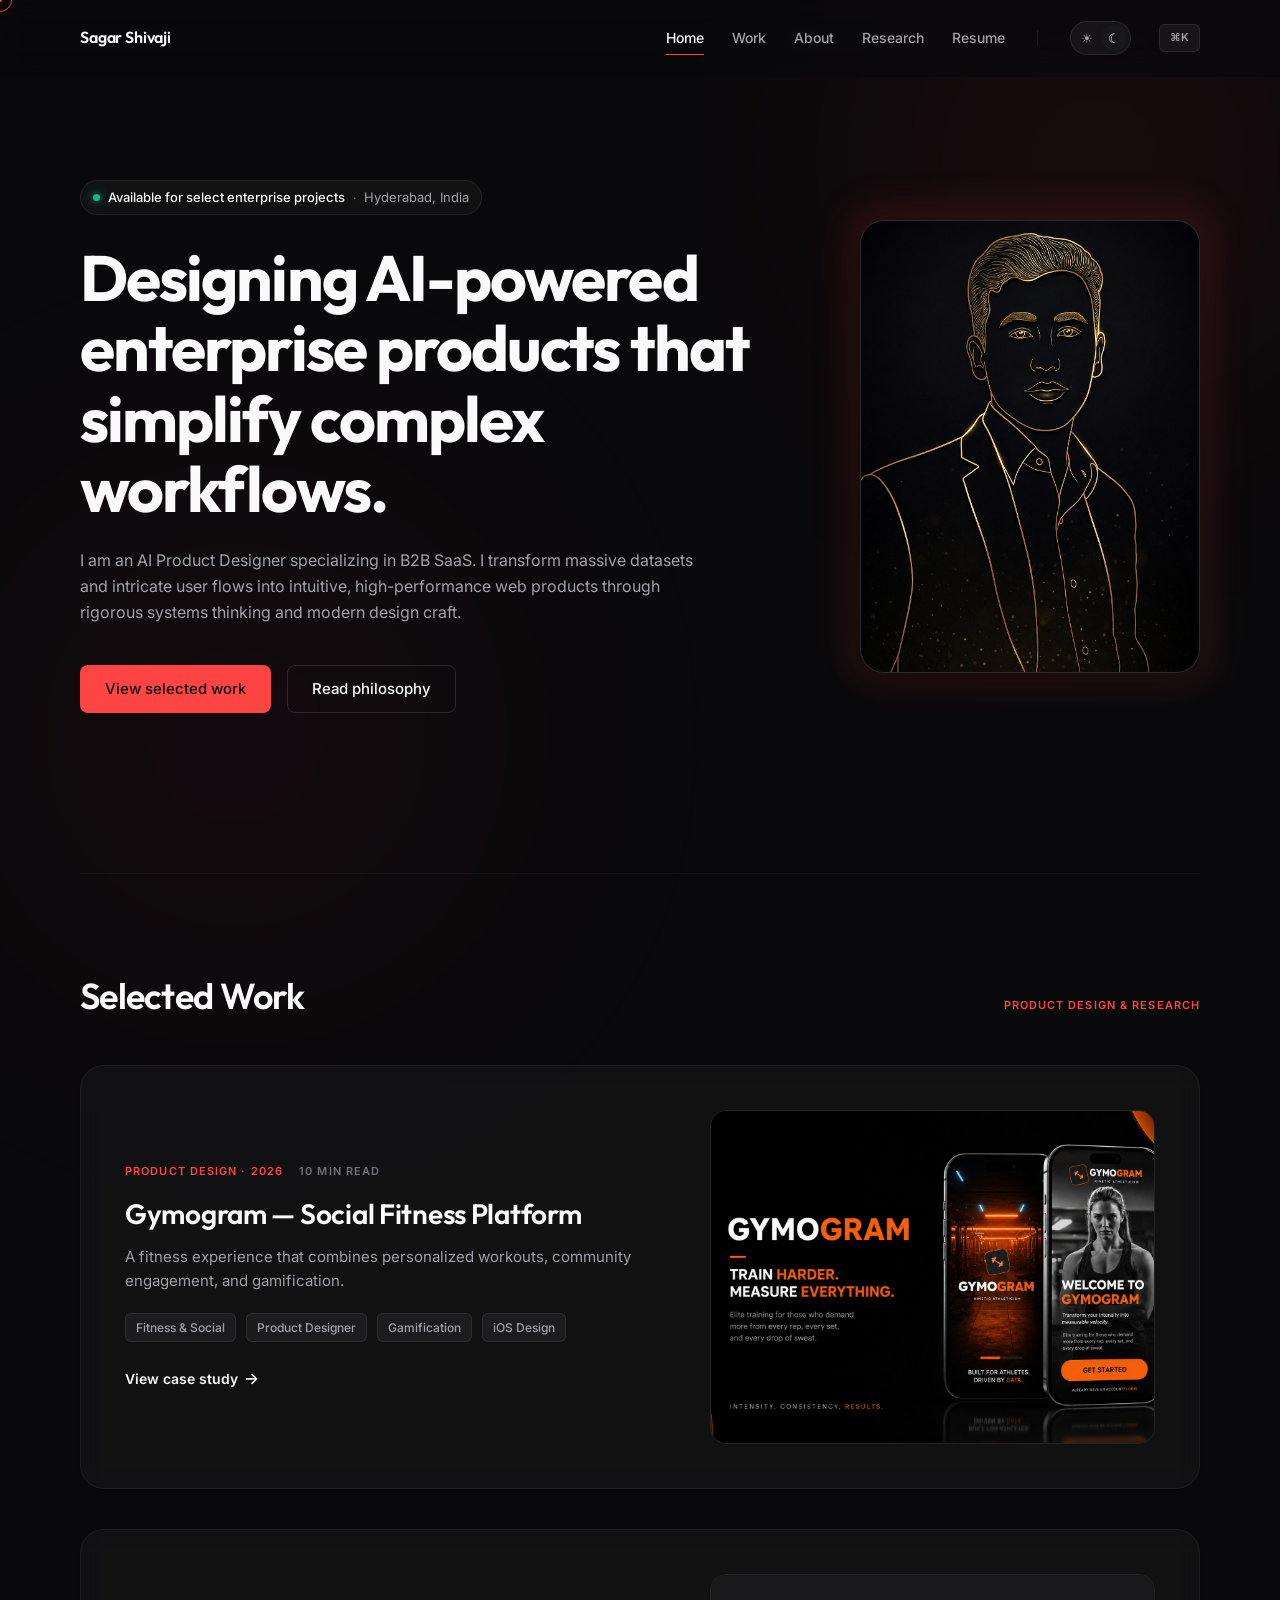
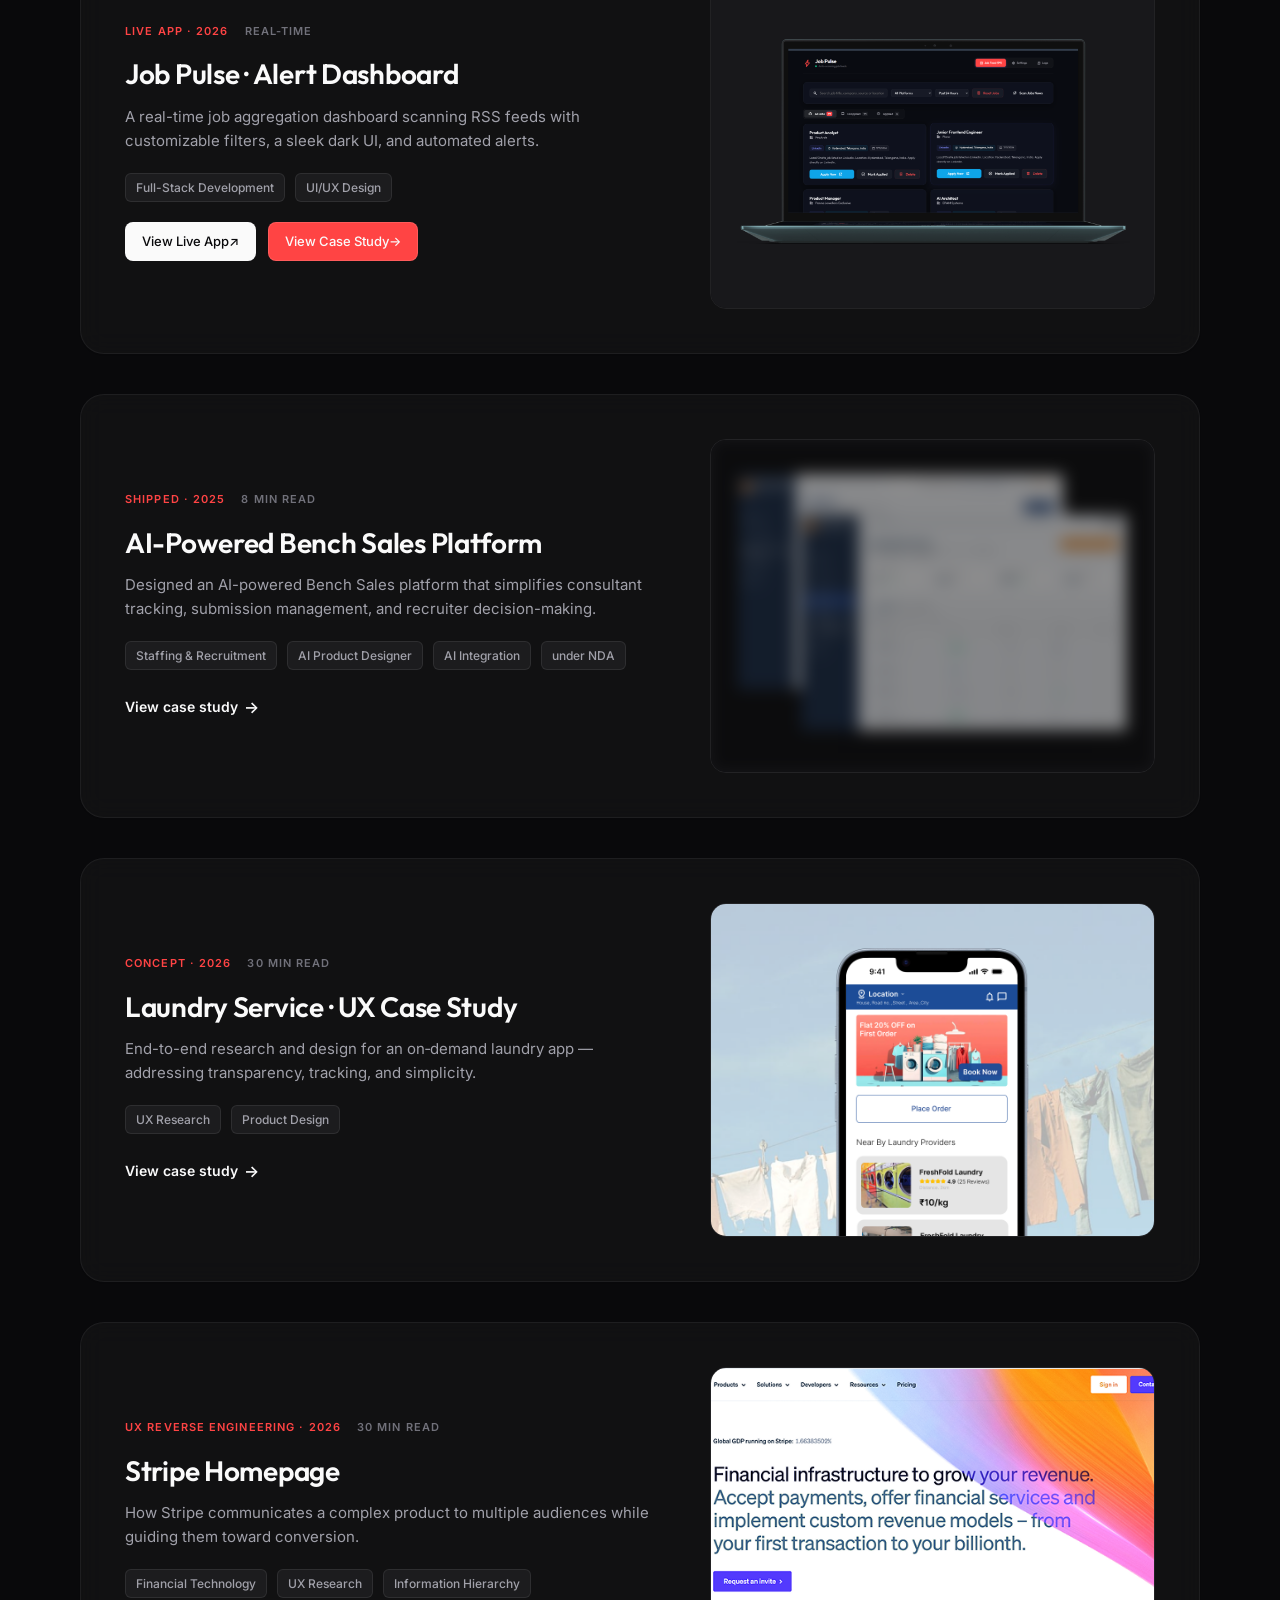
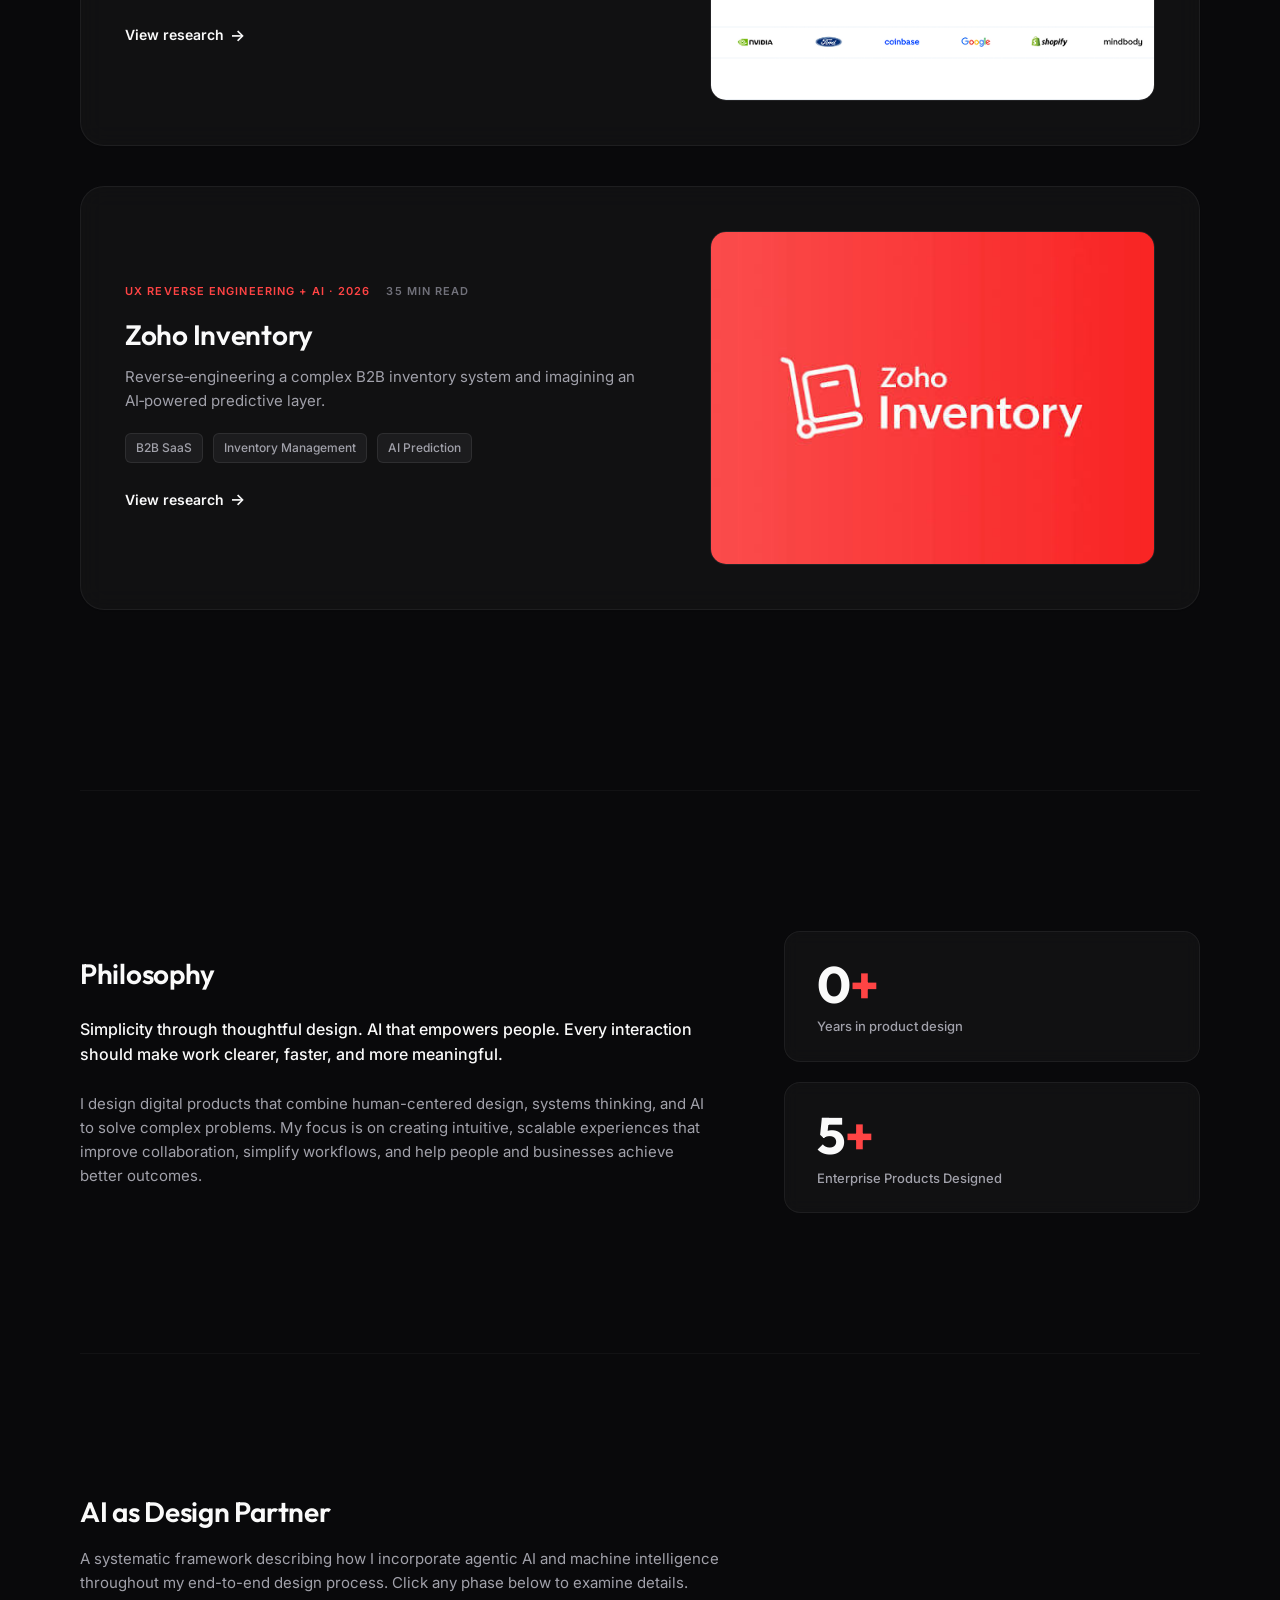
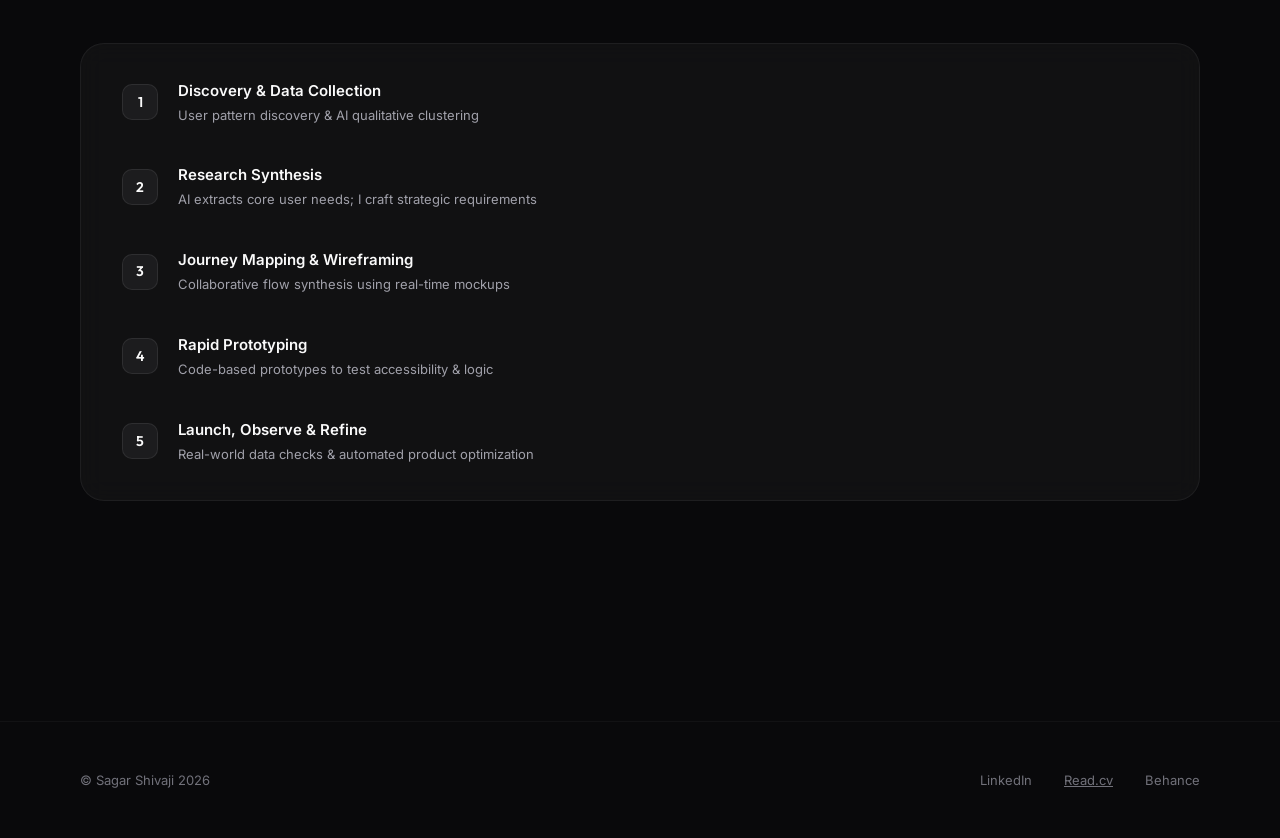
<file: index.html>
<!DOCTYPE html>
<html lang="en" data-theme="dark">
<head>
  <meta charset="UTF-8">
  <meta name="viewport" content="width=device-width, initial-scale=1.0, viewport-fit=cover">
  <title>Sagar Shivaji · AI Product Designer</title>
  <link rel="preconnect" href="https://fonts.googleapis.com">
  <link rel="preconnect" href="https://fonts.gstatic.com" crossorigin>
  <link href="https://fonts.googleapis.com/css2?family=Outfit:wght@400;500;600;700&family=Inter:wght@400;500;600&display=swap" rel="stylesheet">
  <link rel="stylesheet" href="style.css">
</head>
<body>
  <!-- Custom Glow Backgrounds -->
  <div class="glow-bg glow-bg-1"></div>
  <div class="glow-bg glow-bg-2"></div>

  <!-- Custom Cursor -->
  <div class="custom-cursor" id="customCursor"></div>
  <div class="custom-cursor-dot" id="customCursorDot"></div>

  <!-- Reading Progress Bar -->
  <div class="reading-progress" id="progressBar"></div>

  <!-- Mobile Menu Overlay & Menu -->
  <div class="mobile-menu-overlay" id="mobileMenuOverlay" onclick="closeMobileMenu()"></div>
  <div class="mobile-menu" id="mobileMenu">
    <a href="index.html">Home</a>
    <a href="work.html">Work</a>
    <a href="about.html">About</a>
    <a href="research.html">Research</a>
    <a href="https://drive.google.com/file/d/1omRwBxiVvXAOk9VDr32E-N42kdvG65BI/view" target="_blank">Resume</a>
    
      <div class="theme-toggle" id="themeToggleMobile" title="Toggle theme">
        <button class="theme-toggle-btn" data-theme="light" aria-label="Light mode">☀</button>
        <button class="theme-toggle-btn active" data-theme="dark" aria-label="Dark mode">☾</button>
      </div>
    </div>
  </div>

  <!-- Command Palette (⌘K) -->
  <div class="command-overlay" id="commandOverlay">
    <div class="command-panel">
      <div class="command-search-wrapper">
        <input type="text" class="command-search" placeholder="Search pages, case studies, research..." id="commandInput" autocomplete="off" autofocus>
        <div class="command-esc">ESC</div>
      </div>
      <div class="command-results" id="commandResults">
        <div class="command-group-title">Pages</div>
        <div class="command-item" data-action="index.html">
          <span class="command-item-left">Home</span>
          <span class="command-shortcut">⌘H</span>
        </div>
        <div class="command-item" data-action="work.html">
          <span class="command-item-left">Work</span>
          <span class="command-shortcut">⌘W</span>
        </div>
        <div class="command-item" data-action="about.html">
          <span class="command-item-left">About</span>
          <span class="command-shortcut">⌘A</span>
        </div>
        <div class="command-item" data-action="research.html">
          <span class="command-item-left">Research</span>
          <span class="command-shortcut">⌘R</span>
        </div>

        <div class="command-group-title">Case Studies</div>
        <div class="command-item" data-action="work/job-pulse.html">
          <span class="command-item-left">Job Pulse Alert Dashboard</span>
          <span class="command-shortcut">1</span>
        </div>
        <div class="command-item" data-action="work/bench-sales.html">
          <span class="command-item-left">Bench Sales Platform</span>
          <span class="command-shortcut">2</span>
        </div>
        <div class="command-item" data-action="work/lead-generator.html">
          <span class="command-item-left">Lead Generator</span>
          <span class="command-shortcut">3</span>
        </div>
        <div class="command-item" data-action="work/laundry-app.html">
          <span class="command-item-left">Laundry App</span>
          <span class="command-shortcut">4</span>
        </div>
      </div>
    </div>
  </div>

  <!-- Desktop Navigation Bar -->
  <nav class="nav" id="navbar">
    <div class="nav-inner">
      <div class="nav-logo" onclick="window.location.href='index.html'">
        
        <span class="logo-text">Sagar Shivaji</span>
      </div>
      <button class="mobile-menu-btn" onclick="toggleMobileMenu()" aria-label="Menu">
        <svg width="24" height="24" viewBox="0 0 24 24" fill="none" stroke="currentColor" stroke-width="2" stroke-linecap="round" stroke-linejoin="round">
          <line x1="3" y1="12" x2="21" y2="12"></line>
          <line x1="3" y1="6" x2="21" y2="6"></line>
          <line x1="3" y1="18" x2="21" y2="18"></line>
        </svg>
      </button>
      <div class="nav-links">
        <a href="index.html">Home</a>
        <a href="work.html">Work</a>
        <a href="about.html">About</a>
        <a href="research.html">Research</a>
        <a href="https://drive.google.com/file/d/1omRwBxiVvXAOk9VDr32E-N42kdvG65BI/view" target="_blank">Resume</a>
        <div class="nav-divider"></div>
        <div class="theme-toggle" id="themeToggle" title="Toggle theme">
          <button class="theme-toggle-btn" data-theme="light" aria-label="Light mode">☀</button>
          <button class="theme-toggle-btn active" data-theme="dark" aria-label="Dark mode">☾</button>
        </div>
        <span class="command-badge" onclick="openCommand()" title="Open Command Palette (⌘K)">⌘K</span>
      </div>
    </div>
  </nav>

  <!-- HOME PAGE CONTENT -->
  <div class="page" id="page-home">
    <main class="container">
      <section class="hero-section reveal">
        <div class="hero-grid">
          <div class="hero-intro">
            <div class="availability">
              <span class="status-dot"></span>
              <span class="small font-medium text-primary">Available for select enterprise projects</span>
              <span class="bullet-divider">·</span>
              <span class="small text-secondary">Hyderabad, India</span>
            </div>
            <h1 class="display-xl" style="margin-bottom:24px;">Designing AI-powered enterprise products that simplify complex workflows.</h1>
            <p class="body-large" style="margin-bottom:40px; max-width:620px;">
              I am an AI Product Designer specializing in B2B SaaS. I transform massive datasets and intricate user flows into intuitive, high-performance web products through rigorous systems thinking and modern design craft.
            </p>
            <div style="display:flex; gap:16px; flex-wrap:wrap; ">
              <a href="work.html" class="btn btn-primary btn-large" style="background-color: var(--accent);">View selected work</a>
              <a href="about.html" class="btn btn-secondary btn-large">Read philosophy</a>
            </div>
          </div>
          <div class="portrait-container">
            <div class="portrait-glow"></div>
            <div class="portrait">
              <img src="images/my-drawing.png" alt="Sagar Shivaji portrait" width="300" height="400">
            </div>
          </div>
        </div>
      </section>

      <div class="section-divider reveal"></div>

  <!-- SELECTED WORK + RESEARCH PREVIEW -->
<section class="page-section reveal" style="padding: 40px 0 80px;">
  <div style="display:flex; justify-content:space-between; align-items:baseline; margin-bottom:48px; flex-wrap:wrap; gap:16px;">
    <h2 class="heading-2 font-semibold">Selected Work</h2>
    <span class="caption accent-text font-semibold">Product Design & Research</span>
  </div>

  <!-- 1. Gymogram -->
  <div class="case-card" onclick="window.location.href='work/gymogram.html'">
    <div class="case-card-content">
      <div style="display:flex; gap:16px; margin-bottom:16px;">
        <span class="caption accent-text font-semibold">Product Design · 2026</span>
        <span class="caption text-tertiary">10 min read</span>
      </div>
      <h3 class="heading-3 font-semibold" style="margin-bottom:12px;">Gymogram — Social Fitness Platform</h3>
      <p class="body-base" style="margin-bottom:20px;">A fitness experience that combines personalized workouts, community engagement, and gamification.</p>
      <div class="case-meta">
        <span class="meta-tag">Fitness & Social</span>
        <span class="meta-tag">Product Designer</span>
        <span class="meta-tag">Gamification</span>
        <span class="meta-tag">iOS Design</span>
      </div>
      <a href="work/gymogram.html" class="card-cta" onclick="event.stopPropagation();">View case study <span class="arrow">→</span></a>
    </div>
    <div class="case-image-wrapper">
      <div class="case-image">
        <img src="images/gymogram/hero.png" alt="Gymogram Fitness App" style="filter:none; opacity:1;">
      </div>
    </div>
  </div>

  <!-- 2. Job Pulse -->
  <div class="case-card reveal" onclick="window.location.href='work/job-pulse.html'">
    <div class="case-card-content">
      <div style="display:flex; gap:16px; margin-bottom:16px;">
        <span class="caption accent-text font-semibold">Live App · 2026</span>
        <span class="caption text-tertiary">Real-time</span>
      </div>
      <h3 class="heading-3 font-semibold" style="margin-bottom:12px;">Job Pulse · Alert Dashboard</h3>
      <p class="body-base" style="margin-bottom:20px;">A real-time job aggregation dashboard scanning RSS feeds with customizable filters, a sleek dark UI, and automated alerts.</p>
      <div class="case-meta" style="margin-bottom:20px;">
        <span class="meta-tag">Full-Stack Development</span>
        <span class="meta-tag">UI/UX Design</span>
      </div>
      <div style="display:flex; gap:12px; margin-top:20px;">
        <a href="https://jobnotification-parzuu1ou-sagar197.vercel.app" class="btn btn-primary" target="_blank" onclick="event.stopPropagation();" style="padding:8px 16px; font-size:13px;">View Live App <span class="arrow">↗</span></a>
        <a href="work/job-pulse.html" class="btn btn-secondary" onclick="event.stopPropagation();" style="padding:8px 16px; font-size:13px; background-color:var(--accent);">View Case Study <span class="arrow">→</span></a>
      </div>
    </div>
    <div class="case-image-wrapper">
      <div class="case-image">
        <img src="images/job-pulse.png" alt="Job Pulse Alert Dashboard">
      </div>
    </div>
  </div>

  <!-- 3. Bench Sales -->
  <div class="case-card" onclick="window.location.href='work/bench-sales.html'">
    <div class="case-card-content">
      <div style="display:flex; gap:16px; margin-bottom:16px;">
        <span class="caption accent-text font-semibold">Shipped · 2025</span>
        <span class="caption text-tertiary">8 min read</span>
      </div>
      <h3 class="heading-3 font-semibold" style="margin-bottom:12px;">AI-Powered Bench Sales Platform</h3>
      <p class="body-base" style="margin-bottom:20px;">Designed an AI-powered Bench Sales platform that simplifies consultant tracking, submission management, and recruiter decision-making.</p>
      <div class="case-meta">
        <span class="meta-tag">Staffing & Recruitment</span>
        <span class="meta-tag">AI Product Designer</span>
        <span class="meta-tag">AI Integration</span>
        <span class="meta-tag">under NDA</span>
      </div>
      <a href="work/bench-sales.html" class="card-cta" onclick="event.stopPropagation();">View case study <span class="arrow">→</span></a>
    </div>
    <div class="case-image-wrapper">
      <div class="case-image">
        <img src="images/benchsales.png" alt="Bench Sales Platform" style="filter:blur(8px); opacity:0.5;">
      </div>
    </div>
  </div>

  <!-- 4. Laundry App -->
  <div class="case-card reveal" onclick="window.location.href='work/laundry-app.html'">
    <div class="case-card-content">
      <div style="display:flex; gap:16px; margin-bottom:16px;">
        <span class="caption accent-text font-semibold">Concept · 2026</span>
        <span class="caption text-tertiary">30 min read</span>
      </div>
      <h3 class="heading-3 font-semibold" style="margin-bottom:12px;">Laundry Service · UX Case Study</h3>
      <p class="body-base" style="margin-bottom:20px;">End-to-end research and design for an on‑demand laundry app — addressing transparency, tracking, and simplicity.</p>
      <div class="case-meta">
        <span class="meta-tag">UX Research</span>
        <span class="meta-tag">Product Design</span>
      </div>
      <a href="work/laundry-app.html" class="card-cta" onclick="event.stopPropagation();">View case study <span class="arrow">→</span></a>
    </div>
    <div class="case-image-wrapper">
      <div class="case-image">
        <img src="images/laundry app hero section.png" alt="Laundry service app concept">
      </div>
    </div>
  </div>

  <!-- ======================== -->
  <!-- RESEARCH CASE STUDIES   -->
  <!-- ======================== -->

  <!-- 5. Stripe Homepage · UX Reverse Engineering -->
  <div class="case-card" onclick="window.location.href='research/stripe.html'" >
    <div class="case-card-content">
      <div style="display:flex; gap:16px; margin-bottom:16px;">
        <span class="caption accent-text font-semibold">UX Reverse Engineering · 2026</span>
        <span class="caption text-tertiary">30 min read</span>
      </div>
      <h3 class="heading-3 font-semibold" style="margin-bottom:12px;">Stripe Homepage</h3>
      <p class="body-base" style="margin-bottom:20px;">How Stripe communicates a complex product to multiple audiences while guiding them toward conversion.</p>
      <div class="case-meta">
        <span class="meta-tag">Financial Technology</span>
        <span class="meta-tag">UX Research</span>
        <span class="meta-tag">Information Hierarchy</span>
      </div>
      <a href="research/stripe.html" class="card-cta" onclick="event.stopPropagation();">View research <span class="arrow">→</span></a>
    </div>
    <div class="case-image-wrapper">
      <div class="case-image">
        <img src="images/stripe/stripe homepage.png" alt="Stripe homepage analysis">
      </div>
    </div>
  </div>

  <!-- 6. Zoho Inventory · Reverse Engineering + AI Exploration -->
  <div class="case-card" onclick="window.location.href='research/Zoho.html'" >
    <div class="case-card-content">
      <div style="display:flex; gap:16px; margin-bottom:16px;">
        <span class="caption accent-text font-semibold">UX Reverse Engineering + AI · 2026</span>
        <span class="caption text-tertiary">35 min read</span>
      </div>
      <h3 class="heading-3 font-semibold" style="margin-bottom:12px;">Zoho Inventory</h3>
      <p class="body-base" style="margin-bottom:20px;">Reverse‑engineering a complex B2B inventory system and imagining an AI‑powered predictive layer.</p>
      <div class="case-meta">
        <span class="meta-tag">B2B SaaS</span>
        <span class="meta-tag">Inventory Management</span>
        <span class="meta-tag">AI Prediction</span>
      </div>
      <a href="/research/Zoho.html" class="card-cta" onclick="event.stopPropagation();">View research <span class="arrow">→</span></a>
    </div>
    <div class="case-image-wrapper">
      <div class="case-image">
        <!-- Replace with your own image when ready -->
        <img src="images/zoho/zoho inventory hero.jfif" alt="Zoho Inventory research">
      </div>
    </div>
  </div>

</section>

      <div class="section-divider reveal"></div>

      <!-- PHILOSOPHY PREVIEW -->
      <section class="page-section reveal" style="padding: 80px 0;">
        <div class="philosophy-grid">
          <div>
            <h2 class="heading-3 font-semibold" style="margin-bottom:24px;">Philosophy</h2>
            <p class="body-large text-primary" style="margin-bottom:24px; font-weight:500;">
  Simplicity through thoughtful design. AI that empowers people. Every interaction should make work clearer, faster, and more meaningful.
</p>

<p class="body-base text-secondary">
  I design digital products that combine human-centered design, systems thinking, and AI to solve complex problems. My focus is on creating intuitive, scalable experiences that improve collaboration, simplify workflows, and help people and businesses achieve better outcomes.
</p>

          </div>
          <div class="metrics-container">
            <div class="metric-card">
              <div class="metric-value-row">
                <span class="display-lg metric-number font-bold" data-target="1">1</span><span class="display-lg accent-text font-bold">+</span>
              </div>
              <p class="small text-secondary font-medium">Years in product design</p>
            </div>
            <div class="metric-card">
              <div class="metric-value-row">
                <span class="display-lg metric-number font-bold" data-target="6">0</span><span class="display-lg accent-text font-bold">+</span>
              </div>
              <p class="small text-secondary font-medium">Enterprise Products Designed</p>
            </div>
          </div>
        </div>
      </section>

      <div class="section-divider reveal"></div>

      <!-- AI DESIGN PARTNER SECTION -->
      <section class="page-section reveal" style="padding: 80px 0 120px;">
        <h2 class="heading-3 font-semibold" style="margin-bottom:16px;">AI as Design Partner</h2>
        <p class="body-base text-secondary" style="margin-bottom:48px; max-width:640px;">
          A systematic framework describing how I incorporate agentic AI and machine intelligence throughout my end-to-end design process. Click any phase below to examine details.
        </p>
        
        <div class="ai-workflow-container" id="aiWorkflow">
          <div class="workflow-step" data-step="1">
            <div class="step-icon">1</div>
            <div class="step-content">
              <strong>Discovery & Data Collection</strong>
              <p class="small text-secondary">User pattern discovery & AI qualitative clustering</p>
            </div>
          </div>
          <div class="ai-detail-card" id="detailCard1">
            <h4>Discovery Phase</h4>
            <p>I feed raw stakeholder transcripts, ticket lists, and user feedback logs into LLMs to automatically cluster behaviors, pain points, and friction points. This drastically speeds up finding initial directional hypotheses.</p>
            <div class="ai-detail-meta">
              <span>⏱ Timeline: 2-3 weeks</span>
              <span>👥 Collaborators: Design, PM, UX Research</span>
            </div>
            <div class="ai-progress-dots">
              <div class="ai-progress-dot filled"></div>
              <div class="ai-progress-dot"></div>
              <div class="ai-progress-dot"></div>
              <div class="ai-progress-dot"></div>
              <div class="ai-progress-dot"></div>
            </div>
          </div>

          <div class="workflow-step" data-step="2">
            <div class="step-icon">2</div>
            <div class="step-content">
              <strong>Research Synthesis</strong>
              <p class="small text-secondary">AI extracts core user needs; I craft strategic requirements</p>
            </div>
          </div>
          <div class="ai-detail-card" id="detailCard2">
          
            <h4>Research Synthesis</h4>
            <p>The AI highlights themes and organizes them into functional buckets. I validate these findings, remove hallucinations, and formulate the final design strategy and product requirements.</p>
            <div class="ai-detail-meta">
              <span>⏱ Timeline: 1-2 weeks</span>
              <span>👥 Collaborators: Product Design</span>
            </div>
            <div class="ai-progress-dots">
              <div class="ai-progress-dot filled"></div>
              <div class="ai-progress-dot filled"></div>
              <div class="ai-progress-dot"></div>
              <div class="ai-progress-dot"></div>
              <div class="ai-progress-dot"></div>
            </div>
          </div>

          <div class="workflow-step" data-step="3">
            <div class="step-icon">3</div>
            <div class="step-content">
              <strong>Journey Mapping & Wireframing</strong>
              <p class="small text-secondary">Collaborative flow synthesis using real-time mockups</p>
            </div>
          </div>
          <div class="ai-detail-card" id="detailCard3">
          
            <h4>Journey Mapping</h4>
            <p>We generate draft flows with AI mapping tools. We review these drafts with engineering teams to flag edge cases and technical constraints before entering the high-fidelity UI design phase.</p>
            <div class="ai-detail-meta">
              <span>⏱ Timeline: 1 week</span>
              <span>👥 Collaborators: Design + Frontend Eng</span>
            </div>
            <div class="ai-progress-dots">
              <div class="ai-progress-dot filled"></div>
              <div class="ai-progress-dot filled"></div>
              <div class="ai-progress-dot filled"></div>
              <div class="ai-progress-dot"></div>
              <div class="ai-progress-dot"></div>
            </div>
          </div>

          <div class="workflow-step" data-step="4">
            <div class="step-icon">4</div>
            <div class="step-content">
              <strong>Rapid Prototyping</strong>
              <p class="small text-secondary">Code-based prototypes to test accessibility & logic</p>
            </div>
          </div>
          <div class="ai-detail-card" id="detailCard4">
            <h4>Rapid Prototyping</h4>
            <p>Using code assistants to write functional HTML/JS prototypes of complex UI transitions and custom keyboard navigation logic, which helps with interactive user testing.</p>
            <div class="ai-detail-meta">
              <span>⏱ Timeline: 2 weeks</span>
              <span>👥 Collaborators: Design + Frontend Eng</span>
            </div>
            <div class="ai-progress-dots">
              <div class="ai-progress-dot filled"></div>
              <div class="ai-progress-dot filled"></div>
              <div class="ai-progress-dot filled"></div>
              <div class="ai-progress-dot filled"></div>
              <div class="ai-progress-dot"></div>
            </div>
          </div>

          <div class="workflow-step" data-step="5">
            <div class="step-icon">5</div>
            <div class="step-content">
              <strong>Launch, Observe & Refine</strong>
              <p class="small text-secondary">Real-world data checks & automated product optimization</p>
            </div>
          </div>
          <div class="ai-detail-card" id="detailCard5">
            <h4>Launch & Learn</h4>
            <p>Post-launch telemetry is clustered by AI agents to highlight recurring user errors, page slowdowns, or friction points, which feeds directly back into the next design iteration.</p>
            <div class="ai-detail-meta">
              <span>⏱ Timeline: Continuous</span>
              <span>👥 Collaborators: Core Product Team</span>
            </div>
            <div class="ai-progress-dots">
              <div class="ai-progress-dot filled"></div>
              <div class="ai-progress-dot filled"></div>
              <div class="ai-progress-dot filled"></div>
              <div class="ai-progress-dot filled"></div>
              <div class="ai-progress-dot filled"></div>
            </div>
          </div>
        </div>
      </section>
    </main>

    <footer class="footer">
      <div class="container footer-inner">
        <span class="small text-tertiary">© Sagar Shivaji 2026</span>
        <div class="footer-links">
          <a href="https://www.linkedin.com/in/sagar-shivaji-090904262/" class="small text-tertiary footer-link" target="_blank" rel="noopener">LinkedIn</a>
          <a href="https://drive.google.com/file/d/1omRwBxiVvXAOk9VDr32E-N42kdvG65BI/view" class="small text-tertiary footer-lin" target="_blank" rel="noopener">Read.cv</a>
          <a href="https://www.behance.net/sagarshivaji" class="small text-tertiary footer-link" target="_blank" rel="noopener">Behance</a>
        </div>
      </div>
    </footer>
  </div>

  <script src="script.js"></script>
  <!-- Google tag (gtag.js) -->
<script async src="https://www.googletagmanager.com/gtag/js?id=G-1BDRFHDY8E"></script>
<script>
  window.dataLayer = window.dataLayer || [];
  function gtag(){dataLayer.push(arguments);}
  gtag('js', new Date());

  gtag('config', 'G-1BDRFHDY8E');
</script>
</body>
</html>
</file>
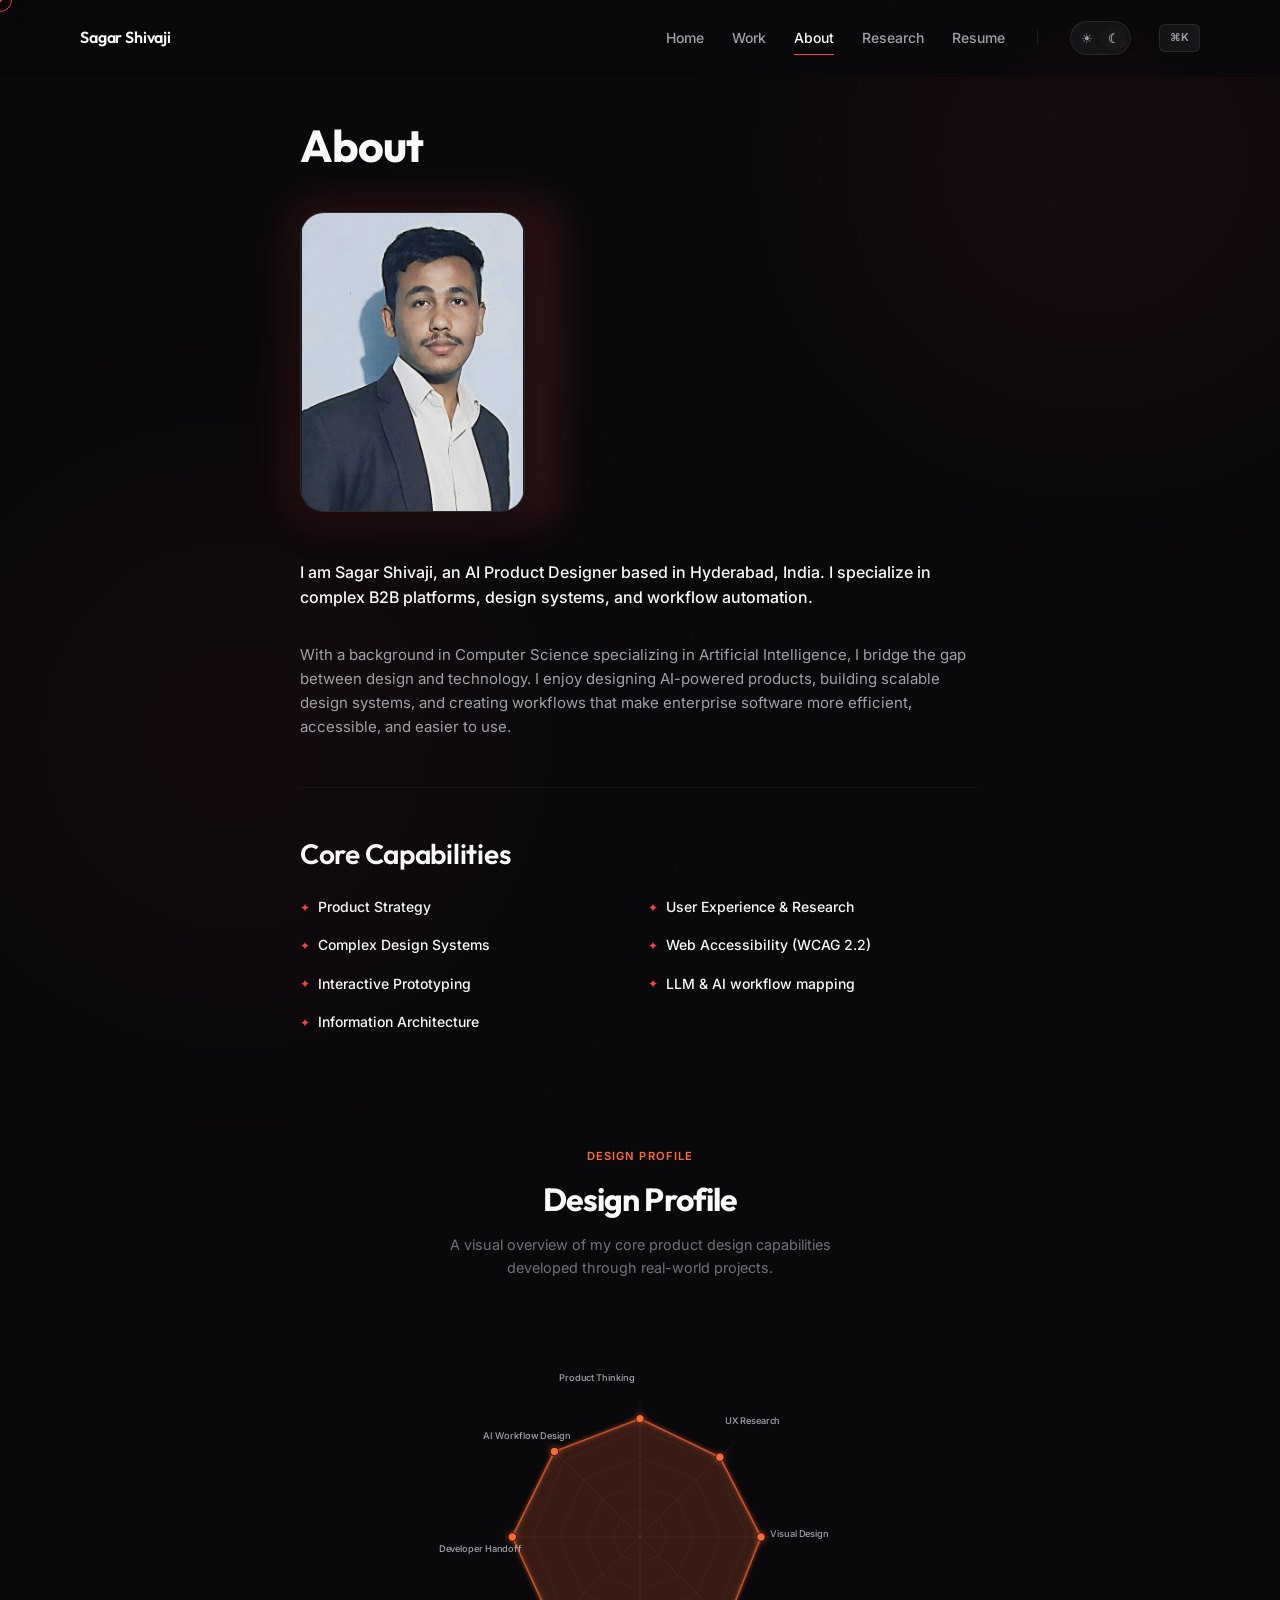
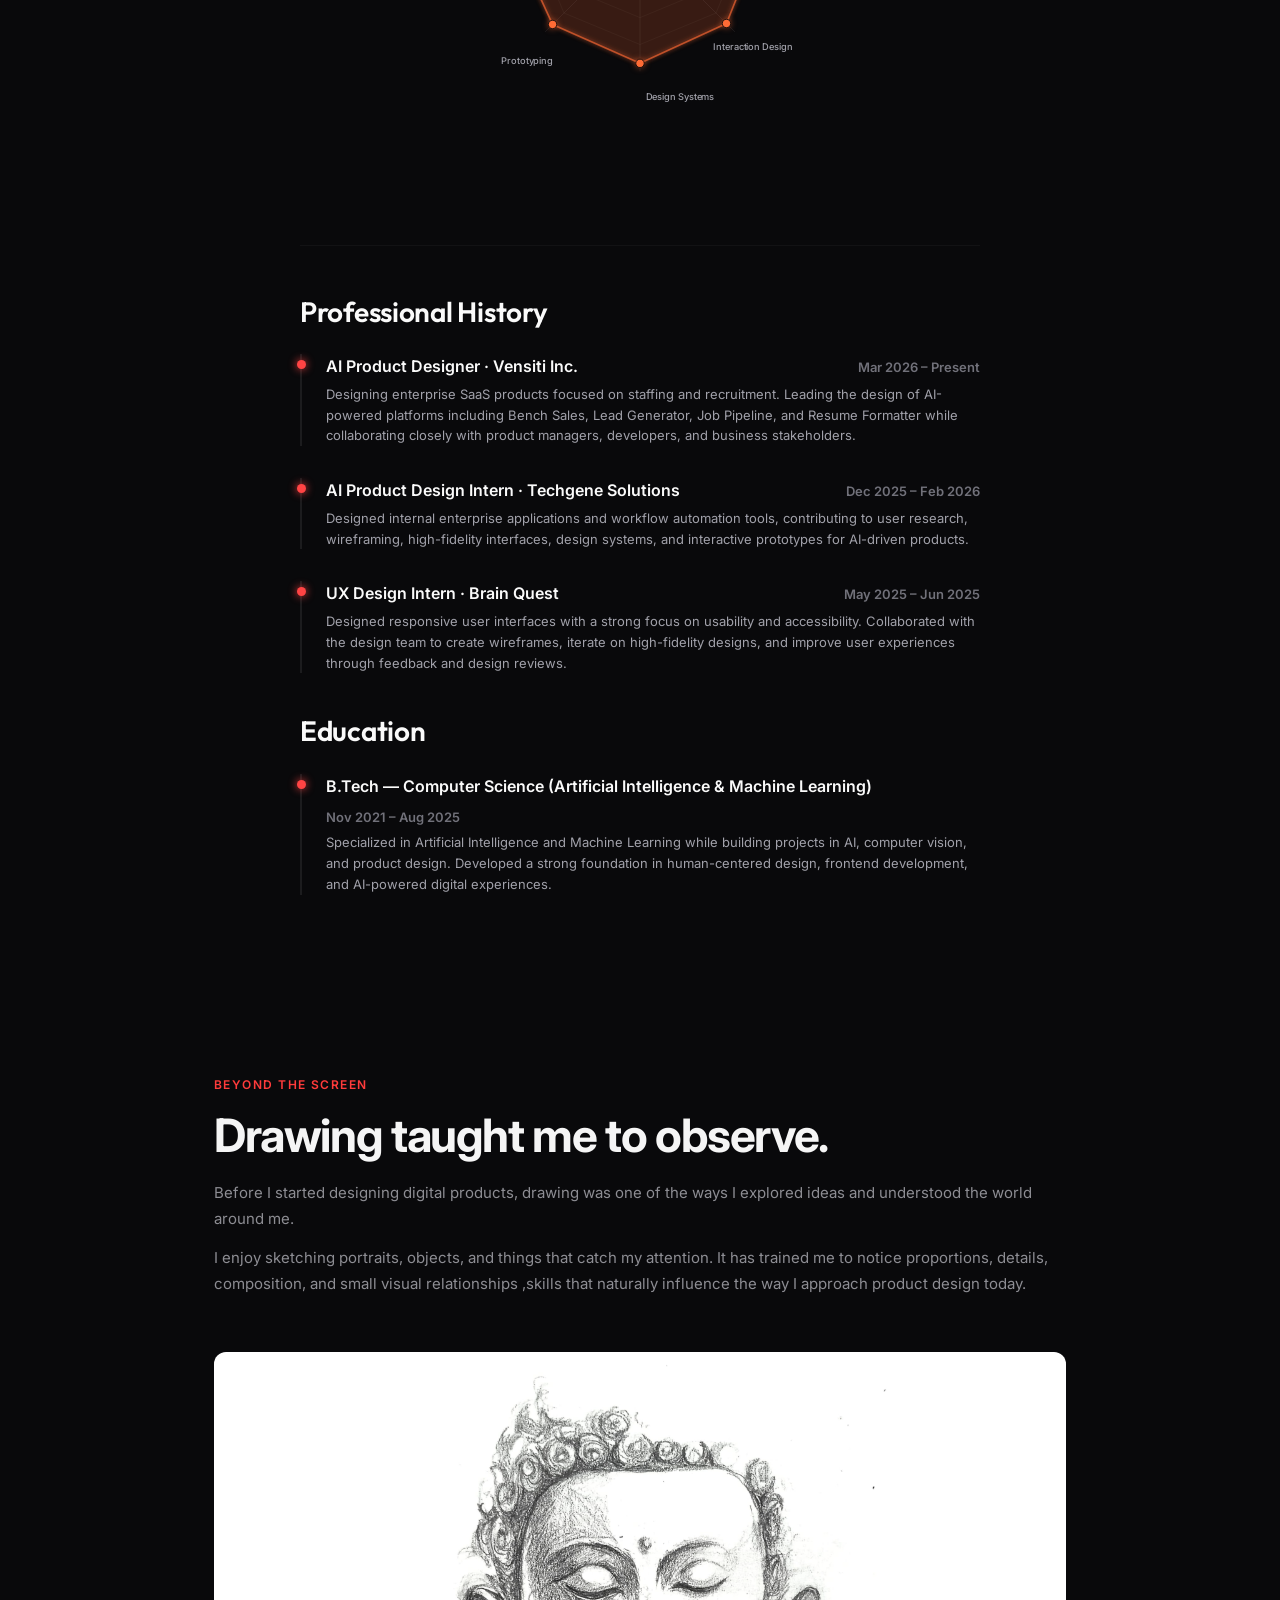
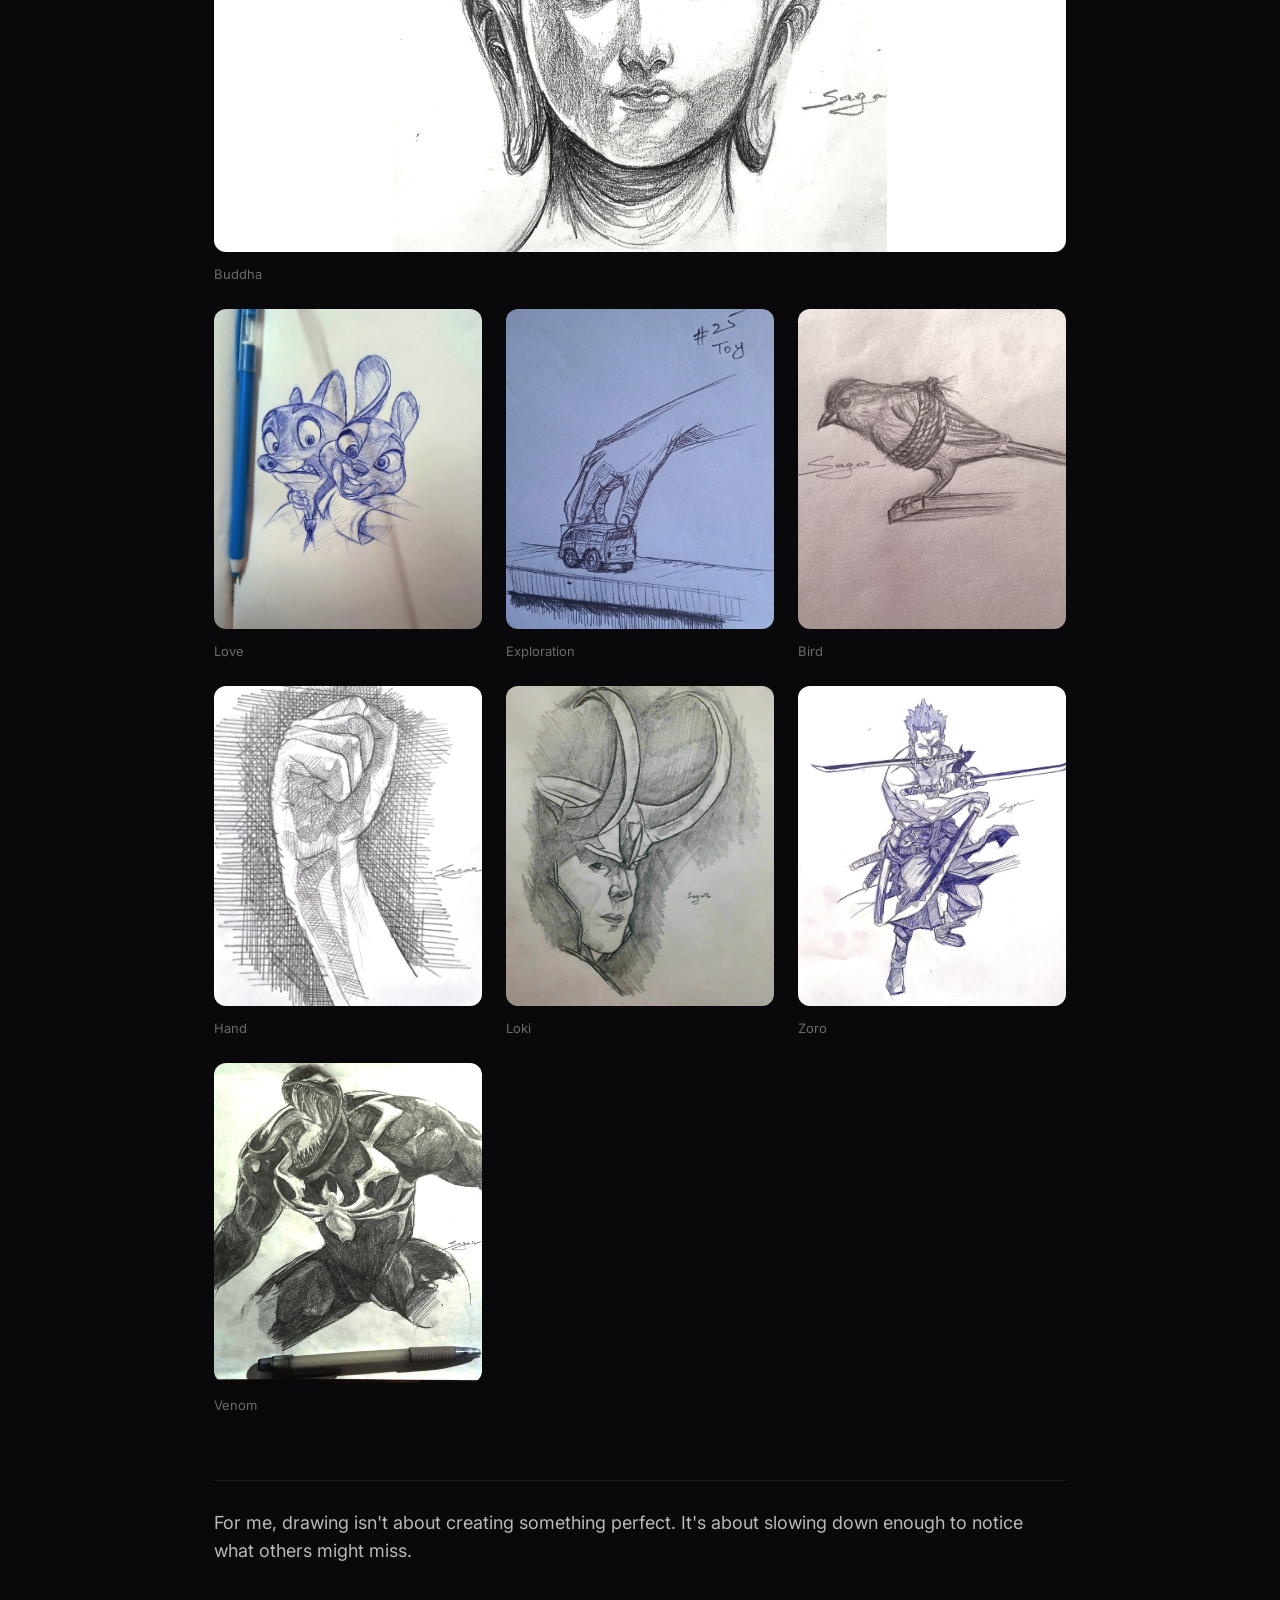
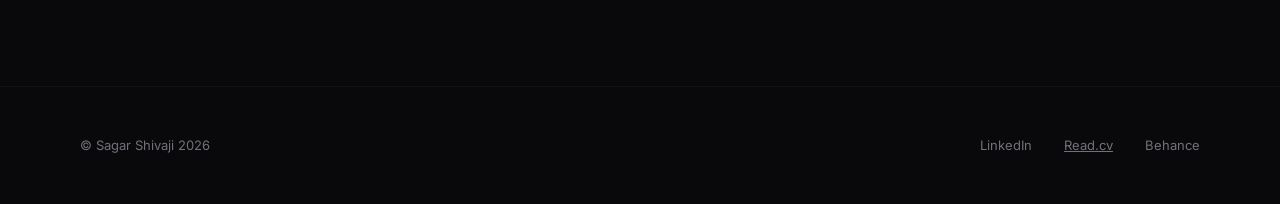
<file: about.html>
<!DOCTYPE html>
<html lang="en" data-theme="dark">
<head>
  <meta charset="UTF-8">
  <meta name="viewport" content="width=device-width, initial-scale=1.0, viewport-fit=cover">
  <title>Sagar Shivaji · About</title>
  <link rel="preconnect" href="https://fonts.googleapis.com">
  <link rel="preconnect" href="https://fonts.gstatic.com" crossorigin>
  <link href="https://fonts.googleapis.com/css2?family=Outfit:wght@400;500;600;700&family=Inter:wght@400;500;600&display=swap" rel="stylesheet">
  <link rel="stylesheet" href="style.css">
  <style> /* ── Design Profile Section ── */
.design-profile-section {
  padding: 60px 0 50px;
  position: relative;
  z-index: 1;
}
.design-profile-inner {
  max-width: 720px;
  margin: 0 auto;
  text-align: center;
}
.design-profile-label {
  display: inline-block;
  font-size: 0.7rem;
  text-transform: uppercase;
  letter-spacing: 0.1em;
  color: #FF6B35; /* accent */
  font-weight: 600;
  margin-bottom: 8px;
}
.design-profile-title {
  font-family: 'Outfit', sans-serif;
  font-size: 2rem;
  font-weight: 700;
  letter-spacing: -0.03em;
  color: var(--text-primary);
  margin-bottom: 8px;
}
.design-profile-subtitle {
  font-size: 0.9rem;
  color: var(--text-tertiary);
  max-width: 440px;
  margin: 0 auto 48px;
  line-height: 1.6;
  font-weight: 400;
}

/* Chart wrapper */
.radar-chart-wrapper {
  position: relative;
  display: flex;
  align-items: center;
  justify-content: center;
  max-width: 440px;
  margin: 0 auto;
  width: 100%;
}
.radar-chart-container {
  position: relative;
  width: 100%;
  max-width: 420px;
  aspect-ratio: 1 / 1;
}
.radar-chart-container svg {
  width: 100%;
  height: 100%;
  display: block;
}

/* SVG element styles */
.radar-grid-polygon {
  fill: none;
  stroke: rgba(255, 255, 255, 0.05);
  stroke-width: 1;
}
[data-theme="light"] .radar-grid-polygon {
  stroke: rgba(0, 0, 0, 0.06);
}
.radar-axis-line {
  stroke: rgba(255, 255, 255, 0.08);
  stroke-width: 1;
  transition: stroke 200ms ease;
}
[data-theme="light"] .radar-axis-line {
  stroke: rgba(0, 0, 0, 0.08);
}
.radar-axis-line.highlighted {
  stroke: #FF6B35;
  stroke-width: 1.5;
  stroke-opacity: 0.8;
}
.radar-data-polygon {
  fill: rgba(255, 107, 53, 0.1);
  stroke: rgba(255, 107, 53, 0.65);
  stroke-width: 2;
  stroke-linejoin: round;
  stroke-linecap: round;
  transition: all 350ms ease;
  transform-origin: 250px 250px;
  filter: url(#radarGlow);
}
[data-theme="light"] .radar-data-polygon {
  fill: rgba(255, 107, 53, 0.12);
  stroke: rgba(255, 107, 53, 0.7);
}
.radar-data-dot {
  fill: #FF6B35;
  stroke: var(--bg-primary);
  stroke-width: 1;
  transition: all 200ms ease;
  cursor: pointer;
  filter: drop-shadow(0 0 4px rgba(255, 107, 53, 0.5));
}
.radar-data-dot:hover {
  r: 7;
  filter: drop-shadow(0 0 8px rgba(255, 107, 53, 0.8));
}
.radar-data-dot.dimmed {
  opacity: 0.3;
  filter: none;
}
.radar-hit-area {
  fill: transparent;
  cursor: pointer;
  r: 18;
}
.radar-label {
  font-family: 'Inter', sans-serif;
  font-size: 11px;
  fill: var(--text-secondary);
  font-weight: 500;
  cursor: pointer;
  transition: all 200ms ease;
  letter-spacing: -0.01em;
  user-select: none;
}
.radar-label:hover {
  fill: var(--text-primary);
}
.radar-label.highlighted {
  fill: #FF6B35;
  font-weight: 600;
}
.radar-label.dimmed {
  opacity: 0.3;
}

/* Tooltip */
.radar-tooltip {
  position: fixed;
  z-index: 500;
  pointer-events: none;
  opacity: 0;
  transform: translateY(6px);
  transition: opacity 0.22s cubic-bezier(0.22, 1, 0.36, 1), transform 0.22s cubic-bezier(0.22, 1, 0.36, 1);
  background: #141417;
  border: 1px solid rgba(255, 255, 255, 0.12);
  border-radius: 14px;
  padding: 18px 20px;
  min-width: 240px;
  max-width: 300px;
  box-shadow: 0 16px 40px rgba(0, 0, 0, 0.55), 0 0 0 1px rgba(0, 0, 0, 0.3);
  backdrop-filter: blur(16px);
  -webkit-backdrop-filter: blur(16px);
}
[data-theme="light"] .radar-tooltip {
  background: #fcfcfd;
  border: 1px solid rgba(0, 0, 0, 0.1);
  box-shadow: 0 16px 40px rgba(0, 0, 0, 0.12), 0 0 0 1px rgba(0, 0, 0, 0.04);
}
.radar-tooltip.active {
  opacity: 1;
  transform: translateY(0);
}
.radar-tooltip-skill-name {
  font-family: 'Outfit', sans-serif;
  font-size: 1rem;
  font-weight: 600;
  color: var(--text-primary);
  margin-bottom: 2px;
  letter-spacing: -0.02em;
}
.radar-tooltip-score {
  font-family: 'Outfit', sans-serif;
  font-size: 2rem;
  font-weight: 700;
  color: #FF6B35;
  letter-spacing: -0.03em;
  line-height: 1;
  margin-bottom: 8px;
}
.radar-tooltip-score span {
  font-size: 0.9rem;
  font-weight: 400;
  color: var(--text-tertiary);
}
.radar-tooltip-desc {
  font-size: 0.8rem;
  color: var(--text-secondary);
  margin-bottom: 10px;
  line-height: 1.5;
}
.radar-tooltip-achievements {
  list-style: none;
  padding: 0;
  margin: 0;
  display: flex;
  flex-wrap: wrap;
  gap: 5px;
}
.radar-tooltip-achievements li {
  font-size: 0.7rem;
  color: var(--text-tertiary);
  background: var(--bg-tertiary);
  padding: 4px 10px;
  border-radius: 20px;
  font-weight: 500;
  white-space: nowrap;
  letter-spacing: -0.01em;
  border: 1px solid var(--border-subtle);
}
.radar-tooltip-arrow {
  position: absolute;
  width: 10px;
  height: 10px;
  background: #141417;
  border-left: 1px solid rgba(255, 255, 255, 0.12);
  border-top: 1px solid rgba(255, 255, 255, 0.12);
  transform: rotate(45deg);
}
[data-theme="light"] .radar-tooltip-arrow {
  background: #fcfcfd;
  border-left: 1px solid rgba(0, 0, 0, 0.1);
  border-top: 1px solid rgba(0, 0, 0, 0.1);
}

/* Responsive */
@media (max-width: 768px) {
  .design-profile-section {
    padding: 40px 0 30px;
  }
  .design-profile-title {
    font-size: 1.6rem;
  }
  .design-profile-subtitle {
    font-size: 0.82rem;
    margin-bottom: 32px;
    max-width: 340px;
  }
  .radar-chart-container {
    max-width: 340px;
  }
  .radar-label {
    font-size: 9px;
  }
  .radar-tooltip {
    min-width: 200px;
    max-width: 260px;
    padding: 14px 16px;
    border-radius: 12px;
  }
  .radar-tooltip-score {
    font-size: 1.6rem;
  }
  .radar-tooltip-skill-name {
    font-size: 0.9rem;
  }
  .radar-tooltip-achievements li {
    font-size: 0.65rem;
    padding: 3px 8px;
  }
}
@media (max-width: 420px) {
  .design-profile-section {
    padding: 32px 0 24px;
  }
  .design-profile-title {
    font-size: 1.4rem;
  }
  .design-profile-subtitle {
    font-size: 0.78rem;
    margin-bottom: 24px;
    max-width: 280px;
  }
  .radar-chart-container {
    max-width: 290px;
  }
  .radar-label {
    font-size: 8px;
  }
  .radar-tooltip {
    min-width: 180px;
    max-width: 230px;
    padding: 12px 14px;
    border-radius: 10px;
  }
  .radar-tooltip-score {
    font-size: 1.4rem;
  }
  .radar-tooltip-skill-name {
    font-size: 0.82rem;
  }
  .radar-tooltip-desc {
    font-size: 0.7rem;
  }
  .radar-tooltip-achievements li {
    font-size: 0.6rem;
    padding: 2px 7px;
  }
}</style>
</head>
<body>
  <!-- Custom Glow Backgrounds -->
  <div class="glow-bg glow-bg-1"></div>
  <div class="glow-bg glow-bg-2"></div>

  <!-- Custom Cursor -->
  <div class="custom-cursor" id="customCursor"></div>
  <div class="custom-cursor-dot" id="customCursorDot"></div>

  <!-- Reading Progress Bar -->
  <div class="reading-progress" id="progressBar"></div>

  <!-- Mobile Menu Overlay & Menu -->
  <div class="mobile-menu-overlay" id="mobileMenuOverlay" onclick="closeMobileMenu()"></div>
  <div class="mobile-menu" id="mobileMenu">
    <a href="index.html">Home</a>
    <a href="work.html">Work</a>
    <a href="about.html">About</a>
    <a href="research.html">Research</a>
    <a href="https://drive.google.com/file/d/1omRwBxiVvXAOk9VDr32E-N42kdvG65BI/view" target="_blank">Resume</a>
    <div class="mobile-theme-section">
      <span class="small font-medium">Theme</span>
      <div class="theme-toggle" id="themeToggleMobile" title="Toggle theme">
        <button class="theme-toggle-btn" data-theme="light" aria-label="Light mode">☀</button>
        <button class="theme-toggle-btn active" data-theme="dark" aria-label="Dark mode">☾</button>
      </div>
    </div>
  </div>

  <!-- Command Palette (⌘K) -->
  <div class="command-overlay" id="commandOverlay">
    <div class="command-panel">
      <div class="command-search-wrapper">
        <input type="text" class="command-search" placeholder="Search pages, case studies, research..." id="commandInput" autocomplete="off" autofocus>
        <div class="command-esc">ESC</div>
      </div>
      <div class="command-results" id="commandResults">
        <div class="command-group-title">Pages</div>
        <div class="command-item" data-action="index.html">
          <span class="command-item-left">Home</span>
          <span class="command-shortcut">⌘H</span>
        </div>
        <div class="command-item" data-action="work.html">
          <span class="command-item-left">Work</span>
          <span class="command-shortcut">⌘W</span>
        </div>
        <div class="command-item" data-action="about.html">
          <span class="command-item-left">About</span>
          <span class="command-shortcut">⌘A</span>
        </div>
        <div class="command-item" data-action="research.html">
          <span class="command-item-left">Research</span>
          <span class="command-shortcut">⌘R</span>
        </div>

        <div class="command-group-title">Case Studies</div>
        <div class="command-item" data-action="work/job-pulse.html">
          <span class="command-item-left">Job Pulse Alert Dashboard</span>
          <span class="command-shortcut">1</span>
        </div>
        <div class="command-item" data-action="work/bench-sales.html">
          <span class="command-item-left">Bench Sales Platform</span>
          <span class="command-shortcut">2</span>
        </div>
        <div class="command-item" data-action="work/lead-generator.html">
          <span class="command-item-left">Lead Generator</span>
          <span class="command-shortcut">3</span>
        </div>
        <div class="command-item" data-action="work/laundry-app.html">
          <span class="command-item-left"> Laundry App</span>
          <span class="command-shortcut">4</span>
        </div>
      </div>
    </div>
  </div>

  <!-- Desktop Navigation Bar -->
  <nav class="nav" id="navbar">
    <div class="nav-inner">
      <div class="nav-logo" onclick="window.location.href='index.html'">
    
        <span class="logo-text">Sagar Shivaji</span>
      </div>
      <button class="mobile-menu-btn" onclick="toggleMobileMenu()" aria-label="Menu">
        <svg width="24" height="24" viewBox="0 0 24 24" fill="none" stroke="currentColor" stroke-width="2" stroke-linecap="round" stroke-linejoin="round">
          <line x1="3" y1="12" x2="21" y2="12"></line>
          <line x1="3" y1="6" x2="21" y2="6"></line>
          <line x1="3" y1="18" x2="21" y2="18"></line>
        </svg>
      </button>
      <div class="nav-links">
        <a href="index.html">Home</a>
        <a href="work.html">Work</a>
        <a href="about.html">About</a>
        <a href="research.html">Research</a>
        <a href="https://drive.google.com/file/d/1omRwBxiVvXAOk9VDr32E-N42kdvG65BI/view" target="_blank">Resume</a>
        <div class="nav-divider"></div>
        <div class="theme-toggle" id="themeToggle" title="Toggle theme">
          <button class="theme-toggle-btn" data-theme="light" aria-label="Light mode">☀</button>
          <button class="theme-toggle-btn active" data-theme="dark" aria-label="Dark mode">☾</button>
        </div>
        <span class="command-badge" onclick="openCommand()" title="Open Command Palette (⌘K)">⌘K</span>
      </div>
    </div>
  </nav>

  <!-- ABOUT CONTENT -->
  <div class="page" id="page-about">
    <main class="container">
      <section class="page-section">
        <div class="reading-width">
          <h1 class="heading-1 reveal" style="margin-bottom:40px;">About</h1>
          <div class="portrait-container reveal" style="width:250px; height: 300px; margin-bottom:48px; ">
            <div class="portrait-glow"></div>
            <div class="portrait" style="width:90%; height: 100%; border-radius: 24px; overflow:hidden;">
              <img src="images/my image.jpg" alt="Sagar portrait">
            </div>
          </div>
          <p class="body-large reveal text-primary" style="margin-bottom:32px; font-weight:500;">I am Sagar Shivaji, an AI Product Designer based in Hyderabad, India. I specialize in complex B2B platforms, design systems, and workflow automation.</p>
          <p class="body-base reveal text-secondary" style="margin-bottom:24px;">With a background in Computer Science specializing in Artificial Intelligence, I bridge the gap between design and technology. I enjoy designing AI-powered products, building scalable design systems, and creating workflows that make enterprise software more efficient, accessible, and easier to use.</p>
          
          <div class="divider reveal"></div>
          
          <h2 class="heading-3 reveal font-semibold" style="margin-bottom:24px;">Core Capabilities</h2>
          <div class="reveal capabilities-grid" style="display:grid; grid-template-columns:1fr 1fr; gap:16px; margin-bottom:48px;">
            <div class="capability-item"><span class="bullet">✦</span> Product Strategy</div>
            <div class="capability-item"><span class="bullet">✦</span> User Experience & Research</div>
            <div class="capability-item"><span class="bullet">✦</span> Complex Design Systems</div>
            <div class="capability-item"><span class="bullet">✦</span> Web Accessibility (WCAG 2.2)</div>
            <div class="capability-item"><span class="bullet">✦</span> Interactive Prototyping</div>
            <div class="capability-item"><span class="bullet">✦</span> LLM & AI workflow mapping</div>
            <div class="capability-item"><span class="bullet">✦</span> Information Architecture</div>
          </div>
          <!-- ═══════════════════════════════════════
     DESIGN PROFILE – RADAR CHART SECTION
     ═══════════════════════════════════════ -->
<section class="design-profile-section reveal" id="designProfileSection">
  <div class="design-profile-inner">
    <span class="design-profile-label">Design Profile</span>
    <h2 class="design-profile-title">Design Profile</h2>
    <p class="design-profile-subtitle">
      A visual overview of my core product design capabilities developed through real-world projects.
    </p>

    <div class="radar-chart-wrapper">
      <div class="radar-chart-container" id="radarChartContainer">
        <svg viewBox="0 0 500 500" xmlns="http://www.w3.org/2000/svg" id="radarSvg">
          <defs>
            <filter id="radarGlow" x="-30%" y="-30%" width="160%" height="160%">
              <feGaussianBlur stdDeviation="2.5" result="blur" />
              <feMerge>
                <feMergeNode in="blur" />
                <feMergeNode in="SourceGraphic" />
              </feMerge>
            </filter>
            <filter id="dotGlow" x="-60%" y="-60%" width="220%" height="220%">
              <feGaussianBlur stdDeviation="1.8" result="blur" />
              <feMerge>
                <feMergeNode in="blur" />
                <feMergeNode in="SourceGraphic" />
              </feMerge>
            </filter>
          </defs>
          <!-- Grid polygons (generated by JS) -->
          <g id="gridGroup"></g>
          <!-- Axis lines (generated by JS) -->
          <g id="axisGroup"></g>
          <!-- Data polygon -->
          <polygon
            id="dataPolygon"
            class="radar-data-polygon"
            points=""
            style="transform: scale(0); transition: transform 0.7s cubic-bezier(0.34, 1.56, 0.64, 1);"
          />
          <!-- Data dots (generated by JS) -->
          <g id="dataDotsGroup"></g>
          <!-- Hit areas (generated by JS) -->
          <g id="hitAreasGroup"></g>
          <!-- Labels (generated by JS) -->
          <g id="labelsGroup"></g>
        </svg>
      </div>
    </div>
  </div>
</section>

<!-- Tooltip (positioned fixed, outside the chart) -->
<div class="radar-tooltip" id="radarTooltip">
  <div class="radar-tooltip-arrow" id="radarTooltipArrow"></div>
  <div class="radar-tooltip-skill-name" id="tooltipSkillName"></div>
  <div class="radar-tooltip-score" id="tooltipScore"></div>
  <div class="radar-tooltip-desc" id="tooltipDesc"></div>
  <ul class="radar-tooltip-achievements" id="tooltipAchievements"></ul>
</div>
          
          <div class="divider reveal"></div>
          
          <h2 class="heading-3 reveal font-semibold" style="margin-bottom:24px;">Professional History</h2>
          <div class="timeline-item reveal" style="margin-bottom:32px;">
            <div class="timeline-header">
              <h4 class="font-semibold text-primary">AI Product Designer · Vensiti Inc.</h4>
              <span class="timeline-date small font-semibold">Mar 2026 – Present</span>
            </div>
            <p class="small text-secondary" style="margin-top: 4px;">Designing enterprise SaaS products focused on staffing and recruitment. Leading the design of AI-powered platforms including Bench Sales, Lead Generator, Job Pipeline, and Resume Formatter while collaborating closely with product managers, developers, and business stakeholders.</p>
          </div>
          <div class="timeline-item reveal" style="margin-bottom:32px;">
            <div class="timeline-header">
              <h4 class="font-semibold text-primary">AI Product Design Intern · Techgene Solutions</h4>
              <span class="timeline-date small font-semibold">Dec 2025 – Feb 2026</span>
            </div>
            <p class="small text-secondary" style="margin-top: 4px;">Designed internal enterprise applications and workflow automation tools, contributing to user research, wireframing, high-fidelity interfaces, design systems, and interactive prototypes for AI-driven products.</p>
          </div>
          <div class="timeline-item reveal">
            <div class="timeline-header">
              <h4 class="font-semibold text-primary">UX Design Intern · Brain Quest</h4>
              <span class="timeline-date small font-semibold">May 2025 – Jun 2025</span>
            </div>
            <p class="small text-secondary" style="margin-top: 4px;">Designed responsive user interfaces with a strong focus on usability and accessibility. Collaborated with the design team to create wireframes, iterate on high-fidelity designs, and improve user experiences through feedback and design reviews.</p>
          </div>

          <h2 class="heading-3 reveal font-semibold" style="margin-bottom:24px; margin-top: 40px;">Education</h2>
          <div class="timeline-item reveal">
            <div class="timeline-header">
              <h4 class="font-semibold text-primary">B.Tech — Computer Science (Artificial Intelligence & Machine Learning)</h4>
              <span class="timeline-date small font-semibold">Nov 2021 – Aug 2025</span>
            </div>
            <p class="small text-secondary" style="margin-top: 4px;">Specialized in Artificial Intelligence and Machine Learning while building projects in AI, computer vision, and product design. Developed a strong foundation in human-centered design, frontend development, and AI-powered digital experiences.</p>
          </div>
        </div>
      </section>
      <section class="sketchbook-section" >
       <div class="sketchbook-header">
    <span class="section-label">BEYOND THE SCREEN</span>

    <h2>Drawing taught me to observe.</h2>

    <p>
      Before I started designing digital products, drawing was one of the ways I explored ideas and understood the world around me.
    </p>

    <p>
      I enjoy sketching portraits, objects, and things that catch my attention. It has trained me to notice proportions, details,
      composition, and small visual relationships ,skills that naturally influence the way I approach product design today.
    </p>
  </div>

  <div class="sketch-grid">

    <!-- Featured drawing -->
    <figure class="sketch sketch-featured">
      <img src="Sketches/Buddha.jpeg" alt="Portrait drawing by Sagar Shivaji">
      <figcaption>Buddha</figcaption>
    </figure>

    <figure class="sketch">
      <img src="Sketches/love.jpeg" alt="Observational sketch by Sagar Shivaji">
      <figcaption>Love</figcaption>
    </figure>

    <figure class="sketch">
      <img src="Sketches/toy.jpeg" alt="Concept sketch by Sagar Shivaji">
      <figcaption>Exploration</figcaption>
    </figure>

    <figure class="sketch">
      <img src="Sketches/bird.jpeg" alt="Sketchbook drawing by Sagar Shivaji">
      <figcaption>Bird</figcaption>
    </figure>

    <figure class="sketch">
      <img src="Sketches/Hand.jpeg" alt="Detailed pencil artwork by Sagar Shivaji">
      <figcaption>Hand</figcaption>
    </figure>
    <figure class="sketch">
      <img src="Sketches/loki.jpeg" alt="Detailed pencil artwork by Sagar Shivaji">
      <figcaption>Loki</figcaption>
    </figure>
    <figure class="sketch">
      <img src="Sketches/zoro.jpeg" alt="Detailed pencil artwork by Sagar Shivaji">
      <figcaption>Zoro</figcaption>
    </figure>
    <figure class="sketch">
      <img src="Sketches/venom.jpeg" alt="Detailed pencil artwork by Sagar Shivaji">
      <figcaption>Venom</figcaption>
    </figure>

  </div>

  <div class="sketchbook-footer">
    <p>
      For me, drawing isn't about creating something perfect.
      It's about slowing down enough to notice what others might miss.
    </p>
  </div>
</section>
    </main>
    <footer class="footer">
      <div class="container footer-inner">
        <span class="small text-tertiary">© Sagar Shivaji 2026</span>
        <div class="footer-links">
          <a href="https://www.linkedin.com/in/sagar-shivaji-090904262/" class="small text-tertiary footer-link" target="_blank" rel="noopener">LinkedIn</a>
          <a href="https://drive.google.com/file/d/1omRwBxiVvXAOk9VDr32E-N42kdvG65BI/view" class="small text-tertiary footer-lin" target="_blank" rel="noopener">Read.cv</a>
          <a href="https://www.behance.net/sagarshivaji" class="small text-tertiary footer-link" target="_blank" rel="noopener">Behance</a>
        </div>
      </div>
    </footer>
  </div>

  <script src="script.js"></script>
  <!-- Google tag (gtag.js) -->
<script async src="https://www.googletagmanager.com/gtag/js?id=G-1BDRFHDY8E"></script>
<script>
  window.dataLayer = window.dataLayer || [];
  function gtag(){dataLayer.push(arguments);}
  gtag('js', new Date());

  gtag('config', 'G-1BDRFHDY8E');
</script>
<script>// ═══════════════════════════════════════
// RADAR CHART INITIALIZATION
// ═══════════════════════════════════════
function initRadarChart() {
  const svg = document.getElementById('radarSvg');
  const gridGroup = document.getElementById('gridGroup');
  const axisGroup = document.getElementById('axisGroup');
  const dataPolygon = document.getElementById('dataPolygon');
  const dataDotsGroup = document.getElementById('dataDotsGroup');
  const hitAreasGroup = document.getElementById('hitAreasGroup');
  const labelsGroup = document.getElementById('labelsGroup');
  const tooltip = document.getElementById('radarTooltip');
  const tooltipArrow = document.getElementById('radarTooltipArrow');
  const tooltipSkillName = document.getElementById('tooltipSkillName');
  const tooltipScore = document.getElementById('tooltipScore');
  const tooltipDesc = document.getElementById('tooltipDesc');
  const tooltipAchievements = document.getElementById('tooltipAchievements');
  const designProfileSection = document.getElementById('designProfileSection');

  const cx = 250;
  const cy = 250;
  const chartRadius = 160;
  const labelRadius = 190;
  const gridLevels = [0.2, 0.4, 0.6, 0.8, 1.0];

  // Competency data (ordered clockwise from top)
  const competencies = [
    {
      name: 'Product Thinking',
      score: 88,
      description: 'Strategic product vision, roadmap planning, and feature prioritization.',
      achievements: ['Feature Prioritization', 'User Story Mapping', 'Market Analysis', 'Stakeholder Alignment', 'Product Strategy Workshops', 'OKR-Driven Design']
    },
    {
      name: 'UX Research',
      score: 84,
      description: 'User-centered research methodologies and insight synthesis.',
      achievements: ['User Interviews', 'Usability Testing', 'Competitive Analysis', 'Persona Development', 'Journey Mapping', 'Affinity Diagramming']
    },
    {
      name: 'Visual Design',
      score: 90,
      description: 'Crafting polished, cohesive visual experiences with meticulous detail.',
      achievements: ['UI Design', 'Typography Systems', 'Color Theory', 'Iconography', 'Micro-Interactions', 'Responsive Layouts']
    },
    {
      name: 'Interaction Design',
      score: 91,
      description: 'Designing intuitive, delightful interactions and micro-moments.',
      achievements: ['Micro-Interactions', 'Gesture Design', 'Animation Curves', 'State Management', 'User Flows', 'Haptic Feedback']
    },
    {
      name: 'Design Systems',
      score: 94,
      description: 'Building scalable, consistent design frameworks across products.',
      achievements: ['Components', 'Variables', 'Tokens', 'Auto Layout', 'Scalable UI Libraries', 'Documentation']
    },
    {
      name: 'Prototyping',
      score: 92,
      description: 'High-fidelity interactive prototypes for rapid validation.',
      achievements: ['Interactive Prototypes', 'Conditional Logic', 'Variables & Expressions', 'User Testing', 'Rapid Iteration', 'Figma Advanced']
    },
    {
      name: 'Developer Handoff',
      score: 95,
      description: 'Seamless design-to-development collaboration and specification.',
      achievements: ['Design Tokens', 'Auto Layout', 'Dev Mode', 'Component Documentation', 'React Developer Collaboration', 'Production Projects']
    },
    {
      name: 'AI Workflow Design',
      score: 90,
      description: 'Designing AI-powered product experiences and intelligent workflows.',
      achievements: ['LLM Integration', 'Prompt Engineering', 'AI UX Patterns', 'Conversational UI', 'Trust & Transparency', 'Feedback Loops']
    }
  ];

  const numAxes = competencies.length;
  const angleStep = (2 * Math.PI) / numAxes;
  const startAngle = -Math.PI / 2; // top

  // Helper: get point on chart
  function getPoint(angle, radius) {
    return {
      x: cx + radius * Math.cos(angle),
      y: cy + radius * Math.sin(angle)
    };
  }

  function getAngle(index) {
    return startAngle + index * angleStep;
  }

  // ── Draw grid octagons ──
  gridLevels.forEach(level => {
    const r = chartRadius * level;
    const points = [];
    for (let i = 0; i < numAxes; i++) {
      const angle = getAngle(i);
      const pt = getPoint(angle, r);
      points.push(`${pt.x},${pt.y}`);
    }
    const polygon = document.createElementNS('http://www.w3.org/2000/svg', 'polygon');
    polygon.setAttribute('points', points.join(' '));
    polygon.setAttribute('class', 'radar-grid-polygon');
    if (level === 1.0) polygon.setAttribute('stroke-opacity', '0.14');
    gridGroup.appendChild(polygon);
  });

  // ── Draw axis lines ──
  const axisLines = [];
  for (let i = 0; i < numAxes; i++) {
    const angle = getAngle(i);
    const outerPt = getPoint(angle, chartRadius);
    const line = document.createElementNS('http://www.w3.org/2000/svg', 'line');
    line.setAttribute('x1', cx);
    line.setAttribute('y1', cy);
    line.setAttribute('x2', outerPt.x);
    line.setAttribute('y2', outerPt.y);
    line.setAttribute('class', 'radar-axis-line');
    line.dataset.axisIndex = i;
    axisGroup.appendChild(line);
    axisLines.push(line);
  }

  // ── Calculate data polygon points ──
  const dataPoints = [];
  for (let i = 0; i < numAxes; i++) {
    const angle = getAngle(i);
    const score = competencies[i].score;
    const r = (score / 100) * chartRadius;
    const pt = getPoint(angle, r);
    dataPoints.push({ x: pt.x, y: pt.y, score, angle, index: i });
  }
  const polygonPointsStr = dataPoints.map(p => `${p.x},${p.y}`).join(' ');
  dataPolygon.setAttribute('points', polygonPointsStr);

  // ── Draw data dots ──
  const dots = [];
  dataPoints.forEach((dp, i) => {
    const dot = document.createElementNS('http://www.w3.org/2000/svg', 'circle');
    dot.setAttribute('cx', dp.x);
    dot.setAttribute('cy', dp.y);
    dot.setAttribute('r', '5');
    dot.setAttribute('class', 'radar-data-dot');
    dot.setAttribute('filter', 'url(#dotGlow)');
    dot.dataset.axisIndex = i;
    dataDotsGroup.appendChild(dot);
    dots.push(dot);

    // Larger invisible hit area
    const hitArea = document.createElementNS('http://www.w3.org/2000/svg', 'circle');
    hitArea.setAttribute('cx', dp.x);
    hitArea.setAttribute('cy', dp.y);
    hitArea.setAttribute('r', '18');
    hitArea.setAttribute('class', 'radar-hit-area');
    hitArea.dataset.axisIndex = i;
    hitAreasGroup.appendChild(hitArea);
  });

  // ── Draw labels ──
  const labelEls = [];
  for (let i = 0; i < numAxes; i++) {
    const angle = getAngle(i);
    const pt = getPoint(angle, labelRadius);
    const label = document.createElementNS('http://www.w3.org/2000/svg', 'text');
    label.setAttribute('x', pt.x);
    label.setAttribute('y', pt.y);
    label.setAttribute('class', 'radar-label');
    label.setAttribute('text-anchor', 'middle');
    label.setAttribute('dominant-baseline', 'central');
    label.dataset.axisIndex = i;

    const deg = ((angle * 180) / Math.PI + 360) % 360;
    if (deg > 300 || deg < 60) {
      label.setAttribute('text-anchor', 'middle');
      label.setAttribute('dy', '-0.4em');
    } else if (deg >= 60 && deg < 130) {
      label.setAttribute('text-anchor', 'start');
      label.setAttribute('dx', '0.6em');
    } else if (deg >= 130 && deg < 230) {
      label.setAttribute('text-anchor', 'middle');
      label.setAttribute('dy', '1.2em');
    } else if (deg >= 230 && deg <= 300) {
      label.setAttribute('text-anchor', 'end');
      label.setAttribute('dx', '-0.6em');
    }

    label.textContent = competencies[i].name;
    labelsGroup.appendChild(label);
    labelEls.push(label);
  }

  // ── Interaction state ──
  let activeAxisIndex = -1;
  let tooltipTimeout = null;

  function highlightAxis(index) {
    if (activeAxisIndex === index) return;
    activeAxisIndex = index;

    axisLines.forEach((line, i) => line.classList.toggle('highlighted', i === index));
    labelEls.forEach((lbl, i) => {
      lbl.classList.toggle('highlighted', i === index);
      lbl.classList.toggle('dimmed', i !== index);
    });
    dots.forEach((dot, i) => {
      dot.classList.toggle('dimmed', i !== index);
      dot.setAttribute('r', i === index ? '7' : '5');
    });
  }

  function clearHighlight() {
    activeAxisIndex = -1;
    axisLines.forEach(line => line.classList.remove('highlighted'));
    labelEls.forEach(lbl => lbl.classList.remove('highlighted', 'dimmed'));
    dots.forEach(dot => {
      dot.classList.remove('dimmed');
      dot.setAttribute('r', '5');
    });
  }

  function showTooltip(index, event) {
    const comp = competencies[index];
    tooltipSkillName.textContent = comp.name;
    tooltipScore.innerHTML = `${comp.score}<span>/100</span>`;
    tooltipDesc.textContent = comp.description;
    tooltipAchievements.innerHTML = comp.achievements.map(a => `<li>${a}</li>`).join('');

    tooltip.classList.add('active');
    positionTooltip(event, index);
  }

  function positionTooltip(event, index) {
    const tooltipRect = tooltip.getBoundingClientRect();
    let left = event.clientX + 20;
    let top = event.clientY - tooltipRect.height / 2;

    const viewportW = window.innerWidth;
    const viewportH = window.innerHeight;
    if (left + tooltipRect.width > viewportW - 16) left = event.clientX - tooltipRect.width - 20;
    if (left < 16) left = 16;
    if (top < 16) top = 16;
    if (top + tooltipRect.height > viewportH - 16) top = viewportH - tooltipRect.height - 16;

    tooltip.style.left = left + 'px';
    tooltip.style.top = top + 'px';

    const arrowX = event.clientX - left;
    const arrowY = event.clientY - top;
    tooltipArrow.style.left = Math.max(8, Math.min(arrowX, tooltipRect.width - 18)) + 'px';
    tooltipArrow.style.top = Math.max(8, Math.min(arrowY, tooltipRect.height - 18)) + 'px';
  }

  function hideTooltip() {
    tooltip.classList.remove('active');
  }

  // ── Event listeners ──
  const allInteractive = [...dots, ...labelEls, ...Array.from(hitAreasGroup.children)];

  allInteractive.forEach(el => {
    el.addEventListener('mouseenter', function(e) {
      const index = parseInt(this.dataset.axisIndex);
      if (isNaN(index)) return;
      highlightAxis(index);
      showTooltip(index, e);
      if (tooltipTimeout) clearTimeout(tooltipTimeout);
    });

    el.addEventListener('mousemove', function(e) {
      const index = parseInt(this.dataset.axisIndex);
      if (isNaN(index) || activeAxisIndex !== index) return;
      positionTooltip(e, index);
    });

    el.addEventListener('mouseleave', function() {
      tooltipTimeout = setTimeout(() => {
        clearHighlight();
        hideTooltip();
      }, 180);
    });

    // Touch support
    el.addEventListener('touchstart', function(e) {
      e.preventDefault();
      const index = parseInt(this.dataset.axisIndex);
      if (isNaN(index)) return;
      if (activeAxisIndex === index) {
        clearHighlight();
        hideTooltip();
        return;
      }
      highlightAxis(index);
      showTooltip(index, e.touches[0]);
    });
  });

  // Keep tooltip visible when hovering over it
  tooltip.addEventListener('mouseenter', () => {
    if (tooltipTimeout) clearTimeout(tooltipTimeout);
  });
  tooltip.addEventListener('mouseleave', () => {
    clearHighlight();
    hideTooltip();
  });

  // ── Animate polygon on scroll ──
  const sectionObserver = new IntersectionObserver((entries) => {
    entries.forEach(entry => {
      if (entry.isIntersecting) {
        setTimeout(() => {
          dataPolygon.style.transform = 'scale(1)';
        }, 150);
        sectionObserver.unobserve(entry.target);
      }
    });
  }, { threshold: 0.25, rootMargin: '0px 0px -40px 0px' });

  if (designProfileSection) {
    sectionObserver.observe(designProfileSection);
  }

  // Fallback if already in view on load
  setTimeout(() => {
    const rect = designProfileSection?.getBoundingClientRect();
    if (rect && rect.top < window.innerHeight && rect.bottom > 0) {
      if (dataPolygon.style.transform === 'scale(0)' || dataPolygon.style.transform === '') {
        dataPolygon.style.transform = 'scale(1)';
      }
    }
  }, 400);

  // Click outside to dismiss tooltip (mobile)
  document.addEventListener('click', function(e) {
    if (window.innerWidth <= 768) {
      const isChartElement = e.target.closest('.radar-data-dot') ||
        e.target.closest('.radar-hit-area') ||
        e.target.closest('.radar-label') ||
        e.target.closest('.radar-tooltip');
      if (!isChartElement && activeAxisIndex >= 0) {
        clearHighlight();
        hideTooltip();
      }
    }
  });
}

// Run after DOM is ready
document.addEventListener('DOMContentLoaded', initRadarChart);</script>
</body>
</html>
</file>
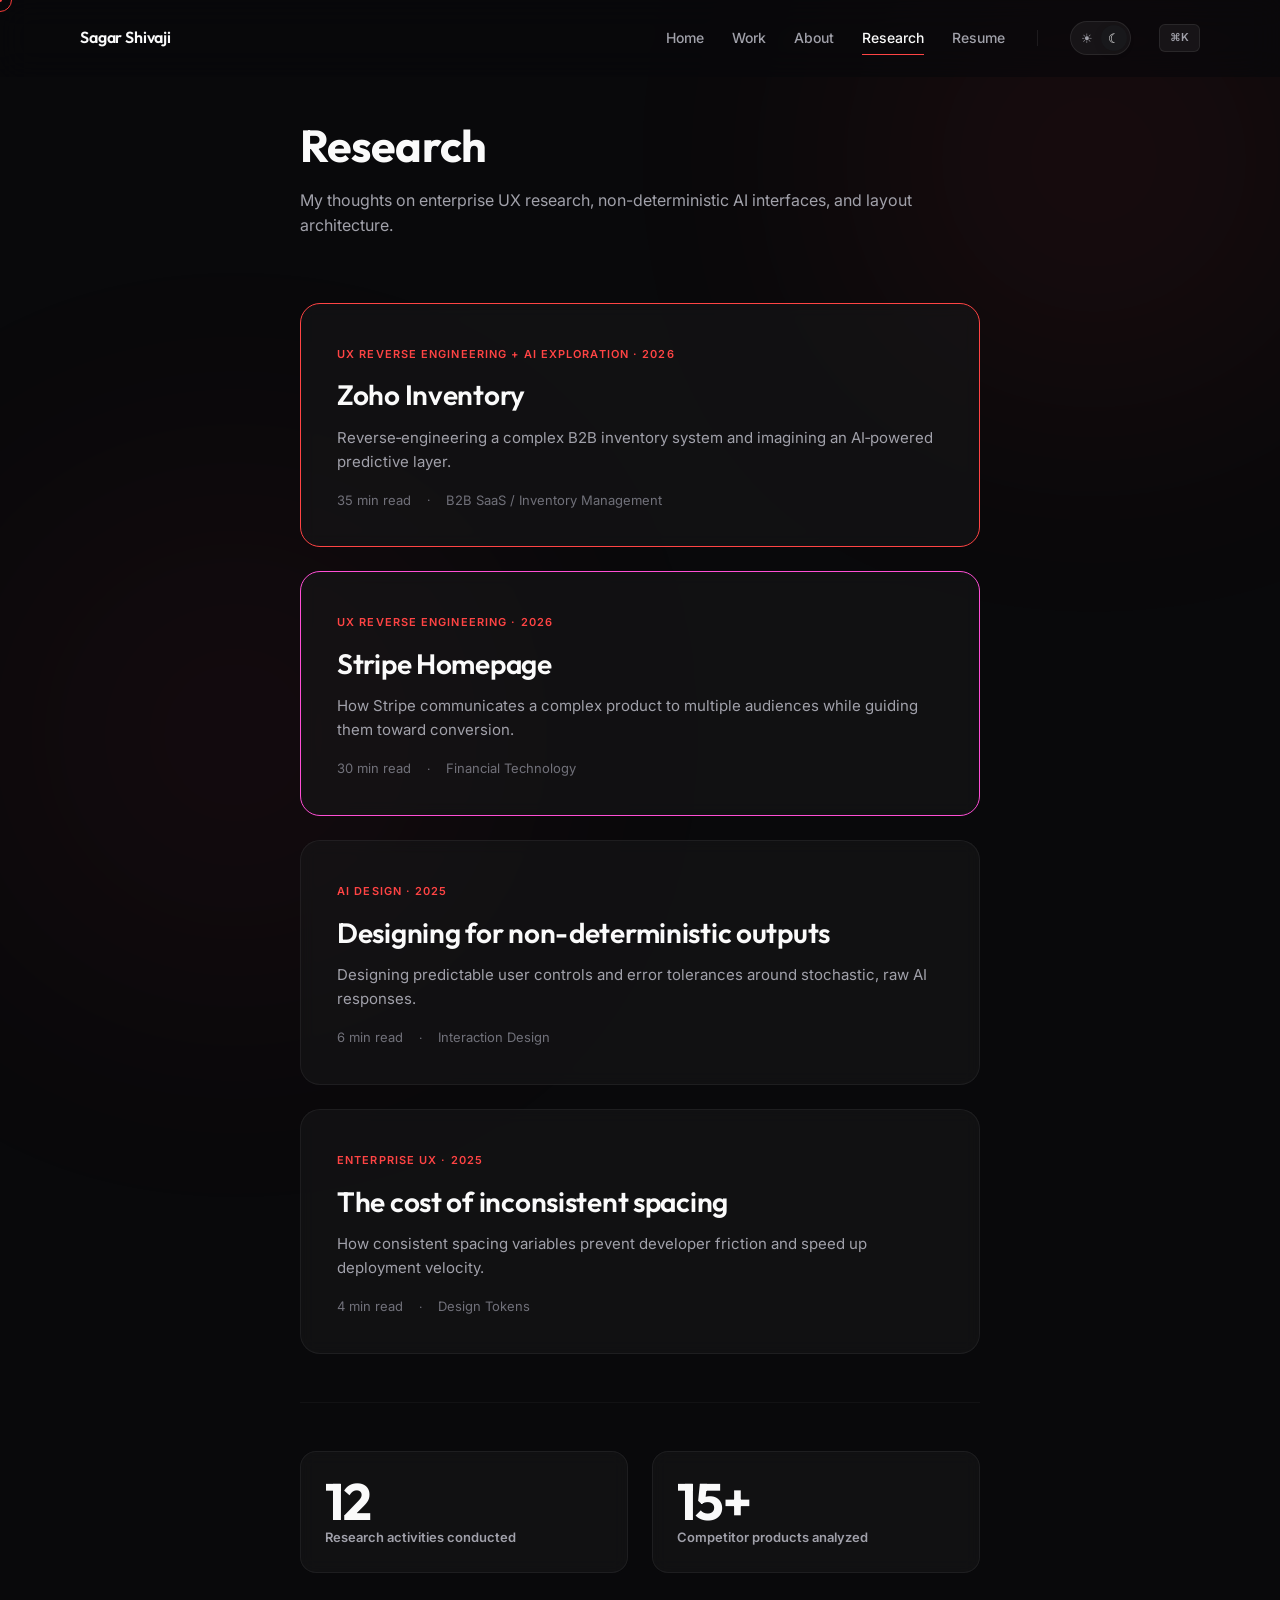
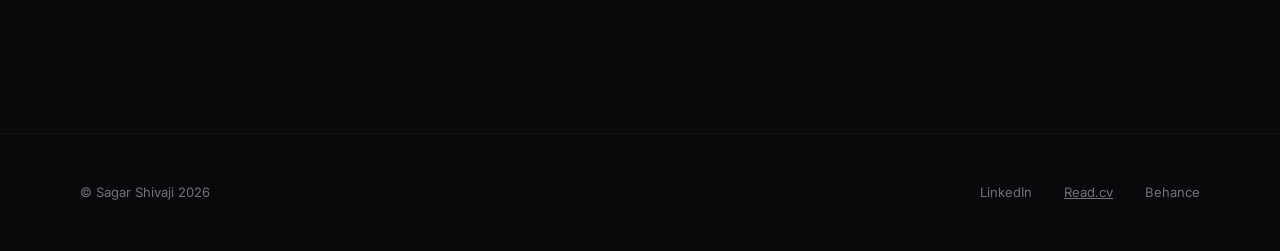
<file: research.html>
<!DOCTYPE html>
<html lang="en" data-theme="dark">
<head>
    <meta charset="UTF-8" />
    <meta name="viewport" content="width=device-width, initial-scale=1.0, viewport-fit=cover" />
    <title>Sagar Shivaji · Research</title>
    <link rel="preconnect" href="https://fonts.googleapis.com" />
    <link rel="preconnect" href="https://fonts.gstatic.com" crossorigin />
    <link href="https://fonts.googleapis.com/css2?family=Outfit:wght@400;500;600;700&family=Inter:wght@400;500;600&display=swap" rel="stylesheet" />
    <link rel="stylesheet" href="style.css" />
</head>
<body>
    <!-- Custom Glow Backgrounds -->
    <div class="glow-bg glow-bg-1"></div>
    <div class="glow-bg glow-bg-2"></div>

    <!-- Custom Cursor -->
    <div class="custom-cursor" id="customCursor"></div>
    <div class="custom-cursor-dot" id="customCursorDot"></div>

    <!-- Reading Progress Bar -->
    <div class="reading-progress" id="progressBar"></div>

    <!-- Mobile Menu Overlay & Menu -->
    <div class="mobile-menu-overlay" id="mobileMenuOverlay" onclick="closeMobileMenu()"></div>
    <div class="mobile-menu" id="mobileMenu">
        <a href="index.html">Home</a>
        <a href="work.html">Work</a>
        <a href="about.html">About</a>
        <a href="research.html">Research</a>
        <a href="https://drive.google.com/file/d/1omRwBxiVvXAOk9VDr32E-N42kdvG65BI/view" target="_blank">Resume</a>
        <div class="mobile-theme-section">
            <span class="small font-medium">Theme</span>
            <div class="theme-toggle" id="themeToggleMobile" title="Toggle theme">
                <button class="theme-toggle-btn" data-theme="light" aria-label="Light mode">☀</button>
                <button class="theme-toggle-btn active" data-theme="dark" aria-label="Dark mode">☾</button>
            </div>
        </div>
    </div>

    <!-- Command Palette (⌘K) -->
    <div class="command-overlay" id="commandOverlay">
        <div class="command-panel">
            <div class="command-search-wrapper">
                <input type="text" class="command-search" placeholder="Search pages, case studies, research..." id="commandInput" autocomplete="off" autofocus />
                <div class="command-esc">ESC</div>
            </div>
            <div class="command-results" id="commandResults">
                <div class="command-group-title">Pages</div>
                <div class="command-item" data-action="index.html">
                    <span class="command-item-left">Home</span>
                    <span class="command-shortcut">⌘H</span>
                </div>
                <div class="command-item" data-action="work.html">
                    <span class="command-item-left">Work</span>
                    <span class="command-shortcut">⌘W</span>
                </div>
                <div class="command-item" data-action="about.html">
                    <span class="command-item-left">About</span>
                    <span class="command-shortcut">⌘A</span>
                </div>
                <div class="command-item" data-action="research.html">
                    <span class="command-item-left">Research</span>
                    <span class="command-shortcut">⌘R</span>
                </div>

                <div class="command-group-title">Case Studies</div>
                <div class="command-item" data-action="work/job-pulse.html">
                    <span class="command-item-left">Job Pulse Alert Dashboard</span>
                    <span class="command-shortcut">1</span>
                </div>
                <div class="command-item" data-action="work/bench-sales.html">
                    <span class="command-item-left">Bench Sales Platform</span>
                    <span class="command-shortcut">2</span>
                </div>
                <div class="command-item" data-action="work/lead-generator.html">
                    <span class="command-item-left">Lead Generator</span>
                    <span class="command-shortcut">3</span>
                </div>
                <div class="command-item" data-action="work/laundry-app.html">
                    <span class="command-item-left">Laundry App</span>
                    <span class="command-shortcut">4</span>
                </div>
            </div>
        </div>
    </div>

    <!-- Desktop Navigation Bar -->
    <nav class="nav" id="navbar">
        <div class="nav-inner">
            <div class="nav-logo" onclick="window.location.href='index.html'">
                <span class="logo-text">Sagar Shivaji</span>
            </div>
            <button class="mobile-menu-btn" onclick="toggleMobileMenu()" aria-label="Menu">
                <svg width="24" height="24" viewBox="0 0 24 24" fill="none" stroke="currentColor" stroke-width="2" stroke-linecap="round" stroke-linejoin="round">
                    <line x1="3" y1="12" x2="21" y2="12"></line>
                    <line x1="3" y1="6" x2="21" y2="6"></line>
                    <line x1="3" y1="18" x2="21" y2="18"></line>
                </svg>
            </button>
            <div class="nav-links">
                <a href="index.html">Home</a>
                <a href="work.html">Work</a>
                <a href="about.html">About</a>
                <a href="research.html">Research</a>
                <a href="https://drive.google.com/file/d/1omRwBxiVvXAOk9VDr32E-N42kdvG65BI/view" target="_blank">Resume</a>
                <div class="nav-divider"></div>
                <div class="theme-toggle" id="themeToggle" title="Toggle theme">
                    <button class="theme-toggle-btn" data-theme="light" aria-label="Light mode">☀</button>
                    <button class="theme-toggle-btn active" data-theme="dark" aria-label="Dark mode">☾</button>
                </div>
                <span class="command-badge" onclick="openCommand()" title="Open Command Palette (⌘K)">⌘K</span>
            </div>
        </div>
    </nav>

    <!-- RESEARCH CONTENT -->
    <div class="page" id="page-research">
        <main class="container">
            <section class="page-section">
                <div class="reading-width">
                    <h1 class="heading-1 reveal" style="margin-bottom:16px;">Research</h1>
                    <p class="body-large reveal text-secondary" style="margin-bottom:64px;">My thoughts on enterprise UX research, non-deterministic AI interfaces, and layout architecture.</p>
                
<!-- ZOHO INVENTORY CASE STUDY CARD -->
<div class="research-card reveal" onclick="window.location.href='./research/Zoho.html'" style="border: 1px solid var(--accent); background: var(--card-bg);">
    <span class="caption accent-text font-semibold">UX Reverse Engineering + AI Exploration · 2026</span>
    <h3 class="heading-3 font-semibold" style="margin:12px 0;">Zoho Inventory</h3>
    <p class="body-base text-secondary" style="margin-bottom:16px;">Reverse‑engineering a complex B2B inventory system and imagining an AI‑powered predictive layer.</p>
    <div style="display:flex; gap:16px; flex-wrap:wrap; align-items:center;">
        <span class="small text-tertiary">35 min read</span>
        <span class="bullet-divider">·</span>
        <span class="small text-tertiary">B2B SaaS / Inventory Management</span>
    </div>
</div>
                <!-- STRIPE CASE STUDY CARD -->
<div class="research-card reveal" onclick="window.location.href='./research/stripe.html'" style="border: 1px solid #FF4FD5; background: var(--card-bg);">
    <span class="caption accent-text font-semibold">UX Reverse Engineering · 2026</span>
    <h3 class="heading-3 font-semibold" style="margin:12px 0;">Stripe Homepage</h3>
    <p class="body-base text-secondary" style="margin-bottom:16px;">How Stripe communicates a complex product to multiple audiences while guiding them toward conversion.</p>
    <div style="display:flex; gap:16px; flex-wrap:wrap; align-items:center;">
        <span class="small text-tertiary">30 min read</span>
        <span class="bullet-divider">·</span>
        <span class="small text-tertiary">Financial Technology</span>
    </div>
</div>
                    <!-- RESEARCH CARD 2 -->
                <div class="research-card reveal" onclick="window.location.href='./research/non-deterministic-outputs.html'">
                    <span class="caption accent-text font-semibold">AI Design · 2025</span>
                    <h3 class="heading-3 font-semibold" style="margin:12px 0;">Designing for non-deterministic outputs</h3>
                    <p class="body-base text-secondary" style="margin-bottom:16px;">Designing predictable user controls and error tolerances around stochastic, raw AI responses.</p>
                    <div style="display:flex; gap:16px; flex-wrap:wrap; align-items:center;">
                        <span class="small text-tertiary">6 min read</span>
                        <span class="bullet-divider">·</span>
                        <span class="small text-tertiary">Interaction Design</span>
                    </div>
                </div>

                <!-- RESEARCH CARD 3 -->
                <div class="research-card reveal" onclick="window.location.href='./research/cost-inconsistent-spacing.html'">
                    <span class="caption accent-text font-semibold">Enterprise UX · 2025</span>
                    <h3 class="heading-3 font-semibold" style="margin:12px 0;">The cost of inconsistent spacing</h3>
                    <p class="body-base text-secondary" style="margin-bottom:16px;">How consistent spacing variables prevent developer friction and speed up deployment velocity.</p>
                    <div style="display:flex; gap:16px; flex-wrap:wrap; align-items:center;">
                        <span class="small text-tertiary">4 min read</span>
                        <span class="bullet-divider">·</span>
                        <span class="small text-tertiary">Design Tokens</span>
                    </div>
                </div>

                

                <div class="divider reveal"></div>

                <!-- STATS -->
                <div class="reveal research-stats-grid">
                    <div class="research-stat-card">
                        <div class="insight-stat font-bold">12</div>
                        <p class="small text-secondary font-semibold">Research activities conducted</p>
                    </div>
                    <div class="research-stat-card">
                        <div class="insight-stat font-bold">15+</div>
                        <p class="small text-secondary font-semibold">Competitor products analyzed</p>
                    </div>
                </div>
            </section>
        </main>

        <footer class="footer">
            <div class="container footer-inner">
                <span class="small text-tertiary">© Sagar Shivaji 2026</span>
                <div class="footer-links">
          <a href="https://www.linkedin.com/in/sagar-shivaji-090904262/" class="small text-tertiary footer-link" target="_blank" rel="noopener">LinkedIn</a>
          <a href="https://drive.google.com/file/d/1omRwBxiVvXAOk9VDr32E-N42kdvG65BI/view" class="small text-tertiary footer-lin" target="_blank" rel="noopener">Read.cv</a>
          <a href="https://www.behance.net/sagarshivaji" class="small text-tertiary footer-link" target="_blank" rel="noopener">Behance</a>
        </div>
            </div>
        </footer>
    </div>
</div>
</section>
    <script src="script.js"></script>
    <!-- Google tag (gtag.js) -->
<script async src="https://www.googletagmanager.com/gtag/js?id=G-1BDRFHDY8E"></script>
<script>
  window.dataLayer = window.dataLayer || [];
  function gtag(){dataLayer.push(arguments);}
  gtag('js', new Date());

  gtag('config', 'G-1BDRFHDY8E');
</script>
</body>
</html>
</file>
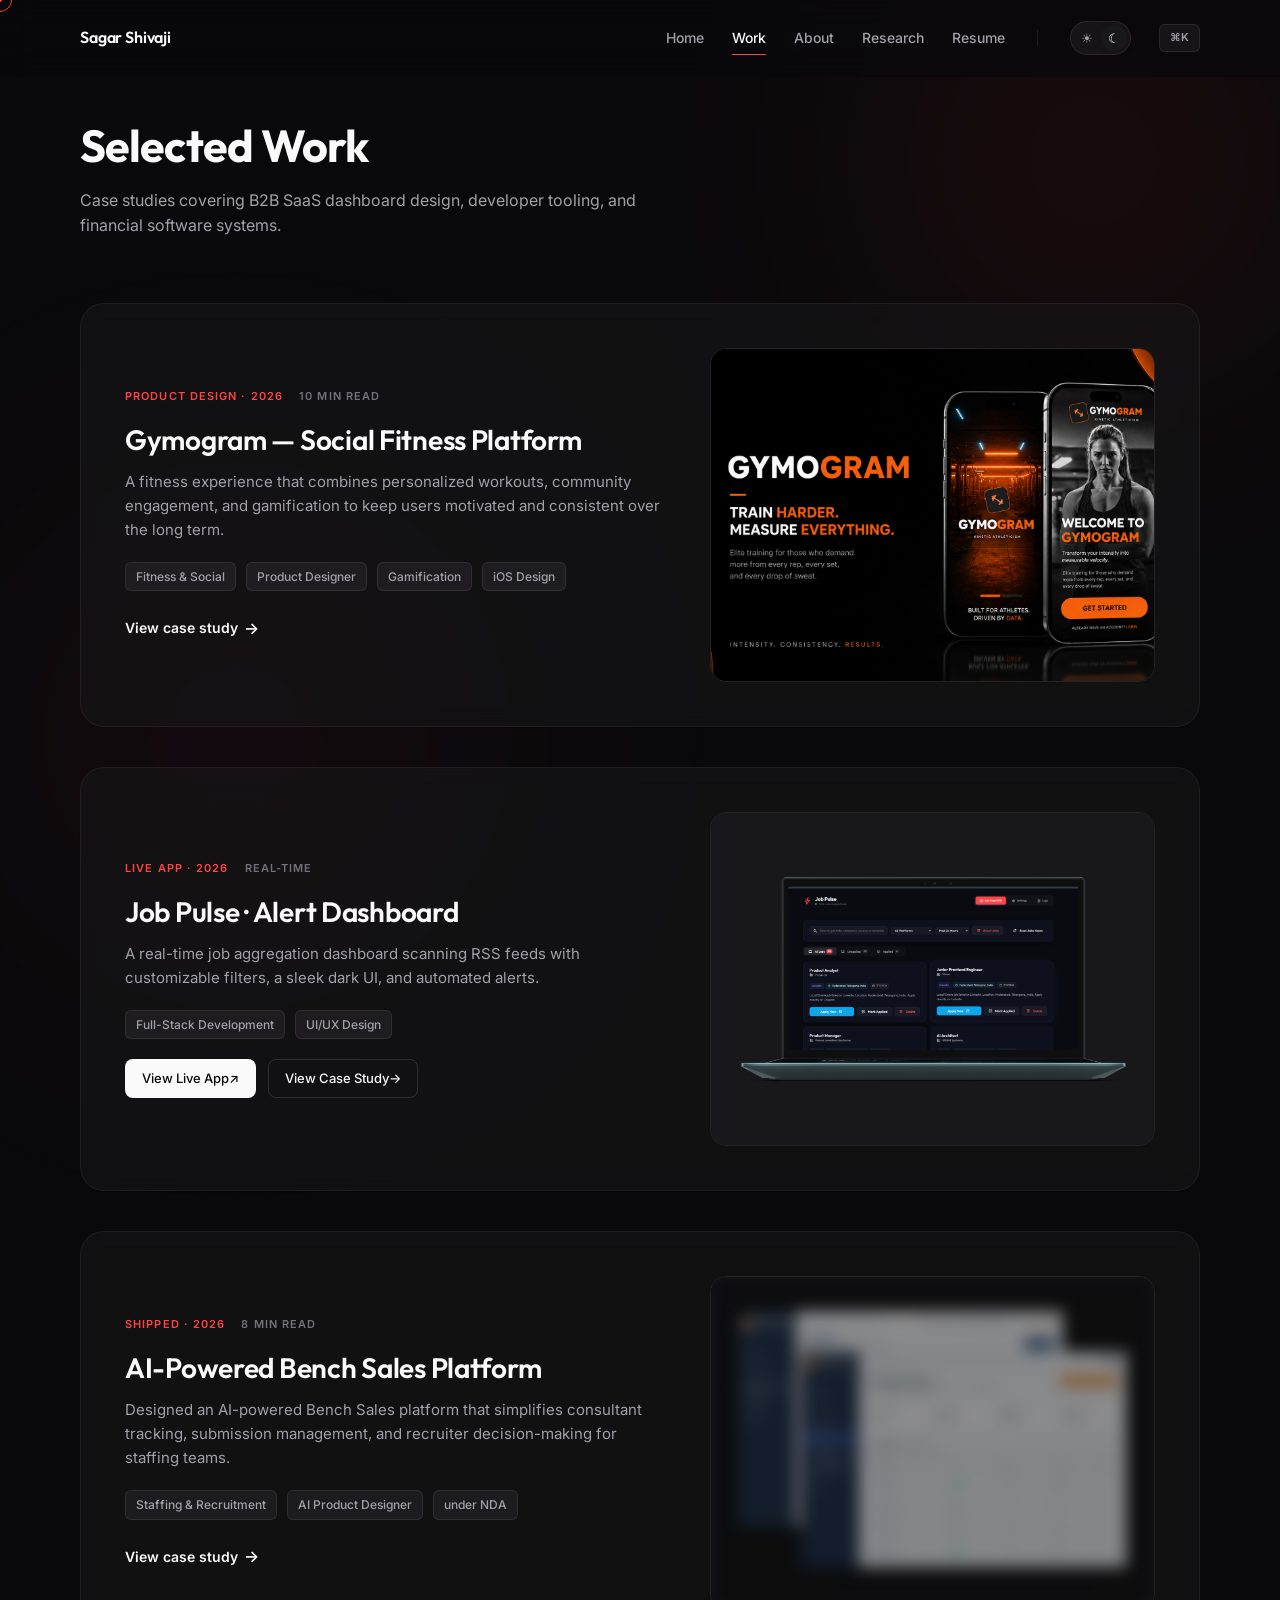
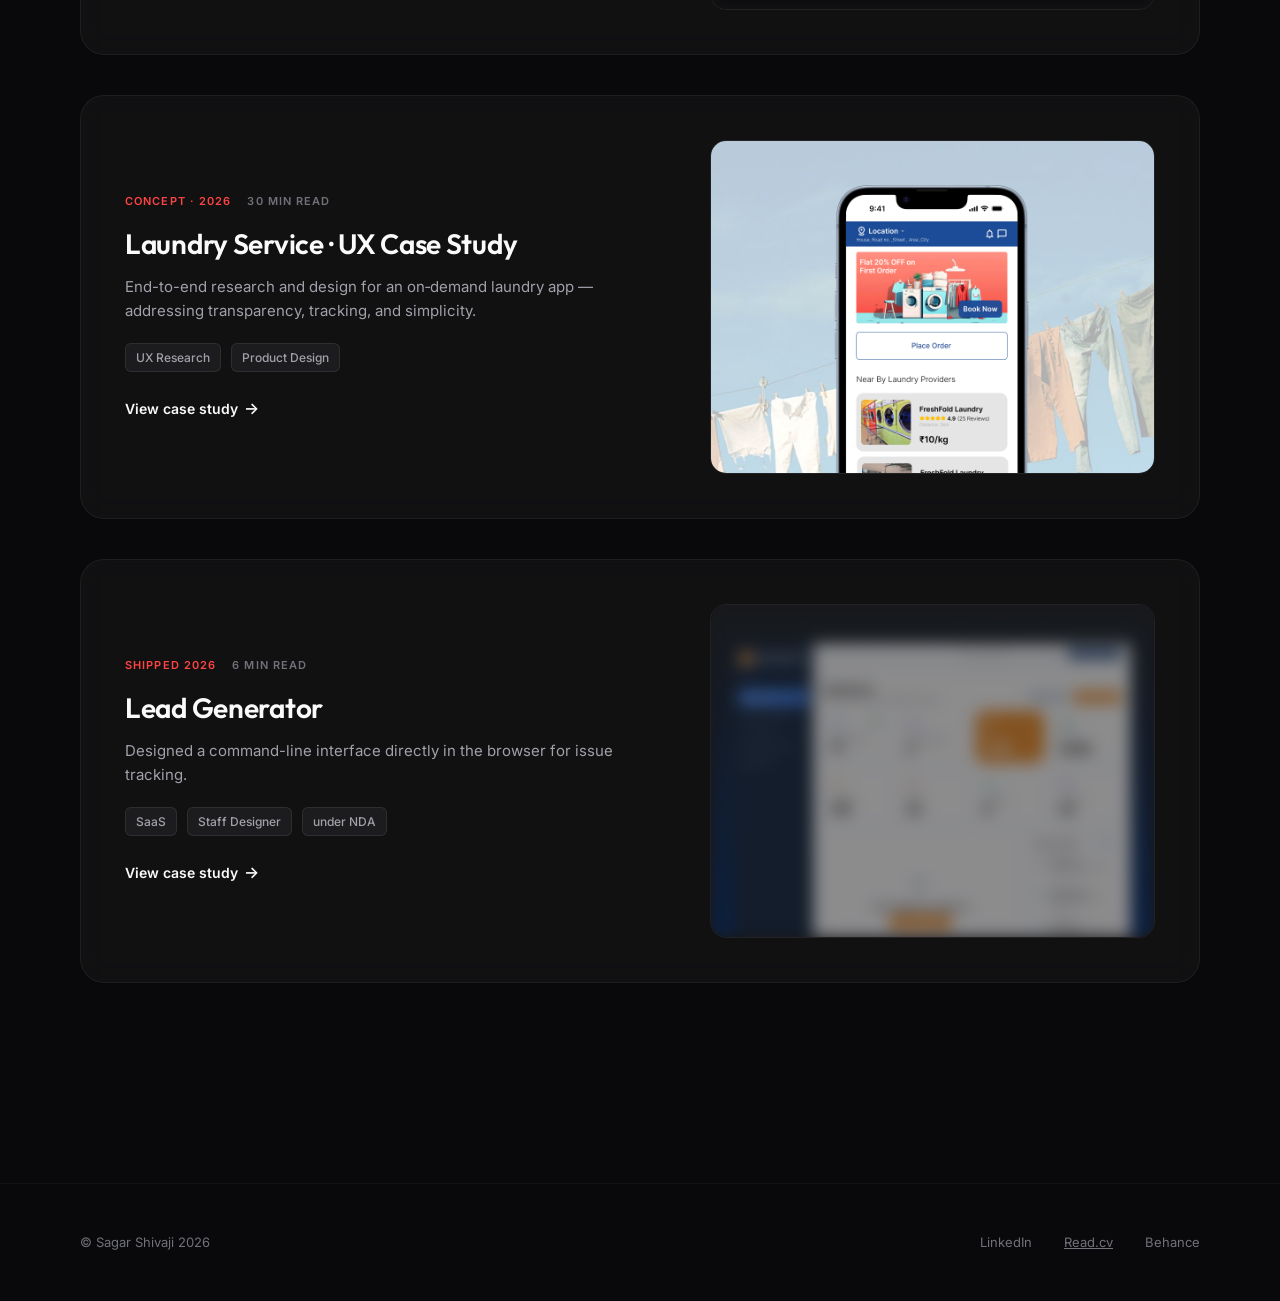
<file: work.html>
<!DOCTYPE html>
<html lang="en" data-theme="dark">
<head>
  <meta charset="UTF-8">
  <meta name="viewport" content="width=device-width, initial-scale=1.0, viewport-fit=cover">
  <title>Sagar Shivaji · Selected Work</title>
  <link rel="preconnect" href="https://fonts.googleapis.com">
  <link rel="preconnect" href="https://fonts.gstatic.com" crossorigin>
  <link href="https://fonts.googleapis.com/css2?family=Outfit:wght@400;500;600;700&family=Inter:wght@400;500;600&display=swap" rel="stylesheet">
  <link rel="stylesheet" href="style.css">
</head>
<body>
  <!-- Custom Glow Backgrounds -->
  <div class="glow-bg glow-bg-1"></div>
  <div class="glow-bg glow-bg-2"></div>

  <!-- Custom Cursor -->
  <div class="custom-cursor" id="customCursor"></div>
  <div class="custom-cursor-dot" id="customCursorDot"></div>

  <!-- Reading Progress Bar -->
  <div class="reading-progress" id="progressBar"></div>

  <!-- Mobile Menu Overlay & Menu -->
  <div class="mobile-menu-overlay" id="mobileMenuOverlay" onclick="closeMobileMenu()"></div>
  <div class="mobile-menu" id="mobileMenu">
    <a href="index.html">Home</a>
    <a href="work.html">Work</a>
    <a href="about.html">About</a>
    <a href="research.html">Research</a>
    <a href="https://drive.google.com/file/d/1omRwBxiVvXAOk9VDr32E-N42kdvG65BI/view" target="_blank">Resume</a>
    <div class="mobile-theme-section">
      <span class="small font-medium">Theme</span>
      <div class="theme-toggle" id="themeToggleMobile" title="Toggle theme">
        <button class="theme-toggle-btn" data-theme="light" aria-label="Light mode">☀</button>
        <button class="theme-toggle-btn active" data-theme="dark" aria-label="Dark mode">☾</button>
      </div>
    </div>
  </div>

  <!-- Command Palette (⌘K) -->
  <div class="command-overlay" id="commandOverlay">
    <div class="command-panel">
      <div class="command-search-wrapper">
        <input type="text" class="command-search" placeholder="Search pages, case studies, research..." id="commandInput" autocomplete="off" autofocus>
        <div class="command-esc">ESC</div>
      </div>
      <div class="command-results" id="commandResults">
        <div class="command-group-title">Pages</div>
        <div class="command-item" data-action="index.html">
          <span class="command-item-left">Home</span>
          <span class="command-shortcut">⌘H</span>
        </div>
        <div class="command-item" data-action="work.html">
          <span class="command-item-left">Work</span>
          <span class="command-shortcut">⌘W</span>
        </div>
        <div class="command-item" data-action="about.html">
          <span class="command-item-left">About</span>
          <span class="command-shortcut">⌘A</span>
        </div>
        <div class="command-item" data-action="research.html">
          <span class="command-item-left">Research</span>
          <span class="command-shortcut">⌘R</span>
        </div>

        <div class="command-group-title">Case Studies</div>
        <div class="command-item" data-action="work/job-pulse.html">
          <span class="command-item-left">Job Pulse Alert Dashboard</span>
          <span class="command-shortcut">1</span>
        </div>
        <div class="command-item" data-action="work/bench-sales.html">
          <span class="command-item-left">Bench Sales Platform</span>
          <span class="command-shortcut">2</span>
        </div>
        <div class="command-item" data-action="work/lead-generator.html">
          <span class="command-item-left">Lead Generator</span>
          <span class="command-shortcut">3</span>
        </div>
        <div class="command-item" data-action="work/laundry-app.html">
          <span class="command-item-left">Laundry App</span>
          <span class="command-shortcut">4</span>
        </div>
      </div>
    </div>
  </div>

  <!-- Desktop Navigation Bar -->
  <nav class="nav" id="navbar">
    <div class="nav-inner">
      <div class="nav-logo" onclick="window.location.href='index.html'">
  
        <span class="logo-text">Sagar Shivaji</span>
      </div>
      <button class="mobile-menu-btn" onclick="toggleMobileMenu()" aria-label="Menu">
        <svg width="24" height="24" viewBox="0 0 24 24" fill="none" stroke="currentColor" stroke-width="2" stroke-linecap="round" stroke-linejoin="round">
          <line x1="3" y1="12" x2="21" y2="12"></line>
          <line x1="3" y1="6" x2="21" y2="6"></line>
          <line x1="3" y1="18" x2="21" y2="18"></line>
        </svg>
      </button>
      <div class="nav-links">
        <a href="index.html">Home</a>
        <a href="work.html">Work</a>
        <a href="about.html">About</a>
        <a href="research.html">Research</a>
        <a href="https://drive.google.com/file/d/1omRwBxiVvXAOk9VDr32E-N42kdvG65BI/view" target="_blank">Resume</a>
        <div class="nav-divider"></div>
        <div class="theme-toggle" id="themeToggle" title="Toggle theme">
          <button class="theme-toggle-btn" data-theme="light" aria-label="Light mode">☀</button>
          <button class="theme-toggle-btn active" data-theme="dark" aria-label="Dark mode">☾</button>
        </div>
        <span class="command-badge" onclick="openCommand()" title="Open Command Palette (⌘K)">⌘K</span>
      </div>
    </div>
  </nav>

  <!-- SELECTED WORK CONTENT -->
  <div class="page" id="page-work">
    <main class="container">
      <section class="page-section">
        <h1 class="heading-1 reveal" style="margin-bottom:16px;">Selected Work</h1>
        <p class="body-large reveal text-secondary" style="margin-bottom:64px; max-width:600px;">Case studies covering B2B SaaS dashboard design, developer tooling, and financial software systems.</p>
        <div class="case-card" onclick="window.location.href='work/gymogram.html'">
  <div class="case-card-content">
    <div style="display:flex; gap:16px; margin-bottom:16px;">
      <span class="caption accent-text font-semibold">Product Design · 2026</span>
      <span class="caption text-tertiary">10 min read</span>
    </div>
    <h3 class="heading-3 font-semibold" style="margin-bottom:12px;">Gymogram — Social Fitness Platform</h3>
    <p class="body-base" style="margin-bottom:20px;">
      A fitness experience that combines personalized workouts, community engagement, and gamification to keep users motivated and consistent over the long term.
    </p>
    <div class="case-meta">
      <span class="meta-tag">Fitness & Social</span>
      <span class="meta-tag">Product Designer</span>
      <span class="meta-tag">Gamification</span>
      <span class="meta-tag">iOS Design</span>
    </div>
    <a href="work/gymogram.html" class="card-cta" onclick="event.stopPropagation();">View case study <span class="arrow">→</span></a>
  </div>
  <div class="case-image-wrapper">
    <div class="case-image">
      <img src="images/gymogram/hero.png" alt="Gymogram Fitness App" style="
    filter: none;
    opacity: 1;
  ">
    </div>
  </div>
</div>
        <div class="case-card reveal" onclick="window.location.href='work/job-pulse.html'">
          <div class="case-card-content">
            <div style="display:flex; gap:16px; margin-bottom:16px;">
              <span class="caption accent-text font-semibold">Live App · 2026</span>
              <span class="caption text-tertiary">Real-time</span>
            </div>
            <h3 class="heading-3 font-semibold" style="margin-bottom:12px;">Job Pulse · Alert Dashboard</h3>
            <p class="body-base" style="margin-bottom:20px;">A real-time job aggregation dashboard scanning RSS feeds with customizable filters, a sleek dark UI, and automated alerts.</p>
            <div class="case-meta" style="margin-bottom: 20px;">
              <span class="meta-tag">Full-Stack Development</span>
              <span class="meta-tag">UI/UX Design</span>
            </div>
            <div style="display:flex; gap:12px; margin-top:20px;">
              <a href="https://jobnotification-parzuu1ou-sagar197.vercel.app" class="btn btn-primary" target="_blank" onclick="event.stopPropagation();" style="padding: 8px 16px; font-size: 13px;">View Live App <span class="arrow">↗</span></a>
              <a href="work/job-pulse.html" class="btn btn-secondary" onclick="event.stopPropagation();" style="padding: 8px 16px; font-size: 13px;">View Case Study <span class="arrow">→</span></a>
            </div>
          </div>
          <div class="case-image-wrapper">
            <div class="case-image">
              <img src="images/job-pulse.png" alt="Job Pulse Alert Dashboard">
            </div>
          </div>
        </div>

        <div class="case-card reveal" onclick="window.location.href='work/bench-sales.html'">
          <div class="case-card-content">
            <div style="display:flex; gap:16px; margin-bottom:16px;">
              <span class="caption accent-text font-semibold">Shipped · 2026</span>
              <span class="caption text-tertiary">8 min read</span>
            </div>
            <h3 class="heading-3 font-semibold" style="margin-bottom:12px;">AI-Powered
Bench Sales Platform</h3>
            <p class="body-base" style="margin-bottom:20px;">Designed an AI-powered Bench Sales platform that simplifies consultant tracking, submission management, and recruiter decision-making for staffing teams.</p>
            <div class="case-meta">
              <span class="meta-tag">Staffing & Recruitment</span>
              <span class="meta-tag">AI Product Designer</span>
              <span class="meta-tag">under NDA</span>
            </div>
            <a href="work/bench-sales.html" class="card-cta" onclick="event.stopPropagation();">View case study <span class="arrow">→</span></a>
          </div>
          <div class="case-image-wrapper">
            <div class="case-image">
              <img src="images/benchsales.png" alt="Bench Sales platform" style="
    filter: blur(8px);
    opacity: 0.5;
  ">
            </div>
          </div>
        </div>
<div class="case-card reveal" onclick="window.location.href='work/laundry-app.html'">
  <div class="case-card-content">
    <div style="display:flex; gap:16px; margin-bottom:16px;">
      <span class="caption accent-text font-semibold">Concept · 2026</span>
      <span class="caption text-tertiary">30 min read</span>
    </div>
    <h3 class="heading-3 font-semibold" style="margin-bottom:12px;">Laundry Service · UX Case Study</h3>
    <p class="body-base" style="margin-bottom:20px;">End-to-end research and design for an on‑demand laundry app — addressing transparency, tracking, and simplicity.</p>
    <div class="case-meta">
      <span class="meta-tag">UX Research</span>
      <span class="meta-tag">Product Design</span>
    </div>
    <a href="/work/laundry-app.html" class="card-cta" onclick="event.stopPropagation();">View case study <span class="arrow">→</span></a>
  </div>
  <div class="case-image-wrapper">
    <div class="case-image">
      <img src="./images/laundry app hero section.png" alt="Laundry service app concept">
    </div>
  </div>
</div>


<div class="case-card reveal" onclick="window.location.href='work/lead-generator.html'">
          <div class="case-card-content">
            <div style="display:flex; gap:16px; margin-bottom:16px;">
              <span class="caption accent-text font-semibold"> shipped 2026</span>
              <span class="caption text-tertiary">6 min read</span>
            </div>
            <h3 class="heading-3 font-semibold" style="margin-bottom:12px;">Lead Generator</h3>
            <p class="body-base" style="margin-bottom:20px;">Designed a command-line interface directly in the browser for issue tracking.</p>
            <div class="case-meta">
              <span class="meta-tag">SaaS</span>
              <span class="meta-tag">Staff Designer</span>
              <span class="meta-tag">under NDA</span>
            </div>
            <a href="work/lead-generator.html" class="card-cta" onclick="event.stopPropagation();">View case study <span class="arrow">→</span></a>
          </div>
          <div class="case-image-wrapper">
            <div class="case-image">
              <img src="./images/lead generator.png" alt="Lead Generator" style="
    filter: blur(8px);
    opacity: 0.5;
  ">
            </div>
          </div>
        </div>

      </section>
    </main>
    <footer class="footer">
      <div class="container footer-inner">
        <span class="small text-tertiary">© Sagar Shivaji 2026</span>
        <div class="footer-links">
          <a href="https://www.linkedin.com/in/sagar-shivaji-090904262/" class="small text-tertiary footer-link" target="_blank" rel="noopener">LinkedIn</a>
          <a href="https://drive.google.com/file/d/16AryGECHEM1JU1mLF3R2ddJpJOj73nwm/view?usp=sharing" class="small text-tertiary footer-lin" target="_blank" rel="noopener">Read.cv</a>
          <a href="https://www.behance.net/sagarshivaji" class="small text-tertiary footer-link" target="_blank" rel="noopener">Behance</a>
        </div>
      </div>
    </footer>
  </div>

  <script src="script.js"></script>
</body>
</html>
</file>
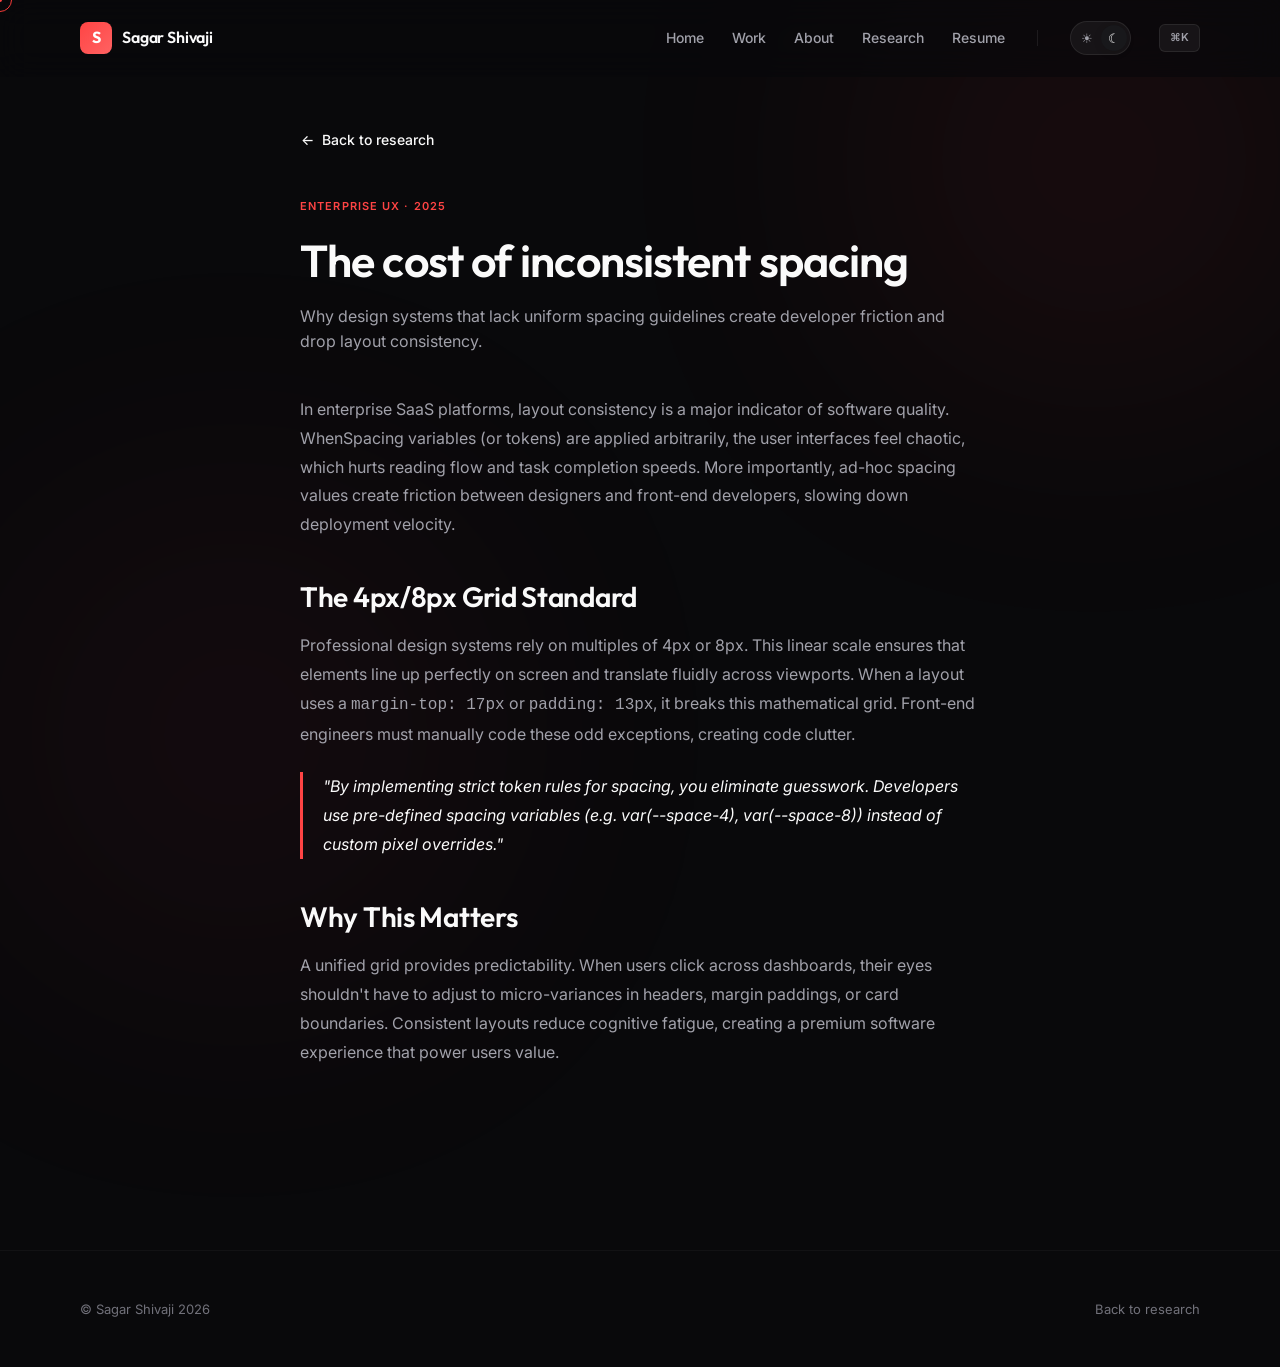
<file: research/cost-inconsistent-spacing.html>
<!DOCTYPE html>
<html lang="en" data-theme="dark">
<head>
  <meta charset="UTF-8">
  <meta name="viewport" content="width=device-width, initial-scale=1.0, viewport-fit=cover">
  <title>The Cost of Inconsistent Spacing · Sagar Shivaji</title>
  <link rel="preconnect" href="https://fonts.googleapis.com">
  <link rel="preconnect" href="https://fonts.gstatic.com" crossorigin>
  <link href="https://fonts.googleapis.com/css2?family=Outfit:wght@400;500;600;700&family=Inter:wght@400;500;600&display=swap" rel="stylesheet">
  <link rel="stylesheet" href="../style.css">
</head>
<body>
  <!-- Custom Glow Backgrounds -->
  <div class="glow-bg glow-bg-1"></div>
  <div class="glow-bg glow-bg-2"></div>

  <!-- Custom Cursor -->
  <div class="custom-cursor" id="customCursor"></div>
  <div class="custom-cursor-dot" id="customCursorDot"></div>

  <!-- Reading Progress Bar -->
  <div class="reading-progress" id="progressBar"></div>

  <!-- Mobile Menu Overlay & Menu -->
  <div class="mobile-menu-overlay" id="mobileMenuOverlay" onclick="closeMobileMenu()"></div>
  <div class="mobile-menu" id="mobileMenu">
    <a href="../index.html">Home</a>
    <a href="../work.html">Work</a>
    <a href="../about.html">About</a>
    <a href="../research.html">Research</a>
    <a href="https://drive.google.com/file/d/1omRwBxiVvXAOk9VDr32E-N42kdvG65BI/view" target="_blank">Resume</a>
    <div class="mobile-theme-section">
      <span class="small font-medium">Theme</span>
      <div class="theme-toggle" id="themeToggleMobile" title="Toggle theme">
        <button class="theme-toggle-btn" data-theme="light" aria-label="Light mode">☀</button>
        <button class="theme-toggle-btn active" data-theme="dark" aria-label="Dark mode">☾</button>
      </div>
    </div>
  </div>

  <!-- Command Palette (⌘K) -->
  <div class="command-overlay" id="commandOverlay">
    <div class="command-panel">
      <div class="command-search-wrapper">
        <input type="text" class="command-search" placeholder="Search pages, case studies, research..." id="commandInput" autocomplete="off" autofocus>
        <div class="command-esc">ESC</div>
      </div>
      <div class="command-results" id="commandResults">
        <div class="command-group-title">Pages</div>
        <div class="command-item" data-action="../index.html">
          <span class="command-item-left">Home</span>
          <span class="command-shortcut">⌘H</span>
        </div>
        <div class="command-item" data-action="../work.html">
          <span class="command-item-left">Work</span>
          <span class="command-shortcut">⌘W</span>
        </div>
        <div class="command-item" data-action="../about.html">
          <span class="command-item-left">About</span>
          <span class="command-shortcut">⌘A</span>
        </div>
        <div class="command-item" data-action="../research.html">
          <span class="command-item-left">Research</span>
          <span class="command-shortcut">⌘R</span>
        </div>

        <div class="command-group-title">Case Studies</div>
        <div class="command-item" data-action="../work/bench-sales.html">
          <span class="command-item-left">Bench Sales </span>
          <span class="command-shortcut">1</span>
        </div>
        <div class="command-item" data-action="../work/lead-generator.html">
          <span class="command-item-left">Lead Generator</span>
          <span class="command-shortcut">2</span>
        </div>
        <div class="command-item" data-action="../work/laundry-app.html">
          <span class="command-item-left">Laundry App</span>
          <span class="command-shortcut">3</span>
        </div>
      </div>
    </div>
  </div>

  <!-- Desktop Navigation Bar -->
  <nav class="nav" id="navbar">
    <div class="nav-inner">
      <div class="nav-logo" onclick="window.location.href='../index.html'">
        <span class="logo-mark">S</span>
        <span class="logo-text">Sagar Shivaji</span>
      </div>
      <button class="mobile-menu-btn" onclick="toggleMobileMenu()" aria-label="Menu">
        <svg width="24" height="24" viewBox="0 0 24 24" fill="none" stroke="currentColor" stroke-width="2" stroke-linecap="round" stroke-linejoin="round">
          <line x1="3" y1="12" x2="21" y2="12"></line>
          <line x1="3" y1="6" x2="21" y2="6"></line>
          <line x1="3" y1="18" x2="21" y2="18"></line>
        </svg>
      </button>
      <div class="nav-links">
        <a href="../index.html">Home</a>
        <a href="../work.html">Work</a>
        <a href="../about.html">About</a>
        <a href="../research.html">Research</a>
        <a href="https://drive.google.com/file/d/1omRwBxiVvXAOk9VDr32E-N42kdvG65BI/view" target="_blank">Resume</a>
        <div class="nav-divider"></div>
        <div class="theme-toggle" id="themeToggle" title="Toggle theme">
          <button class="theme-toggle-btn" data-theme="light" aria-label="Light mode">☀</button>
          <button class="theme-toggle-btn active" data-theme="dark" aria-label="Dark mode">☾</button>
        </div>
        <span class="command-badge" onclick="openCommand()" title="Open Command Palette (⌘K)">⌘K</span>
      </div>
    </div>
  </nav>

  <!-- RESEARCH ARTICLE CONTENT -->
  <div class="page">
    <main class="container" style="padding: 120px 0 60px;">
      <article class="reading-width reveal">
        <a href="../research.html" class="btn btn-ghost" style="padding-left:0; margin-bottom:32px; font-weight: 500;">
          <span style="margin-right: 8px;">←</span> Back to research
        </a>

        <header style="margin-bottom: 40px;">
          <span class="caption accent-text font-semibold">Enterprise UX · 2025</span>
          <h1 class="heading-1 font-semibold" style="margin: 16px 0; line-height: 1.2;">The cost of inconsistent spacing</h1>
          <p class="body-large text-secondary">Why design systems that lack uniform spacing guidelines create developer friction and drop layout consistency.</p>
        </header>

        <section class="article-body text-secondary" style="font-size: 16px; line-height: 1.8;">
          <p style="margin-bottom: 24px;">
            In enterprise SaaS platforms, layout consistency is a major indicator of software quality. WhenSpacing variables (or tokens) are applied arbitrarily, the user interfaces feel chaotic, which hurts reading flow and task completion speeds. More importantly, ad-hoc spacing values create friction between designers and front-end developers, slowing down deployment velocity.
          </p>
          
          <h3 class="heading-3 font-semibold text-primary" style="margin: 40px 0 16px;">The 4px/8px Grid Standard</h3>
          <p style="margin-bottom: 24px;">
            Professional design systems rely on multiples of 4px or 8px. This linear scale ensures that elements line up perfectly on screen and translate fluidly across viewports. When a layout uses a <code>margin-top: 17px</code> or <code>padding: 13px</code>, it breaks this mathematical grid. Front-end engineers must manually code these odd exceptions, creating code clutter.
          </p>
          <blockquote style="border-left: 3px solid var(--accent); padding-left: 20px; font-style: italic; margin-bottom: 24px; color: var(--text-primary);">
            "By implementing strict token rules for spacing, you eliminate guesswork. Developers use pre-defined spacing variables (e.g. var(--space-4), var(--space-8)) instead of custom pixel overrides."
          </blockquote>

          <h3 class="heading-3 font-semibold text-primary" style="margin: 40px 0 16px;">Why This Matters</h3>
          <p style="margin-bottom: 24px;">
            A unified grid provides predictability. When users click across dashboards, their eyes shouldn't have to adjust to micro-variances in headers, margin paddings, or card boundaries. Consistent layouts reduce cognitive fatigue, creating a premium software experience that power users value.
          </p>
        </section>
      </article>
    </main>

    <footer class="footer">
      <div class="container footer-inner">
        <span class="small text-tertiary">© Sagar Shivaji 2026</span>
        <div class="footer-links">
          <a href="../research.html" class="small text-tertiary footer-link">Back to research</a>
        </div>
      </div>
    </footer>
  </div>

  <script src="../script.js"></script>
</body>
</html>
</file>
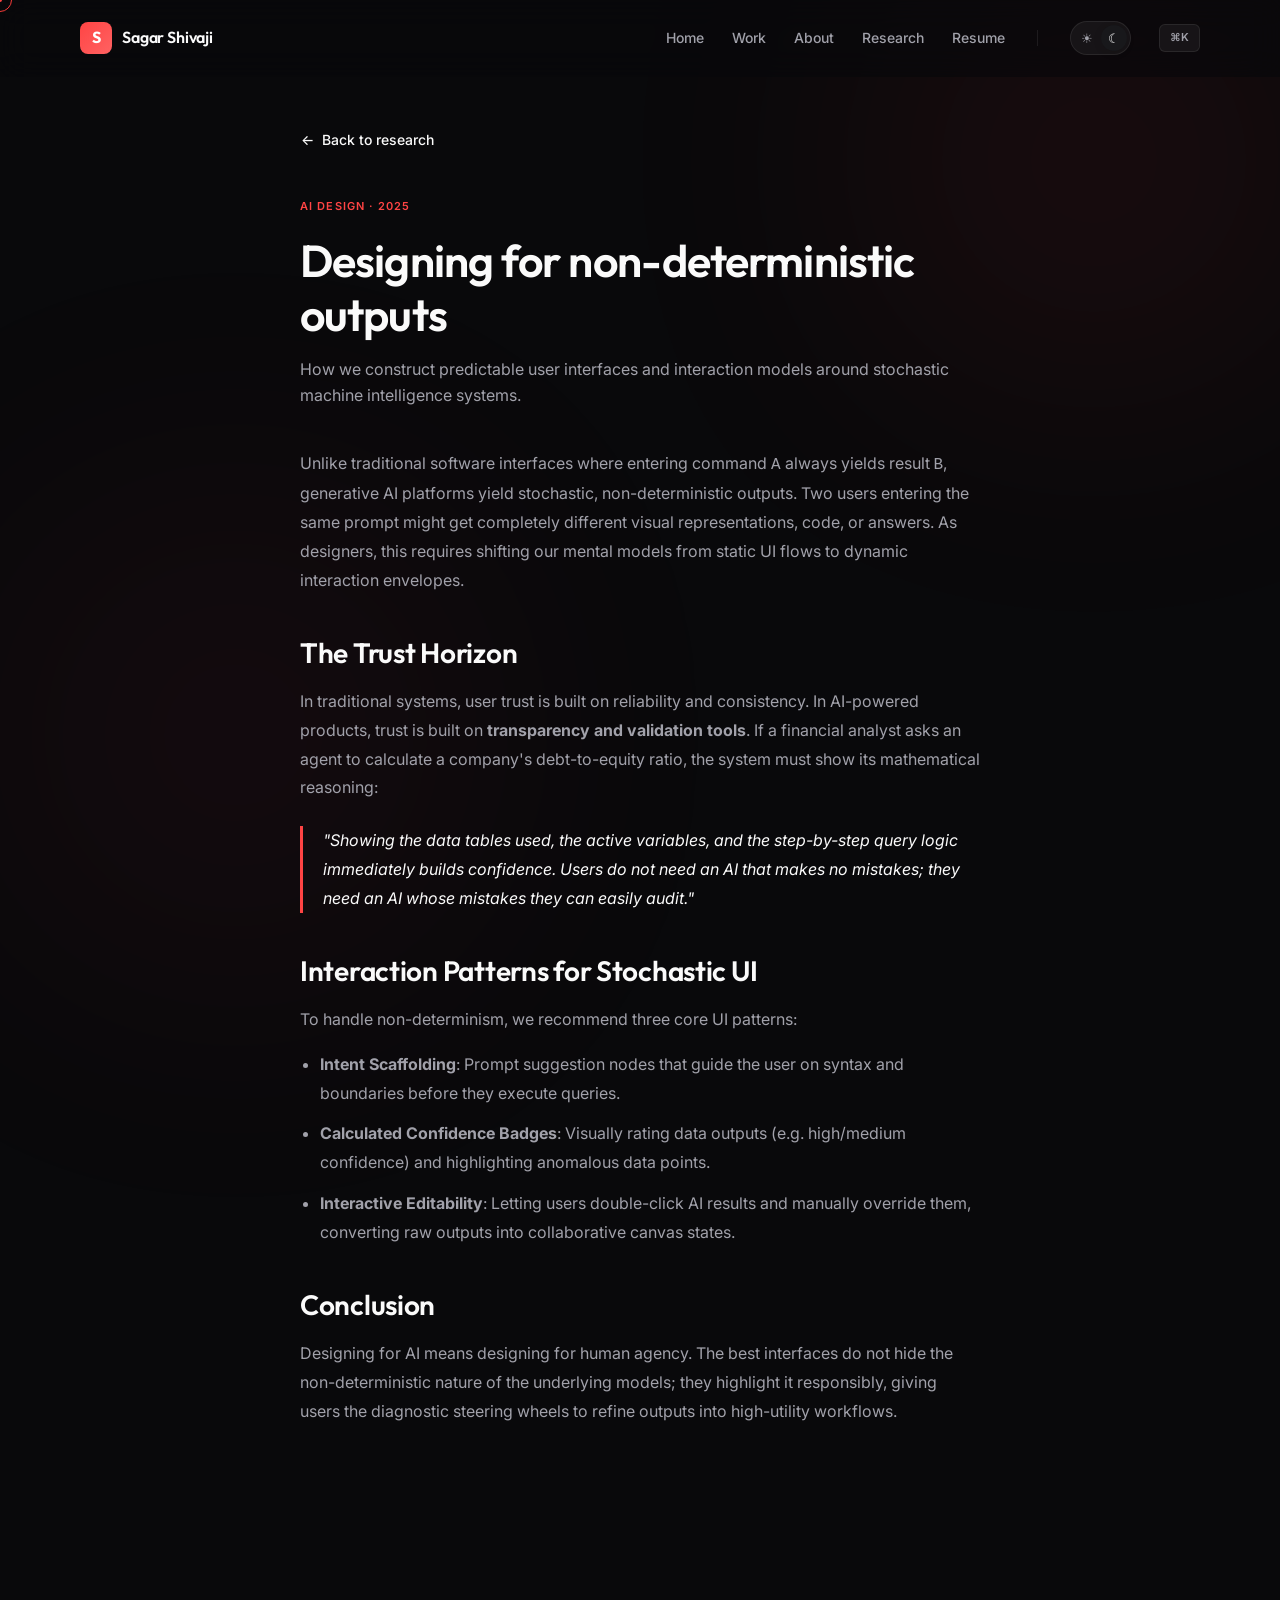
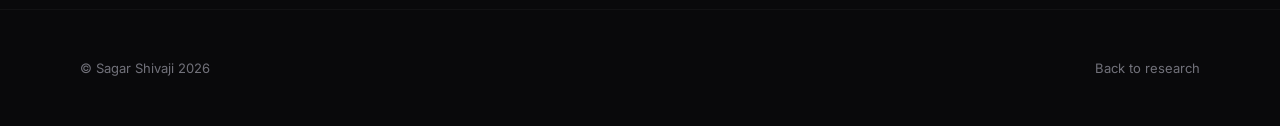
<file: research/non-deterministic-outputs.html>
<!DOCTYPE html>
<html lang="en" data-theme="dark">
<head>
  <meta charset="UTF-8">
  <meta name="viewport" content="width=device-width, initial-scale=1.0, viewport-fit=cover">
  <title>Designing for Non-Deterministic Outputs · Sagar Shivaji</title>
  <link rel="preconnect" href="https://fonts.googleapis.com">
  <link rel="preconnect" href="https://fonts.gstatic.com" crossorigin>
  <link href="https://fonts.googleapis.com/css2?family=Outfit:wght@400;500;600;700&family=Inter:wght@400;500;600&display=swap" rel="stylesheet">
  <link rel="stylesheet" href="../style.css">
</head>
<body>
  <!-- Custom Glow Backgrounds -->
  <div class="glow-bg glow-bg-1"></div>
  <div class="glow-bg glow-bg-2"></div>

  <!-- Custom Cursor -->
  <div class="custom-cursor" id="customCursor"></div>
  <div class="custom-cursor-dot" id="customCursorDot"></div>

  <!-- Reading Progress Bar -->
  <div class="reading-progress" id="progressBar"></div>

  <!-- Mobile Menu Overlay & Menu -->
  <div class="mobile-menu-overlay" id="mobileMenuOverlay" onclick="closeMobileMenu()"></div>
  <div class="mobile-menu" id="mobileMenu">
    <a href="../index.html">Home</a>
    <a href="../work.html">Work</a>
    <a href="../about.html">About</a>
    <a href="../research.html">Research</a>
    <a href="https://drive.google.com/file/d/1omRwBxiVvXAOk9VDr32E-N42kdvG65BI/view" target="_blank">Resume</a>
    <div class="mobile-theme-section">
      <span class="small font-medium">Theme</span>
      <div class="theme-toggle" id="themeToggleMobile" title="Toggle theme">
        <button class="theme-toggle-btn" data-theme="light" aria-label="Light mode">☀</button>
        <button class="theme-toggle-btn active" data-theme="dark" aria-label="Dark mode">☾</button>
      </div>
    </div>
  </div>

  <!-- Command Palette (⌘K) -->
  <div class="command-overlay" id="commandOverlay">
    <div class="command-panel">
      <div class="command-search-wrapper">
        <input type="text" class="command-search" placeholder="Search pages, case studies, research..." id="commandInput" autocomplete="off" autofocus>
        <div class="command-esc">ESC</div>
      </div>
      <div class="command-results" id="commandResults">
        <div class="command-group-title">Pages</div>
        <div class="command-item" data-action="../index.html">
          <span class="command-item-left">Home</span>
          <span class="command-shortcut">⌘H</span>
        </div>
        <div class="command-item" data-action="../work.html">
          <span class="command-item-left">Work</span>
          <span class="command-shortcut">⌘W</span>
        </div>
        <div class="command-item" data-action="../about.html">
          <span class="command-item-left">About</span>
          <span class="command-shortcut">⌘A</span>
        </div>
        <div class="command-item" data-action="../research.html">
          <span class="command-item-left">Research</span>
          <span class="command-shortcut">⌘R</span>
        </div>

        <div class="command-group-title">Case Studies</div>
        <div class="command-item" data-action="../work/bench-sales.html">
          <span class="command-item-left">Bench Sales</span>
          <span class="command-shortcut">1</span>
        </div>
        <div class="command-item" data-action="../work/lead-generator.html">
          <span class="command-item-left">Lead Generator</span>
          <span class="command-shortcut">2</span>
        </div>
        <div class="command-item" data-action="../work/laundry-app.html">
          <span class="command-item-left">laundry app</span>
          <span class="command-shortcut">3</span>
        </div>
      </div>
    </div>
  </div>

  <!-- Desktop Navigation Bar -->
  <nav class="nav" id="navbar">
    <div class="nav-inner">
      <div class="nav-logo" onclick="window.location.href='../index.html'">
        <span class="logo-mark">S</span>
        <span class="logo-text">Sagar Shivaji</span>
      </div>
      <button class="mobile-menu-btn" onclick="toggleMobileMenu()" aria-label="Menu">
        <svg width="24" height="24" viewBox="0 0 24 24" fill="none" stroke="currentColor" stroke-width="2" stroke-linecap="round" stroke-linejoin="round">
          <line x1="3" y1="12" x2="21" y2="12"></line>
          <line x1="3" y1="6" x2="21" y2="6"></line>
          <line x1="3" y1="18" x2="21" y2="18"></line>
        </svg>
      </button>
      <div class="nav-links">
        <a href="../index.html">Home</a>
        <a href="../work.html">Work</a>
        <a href="../about.html">About</a>
        <a href="../research.html">Research</a>
        <a href="https://drive.google.com/file/d/1omRwBxiVvXAOk9VDr32E-N42kdvG65BI/view" target="_blank">Resume</a>
        <div class="nav-divider"></div>
        <div class="theme-toggle" id="themeToggle" title="Toggle theme">
          <button class="theme-toggle-btn" data-theme="light" aria-label="Light mode">☀</button>
          <button class="theme-toggle-btn active" data-theme="dark" aria-label="Dark mode">☾</button>
        </div>
        <span class="command-badge" onclick="openCommand()" title="Open Command Palette (⌘K)">⌘K</span>
      </div>
    </div>
  </nav>

  <!-- RESEARCH ARTICLE CONTENT -->
  <div class="page">
    <main class="container" style="padding: 120px 0 60px;">
      <article class="reading-width reveal">
        <a href="../research.html" class="btn btn-ghost" style="padding-left:0; margin-bottom:32px; font-weight: 500;">
          <span style="margin-right: 8px;">←</span> Back to research
        </a>

        <header style="margin-bottom: 40px;">
          <span class="caption accent-text font-semibold">AI Design · 2025</span>
          <h1 class="heading-1 font-semibold" style="margin: 16px 0; line-height: 1.2;">Designing for non-deterministic outputs</h1>
          <p class="body-large text-secondary">How we construct predictable user interfaces and interaction models around stochastic machine intelligence systems.</p>
        </header>

        <section class="article-body text-secondary" style="font-size: 16px; line-height: 1.8;">
          <p style="margin-bottom: 24px;">
            Unlike traditional software interfaces where entering command <code>A</code> always yields result <code>B</code>, generative AI platforms yield stochastic, non-deterministic outputs. Two users entering the same prompt might get completely different visual representations, code, or answers. As designers, this requires shifting our mental models from static UI flows to dynamic interaction envelopes.
          </p>
          
          <h3 class="heading-3 font-semibold text-primary" style="margin: 40px 0 16px;">The Trust Horizon</h3>
          <p style="margin-bottom: 24px;">
            In traditional systems, user trust is built on reliability and consistency. In AI-powered products, trust is built on <strong>transparency and validation tools</strong>. If a financial analyst asks an agent to calculate a company's debt-to-equity ratio, the system must show its mathematical reasoning:
          </p>
          <blockquote style="border-left: 3px solid var(--accent); padding-left: 20px; font-style: italic; margin-bottom: 24px; color: var(--text-primary);">
            "Showing the data tables used, the active variables, and the step-by-step query logic immediately builds confidence. Users do not need an AI that makes no mistakes; they need an AI whose mistakes they can easily audit."
          </blockquote>

          <h3 class="heading-3 font-semibold text-primary" style="margin: 40px 0 16px;">Interaction Patterns for Stochastic UI</h3>
          <p style="margin-bottom: 16px;">
            To handle non-determinism, we recommend three core UI patterns:
          </p>
          <ul style="padding-left: 20px; margin-bottom: 24px;">
            <li style="margin-bottom: 12px;"><strong>Intent Scaffolding</strong>: Prompt suggestion nodes that guide the user on syntax and boundaries before they execute queries.</li>
            <li style="margin-bottom: 12px;"><strong>Calculated Confidence Badges</strong>: Visually rating data outputs (e.g. high/medium confidence) and highlighting anomalous data points.</li>
            <li style="margin-bottom: 12px;"><strong>Interactive Editability</strong>: Letting users double-click AI results and manually override them, converting raw outputs into collaborative canvas states.</li>
          </ul>

          <h3 class="heading-3 font-semibold text-primary" style="margin: 40px 0 16px;">Conclusion</h3>
          <p style="margin-bottom: 24px;">
            Designing for AI means designing for human agency. The best interfaces do not hide the non-deterministic nature of the underlying models; they highlight it responsibly, giving users the diagnostic steering wheels to refine outputs into high-utility workflows.
          </p>
        </section>
      </article>
    </main>

    <footer class="footer">
      <div class="container footer-inner">
        <span class="small text-tertiary">© Sagar Shivaji 2026</span>
        <div class="footer-links">
          <a href="../research.html" class="small text-tertiary footer-link">Back to research</a>
        </div>
      </div>
    </footer>
  </div>

  <script src="../script.js"></script>
</body>
</html>
</file>
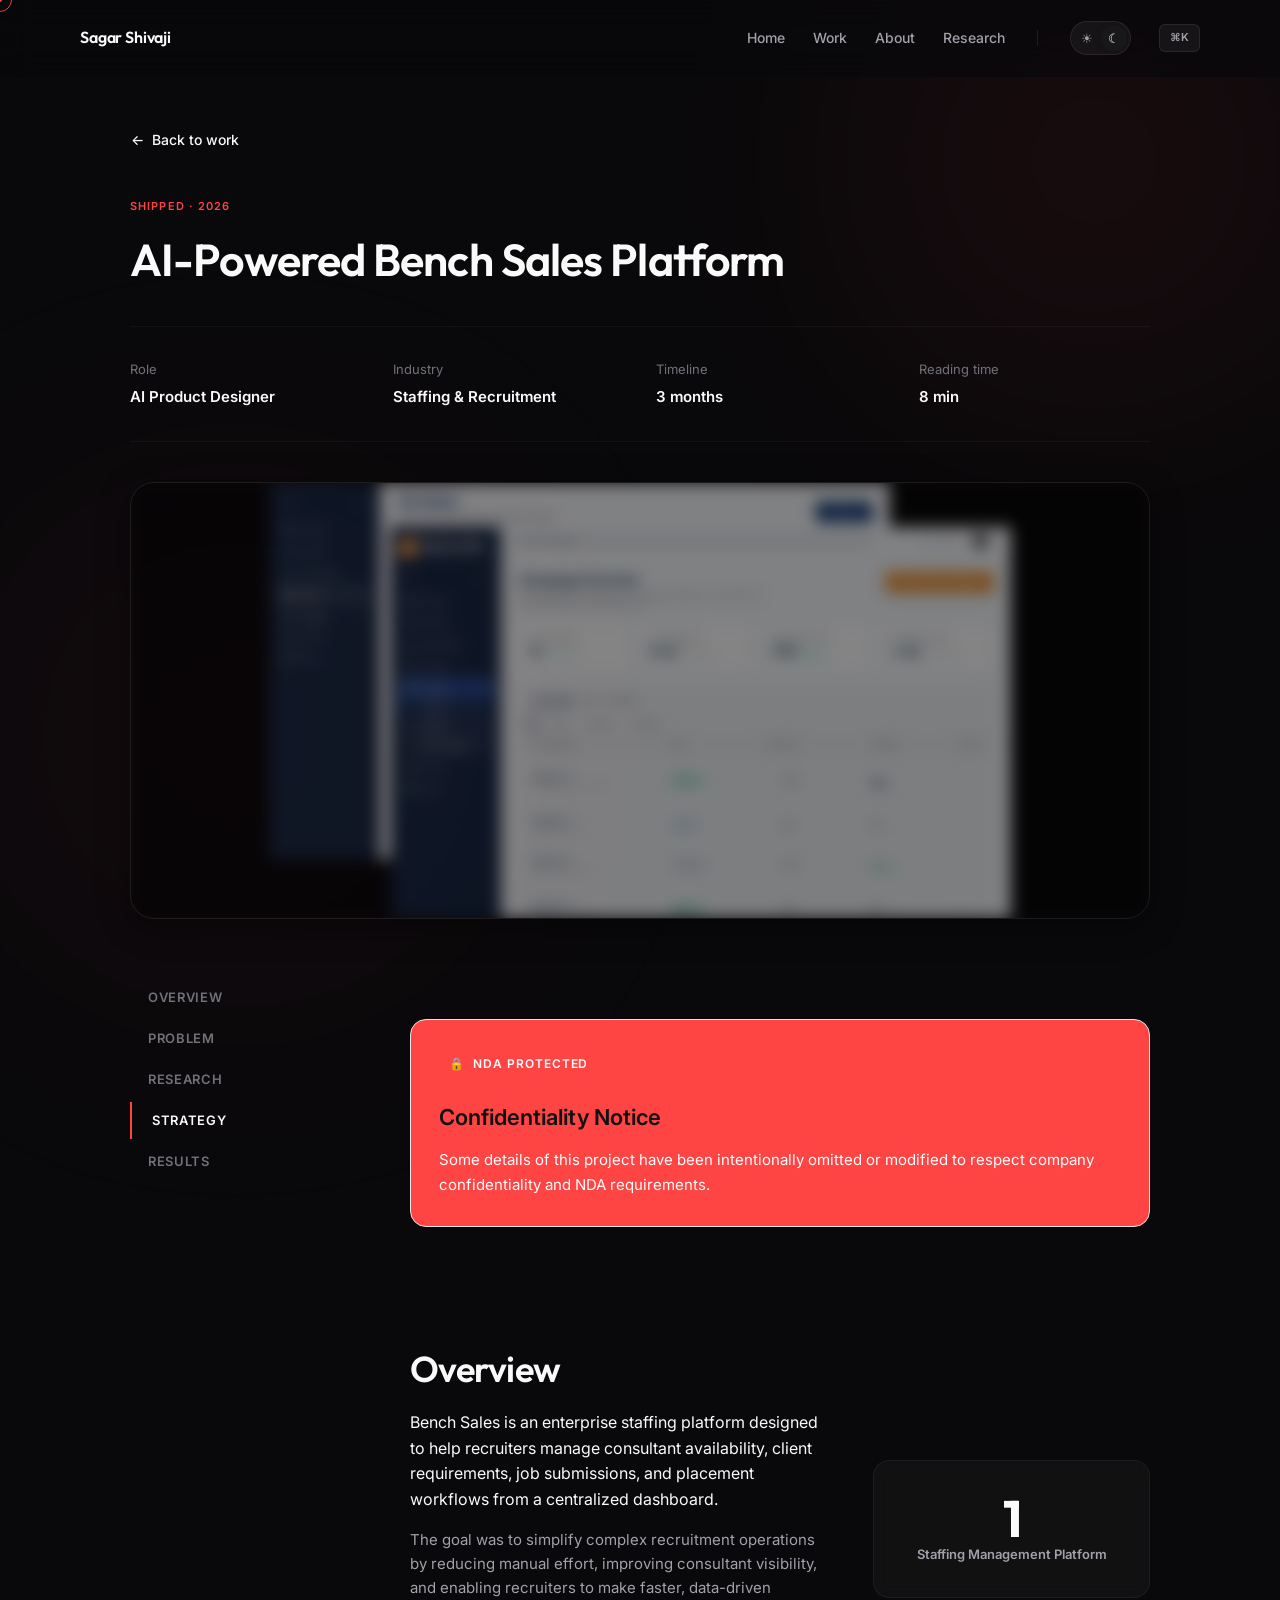
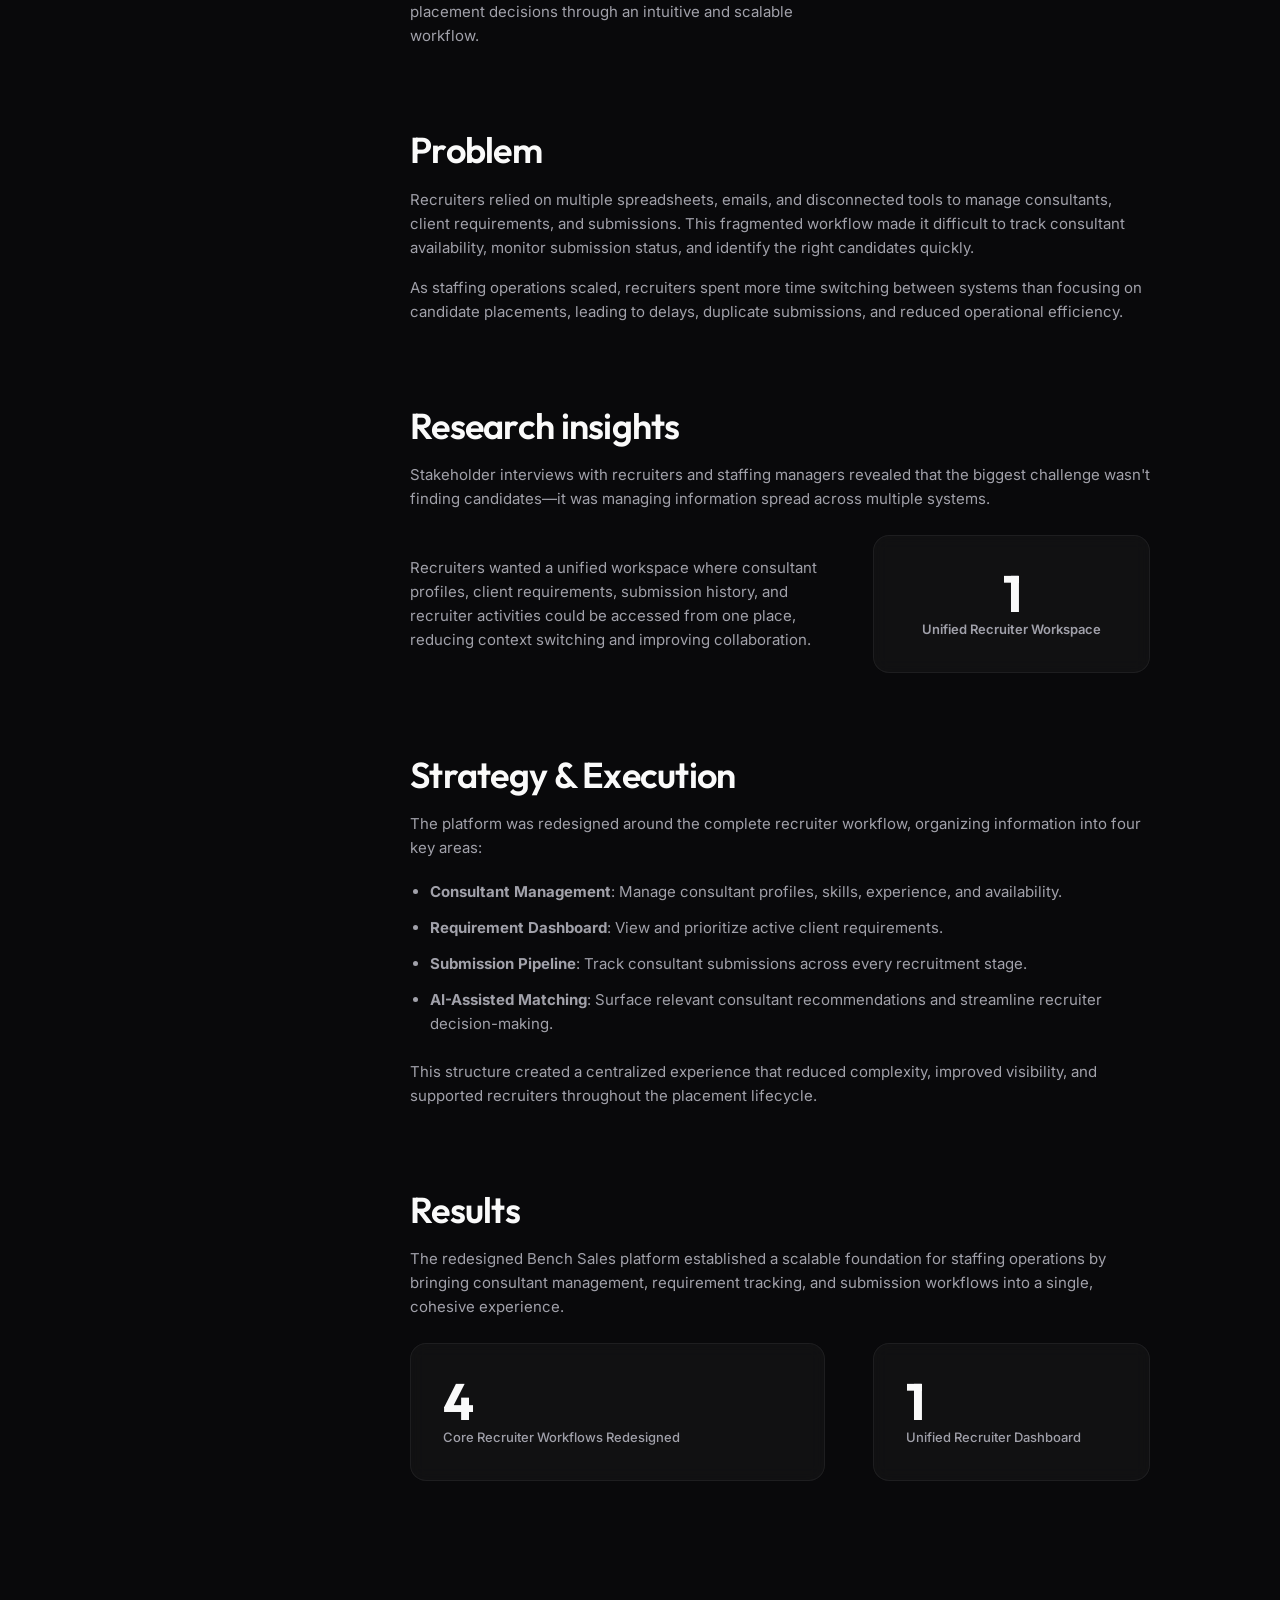
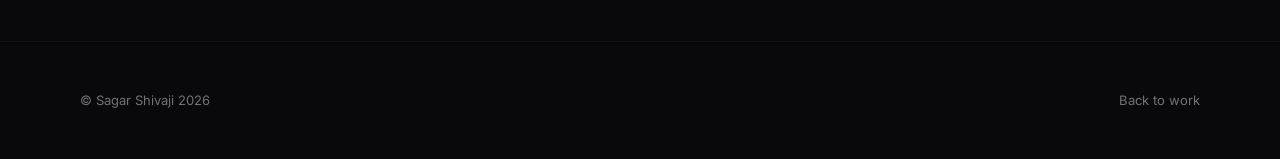
<file: work/bench-sales.html>
<!DOCTYPE html>
<html lang="en" data-theme="dark">
<head>
  <meta charset="UTF-8">
  <meta name="viewport" content="width=device-width, initial-scale=1.0, viewport-fit=cover">
  <title>AI-Powered Bench Sales Platform</title>
  <link rel="preconnect" href="https://fonts.googleapis.com">
  <link rel="preconnect" href="https://fonts.gstatic.com" crossorigin>
  <link href="https://fonts.googleapis.com/css2?family=Outfit:wght@400;500;600;700&family=Inter:wght@400;500;600&display=swap" rel="stylesheet">
  <link rel="stylesheet" href="../style.css">
</head>
<body>
  <!-- Custom Glow Backgrounds -->
  <div class="glow-bg glow-bg-1"></div>
  <div class="glow-bg glow-bg-2"></div>

  <!-- Custom Cursor -->
  <div class="custom-cursor" id="customCursor"></div>
  <div class="custom-cursor-dot" id="customCursorDot"></div>

  <!-- Reading Progress Bar -->
  <div class="reading-progress" id="progressBar"></div>

  <!-- Mobile Menu Overlay & Menu -->
  <div class="mobile-menu-overlay" id="mobileMenuOverlay" onclick="closeMobileMenu()"></div>
  <div class="mobile-menu" id="mobileMenu">
    <a href="../index.html">Home</a>
    <a href="../work.html">Work</a>
    <a href="../about.html">About</a>
    <a href="../research.html">Research</a>
    <div class="mobile-theme-section">
      <span class="small font-medium">Theme</span>
      <div class="theme-toggle" id="themeToggleMobile" title="Toggle theme">
        <button class="theme-toggle-btn" data-theme="light" aria-label="Light mode">☀</button>
        <button class="theme-toggle-btn active" data-theme="dark" aria-label="Dark mode">☾</button>
      </div>
    </div>
  </div>

  <!-- Command Palette (⌘K) -->
  <div class="command-overlay" id="commandOverlay">
    <div class="command-panel">
      <div class="command-search-wrapper">
        <input type="text" class="command-search" placeholder="Search pages, case studies, research..." id="commandInput" autocomplete="off" autofocus>
        <div class="command-esc">ESC</div>
      </div>
      <div class="command-results" id="commandResults">
        <div class="command-group-title">Pages</div>
        <div class="command-item" data-action="../index.html">
          <span class="command-item-left">Home</span>
          <span class="command-shortcut">⌘H</span>
        </div>
        <div class="command-item" data-action="../work.html">
          <span class="command-item-left">Work</span>
          <span class="command-shortcut">⌘W</span>
        </div>
        <div class="command-item" data-action="../about.html">
          <span class="command-item-left">About</span>
          <span class="command-shortcut">⌘A</span>
        </div>
        <div class="command-item" data-action="../research.html">
          <span class="command-item-left">Research</span>
          <span class="command-shortcut">⌘R</span>
        </div>

        <div class="command-group-title">Case Studies</div>
        <div class="command-item" data-action="../work/job-pulse.html">
          <span class="command-item-left">Job Pulse Alert Dashboard</span>
          <span class="command-shortcut">1</span>
        </div>
        <div class="command-item" data-action="../work/bench-sales.html">
          <span class="command-item-left">Bench Sales Platform</span>
          <span class="command-shortcut">2</span>
        </div>
        <div class="command-item" data-action="../work/lead-generator.html">
          <span class="command-item-left">Lead Generator</span>
          <span class="command-shortcut">3</span>
        </div>
        <div class="command-item" data-action="../work/laundry-app.html">
          <span class="command-item-left">Laundry App</span>
          <span class="command-shortcut">4</span>
        </div>
      </div>
    </div>
  </div>

  <!-- Desktop Navigation Bar -->
  <nav class="nav" id="navbar">
    <div class="nav-inner">
      <div class="nav-logo" onclick="window.location.href='../index.html'">
    
        <span class="logo-text">Sagar Shivaji</span>
      </div>
      <button class="mobile-menu-btn" onclick="toggleMobileMenu()" aria-label="Menu">
        <svg width="24" height="24" viewBox="0 0 24 24" fill="none" stroke="currentColor" stroke-width="2" stroke-linecap="round" stroke-linejoin="round">
          <line x1="3" y1="12" x2="21" y2="12"></line>
          <line x1="3" y1="6" x2="21" y2="6"></line>
          <line x1="3" y1="18" x2="21" y2="18"></line>
        </svg>
      </button>
      <div class="nav-links">
        <a href="../index.html">Home</a>
        <a href="../work.html">Work</a>
        <a href="../about.html">About</a>
        <a href="../research.html">Research</a>
        <div class="nav-divider"></div>
        <div class="theme-toggle" id="themeToggle" title="Toggle theme">
          <button class="theme-toggle-btn" data-theme="light" aria-label="Light mode">☀</button>
          <button class="theme-toggle-btn active" data-theme="dark" aria-label="Dark mode">☾</button>
        </div>
        <span class="command-badge" onclick="openCommand()" title="Open Command Palette (⌘K)">⌘K</span>
      </div>
    </div>
  </nav>

  <!-- CASE STUDY: HORIZON AI -->
  <div class="page" id="page-project-1">
    <main class="project-container">
      <section class="page-section">
        <a href="../work.html" class="btn btn-ghost reveal" style="padding-left:0; margin-bottom:32px; font-weight: 500;">
          <span style="margin-right: 8px;">←</span> Back to work
        </a>
        
        <div class="reveal">
          <span class="caption accent-text font-semibold">Shipped · 2026</span>
          <h1 class="heading-1 font-semibold" style="margin:16px 0; max-width:840px;">AI-Powered Bench Sales Platform</h1>
        </div>
        
        <div class="project-info-bar reveal">
          <div class="project-info-item"><span class="small text-tertiary">Role</span><strong class="text-primary">AI Product Designer</strong></div>
          <div class="project-info-item"><span class="small text-tertiary">Industry</span><strong class="text-primary">Staffing & Recruitment</strong></div>
          <div class="project-info-item"><span class="small text-tertiary">Timeline</span><strong class="text-primary">3 months</strong></div>
          <div class="project-info-item"><span class="small text-tertiary">Reading time</span><strong class="text-primary">8 min</strong></div>
        </div>

        <div class="project-hero-image-wrapper reveal">
          <img src="../images/benchsales.png" alt="Bench Sales Platform" class="project-hero-img" style="
    filter: blur(8px);
    opacity: 0.5;
  ">
        </div>

        <div class="project-layout">
          <nav class="sticky-nav">
            <a href="#overview1" class="active">Overview</a>
            <a href="#problem1">Problem</a>
            <a href="#research1">Research</a>
            <a href="#strategy1">Strategy</a>
            <a href="#results1">Results</a>
          </nav>
          
          <div class="project-content-block">
            <section class="nda-notice">
  <div class="nda-label">
    <span class="nda-icon">🔒</span>
    <span>NDA Protected</span>
  </div>

  <h3>Confidentiality Notice</h3>

  <p>
    Some details of this project have been intentionally omitted or modified
    to respect company confidentiality and NDA requirements.
  </p>

</section>
            <div id="overview1" class="project-content-section reveal">
              <h2 class="heading-2 font-semibold" style="margin-bottom:16px;">Overview</h2>
              
              <div class="project-section-grid">
                <div class="project-summary-text">
                  <p class="body-large text-primary" style="margin-bottom: 16px;">Bench Sales is an enterprise staffing platform designed to help recruiters manage consultant availability, client requirements, job submissions, and placement workflows from a centralized dashboard.</p>
                  <p class="body-base text-secondary">The goal was to simplify complex recruitment operations by reducing manual effort, improving consultant visibility, and enabling recruiters to make faster, data-driven placement decisions through an intuitive and scalable workflow.</p>
                </div>
                <div class="project-sidebar-stat">
                  <div class="insight-stat font-bold">1</div>
                  <p class="small text-secondary font-semibold">Staffing Management Platform</p>
                </div>
              </div>
            </div>

            <div id="problem1" class="project-content-section reveal">
              <h2 class="heading-2 font-semibold" style="margin-bottom:16px;">Problem</h2>
              <p class="body-base text-secondary" style="margin-bottom:16px;">
                Recruiters relied on multiple spreadsheets, emails, and disconnected tools to manage consultants, client requirements, and submissions. This fragmented workflow made it difficult to track consultant availability, monitor submission status, and identify the right candidates quickly.
              </p>
              <p class="body-base text-secondary">
                As staffing operations scaled, recruiters spent more time switching between systems than focusing on candidate placements, leading to delays, duplicate submissions, and reduced operational efficiency.
              </p>
            </div>

            <div id="research1" class="project-content-section reveal">
              <h2 class="heading-2 font-semibold" style="margin-bottom:16px;">Research insights</h2>
              <p class="body-base text-secondary" style="margin-bottom:24px;">
                Stakeholder interviews with recruiters and staffing managers revealed that the biggest challenge wasn't finding candidates—it was managing information spread across multiple systems.
              <div class="project-section-grid">
                <div class="project-summary-text">
                  <p class="body-base text-secondary">
                    Recruiters wanted a unified workspace where consultant profiles, client requirements, submission history, and recruiter activities could be accessed from one place, reducing context switching and improving collaboration.
                </div>
                <div class="project-sidebar-stat">
                  <div class="insight-stat font-bold">1</div>
                  <p class="small text-secondary font-semibold">Unified Recruiter Workspace</p>
                </div>
              </div>
            </div>

            <div id="strategy1" class="project-content-section reveal">
              <h2 class="heading-2 font-semibold" style="margin-bottom:16px;">Strategy & Execution</h2>
              <p class="body-base text-secondary" style="margin-bottom:16px;">
                The platform was redesigned around the complete recruiter workflow, organizing information into four key areas:
              </p>
              <ul class="project-list" style="margin-bottom: 24px;">
                <li><strong>Consultant Management</strong>: Manage consultant profiles, skills, experience, and availability.</li>
                <li><strong>Requirement Dashboard</strong>: View and prioritize active client requirements.</li>
                <li><strong>Submission Pipeline</strong>: Track consultant submissions across every recruitment stage.</li>
                <li><strong>AI-Assisted Matching</strong>: Surface relevant consultant recommendations and streamline recruiter decision-making.</li>
              </ul>
              <p class="body-base text-secondary">
                This structure created a centralized experience that reduced complexity, improved visibility, and supported recruiters throughout the placement lifecycle.
              </p>
            </div>

            <div id="results1" class="project-content-section reveal">
              <h2 class="heading-2 font-semibold" style="margin-bottom:16px;">Results</h2>
              <p class="body-base text-secondary" style="margin-bottom:24px;">
                The redesigned Bench Sales platform established a scalable foundation for staffing operations by bringing consultant management, requirement tracking, and submission workflows into a single, cohesive experience.
              </p>
              <div class="project-section-grid">
                <div class="metric-result-card">
                  <div class="insight-stat font-bold accent-text">4</div>
                  <p class="small text-secondary font-medium">Core Recruiter Workflows Redesigned</p>
                </div>
                <div class="metric-result-card">
                  <div class="insight-stat font-bold accent-text">1</div>
                  <p class="small text-secondary font-medium">Unified Recruiter Dashboard</p>
                </div>
              </div>
            </div>
          </div>
        </div>
      </section>
    </main>
    <footer class="footer">
      <div class="container footer-inner">
        <span class="small text-tertiary">© Sagar Shivaji 2026</span>
        <div class="footer-links">
          <a href="../work.html" class="small text-tertiary footer-link">Back to work</a>
        </div>
      </div>
    </footer>
  </div>

  <script src="../script.js"></script><!-- Google tag (gtag.js) -->
<script async src="https://www.googletagmanager.com/gtag/js?id=G-1BDRFHDY8E"></script>
<script>
  window.dataLayer = window.dataLayer || [];
  function gtag(){dataLayer.push(arguments);}
  gtag('js', new Date());

  gtag('config', 'G-1BDRFHDY8E');
</script>
</body>
</html>
</file>
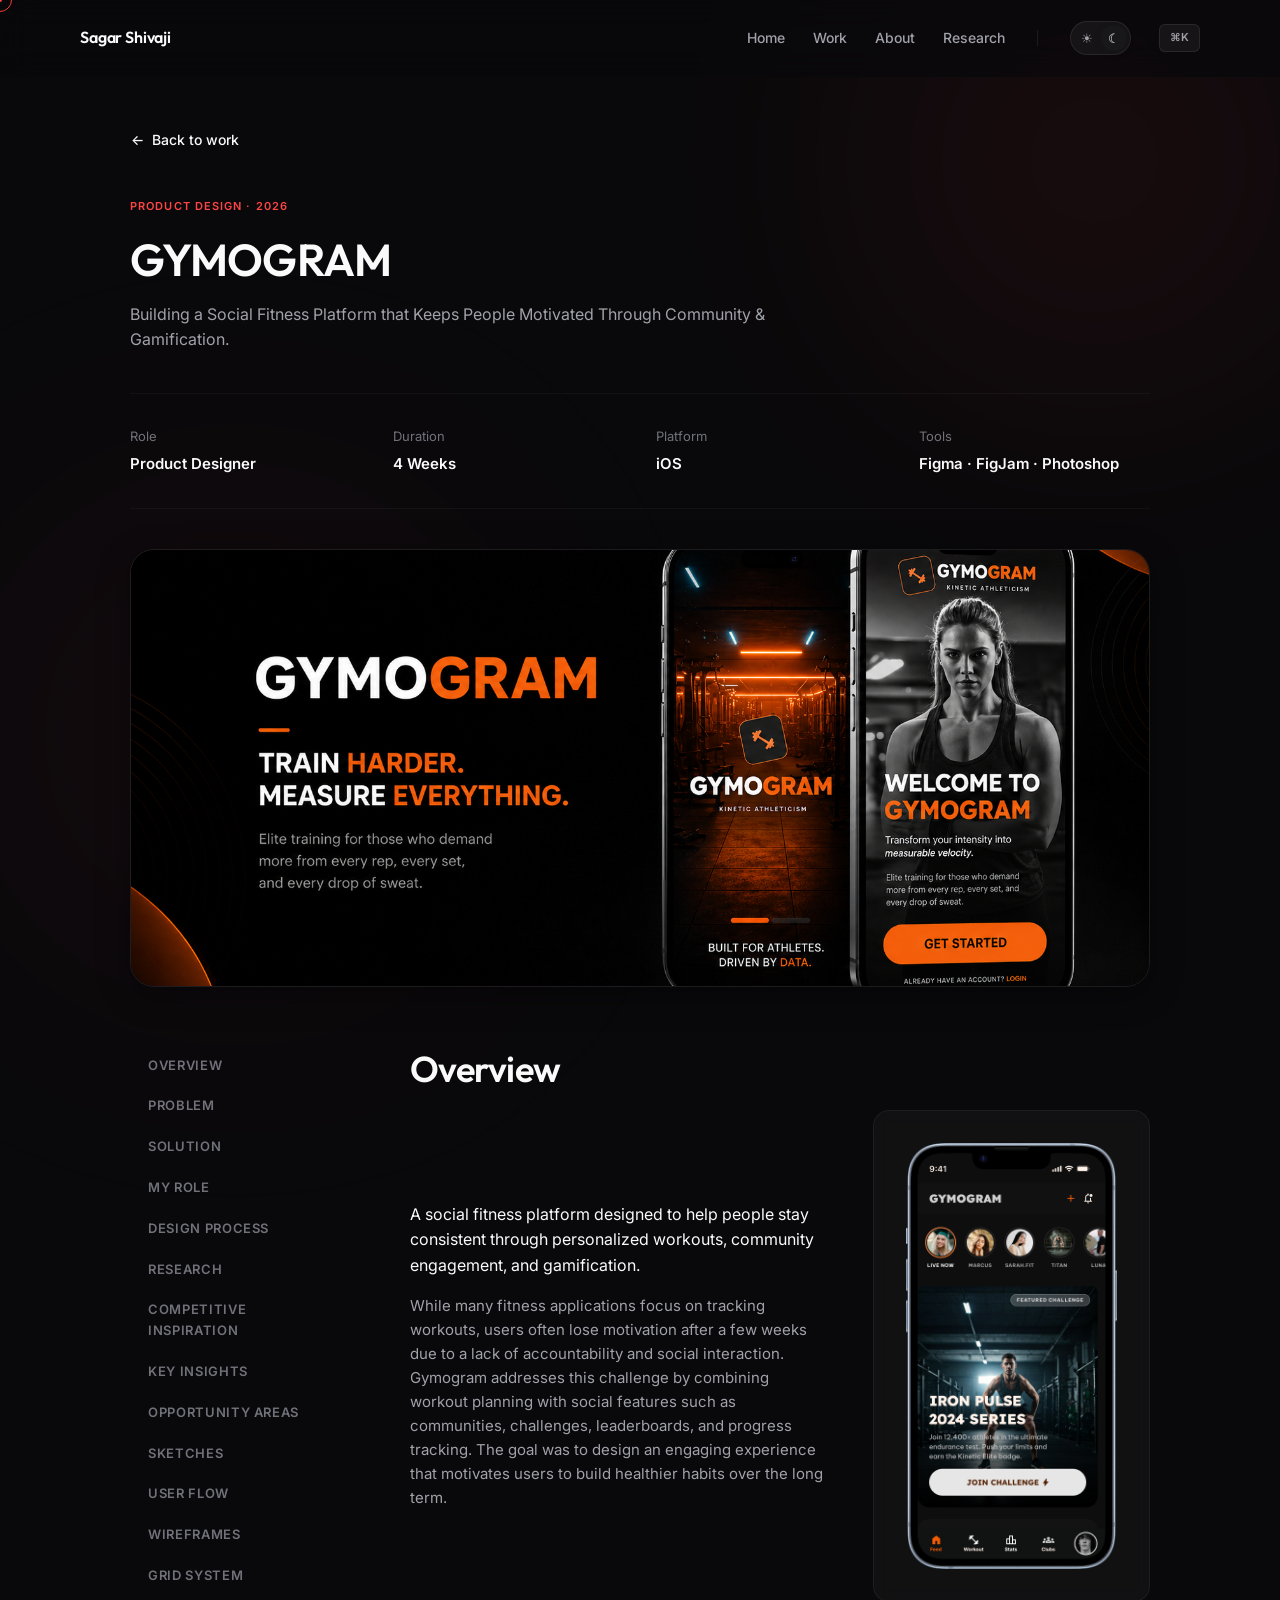
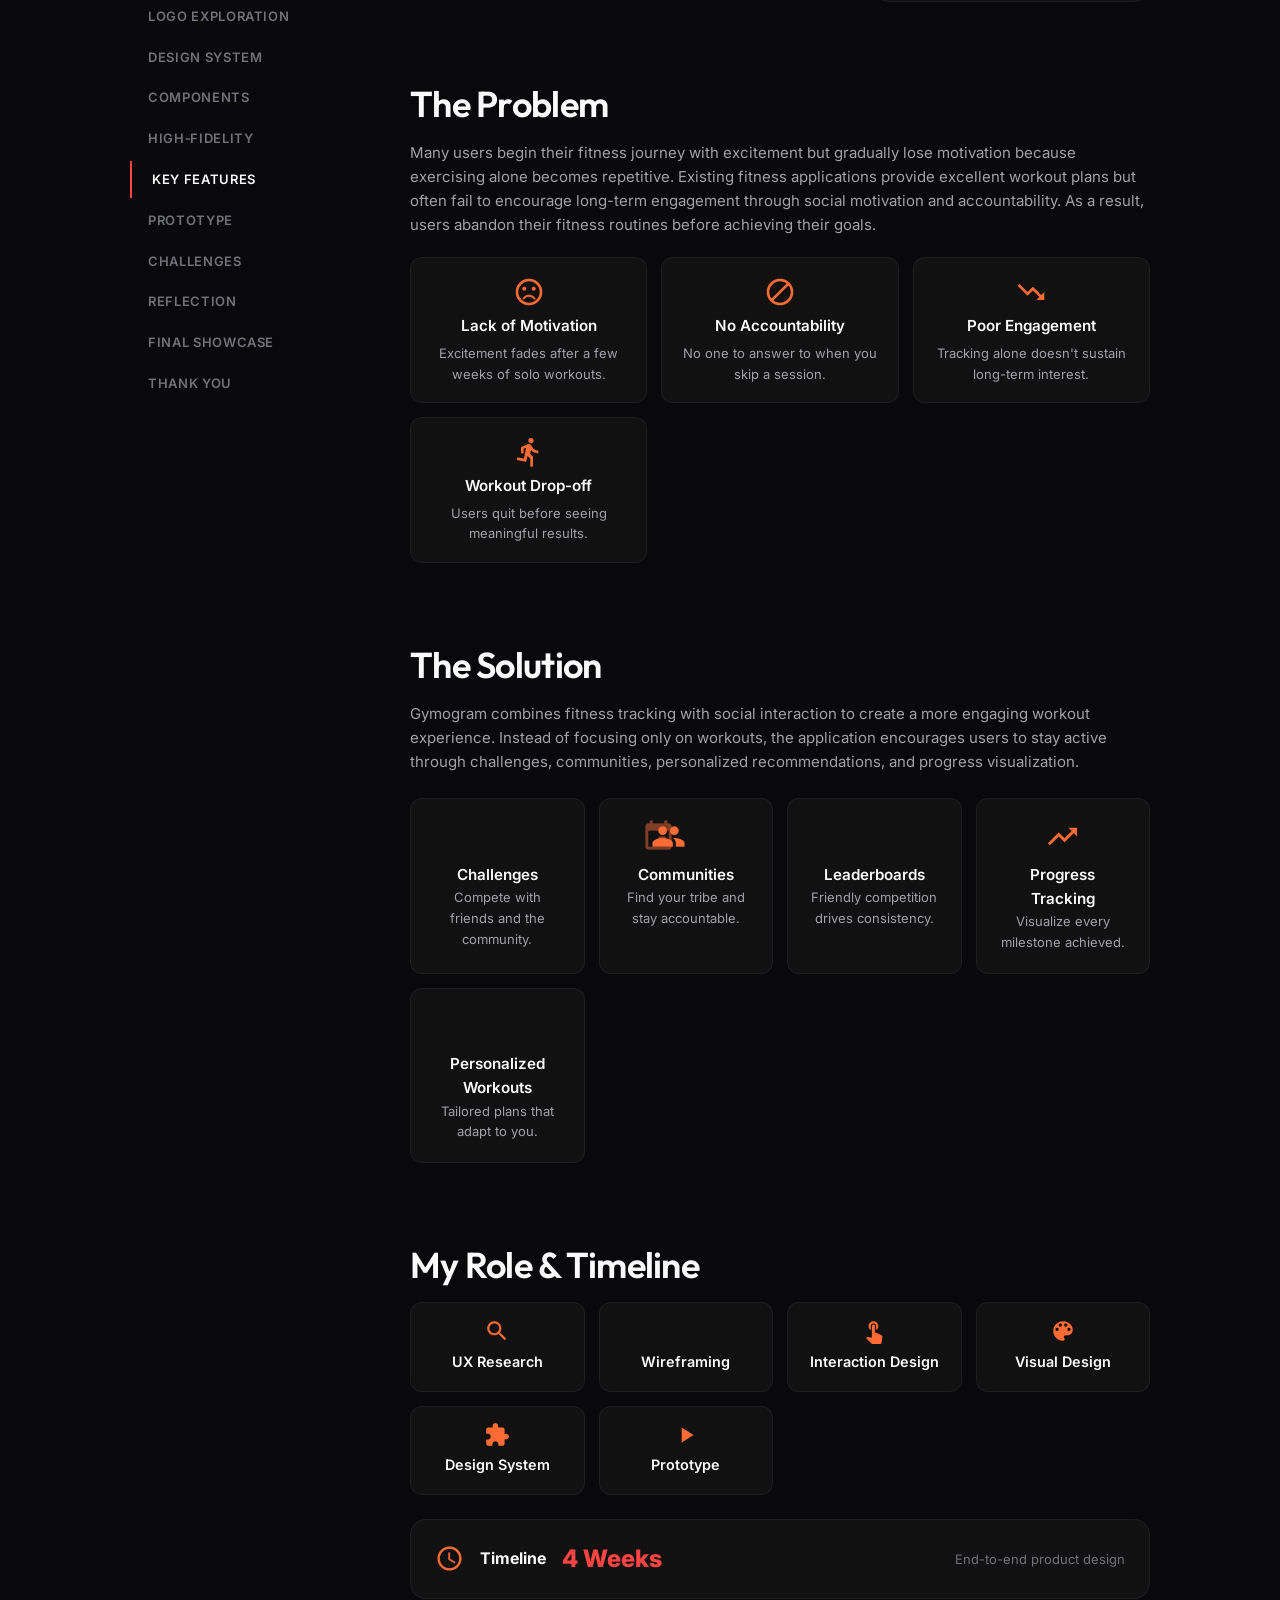
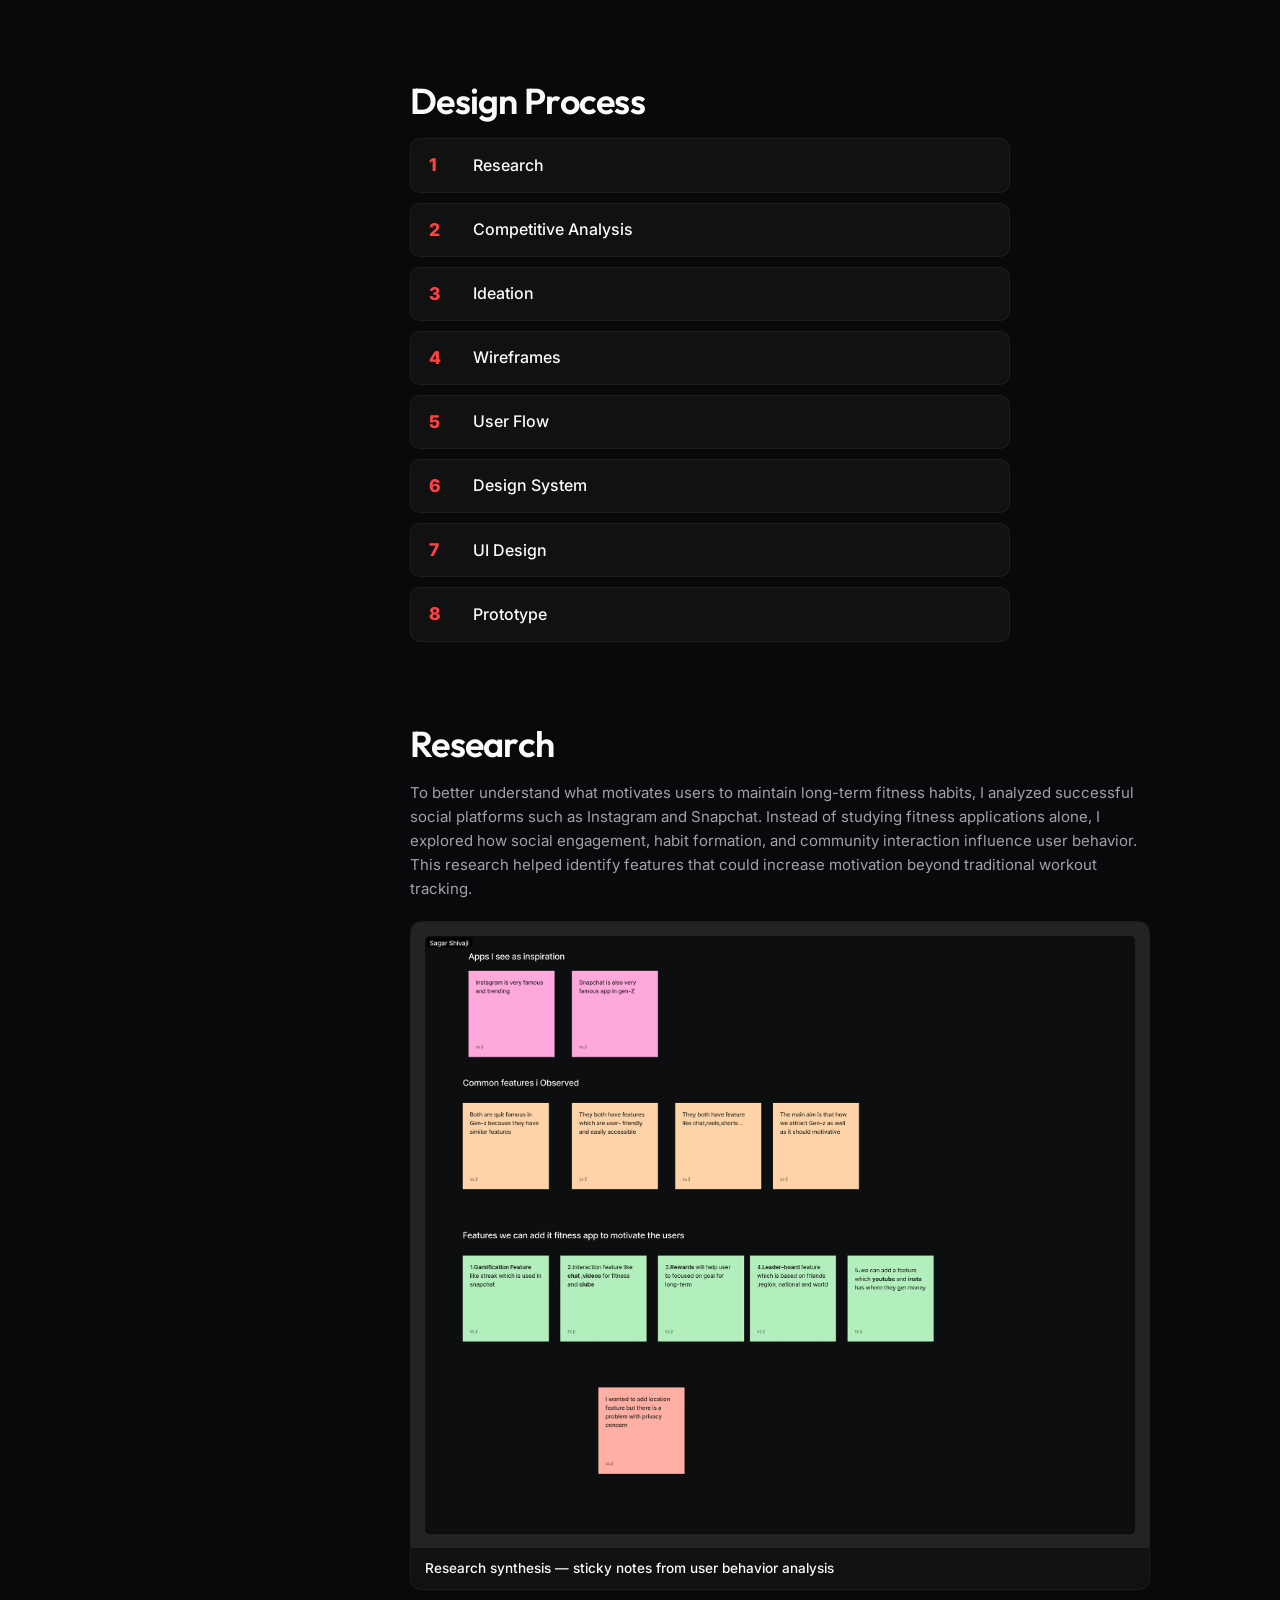
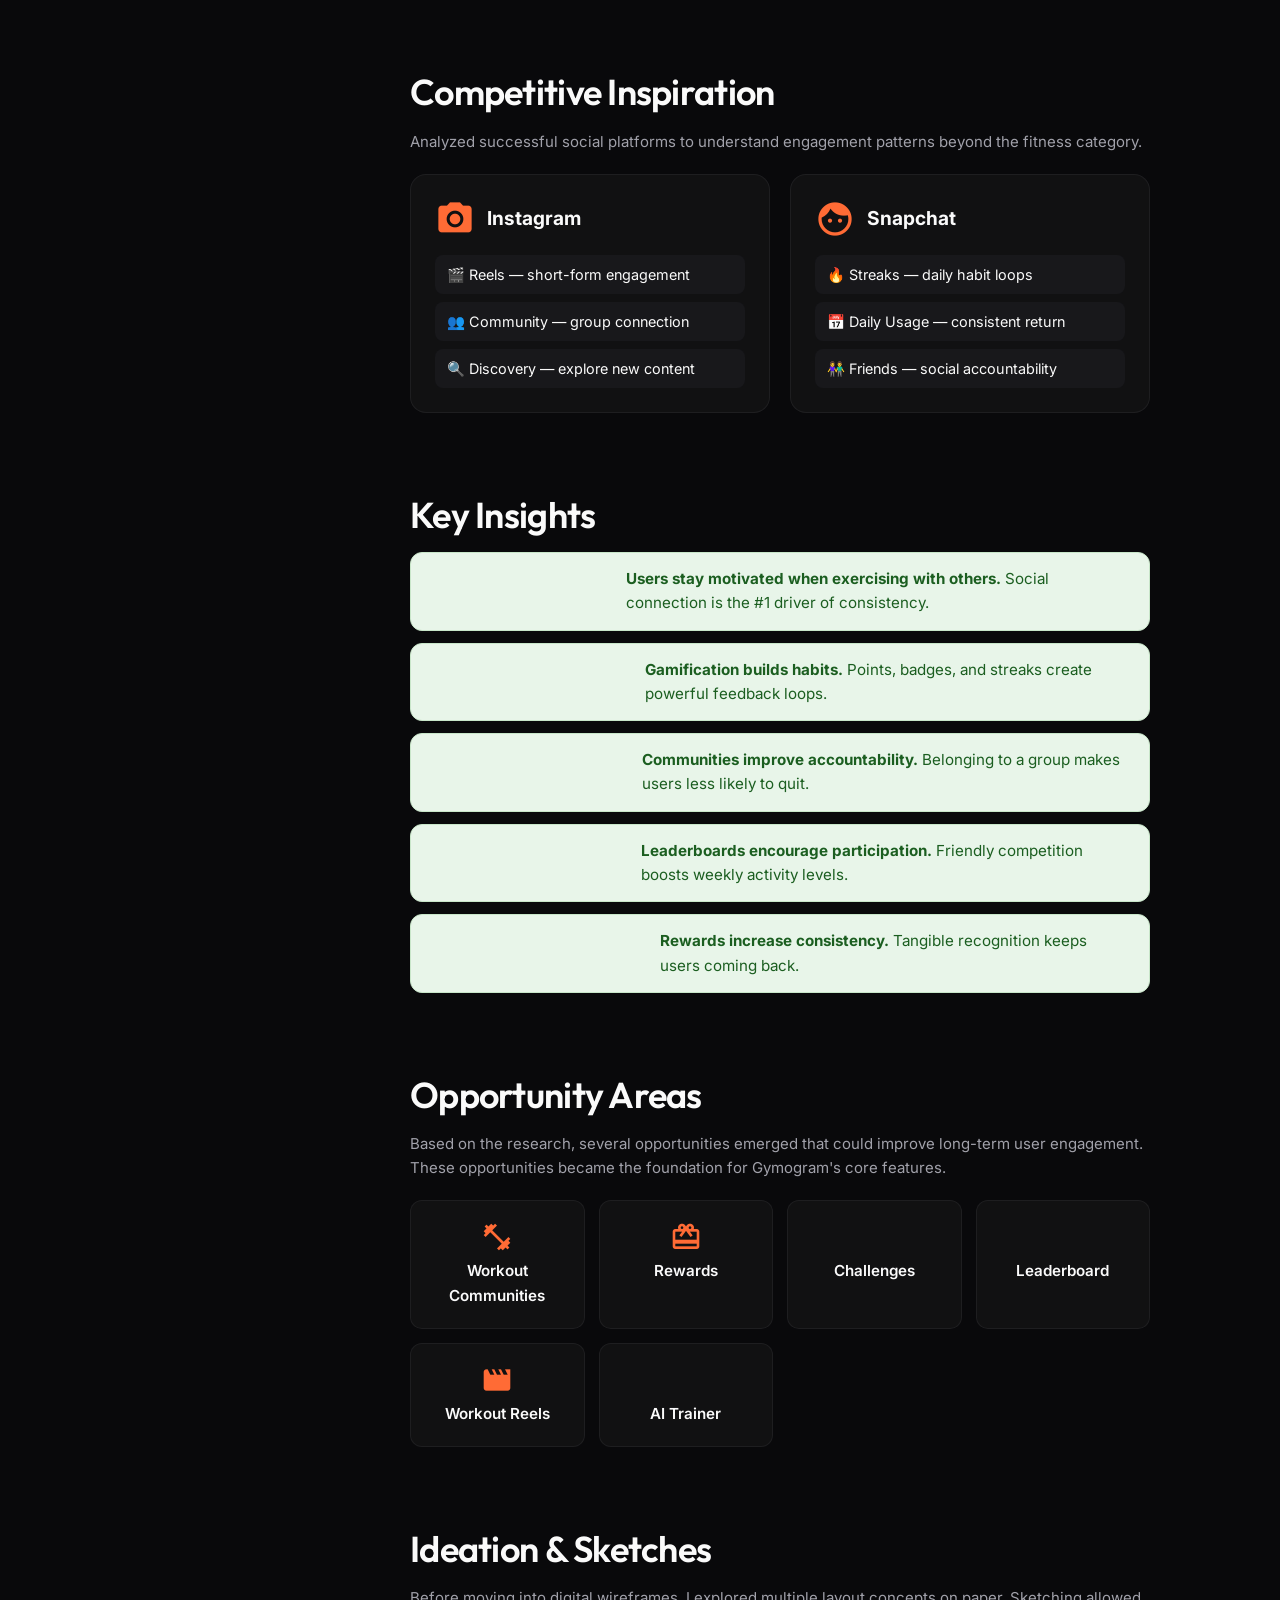
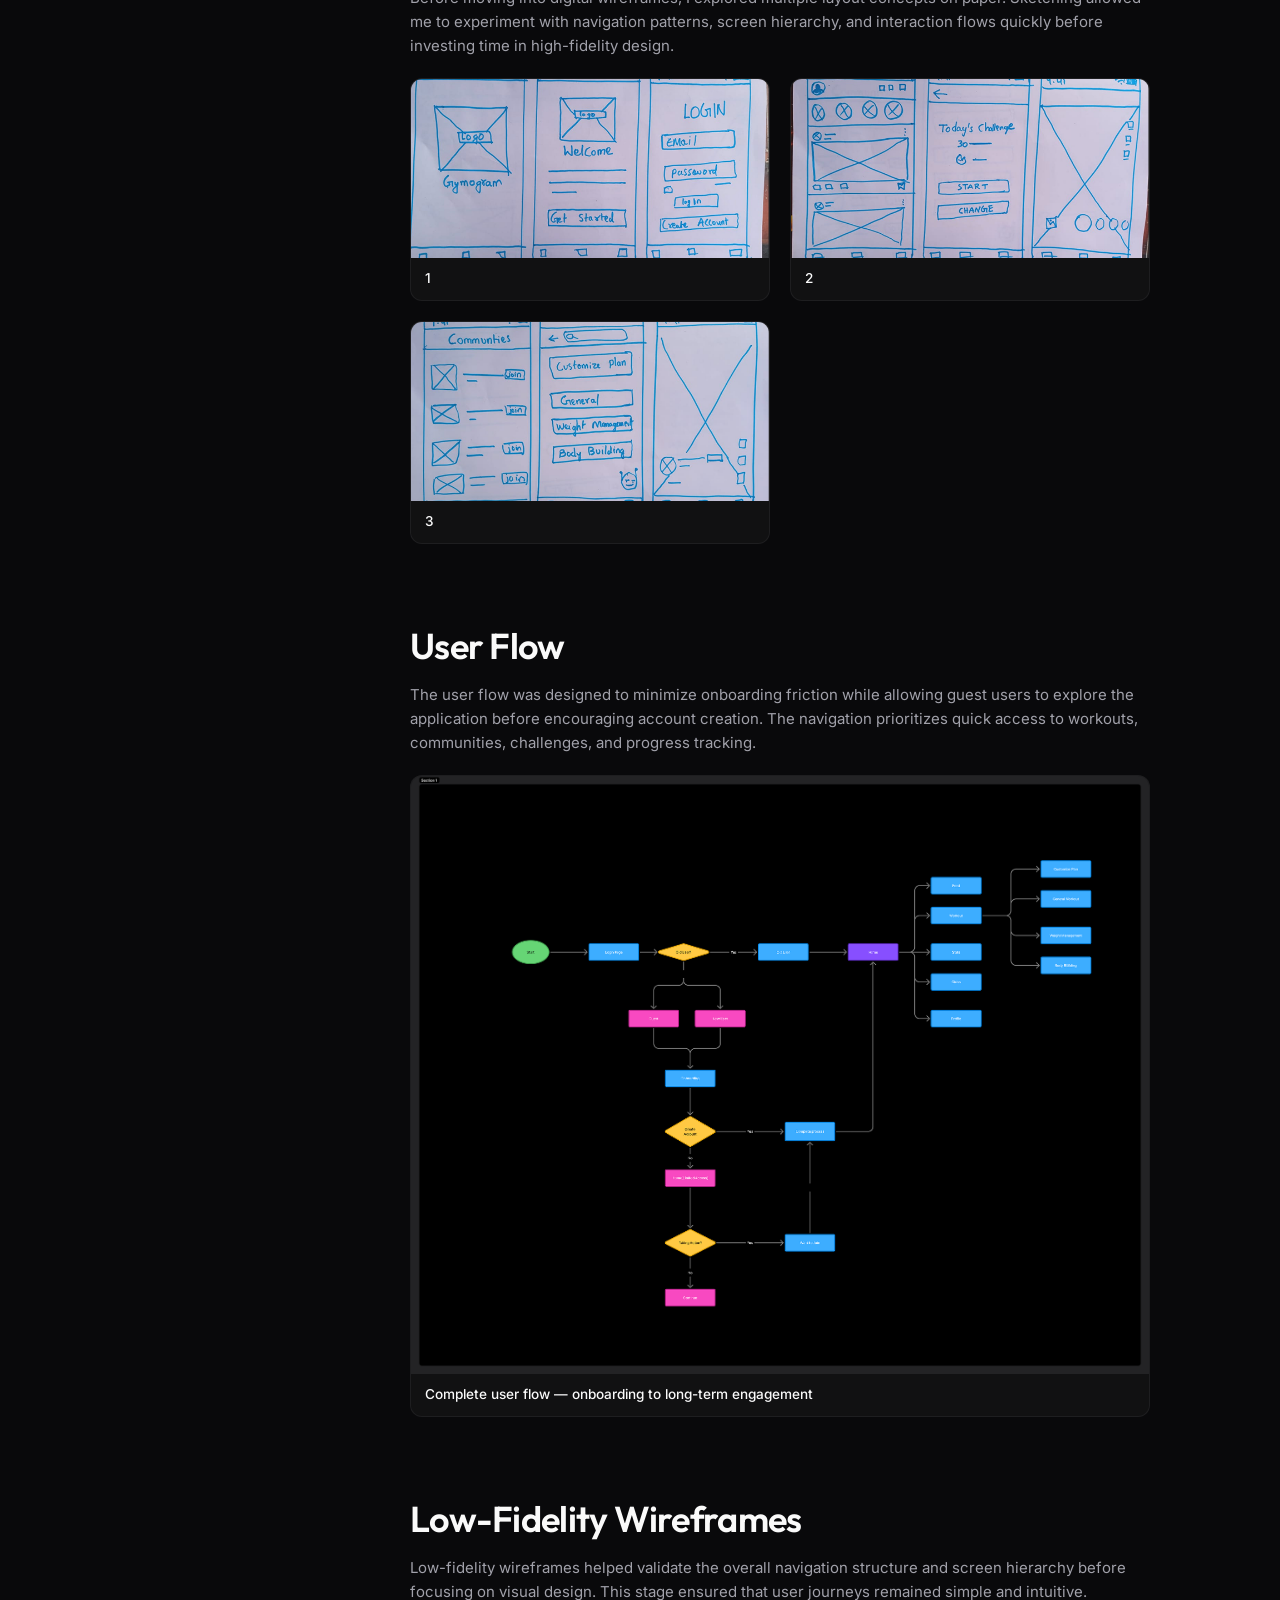
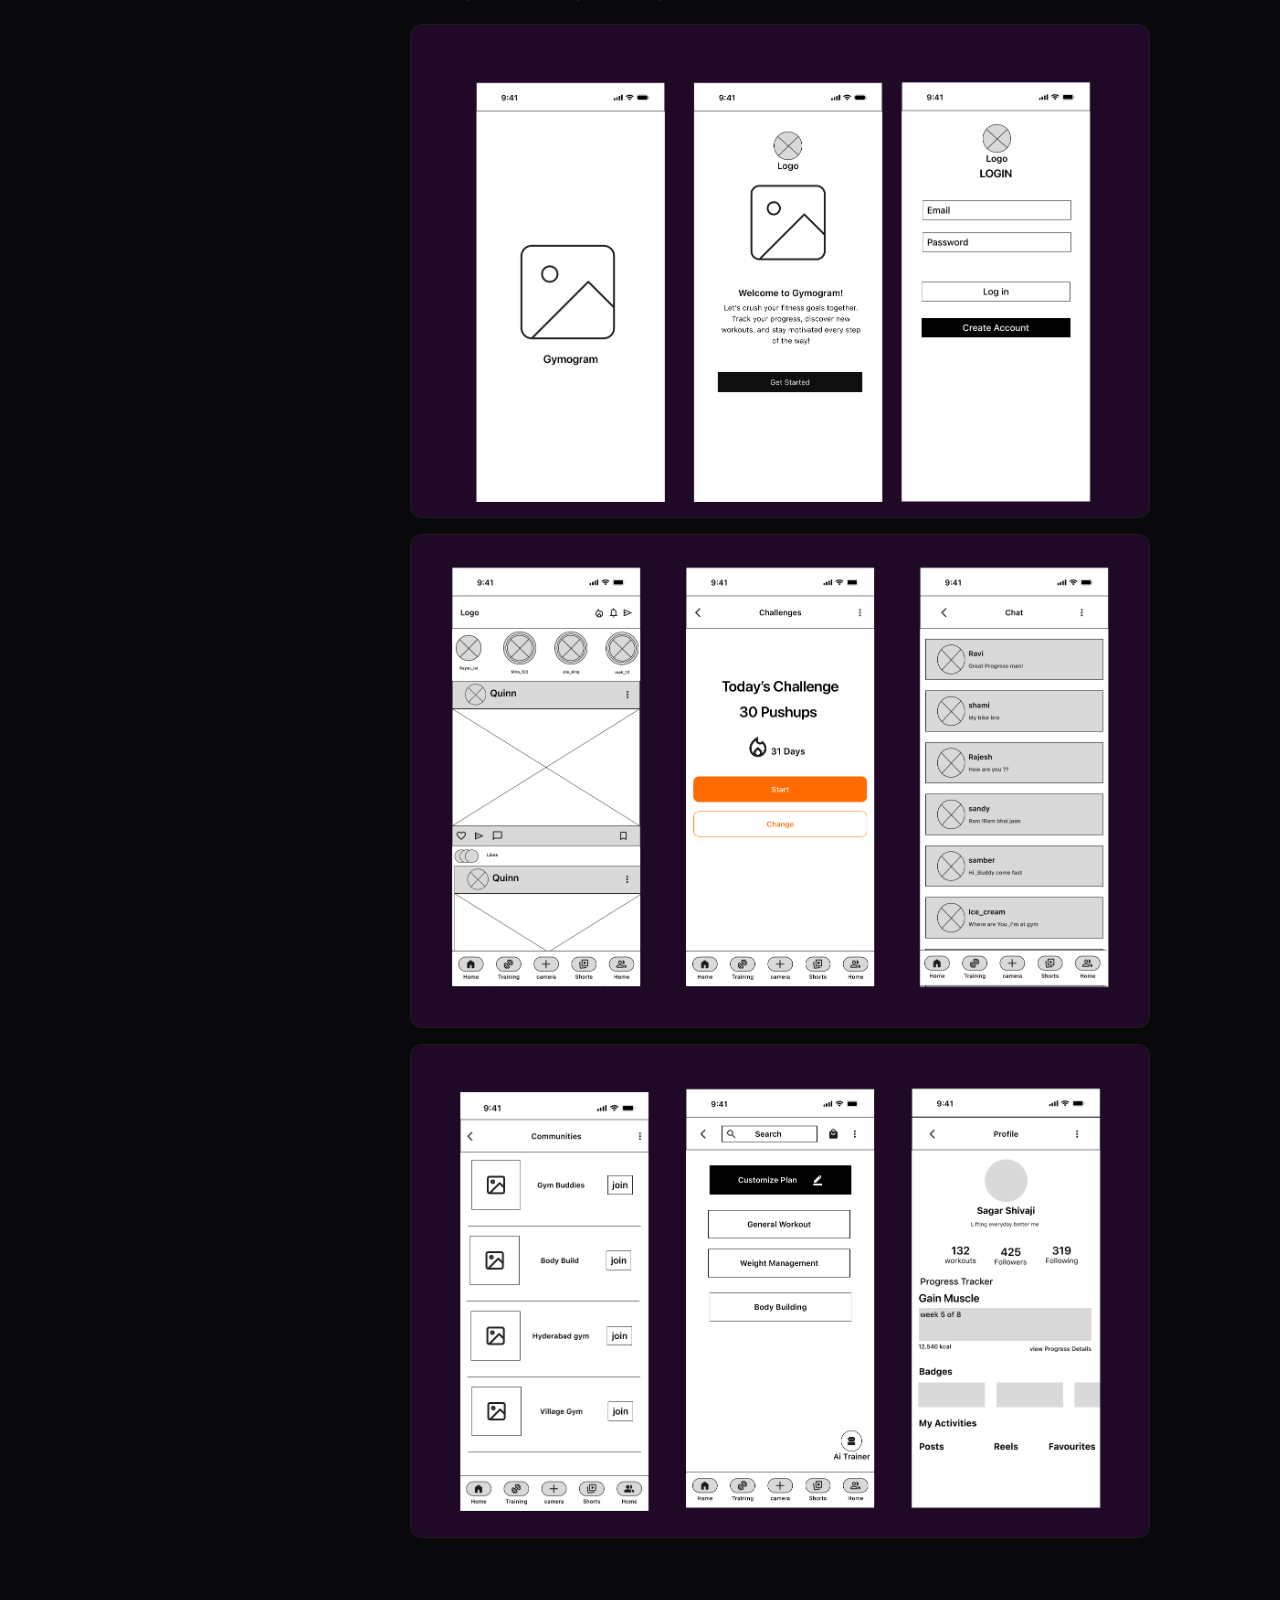
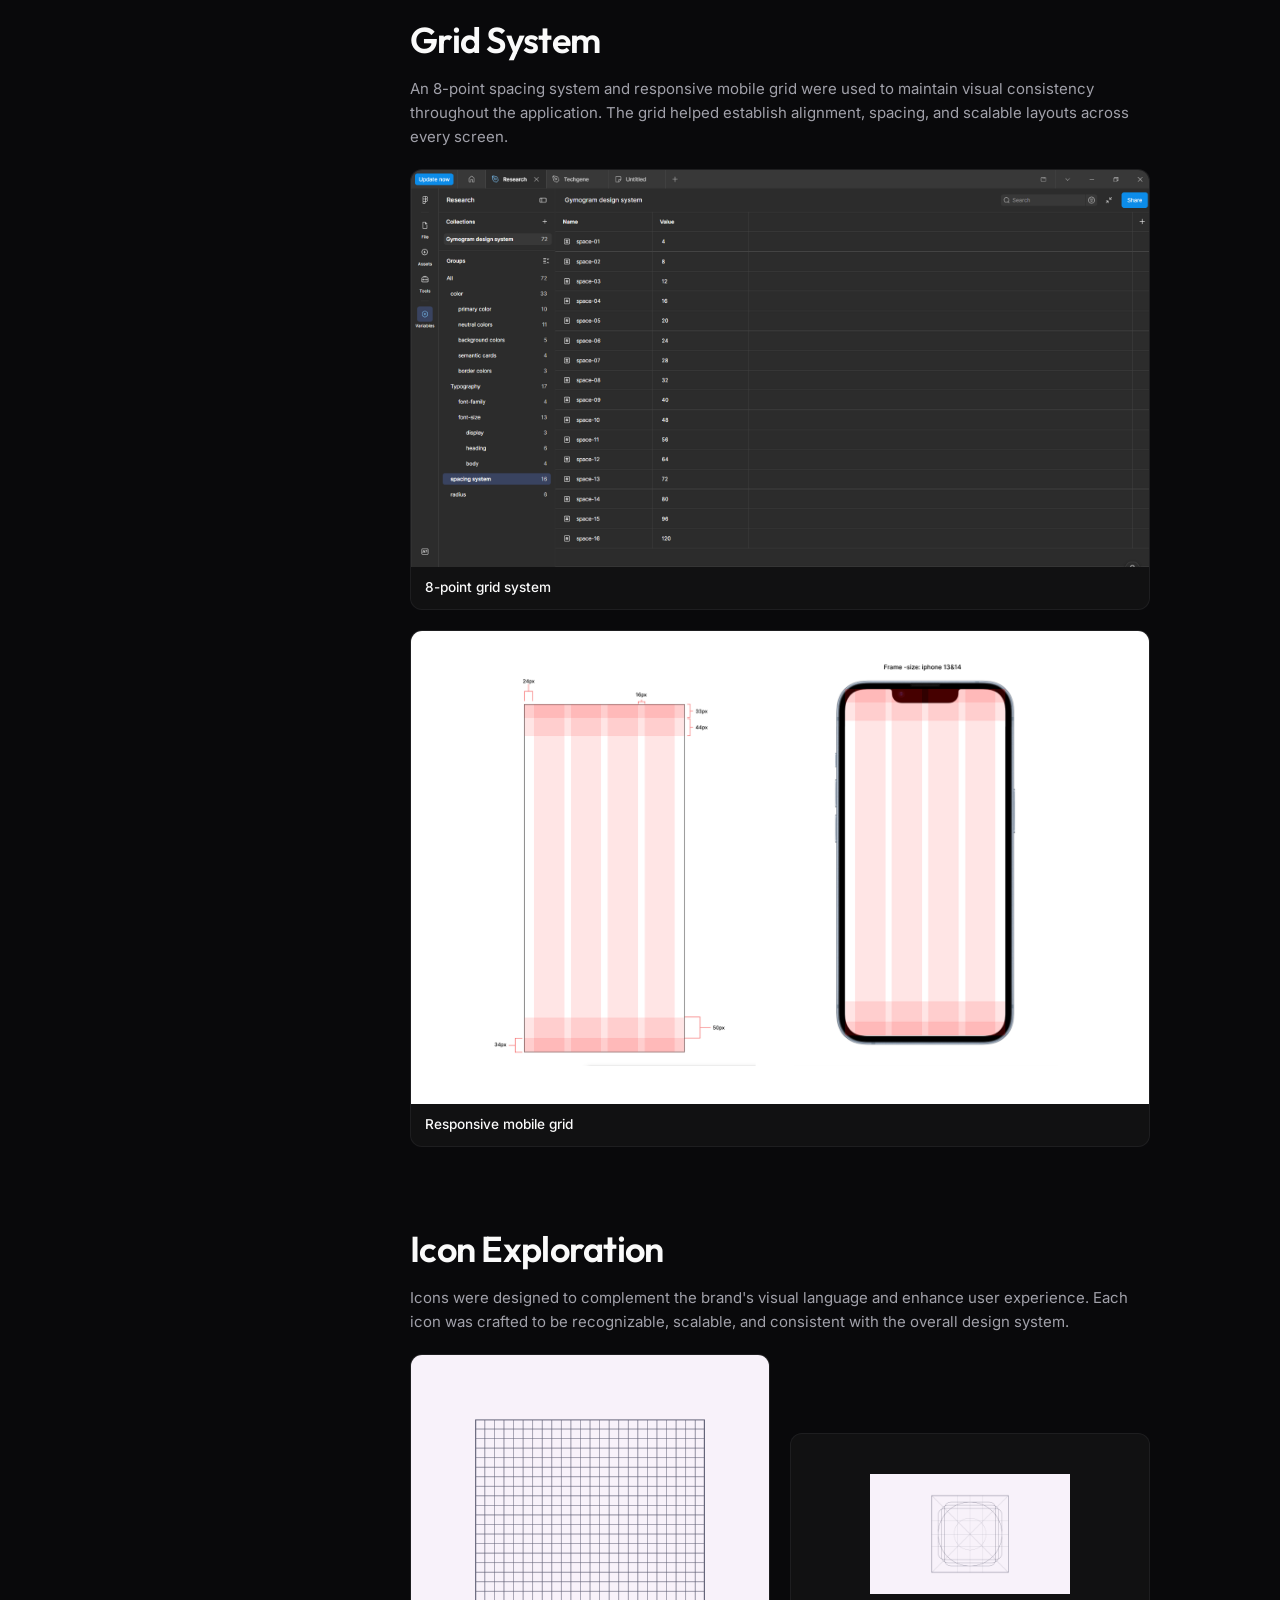
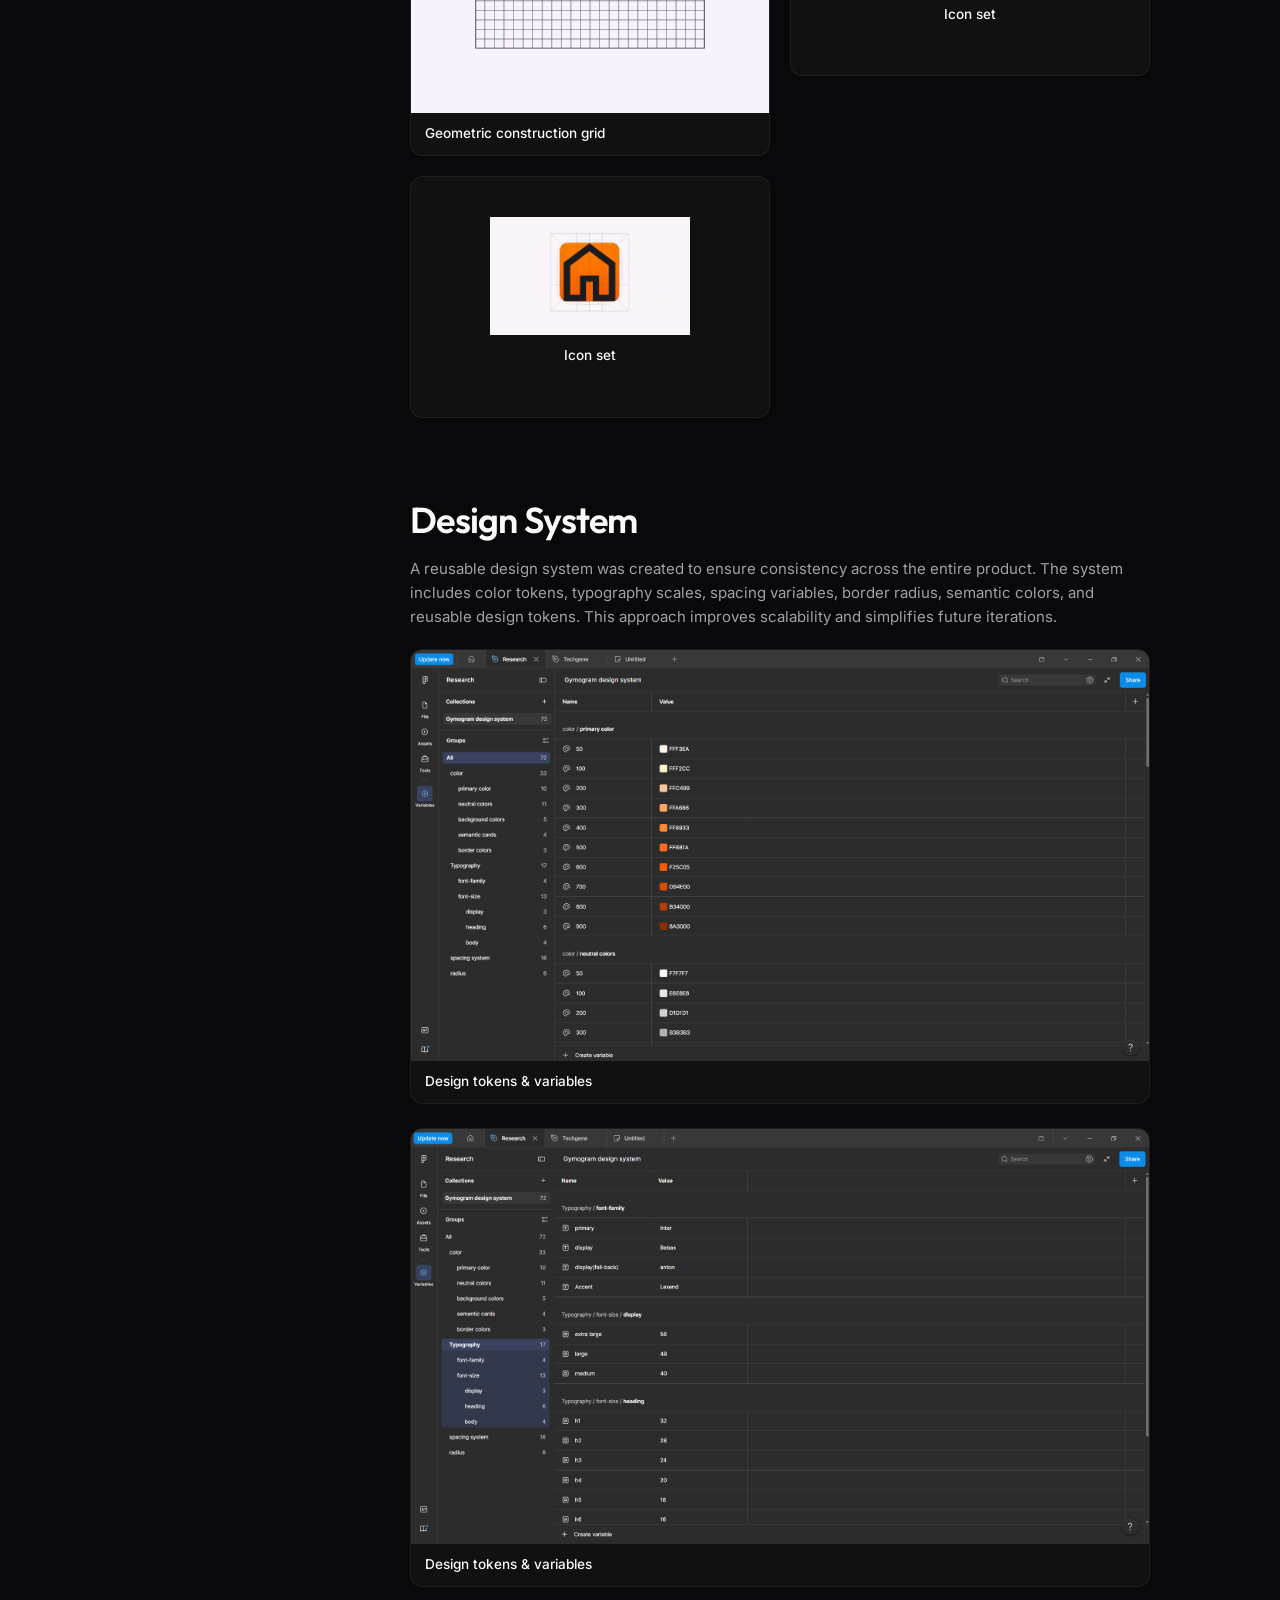
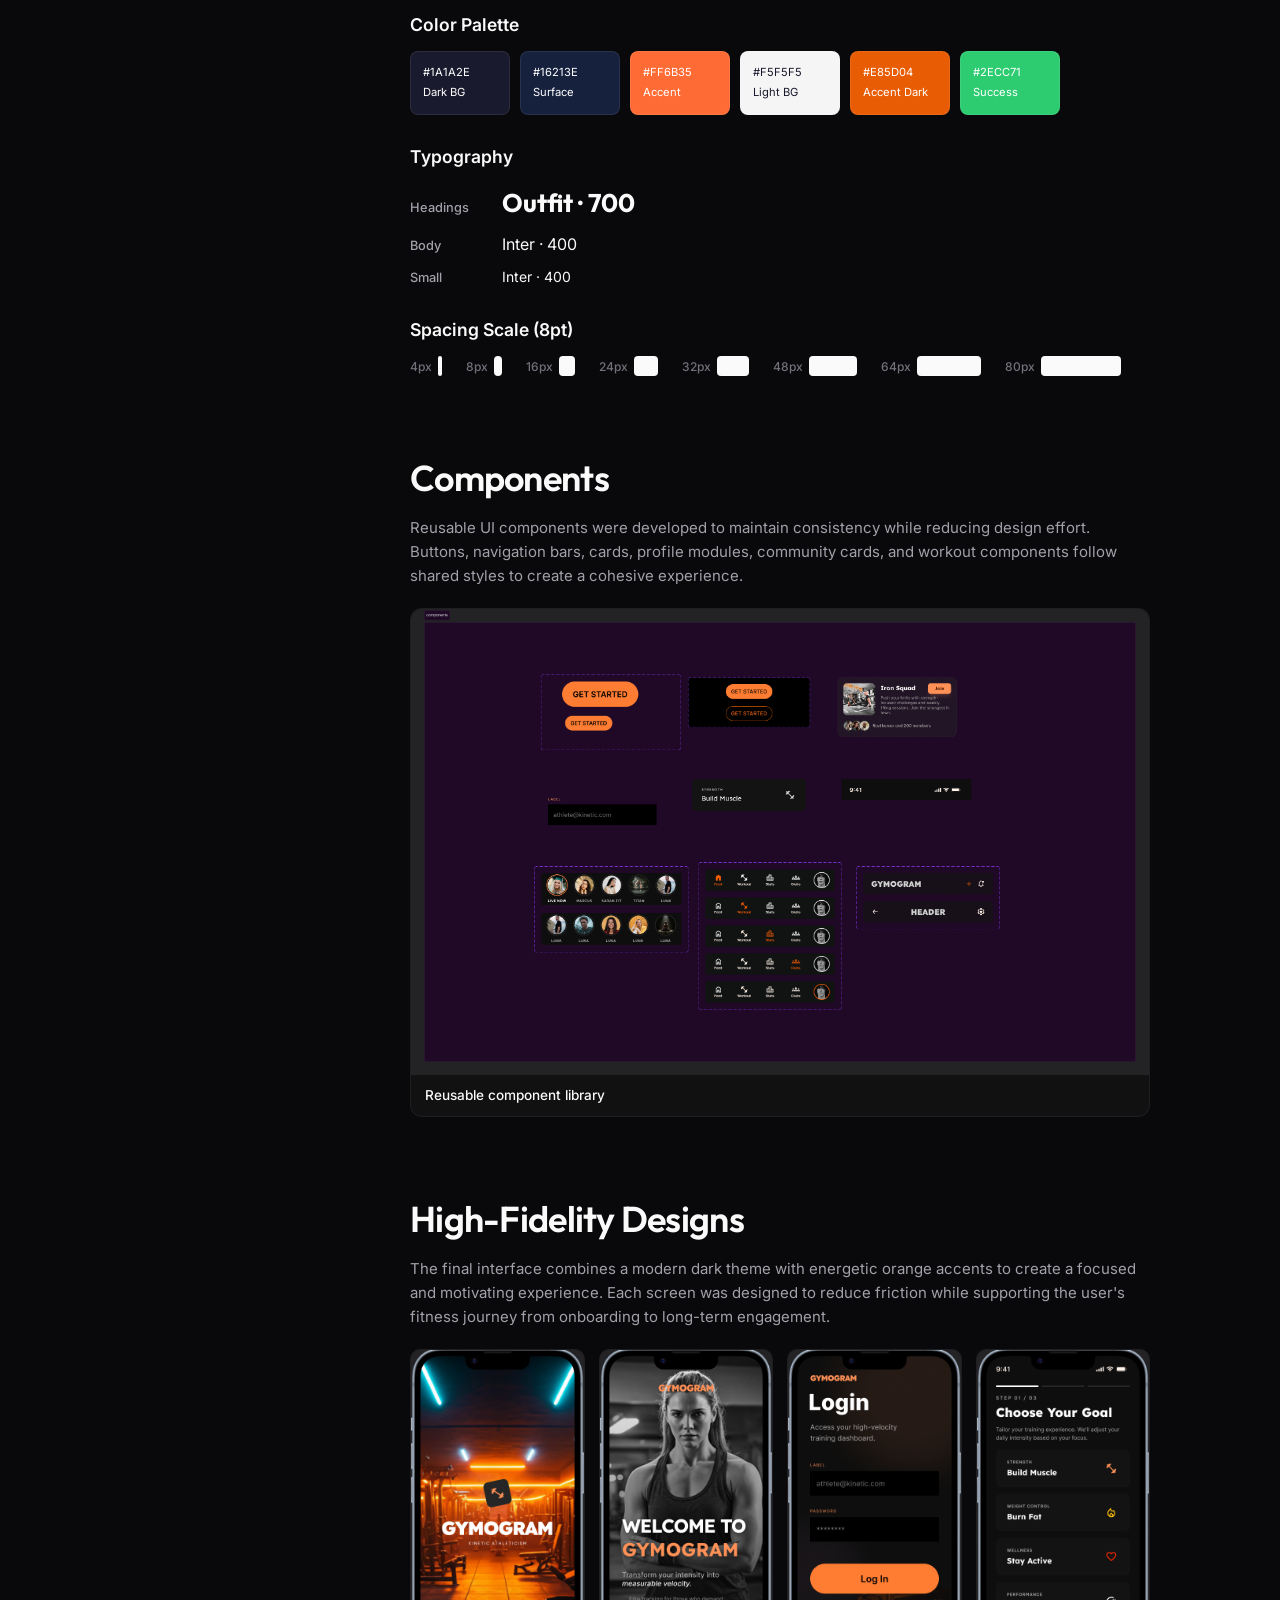
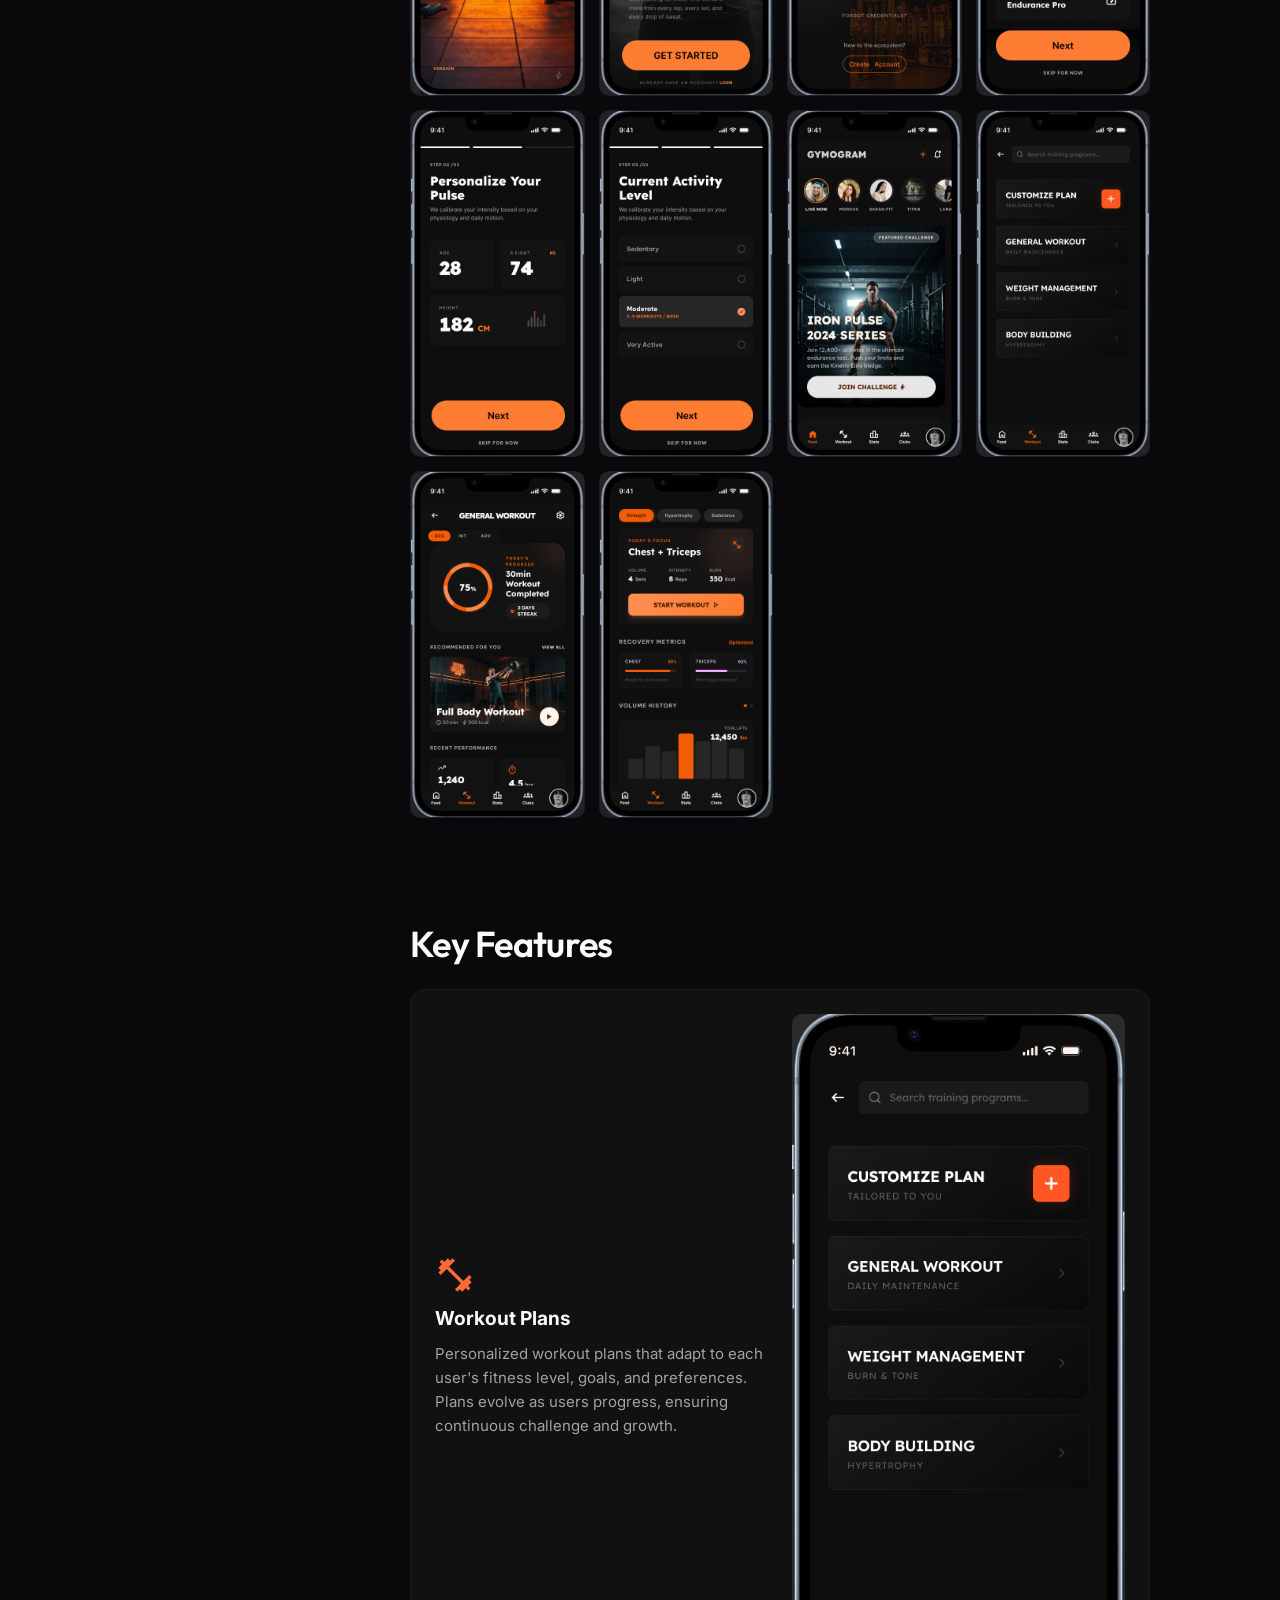
<file: work/gymogram.html>
<!--
  ============================================================
  Gymogram · UX Case Study
  Fits into existing portfolio CSS/JS structure
  Place this file in your /work/ directory (e.g., work/gymogram.html)
  ============================================================
-->

<!DOCTYPE html>
<html lang="en" data-theme="dark">
<head>
  <meta charset="UTF-8" />
  <meta name="viewport" content="width=device-width, initial-scale=1.0, viewport-fit=cover" />
  <title>Gymogram · UX Case Study</title>
  <link rel="preconnect" href="https://fonts.googleapis.com" />
  <link rel="preconnect" href="https://fonts.gstatic.com" crossorigin />
  <link href="https://fonts.googleapis.com/css2?family=Outfit:wght@400;500;600;700&family=Inter:wght@400;500;600&display=swap" rel="stylesheet" />
  <!-- Google Material Icons (filled) -->
  <link href="https://fonts.googleapis.com/icon?family=Material+Icons" rel="stylesheet" />
  <link rel="stylesheet" href="../style.css" />
  <style>
    /* Ensure material icons use orange accent consistently */
    .icon-accent {
      color: #FF6B35 !important;
    }
  </style>
</head>
<body>

  <!-- Custom Glow Backgrounds -->
  <div class="glow-bg glow-bg-1"></div>
  <div class="glow-bg glow-bg-2"></div>

  <!-- Custom Cursor -->
  <div class="custom-cursor" id="customCursor"></div>
  <div class="custom-cursor-dot" id="customCursorDot"></div>

  <!-- Reading Progress Bar -->
  <div class="reading-progress" id="progressBar"></div>

  <!-- Mobile Menu Overlay & Menu -->
  <div class="mobile-menu-overlay" id="mobileMenuOverlay" onclick="closeMobileMenu()"></div>
  <div class="mobile-menu" id="mobileMenu">
    <a href="../index.html">Home</a>
    <a href="../work.html">Work</a>
    <a href="../about.html">About</a>
    <a href="../research.html">Research</a>
    <div class="mobile-theme-section">
      <span class="small font-medium">Theme</span>
      <div class="theme-toggle" id="themeToggleMobile" title="Toggle theme">
        <button class="theme-toggle-btn" data-theme="light" aria-label="Light mode">☀</button>
        <button class="theme-toggle-btn active" data-theme="dark" aria-label="Dark mode">☾</button>
      </div>
    </div>
  </div>

  <!-- Command Palette (⌘K) -->
  <div class="command-overlay" id="commandOverlay">
    <div class="command-panel">
      <div class="command-search-wrapper">
        <input type="text" class="command-search" placeholder="Search pages, case studies, research..." id="commandInput" autocomplete="off" autofocus />
        <div class="command-esc">ESC</div>
      </div>
      <div class="command-results" id="commandResults">
        <div class="command-group-title">Pages</div>
        <div class="command-item" data-action="../index.html">
          <span class="command-item-left">Home</span>
          <span class="command-shortcut">⌘H</span>
        </div>
        <div class="command-item" data-action="../work.html">
          <span class="command-item-left">Work</span>
          <span class="command-shortcut">⌘W</span>
        </div>
        <div class="command-item" data-action="../about.html">
          <span class="command-item-left">About</span>
          <span class="command-shortcut">⌘A</span>
        </div>
        <div class="command-item" data-action="../research.html">
          <span class="command-item-left">Research</span>
          <span class="command-shortcut">⌘R</span>
        </div>
        <div class="command-group-title">Case Studies</div>
        <div class="command-item" data-action="../work/job-pulse.html">
          <span class="command-item-left">Job Pulse Alert Dashboard</span>
          <span class="command-shortcut">1</span>
        </div>
        <div class="command-item" data-action="../work/bench-sales.html">
          <span class="command-item-left">Bench Sales Platform</span>
          <span class="command-shortcut">2</span>
        </div>
        <div class="command-item" data-action="../work/lead-generator.html">
          <span class="command-item-left">Lead Generator</span>
          <span class="command-shortcut">3</span>
        </div>
        <div class="command-item" data-action="../work/laundry-app.html">
          <span class="command-item-left">Laundry Service · UX</span>
          <span class="command-shortcut">4</span>
        </div>
        <div class="command-item" data-action="../work/gymogram.html">
          <span class="command-item-left">Gymogram · UX</span>
          <span class="command-shortcut">5</span>
        </div>
      </div>
    </div>
  </div>

  <!-- ============================================================
       DESKTOP NAVIGATION BAR
       ============================================================ -->
  <nav class="nav" id="navbar">
    <div class="nav-inner">
      <div class="nav-logo" onclick="window.location.href='../index.html'">
        <span class="logo-text">Sagar Shivaji</span>
      </div>
      <button class="mobile-menu-btn" onclick="toggleMobileMenu()" aria-label="Menu">
        <svg width="24" height="24" viewBox="0 0 24 24" fill="none" stroke="currentColor" stroke-width="2" stroke-linecap="round" stroke-linejoin="round">
          <line x1="3" y1="12" x2="21" y2="12"></line>
          <line x1="3" y1="6" x2="21" y2="6"></line>
          <line x1="3" y1="18" x2="21" y2="18"></line>
        </svg>
      </button>
      <div class="nav-links">
        <a href="../index.html">Home</a>
        <a href="../work.html" class="active">Work</a>
        <a href="../about.html">About</a>
        <a href="../research.html">Research</a>
        <div class="nav-divider"></div>
        <div class="theme-toggle" id="themeToggle" title="Toggle theme">
          <button class="theme-toggle-btn" data-theme="light" aria-label="Light mode">☀</button>
          <button class="theme-toggle-btn active" data-theme="dark" aria-label="Dark mode">☾</button>
        </div>
        <span class="command-badge" onclick="openCommand()" title="Open Command Palette (⌘K)">⌘K</span>
      </div>
    </div>
  </nav>

  <!-- ============================================================
       CASE STUDY: GYMOGRAM
       ============================================================ -->
  <div class="page" id="page-project-gymogram">
    <main class="project-container">
      <section class="page-section">

        <!-- Back link -->
        <a href="../work.html" class="btn btn-ghost reveal" style="padding-left:0; margin-bottom:32px; font-weight: 500;">
          <span style="margin-right:8px;">←</span> Back to work
        </a>

        <!-- Hero -->
        <div class="reveal">
          <span class="caption accent-text font-semibold">Product Design · 2026</span>
          <h1 class="heading-1 font-semibold" style="margin:16px 0; max-width:840px;">GYMOGRAM</h1>
          <p class="body-large text-secondary" style="max-width:680px; margin-bottom:8px;">
            Building a Social Fitness Platform that Keeps People Motivated Through Community &amp; Gamification.
          </p>
        </div>

        <!-- Info Bar -->
        <div class="project-info-bar reveal">
          <div class="project-info-item">
            <span class="small text-tertiary">Role</span>
            <strong class="text-primary">Product Designer</strong>
          </div>
          <div class="project-info-item">
            <span class="small text-tertiary">Duration</span>
            <strong class="text-primary">4 Weeks</strong>
          </div>
          <div class="project-info-item">
            <span class="small text-tertiary">Platform</span>
            <strong class="text-primary">iOS</strong>
          </div>
          <div class="project-info-item">
            <span class="small text-tertiary">Tools</span>
            <strong class="text-primary">Figma · FigJam · Photoshop</strong>
          </div>
        </div>

        <!-- Hero Image -->
        <div class="project-hero-image-wrapper reveal">
          <img src="../images/gymogram/hero.png" alt="Gymogram final mockups" class="project-hero-img" loading="lazy" />
        </div>

        <!-- Project Layout: Sticky Nav + Content -->
        <div class="project-layout">

          <!-- Sticky Sidebar Navigation -->
          <nav class="sticky-nav">
            <a href="#overview" class="active">Overview</a>
            <a href="#problem">Problem</a>
            <a href="#solution">Solution</a>
            <a href="#myrole">My Role</a>
            <a href="#designprocess">Design Process</a>
            <a href="#research">Research</a>
            <a href="#competitive">Competitive Inspiration</a>
            <a href="#insights">Key Insights</a>
            <a href="#opportunity">Opportunity Areas</a>
            <a href="#ideation">Sketches</a>
            <a href="#userflow">User Flow</a>
            <a href="#wireframes">Wireframes</a>
            <a href="#grid">Grid System</a>
            <a href="#logo">Logo Exploration</a>
            <a href="#designsystem">Design System</a>
            <a href="#components">Components</a>
            <a href="#hifi">High‑Fidelity</a>
            <a href="#features">Key Features</a>
            <a href="#prototype">Prototype</a>
            <a href="#challenges">Challenges</a>
            <a href="#reflection">Reflection</a>
            <a href="#showcase">Final Showcase</a>
            <a href="#thankyou">Thank You</a>
          </nav>

          <!-- Content Block -->
          <div class="project-content-block">

            <!-- ===== OVERVIEW ===== -->
            <div id="overview" class="project-content-section reveal">
              <h2 class="heading-2 font-semibold" style="margin-bottom:16px;">Overview</h2>
              <div class="project-section-grid">
                <div class="project-summary-text">
                  <p class="body-large text-primary" style="margin-bottom:16px;">
                    A social fitness platform designed to help people stay consistent through personalized workouts, community engagement, and gamification.
                  </p>
                  <p class="body-base text-secondary">
                    While many fitness applications focus on tracking workouts, users often lose motivation after a few weeks due to a lack of accountability and social interaction. Gymogram addresses this challenge by combining workout planning with social features such as communities, challenges, leaderboards, and progress tracking. The goal was to design an engaging experience that motivates users to build healthier habits over the long term.
                  </p>
                </div>
                <div class="project-sidebar-stat">
                  <img src="../images/gymogram/hero mock-up.png" alt="Gymogram hero mockup" style="width:100%; border-radius:12px; display:block;" loading="lazy" />
                </div>
              </div>
            </div>

            <!-- ===== PROBLEM ===== -->
            <div id="problem" class="project-content-section reveal">
              <h2 class="heading-2 font-semibold" style="margin-bottom:16px;">The Problem</h2>
              <p class="body-base text-secondary" style="margin-bottom:16px;">
                Many users begin their fitness journey with excitement but gradually lose motivation because exercising alone becomes repetitive. Existing fitness applications provide excellent workout plans but often fail to encourage long-term engagement through social motivation and accountability. As a result, users abandon their fitness routines before achieving their goals.
              </p>
              <div style="display:grid; grid-template-columns:repeat(auto-fill, minmax(200px,1fr)); gap:14px; margin-top:20px;">
                <div style="background:var(--card-bg); border:1px solid var(--card-border); border-radius:12px; padding:18px 20px; text-align:center;">
                  <span class="material-icons icon-accent" style="font-size:2rem; display:block; margin-bottom:6px;">sentiment_dissatisfied</span>
                  <h4 style="font-weight:600; font-size:0.95rem; margin-bottom:4px;">Lack of Motivation</h4>
                  <p class="small text-secondary">Excitement fades after a few weeks of solo workouts.</p>
                </div>
                <div style="background:var(--card-bg); border:1px solid var(--card-border); border-radius:12px; padding:18px 20px; text-align:center;">
                  <span class="material-icons icon-accent" style="font-size:2rem; display:block; margin-bottom:6px;">block</span>
                  <h4 style="font-weight:600; font-size:0.95rem; margin-bottom:4px;">No Accountability</h4>
                  <p class="small text-secondary">No one to answer to when you skip a session.</p>
                </div>
                <div style="background:var(--card-bg); border:1px solid var(--card-border); border-radius:12px; padding:18px 20px; text-align:center;">
                  <span class="material-icons icon-accent" style="font-size:2rem; display:block; margin-bottom:6px;">trending_down</span>
                  <h4 style="font-weight:600; font-size:0.95rem; margin-bottom:4px;">Poor Engagement</h4>
                  <p class="small text-secondary">Tracking alone doesn't sustain long-term interest.</p>
                </div>
                <div style="background:var(--card-bg); border:1px solid var(--card-border); border-radius:12px; padding:18px 20px; text-align:center;">
                  <span class="material-icons icon-accent" style="font-size:2rem; display:block; margin-bottom:6px;">directions_run</span>
                  <h4 style="font-weight:600; font-size:0.95rem; margin-bottom:4px;">Workout Drop-off</h4>
                  <p class="small text-secondary">Users quit before seeing meaningful results.</p>
                </div>
              </div>
            </div>

            <!-- ===== SOLUTION ===== -->
            <div id="solution" class="project-content-section reveal">
              <h2 class="heading-2 font-semibold" style="margin-bottom:16px;">The Solution</h2>
              <p class="body-base text-secondary" style="margin-bottom:24px;">
                Gymogram combines fitness tracking with social interaction to create a more engaging workout experience. Instead of focusing only on workouts, the application encourages users to stay active through challenges, communities, personalized recommendations, and progress visualization.
              </p>
              <div style="display:grid; grid-template-columns:repeat(auto-fill, minmax(160px,1fr)); gap:14px;">
                <div style="background:var(--card-bg); border:1px solid var(--card-border); border-radius:12px; padding:20px; text-align:center; transition:all 0.25s ease;">
                  <span class="material-icons icon-accent" style="font-size:2.2rem; display:block; margin-bottom:8px;">emoji_events</span>
                  <h4 style="font-weight:600; font-size:0.95rem;">Challenges</h4>
                  <p class="small text-secondary">Compete with friends and the community.</p>
                </div>
                <div style="background:var(--card-bg); border:1px solid var(--card-border); border-radius:12px; padding:20px; text-align:center; transition:all 0.25s ease;">
                  <span class="material-icons icon-accent" style="font-size:2.2rem; display:block; margin-bottom:8px;">groups</span>
                  <h4 style="font-weight:600; font-size:0.95rem;">Communities</h4>
                  <p class="small text-secondary">Find your tribe and stay accountable.</p>
                </div>
                <div style="background:var(--card-bg); border:1px solid var(--card-border); border-radius:12px; padding:20px; text-align:center; transition:all 0.25s ease;">
                  <span class="material-icons icon-accent" style="font-size:2.2rem; display:block; margin-bottom:8px;">leaderboard</span>
                  <h4 style="font-weight:600; font-size:0.95rem;">Leaderboards</h4>
                  <p class="small text-secondary">Friendly competition drives consistency.</p>
                </div>
                <div style="background:var(--card-bg); border:1px solid var(--card-border); border-radius:12px; padding:20px; text-align:center; transition:all 0.25s ease;">
                  <span class="material-icons icon-accent" style="font-size:2.2rem; display:block; margin-bottom:8px;">trending_up</span>
                  <h4 style="font-weight:600; font-size:0.95rem;">Progress Tracking</h4>
                  <p class="small text-secondary">Visualize every milestone achieved.</p>
                </div>
                <div style="background:var(--card-bg); border:1px solid var(--card-border); border-radius:12px; padding:20px; text-align:center; transition:all 0.25s ease;">
                  <span class="material-icons icon-accent" style="font-size:2.2rem; display:block; margin-bottom:8px;">auto_awesome</span>
                  <h4 style="font-weight:600; font-size:0.95rem;">Personalized Workouts</h4>
                  <p class="small text-secondary">Tailored plans that adapt to you.</p>
                </div>
              </div>
            </div>

            <!-- ===== MY ROLE ===== -->
            <div id="myrole" class="project-content-section reveal">
              <h2 class="heading-2 font-semibold" style="margin-bottom:16px;">My Role &amp; Timeline</h2>
              <div style="display:grid; grid-template-columns:repeat(auto-fill, minmax(140px,1fr)); gap:14px; margin-bottom:24px;">
                <div style="background:var(--card-bg); border:1px solid var(--card-border); border-radius:12px; padding:16px; text-align:center;">
                  <span class="material-icons icon-accent" style="font-size:1.6rem; display:block; margin-bottom:4px;">search</span>
                  <span style="font-weight:600; font-size:0.9rem;">UX Research</span>
                </div>
                <div style="background:var(--card-bg); border:1px solid var(--card-border); border-radius:12px; padding:16px; text-align:center;">
                  <span class="material-icons icon-accent" style="font-size:1.6rem; display:block; margin-bottom:4px;">draw</span>
                  <span style="font-weight:600; font-size:0.9rem;">Wireframing</span>
                </div>
                <div style="background:var(--card-bg); border:1px solid var(--card-border); border-radius:12px; padding:16px; text-align:center;">
                  <span class="material-icons icon-accent" style="font-size:1.6rem; display:block; margin-bottom:4px;">touch_app</span>
                  <span style="font-weight:600; font-size:0.9rem;">Interaction Design</span>
                </div>
                <div style="background:var(--card-bg); border:1px solid var(--card-border); border-radius:12px; padding:16px; text-align:center;">
                  <span class="material-icons icon-accent" style="font-size:1.6rem; display:block; margin-bottom:4px;">palette</span>
                  <span style="font-weight:600; font-size:0.9rem;">Visual Design</span>
                </div>
                <div style="background:var(--card-bg); border:1px solid var(--card-border); border-radius:12px; padding:16px; text-align:center;">
                  <span class="material-icons icon-accent" style="font-size:1.6rem; display:block; margin-bottom:4px;">extension</span>
                  <span style="font-weight:600; font-size:0.9rem;">Design System</span>
                </div>
                <div style="background:var(--card-bg); border:1px solid var(--card-border); border-radius:12px; padding:16px; text-align:center;">
                  <span class="material-icons icon-accent" style="font-size:1.6rem; display:block; margin-bottom:4px;">play_arrow</span>
                  <span style="font-weight:600; font-size:0.9rem;">Prototype</span>
                </div>
              </div>
              <div style="background:var(--card-bg); border:1px solid var(--card-border); border-radius:16px; padding:20px 24px; display:flex; align-items:center; gap:16px; flex-wrap:wrap;">
                <span class="material-icons icon-accent" style="font-size:1.8rem;">schedule</span>
                <span style="font-weight:700; font-size:1rem;">Timeline</span>
                <span style="font-size:1.5rem; font-weight:800; color:var(--accent);">4 Weeks</span>
                <span class="small text-tertiary" style="margin-left:auto;">End-to-end product design</span>
              </div>
            </div>

            <!-- ===== DESIGN PROCESS ===== -->
            <div id="designprocess" class="project-content-section reveal">
              <h2 class="heading-2 font-semibold" style="margin-bottom:16px;">Design Process</h2>
              <div style="display:flex; flex-direction:column; gap:10px; max-width:600px;">
                <div style="display:flex; align-items:center; gap:16px; padding:12px 18px; background:var(--card-bg); border-radius:10px; border:1px solid var(--card-border);">
                  <span style="font-weight:800; color:var(--accent); min-width:28px; font-size:1.1rem;">1</span>
                  <span style="font-weight:500;">Research</span>
                </div>
                <div style="display:flex; align-items:center; gap:16px; padding:12px 18px; background:var(--card-bg); border-radius:10px; border:1px solid var(--card-border);">
                  <span style="font-weight:800; color:var(--accent); min-width:28px; font-size:1.1rem;">2</span>
                  <span style="font-weight:500;">Competitive Analysis</span>
                </div>
                <div style="display:flex; align-items:center; gap:16px; padding:12px 18px; background:var(--card-bg); border-radius:10px; border:1px solid var(--card-border);">
                  <span style="font-weight:800; color:var(--accent); min-width:28px; font-size:1.1rem;">3</span>
                  <span style="font-weight:500;">Ideation</span>
                </div>
                <div style="display:flex; align-items:center; gap:16px; padding:12px 18px; background:var(--card-bg); border-radius:10px; border:1px solid var(--card-border);">
                  <span style="font-weight:800; color:var(--accent); min-width:28px; font-size:1.1rem;">4</span>
                  <span style="font-weight:500;">Wireframes</span>
                </div>
                <div style="display:flex; align-items:center; gap:16px; padding:12px 18px; background:var(--card-bg); border-radius:10px; border:1px solid var(--card-border);">
                  <span style="font-weight:800; color:var(--accent); min-width:28px; font-size:1.1rem;">5</span>
                  <span style="font-weight:500;">User Flow</span>
                </div>
                <div style="display:flex; align-items:center; gap:16px; padding:12px 18px; background:var(--card-bg); border-radius:10px; border:1px solid var(--card-border);">
                  <span style="font-weight:800; color:var(--accent); min-width:28px; font-size:1.1rem;">6</span>
                  <span style="font-weight:500;">Design System</span>
                </div>
                <div style="display:flex; align-items:center; gap:16px; padding:12px 18px; background:var(--card-bg); border-radius:10px; border:1px solid var(--card-border);">
                  <span style="font-weight:800; color:var(--accent); min-width:28px; font-size:1.1rem;">7</span>
                  <span style="font-weight:500;">UI Design</span>
                </div>
                <div style="display:flex; align-items:center; gap:16px; padding:12px 18px; background:var(--card-bg); border-radius:10px; border:1px solid var(--card-border);">
                  <span style="font-weight:800; color:var(--accent); min-width:28px; font-size:1.1rem;">8</span>
                  <span style="font-weight:500;">Prototype</span>
                </div>
              </div>
            </div>

            <!-- ===== RESEARCH ===== -->
            <div id="research" class="project-content-section reveal">
              <h2 class="heading-2 font-semibold" style="margin-bottom:16px;">Research</h2>
              <p class="body-base text-secondary" style="margin-bottom:20px;">
                To better understand what motivates users to maintain long-term fitness habits, I analyzed successful social platforms such as Instagram and Snapchat. Instead of studying fitness applications alone, I explored how social engagement, habit formation, and community interaction influence user behavior. This research helped identify features that could increase motivation beyond traditional workout tracking.
              </p>
              <div style="background:var(--card-bg); border-radius:12px; overflow:hidden; border:1px solid var(--card-border); transition:all 0.25s ease;">
                <img src="../images/gymogram/stickynotes.png" alt="Research sticky notes" style="width:100%; object-fit:cover; display:block; background:var(--border);" loading="lazy" />
                <span style="display:block; padding:10px 14px; font-weight:500; font-size:0.85rem;">Research synthesis — sticky notes from user behavior analysis</span>
              </div>
            </div>

            <!-- ===== COMPETITIVE INSPIRATION ===== -->
            <div id="competitive" class="project-content-section reveal">
              <h2 class="heading-2 font-semibold" style="margin-bottom:16px;">Competitive Inspiration</h2>
              <p class="body-base text-secondary" style="margin-bottom:20px;">
                Analyzed successful social platforms to understand engagement patterns beyond the fitness category.
              </p>
              <div style="display:grid; grid-template-columns:1fr 1fr; gap:20px;">
                <div style="background:var(--card-bg); border:1px solid var(--card-border); border-radius:16px; padding:24px;">
                  <div style="display:flex; align-items:center; gap:12px; margin-bottom:16px;">
                    <span class="material-icons icon-accent" style="font-size:2.5rem;">photo_camera</span>
                    <h3 style="font-weight:700; font-size:1.2rem;">Instagram</h3>
                  </div>
                  <ul style="list-style:none; padding:0; display:flex; flex-direction:column; gap:8px;">
                    <li style="padding:8px 12px; background:var(--bg-surface); border-radius:8px; font-size:0.9rem;">🎬 Reels — short-form engagement</li>
                    <li style="padding:8px 12px; background:var(--bg-surface); border-radius:8px; font-size:0.9rem;">👥 Community — group connection</li>
                    <li style="padding:8px 12px; background:var(--bg-surface); border-radius:8px; font-size:0.9rem;">🔍 Discovery — explore new content</li>
                  </ul>
                </div>
                <div style="background:var(--card-bg); border:1px solid var(--card-border); border-radius:16px; padding:24px;">
                  <div style="display:flex; align-items:center; gap:12px; margin-bottom:16px;">
                    <span class="material-icons icon-accent" style="font-size:2.5rem;">face</span>
                    <h3 style="font-weight:700; font-size:1.2rem;">Snapchat</h3>
                  </div>
                  <ul style="list-style:none; padding:0; display:flex; flex-direction:column; gap:8px;">
                    <li style="padding:8px 12px; background:var(--bg-surface); border-radius:8px; font-size:0.9rem;">🔥 Streaks — daily habit loops</li>
                    <li style="padding:8px 12px; background:var(--bg-surface); border-radius:8px; font-size:0.9rem;">📅 Daily Usage — consistent return</li>
                    <li style="padding:8px 12px; background:var(--bg-surface); border-radius:8px; font-size:0.9rem;">👫 Friends — social accountability</li>
                  </ul>
                </div>
              </div>
            </div>

            <!-- ===== KEY INSIGHTS ===== -->
            <div id="insights" class="project-content-section reveal">
              <h2 class="heading-2 font-semibold" style="margin-bottom:16px;">Key Insights</h2>
              <div style="display:grid; gap:12px;">
                <div style="display:flex; align-items:flex-start; gap:16px; padding:14px 18px; background:#e8f5e9; border-radius:12px; border:1px solid #c8e6c9;">
                  <span class="material-icons icon-accent" style="font-size:1.8rem; min-width:34px;">lightbulb</span>
                  <p style="font-size:0.95rem; color:#1b5e20;"><strong>Users stay motivated when exercising with others.</strong> Social connection is the #1 driver of consistency.</p>
                </div>
                <div style="display:flex; align-items:flex-start; gap:16px; padding:14px 18px; background:#e8f5e9; border-radius:12px; border:1px solid #c8e6c9;">
                  <span class="material-icons icon-accent" style="font-size:1.8rem; min-width:34px;">lightbulb</span>
                  <p style="font-size:0.95rem; color:#1b5e20;"><strong>Gamification builds habits.</strong> Points, badges, and streaks create powerful feedback loops.</p>
                </div>
                <div style="display:flex; align-items:flex-start; gap:16px; padding:14px 18px; background:#e8f5e9; border-radius:12px; border:1px solid #c8e6c9;">
                  <span class="material-icons icon-accent" style="font-size:1.8rem; min-width:34px;">lightbulb</span>
                  <p style="font-size:0.95rem; color:#1b5e20;"><strong>Communities improve accountability.</strong> Belonging to a group makes users less likely to quit.</p>
                </div>
                <div style="display:flex; align-items:flex-start; gap:16px; padding:14px 18px; background:#e8f5e9; border-radius:12px; border:1px solid #c8e6c9;">
                  <span class="material-icons icon-accent" style="font-size:1.8rem; min-width:34px;">lightbulb</span>
                  <p style="font-size:0.95rem; color:#1b5e20;"><strong>Leaderboards encourage participation.</strong> Friendly competition boosts weekly activity levels.</p>
                </div>
                <div style="display:flex; align-items:flex-start; gap:16px; padding:14px 18px; background:#e8f5e9; border-radius:12px; border:1px solid #c8e6c9;">
                  <span class="material-icons icon-accent" style="font-size:1.8rem; min-width:34px;">lightbulb</span>
                  <p style="font-size:0.95rem; color:#1b5e20;"><strong>Rewards increase consistency.</strong> Tangible recognition keeps users coming back.</p>
                </div>
              </div>
            </div>

            <!-- ===== OPPORTUNITY AREAS ===== -->
            <div id="opportunity" class="project-content-section reveal">
              <h2 class="heading-2 font-semibold" style="margin-bottom:16px;">Opportunity Areas</h2>
              <p class="body-base text-secondary" style="margin-bottom:20px;">
                Based on the research, several opportunities emerged that could improve long-term user engagement. These opportunities became the foundation for Gymogram's core features.
              </p>
              <div style="display:grid; grid-template-columns:repeat(auto-fill, minmax(170px,1fr)); gap:14px;">
                <div style="background:var(--card-bg); border:1px solid var(--card-border); border-radius:12px; padding:20px; text-align:center;">
                  <span class="material-icons icon-accent" style="font-size:2rem; display:block; margin-bottom:6px;">fitness_center</span>
                  <h4 style="font-weight:600; font-size:0.95rem;">Workout Communities</h4>
                </div>
                <div style="background:var(--card-bg); border:1px solid var(--card-border); border-radius:12px; padding:20px; text-align:center;">
                  <span class="material-icons icon-accent" style="font-size:2rem; display:block; margin-bottom:6px;">card_giftcard</span>
                  <h4 style="font-weight:600; font-size:0.95rem;">Rewards</h4>
                </div>
                <div style="background:var(--card-bg); border:1px solid var(--card-border); border-radius:12px; padding:20px; text-align:center;">
                  <span class="material-icons icon-accent" style="font-size:2rem; display:block; margin-bottom:6px;">bolt</span>
                  <h4 style="font-weight:600; font-size:0.95rem;">Challenges</h4>
                </div>
                <div style="background:var(--card-bg); border:1px solid var(--card-border); border-radius:12px; padding:20px; text-align:center;">
                  <span class="material-icons icon-accent" style="font-size:2rem; display:block; margin-bottom:6px;">leaderboard</span>
                  <h4 style="font-weight:600; font-size:0.95rem;">Leaderboard</h4>
                </div>
                <div style="background:var(--card-bg); border:1px solid var(--card-border); border-radius:12px; padding:20px; text-align:center;">
                  <span class="material-icons icon-accent" style="font-size:2rem; display:block; margin-bottom:6px;">movie</span>
                  <h4 style="font-weight:600; font-size:0.95rem;">Workout Reels</h4>
                </div>
                <div style="background:var(--card-bg); border:1px solid var(--card-border); border-radius:12px; padding:20px; text-align:center;">
                  <span class="material-icons icon-accent" style="font-size:2rem; display:block; margin-bottom:6px;">smart_toy</span>
                  <h4 style="font-weight:600; font-size:0.95rem;">AI Trainer</h4>
                </div>
              </div>
            </div>

            <!-- ===== SKETCHES / IDEATION ===== -->
            <div id="ideation" class="project-content-section reveal">
              <h2 class="heading-2 font-semibold" style="margin-bottom:16px;">Ideation &amp; Sketches</h2>
              <p class="body-base text-secondary" style="margin-bottom:20px;">
                Before moving into digital wireframes, I explored multiple layout concepts on paper. Sketching allowed me to experiment with navigation patterns, screen hierarchy, and interaction flows quickly before investing time in high-fidelity design.
              </p>
              <div style="display:grid; grid-template-columns:repeat(auto-fill, minmax(300px,1fr)); gap:20px;">
                <div style="background:var(--card-bg); border-radius:12px; overflow:hidden; border:1px solid var(--card-border);">
                  <img src="../images/gymogram/wireframe1.png" alt="Paper sketch 1" style="width:100%; aspect-ratio:4/2; object-fit:cover; display:block; background:var(--border);" loading="lazy" />
                  <span style="display:block; padding:10px 14px; font-weight:500; font-size:0.85rem;">1</span>
                </div>
                <div style="background:var(--card-bg); border-radius:12px; overflow:hidden; border:1px solid var(--card-border);">
                  <img src="../images/gymogram/wireframe-2.png" alt="Paper sketch 2" style="width:100%; aspect-ratio: 4/2; object-fit:cover; display:block; background:var(--border);" loading="lazy" />
                  <span style="display:block; padding:10px 14px; font-weight:500; font-size:0.85rem;">2</span>
                </div>
                <div style="background:var(--card-bg); border-radius:12px; overflow:hidden; border:1px solid var(--card-border);">
                  <img src="../images/gymogram/wireframe-3.png" alt="Paper sketch 3" style="width:100%; aspect-ratio:4/2; object-fit:cover; display:block; background:var(--border);" loading="lazy" />
                  <span style="display:block; padding:10px 14px; font-weight:500; font-size:0.85rem;">3</span>
                </div>
              </div>
            </div>

            <!-- ===== USER FLOW ===== -->
            <div id="userflow" class="project-content-section reveal">
              <h2 class="heading-2 font-semibold" style="margin-bottom:16px;">User Flow</h2>
              <p class="body-base text-secondary" style="margin-bottom:20px;">
                The user flow was designed to minimize onboarding friction while allowing guest users to explore the application before encouraging account creation. The navigation prioritizes quick access to workouts, communities, challenges, and progress tracking.
              </p>
              <div style="background:var(--card-bg); border-radius:12px; overflow:hidden; border:1px solid var(--card-border);">
                <img src="../images/gymogram/userflow.png" alt="Gymogram user flow diagram" style="width:100%; object-fit:cover; display:block; background:var(--border);" loading="lazy" />
                <span style="display:block; padding:10px 14px; font-weight:500; font-size:0.85rem;">Complete user flow — onboarding to long-term engagement</span>
              </div>
            </div>

            <!-- ===== LOW-FIDELITY WIREFRAMES ===== -->
            <div id="wireframes" class="project-content-section reveal">
              <h2 class="heading-2 font-semibold" style="margin-bottom:16px;">Low-Fidelity Wireframes</h2>
              <p class="body-base text-secondary" style="margin-bottom:20px;">
                Low-fidelity wireframes helped validate the overall navigation structure and screen hierarchy before focusing on visual design. This stage ensured that user journeys remained simple and intuitive.
              </p>
              <div style="display:grid; grid-template-columns:repeat(400px, minmax(300px,1fr)); gap:16px;">
                <div style="background:var(--card-bg); border-radius:12px; overflow:hidden; border:1px solid var(--card-border);">
                  <img src="../images/gymogram/lo-fi 1.png" alt="Wireframe" style="width:100%; aspect-ratio:3/2; object-fit:cover; display:block; background:var(--border);" loading="lazy" />
                </div>
                <div style="background:var(--card-bg); border-radius:12px; overflow:hidden; border:1px solid var(--card-border);">
                  <img src="../images/gymogram/lo-fi 2.png" alt="Wireframe" style="width:100%; aspect-ratio:3/2; object-fit:cover; display:block; background:var(--border);" loading="lazy" />
                </div>
                <div style="background:var(--card-bg); border-radius:12px; overflow:hidden; border:1px solid var(--card-border);">
                  <img src="../images/gymogram/lo-fi 3.png" alt="Wireframe" style="width:100%; aspect-ratio:3/2; object-fit:cover; display:block; background:var(--border);" loading="lazy" />
                </div>
                
              </div>
            </div>

            <!-- ===== GRID SYSTEM ===== -->
            <div id="grid" class="project-content-section reveal">
              <h2 class="heading-2 font-semibold" style="margin-bottom:16px;">Grid System</h2>
              <p class="body-base text-secondary" style="margin-bottom:20px;">
                An 8-point spacing system and responsive mobile grid were used to maintain visual consistency throughout the application. The grid helped establish alignment, spacing, and scalable layouts across every screen.
              </p>
              <div style="display:grid; grid-template-columns:repeat(400px, minmax(300px,1fr)); gap:20px;">
                <div style="background:var(--card-bg); border-radius:12px; overflow:hidden; border:1px solid var(--card-border);">
                  <img src="../images/gymogram/8 grid.png" alt="Grid system" style="width:100%; object-fit:cover; display:block; background:var(--border);" loading="lazy" />
                  <span style="display:block; padding:10px 14px; font-weight:500; font-size:0.85rem;">8-point grid system</span>
                </div>
                <div style="background:var(--card-bg); border-radius:12px; overflow:hidden; border:1px solid var(--card-border);">
                  <img src="../images/gymogram/mobile grid.png" alt="Phone grid" style="width:100%; object-fit:cover; display:block; background:var(--border);" loading="lazy" />
                  <span style="display:block; padding:10px 14px; font-weight:500; font-size:0.85rem;">Responsive mobile grid</span>
                </div>
              </div>
            </div>

            <!-- ===== ICON EXPLORATION ===== -->
            <div id="icons" class="project-content-section reveal">
              <h2 class="heading-2 font-semibold" style="margin-bottom:16px;">Icon Exploration</h2>
              <p class="body-base text-secondary" style="margin-bottom:20px;">
                Icons were designed to complement the brand's visual language and enhance user experience. Each icon was crafted to be recognizable, scalable, and consistent with the overall design system.
              </p>
              <div style="display:grid; grid-template-columns:1fr 1fr; gap:20px; align-items:center;">
                <div style="background:var(--card-bg); border-radius:12px; overflow:hidden; border:1px solid var(--card-border);">
                  <img src="../images/gymogram/icon grid 24.png" alt="Icon construction grid" style="width:100%; aspect-ratio:1/1; object-fit:cover; display:block; background:var(--border);" loading="lazy" />
                  <span style="display:block; padding:10px 14px; font-weight:500; font-size:0.85rem;">Geometric construction grid</span>
                </div>
                <div style="background:var(--card-bg); border-radius:12px; overflow:hidden; border:1px solid var(--card-border); text-align:center; padding:40px 20px;">
                  <img src="../images/gymogram/icon grid line.png" alt="Final Gymogram icons" style="max-width:200px; display:block; margin:0 auto; background:var(--border);" loading="lazy" />
                  <span style="display:block; padding:10px 14px; font-weight:500; font-size:0.85rem;">Icon set</span>
                </div>
                <div style="background:var(--card-bg); border-radius:12px; overflow:hidden; border:1px solid var(--card-border); text-align:center; padding:40px 20px;">
                  <img src="../images/gymogram/home icon grid.png" alt="Final Gymogram icons" style="max-width:200px; display:block; margin:0 auto; background:var(--border);" loading="lazy" />
                  <span style="display:block; padding:10px 14px; font-weight:500; font-size:0.85rem;">Icon set</span>
                </div>
              </div>
            </div>

            <!-- ===== DESIGN SYSTEM ===== -->
            <div id="designsystem" class="project-content-section reveal">
              <h2 class="heading-2 font-semibold" style="margin-bottom:16px;">Design System</h2>
              <p class="body-base text-secondary" style="margin-bottom:20px;">
                A reusable design system was created to ensure consistency across the entire product. The system includes color tokens, typography scales, spacing variables, border radius, semantic colors, and reusable design tokens. This approach improves scalability and simplifies future iterations.
              </p>

              <!-- Variables / Tokens image -->
              <div style="background:var(--card-bg); border-radius:12px; overflow:hidden; border:1px solid var(--card-border); margin-bottom:24px;">
                <img src="../images/gymogram/design system-1.png" alt="Design tokens and variables" style="width:100%; object-fit:cover; display:block; background:var(--border);" loading="lazy" />
                <span style="display:block; padding:10px 14px; font-weight:500; font-size:0.85rem;">Design tokens &amp; variables</span>
              </div>
              <div style="background:var(--card-bg); border-radius:12px; overflow:hidden; border:1px solid var(--card-border); margin-bottom:24px;">
                <img src="../images/gymogram/design system-2.png" alt="Design tokens and variables" style="width:100%; object-fit:cover; display:block; background:var(--border);" loading="lazy" />
                <span style="display:block; padding:10px 14px; font-weight:500; font-size:0.85rem;">Design tokens &amp; variables</span>
              </div>

              <!-- Color Palette -->
              <div style="margin-top:24px;">
                <h3 style="font-weight:600; font-size:1.1rem; margin-bottom:12px;">Color Palette</h3>
                <div style="display:flex; flex-wrap:wrap; gap:10px;">
                  <div style="width:100px; padding:12px; border-radius:8px; color:#fff; font-size:0.7rem; display:flex; flex-direction:column; gap:2px; border:1px solid var(--border); background:#1A1A2E;"><span>#1A1A2E</span><span>Dark BG</span></div>
                  <div style="width:100px; padding:12px; border-radius:8px; color:#fff; font-size:0.7rem; display:flex; flex-direction:column; gap:2px; border:1px solid var(--border); background:#16213E;"><span>#16213E</span><span>Surface</span></div>
                  <div style="width:100px; padding:12px; border-radius:8px; color:#fff; font-size:0.7rem; display:flex; flex-direction:column; gap:2px; border:1px solid var(--border); background:#FF6B35;"><span>#FF6B35</span><span>Accent</span></div>
                  <div style="width:100px; padding:12px; border-radius:8px; font-size:0.7rem; display:flex; flex-direction:column; gap:2px; border:1px solid var(--border); background:#F5F5F5; color:#1a1a2e;"><span>#F5F5F5</span><span>Light BG</span></div>
                  <div style="width:100px; padding:12px; border-radius:8px; color:#fff; font-size:0.7rem; display:flex; flex-direction:column; gap:2px; border:1px solid var(--border); background:#E85D04;"><span>#E85D04</span><span>Accent Dark</span></div>
                  <div style="width:100px; padding:12px; border-radius:8px; color:#fff; font-size:0.7rem; display:flex; flex-direction:column; gap:2px; border:1px solid var(--border); background:#2ECC71;"><span>#2ECC71</span><span>Success</span></div>
                </div>
              </div>

              <!-- Typography -->
              <div style="margin-top:28px;">
                <h3 style="font-weight:600; font-size:1.1rem; margin-bottom:12px;">Typography</h3>
                <div style="display:flex; flex-direction:column; gap:8px;">
                  <div style="display:flex; align-items:baseline; gap:20px; flex-wrap:wrap;">
                    <span style="font-weight:500; min-width:72px; font-size:0.8rem; color:var(--text-secondary);">Headings</span>
                    <span style="font-size:1.6rem; font-weight:700; font-family:'Outfit',sans-serif;">Outfit · 700</span>
                  </div>
                  <div style="display:flex; align-items:baseline; gap:20px; flex-wrap:wrap;">
                    <span style="font-weight:500; min-width:72px; font-size:0.8rem; color:var(--text-secondary);">Body</span>
                    <span style="font-size:1rem; font-weight:400; font-family:'Inter',sans-serif;">Inter · 400</span>
                  </div>
                  <div style="display:flex; align-items:baseline; gap:20px; flex-wrap:wrap;">
                    <span style="font-weight:500; min-width:72px; font-size:0.8rem; color:var(--text-secondary);">Small</span>
                    <span style="font-size:0.875rem; font-weight:400; font-family:'Inter',sans-serif;">Inter · 400</span>
                  </div>
                </div>
              </div>

              <!-- Spacing -->
              <div style="margin-top:28px;">
                <h3 style="font-weight:600; font-size:1.1rem; margin-bottom:12px;">Spacing Scale (8pt)</h3>
                <div style="display:flex; flex-wrap:wrap; align-items:center; gap:12px 24px;">
                  <div style="display:flex; align-items:center; gap:6px;"><span style="font-size:0.75rem; font-weight:500; color:var(--text-tertiary);">4px</span><div style="width:4px; height:20px; background:var(--text-primary); border-radius:4px;"></div></div>
                  <div style="display:flex; align-items:center; gap:6px;"><span style="font-size:0.75rem; font-weight:500; color:var(--text-tertiary);">8px</span><div style="width:8px; height:20px; background:var(--text-primary); border-radius:4px;"></div></div>
                  <div style="display:flex; align-items:center; gap:6px;"><span style="font-size:0.75rem; font-weight:500; color:var(--text-tertiary);">16px</span><div style="width:16px; height:20px; background:var(--text-primary); border-radius:4px;"></div></div>
                  <div style="display:flex; align-items:center; gap:6px;"><span style="font-size:0.75rem; font-weight:500; color:var(--text-tertiary);">24px</span><div style="width:24px; height:20px; background:var(--text-primary); border-radius:4px;"></div></div>
                  <div style="display:flex; align-items:center; gap:6px;"><span style="font-size:0.75rem; font-weight:500; color:var(--text-tertiary);">32px</span><div style="width:32px; height:20px; background:var(--text-primary); border-radius:4px;"></div></div>
                  <div style="display:flex; align-items:center; gap:6px;"><span style="font-size:0.75rem; font-weight:500; color:var(--text-tertiary);">48px</span><div style="width:48px; height:20px; background:var(--text-primary); border-radius:4px;"></div></div>
                  <div style="display:flex; align-items:center; gap:6px;"><span style="font-size:0.75rem; font-weight:500; color:var(--text-tertiary);">64px</span><div style="width:64px; height:20px; background:var(--text-primary); border-radius:4px;"></div></div>
                  <div style="display:flex; align-items:center; gap:6px;"><span style="font-size:0.75rem; font-weight:500; color:var(--text-tertiary);">80px</span><div style="width:80px; height:20px; background:var(--text-primary); border-radius:4px;"></div></div>
                </div>
              </div>
            </div>

            <!-- ===== COMPONENTS ===== -->
            <div id="components" class="project-content-section reveal">
              <h2 class="heading-2 font-semibold" style="margin-bottom:16px;">Components</h2>
              <p class="body-base text-secondary" style="margin-bottom:20px;">
                Reusable UI components were developed to maintain consistency while reducing design effort. Buttons, navigation bars, cards, profile modules, community cards, and workout components follow shared styles to create a cohesive experience.
              </p>
              <div style="background:var(--card-bg); border-radius:12px; overflow:hidden; border:1px solid var(--card-border);">
                <img src="../images/gymogram/components.png" alt="UI components library" style="width:100%; object-fit:cover; display:block; background:var(--border);" loading="lazy" />
                <span style="display:block; padding:10px 14px; font-weight:500; font-size:0.85rem;">Reusable component library</span>
              </div>
            </div>

            <!-- ===== HIGH-FIDELITY DESIGNS ===== -->
<div id="hifi" class="project-content-section reveal">
  <h2 class="heading-2 font-semibold" style="margin-bottom:16px;">High-Fidelity Designs</h2>
  <p class="body-base text-secondary" style="margin-bottom:20px;">
    The final interface combines a modern dark theme with energetic orange accents to create a focused and motivating experience. Each screen was designed to reduce friction while supporting the user's fitness journey from onboarding to long-term engagement.
  </p>

  <!-- Single grid containing all screens in order -->
  <div style="display:grid; grid-template-columns: repeat(auto-fill, minmax(160px, 1fr)); gap:14px; margin-bottom:24px;">
    <!-- Authentication -->
    <div style="background:var(--card-bg); border-radius:10px; overflow:hidden; border:1px solid var(--card-border);">
      <img src="../images/gymogram/screen1.png" alt="Auth screen 1" style="width:100%; aspect-ratio:1/2; object-fit:cover; display:block; background:var(--border);" loading="lazy" />
    </div>
    <div style="background:var(--card-bg); border-radius:10px; overflow:hidden; border:1px solid var(--card-border);">
      <img src="../images/gymogram/screen2.png" alt="Auth screen 2" style="width:100%; aspect-ratio:1/2; object-fit:cover; display:block; background:var(--border);" loading="lazy" />
    </div>

    <!-- Onboarding -->
    <div style="background:var(--card-bg); border-radius:10px; overflow:hidden; border:1px solid var(--card-border);">
      <img src="../images/gymogram/screen3.png" alt="Onboarding screen 1" style="width:100%; aspect-ratio:1/2; object-fit:cover; display:block; background:var(--border);" loading="lazy" />
    </div>
    <div style="background:var(--card-bg); border-radius:10px; overflow:hidden; border:1px solid var(--card-border);">
      <img src="../images/gymogram/screen4.png" alt="Onboarding screen 2" style="width:100%; aspect-ratio:1/2; object-fit:cover; display:block; background:var(--border);" loading="lazy" />
    </div>

    <!-- Feed -->
    <div style="background:var(--card-bg); border-radius:10px; overflow:hidden; border:1px solid var(--card-border);">
      <img src="../images/gymogram/screen5.png" alt="Feed screen" style="width:100%; aspect-ratio:1/2; object-fit:cover; display:block; background:var(--border);" loading="lazy" />
    </div>

    <!-- Workout -->
    <div style="background:var(--card-bg); border-radius:10px; overflow:hidden; border:1px solid var(--card-border);">
      <img src="../images/gymogram/screen6.png" alt="Workout screen 1" style="width:100%; aspect-ratio:1/2; object-fit:cover; display:block; background:var(--border);" loading="lazy" />
    </div>
    <div style="background:var(--card-bg); border-radius:10px; overflow:hidden; border:1px solid var(--card-border);">
      <img src="../images/gymogram/screen7.png" alt="Workout screen 2" style="width:100%; aspect-ratio:1/2; object-fit:cover; display:block; background:var(--border);" loading="lazy" />
    </div>

    <!-- Community & Leaderboard -->
    <div style="background:var(--card-bg); border-radius:10px; overflow:hidden; border:1px solid var(--card-border);">
      <img src="../images/gymogram/screen8.png" alt="Community screen" style="width:100%; aspect-ratio:1/2; object-fit:cover; display:block; background:var(--border);" loading="lazy" />
    </div>
    <div style="background:var(--card-bg); border-radius:10px; overflow:hidden; border:1px solid var(--card-border);">
      <img src="../images/gymogram/screen9.png" alt="Leaderboard screen" style="width:100%; aspect-ratio:1/2; object-fit:cover; display:block; background:var(--border);" loading="lazy" />
    </div>

    <!-- Profile -->
    <div style="background:var(--card-bg); border-radius:10px; overflow:hidden; border:1px solid var(--card-border);">
      <img src="../images/gymogram/screen10.png" alt="Profile screen" style="width:100%; aspect-ratio:1/2; object-fit:cover; display:block; background:var(--border);" loading="lazy" />
    </div>
  </div>
</div>
            <!-- ===== KEY FEATURES ===== -->
            <div id="features" class="project-content-section reveal">
              <h2 class="heading-2 font-semibold" style="margin-bottom:24px;">Key Features</h2>

              <!-- Feature: Workout Plans -->
              <div style="display:grid; grid-template-columns:1fr 1fr; gap:24px; align-items:center; margin-bottom:32px; background:var(--card-bg); border-radius:16px; padding:24px; border:1px solid var(--card-border);">
                <div>
                  <span class="material-icons icon-accent" style="font-size:2.5rem; margin-bottom:8px; display:block;">fitness_center</span>
                  <h3 style="font-weight:700; font-size:1.2rem; margin-bottom:8px;">Workout Plans</h3>
                  <p class="body-base text-secondary">Personalized workout plans that adapt to each user's fitness level, goals, and preferences. Plans evolve as users progress, ensuring continuous challenge and growth.</p>
                </div>
                <div style="background:var(--bg-surface); border-radius:10px; overflow:hidden;">
                  <img src="../images/gymogram/workoutplans.png" alt="Workout plans feature" style="width:100%; aspect-ratio:1/2; object-fit:cover; display:block; background:var(--border);" loading="lazy" />
                </div>
              </div>

              <!-- Feature: Communities -->
              <div style="display:grid; grid-template-columns:1fr 1fr; gap:24px; align-items:center; margin-bottom:32px; background:var(--card-bg); border-radius:16px; padding:24px; border:1px solid var(--card-border);">
                <div>
                  <span class="material-icons icon-accent" style="font-size:2.5rem; margin-bottom:8px; display:block;">groups</span>
                  <h3 style="font-weight:700; font-size:1.2rem; margin-bottom:8px;">Communities</h3>
                  <p class="body-base text-secondary">Join communities based on fitness interests, goals, or location. Share progress, exchange tips, and find workout buddies who keep you accountable.</p>
                </div>
                <div style="background:var(--bg-surface); border-radius:10px; overflow:hidden;">
                  <img src="../images/gymogram/clubs.png" alt="Communities feature" style="width:100%; aspect-ratio:1/2; object-fit:cover; display:block; background:var(--border);" loading="lazy" />
                </div>
              </div>

            

              <!-- Feature: Leaderboard -->
              <div style="display:grid; grid-template-columns:1fr 1fr; gap:24px; align-items:center; margin-bottom:32px; background:var(--card-bg); border-radius:16px; padding:24px; border:1px solid var(--card-border);">
                <div>
                  <span class="material-icons icon-accent" style="font-size:2.5rem; margin-bottom:8px; display:block;">leaderboard</span>
                  <h3 style="font-weight:700; font-size:1.2rem; margin-bottom:8px;">Leaderboard</h3>
                  <p class="body-base text-secondary">Real-time leaderboards that rank users by activity, consistency, and challenge performance. Friendly competition fuels motivation and regular participation.</p>
                </div>
                <div style="background:var(--bg-surface); border-radius:10px; overflow:hidden;">
                  <img src="../images/gymogram/Leaderboard.png" alt="Leaderboard feature" style="width:100%; aspect-ratio:1/2; object-fit:cover; display:block; background:var(--border);" loading="lazy" />
                </div>
              </div>

              <!-- Feature: Profile -->
              <div style="display:grid; grid-template-columns:1fr 1fr; gap:24px; align-items:center; margin-bottom:32px; background:var(--card-bg); border-radius:16px; padding:24px; border:1px solid var(--card-border);">
                <div>
                  <span class="material-icons icon-accent" style="font-size:2.5rem; margin-bottom:8px; display:block;">person</span>
                  <h3 style="font-weight:700; font-size:1.2rem; margin-bottom:8px;">Profile</h3>
                  <p class="body-base text-secondary">A comprehensive profile showcasing achievements, badges, workout history, and progress metrics. Users can share their fitness journey and inspire others.</p>
                </div>
                <div style="background:var(--bg-surface); border-radius:10px; overflow:hidden;">
                  <img src="../images/gymogram/Profile.png" alt="Profile feature" style="width:100%; aspect-ratio:1/2; object-fit:cover; display:block; background:var(--border);" loading="lazy" />
                </div>
            
            </div>


            <!-- ===== CHALLENGES ===== -->
            <div id="challenges" class="project-content-section reveal">
              <h2 class="heading-2 font-semibold" style="margin-bottom:16px;">Challenges</h2>
              <p class="body-base text-secondary" style="margin-bottom:16px;">
                Designing a fitness platform that balanced workout functionality with social interaction required careful prioritization.
              </p>
              <div style="display:grid; gap:14px;">
                <div style="display:flex; align-items:flex-start; gap:16px; padding:16px 20px; background:var(--card-bg); border-radius:12px; border:1px solid var(--card-border);">
                  <span class="material-icons icon-accent" style="font-size:1.8rem; min-width:40px;">balance</span>
                  <div>
                    <h4 style="font-weight:600; margin-bottom:4px;">Balancing Social &amp; Fitness</h4>
                    <p class="small text-secondary">Ensuring that community features enhanced the fitness experience without distracting users from their primary goals.</p>
                  </div>
                </div>
                <div style="display:flex; align-items:flex-start; gap:16px; padding:16px 20px; background:var(--card-bg); border-radius:12px; border:1px solid var(--card-border);">
                  <span class="material-icons icon-accent" style="font-size:1.8rem; min-width:40px;">architecture</span>
                  <div>
                    <h4 style="font-weight:600; margin-bottom:4px;">Scalable Design System</h4>
                    <p class="small text-secondary">Creating a system that could support future features while maintaining consistency across every screen.</p>
                  </div>
                </div>
              </div>
            </div>

            <!-- ===== REFLECTION ===== -->
            <div id="reflection" class="project-content-section reveal">
              <h2 class="heading-2 font-semibold" style="margin-bottom:16px; margin-top: 64px;">Reflection</h2>
              <div style="display:flex; flex-direction:column; gap:12px;">
                <div style="display:flex; align-items:flex-start; gap:16px; padding:14px 18px; background:var(--card-bg); border-radius:12px;">
                  <span style="font-weight:800; font-size:1.1rem; color:var(--accent); min-width:28px;">1</span>
                  <p style="font-size:0.95rem; color:var(--text-secondary);"><strong style="color:var(--text-primary);">End-to-end product design</strong> — This project strengthened my understanding of the full design process, from research and user flows to design systems and high-fidelity interfaces.</p>
                </div>
                <div style="display:flex; align-items:flex-start; gap:16px; padding:14px 18px; background:var(--card-bg); border-radius:12px;">
                  <span style="font-weight:800; font-size:1.1rem; color:var(--accent); min-width:28px;">2</span>
                  <p style="font-size:0.95rem; color:var(--text-secondary);"><strong style="color:var(--text-primary);">Validate early, polish later</strong> — It reinforced the importance of validating ideas early through sketches and wireframes before investing in polished visuals.</p>
                </div>
                <div style="display:flex; align-items:flex-start; gap:16px; padding:14px 18px; background:var(--card-bg); border-radius:12px;">
                  <span style="font-weight:800; font-size:1.1rem; color:var(--accent); min-width:28px;">3</span>
                  <p style="font-size:0.95rem; color:var(--text-secondary);"><strong style="color:var(--text-primary);">Design for growth</strong> — Building a scalable component library highlighted the value of designing for long-term product growth rather than individual screens.</p>
                </div>
              </div>
            </div>

            


        

            <!-- ===== THANK YOU ===== -->
            <div id="thankyou" class="project-content-section reveal" style="text-align:center; padding:40px 0 20px;">
              <div style="max-width:600px; margin:0 auto;">
                <h2 style="font-size:2rem; font-weight:700; margin-bottom:12px;">Thank You</h2>
                <p style="color:var(--text-secondary); font-size:1rem; margin-bottom:8px;">
                  This case study represents a complete product design journey — from initial research through to a polished, scalable fitness platform.
                </p>
                <p style="font-weight:600; font-size:1.1rem; color:var(--text-primary); margin-top:16px;">Designed by</p>
                <p style="font-size:1.4rem; font-weight:700; color:var(--accent);">Sagar Shivaji</p>
                <p style="color:var(--text-tertiary); font-size:0.9rem;">Product Designer</p>
              </div>
            </div>

          </div><!-- /project-content-block -->
        </div><!-- /project-layout -->
      </section>
    </main>

    <!-- Footer -->
    <footer class="footer">
      <div class="container footer-inner">
        <span class="small text-tertiary">© Sagar Shivaji 2026</span>
        <div class="footer-links">
          <a href="../work.html" class="small text-tertiary footer-link">Back to work</a>
        </div>
      </div>
    </footer>
  </div>

  <!-- ============================================================
       JAVASCRIPT (loads your existing script.js)
       ============================================================ -->
  <script src="../script.js"></script>
  <!-- Google tag (gtag.js) -->
  <script async src="https://www.googletagmanager.com/gtag/js?id=G-1BDRFHDY8E"></script>
  <script>
    window.dataLayer = window.dataLayer || [];
    function gtag(){dataLayer.push(arguments);}
    gtag('js', new Date());
    gtag('config', 'G-1BDRFHDY8E');
  </script>
</body>
</html>
</file>
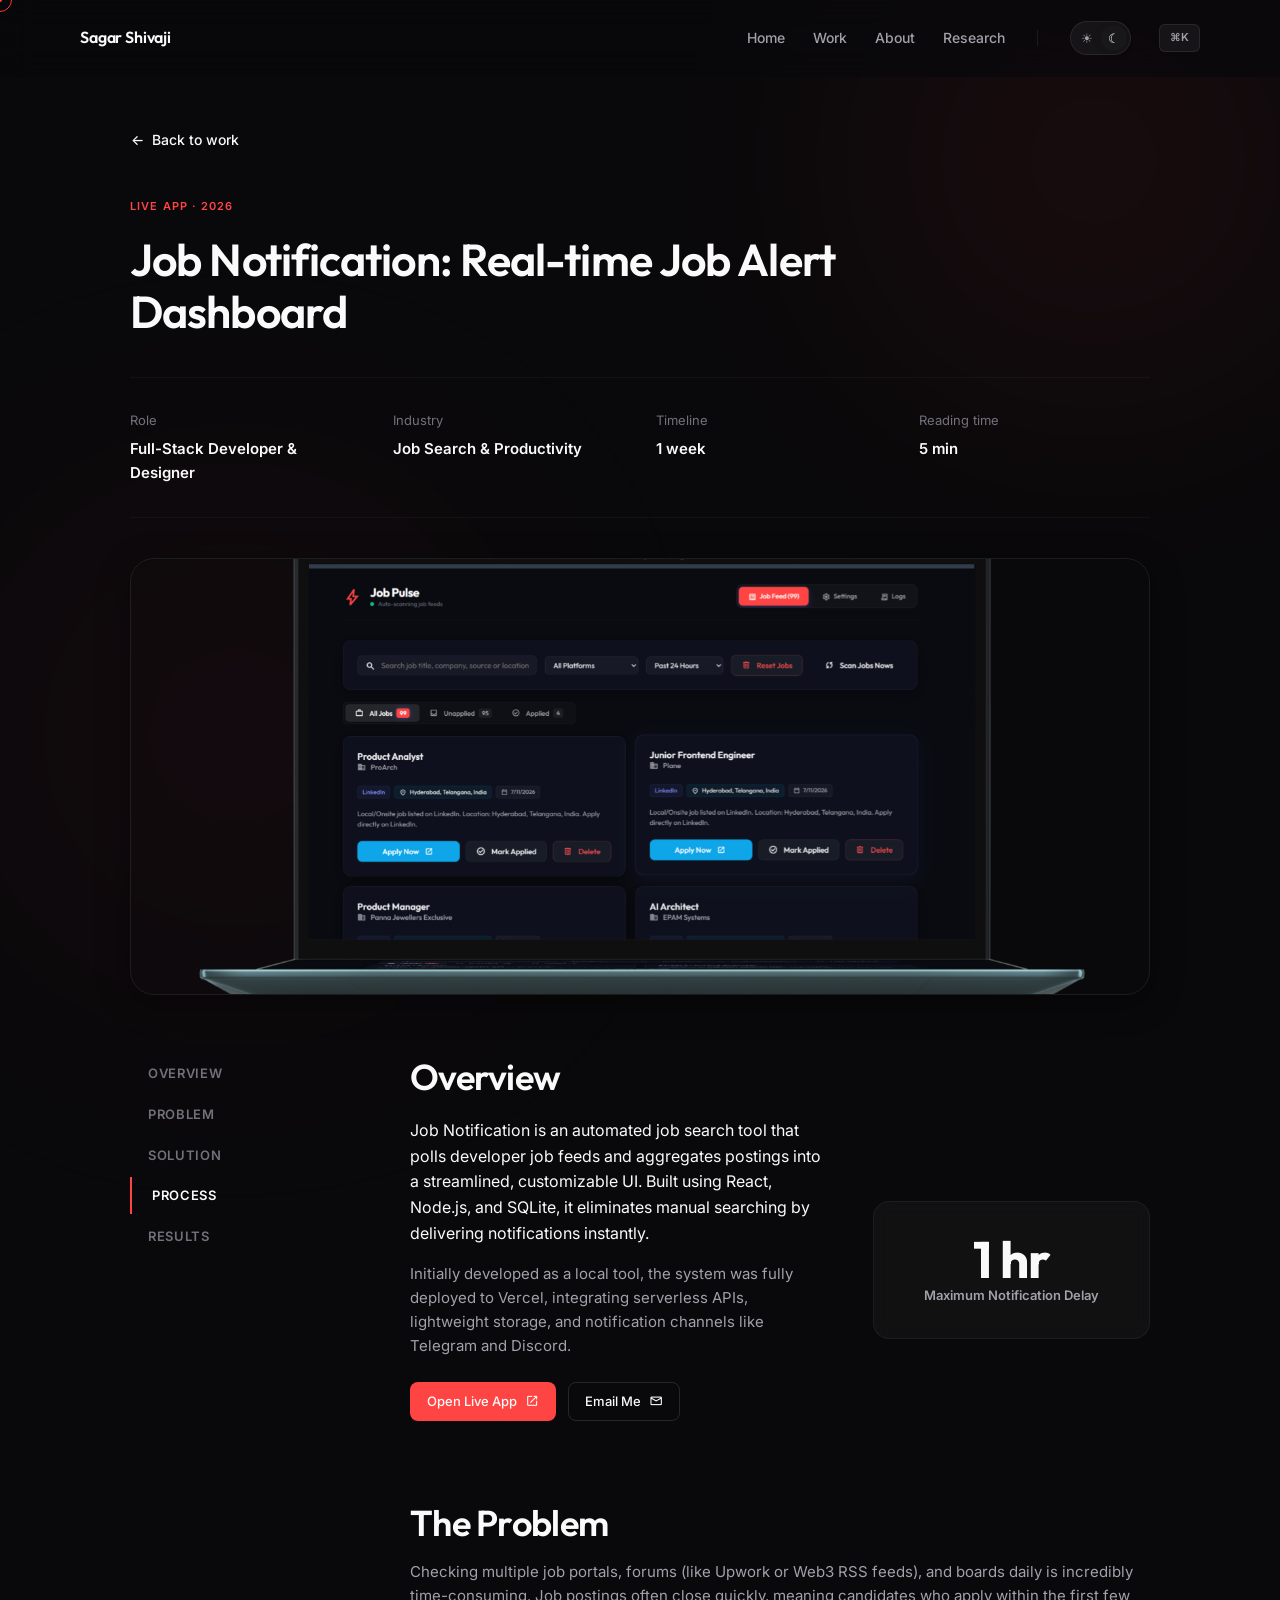
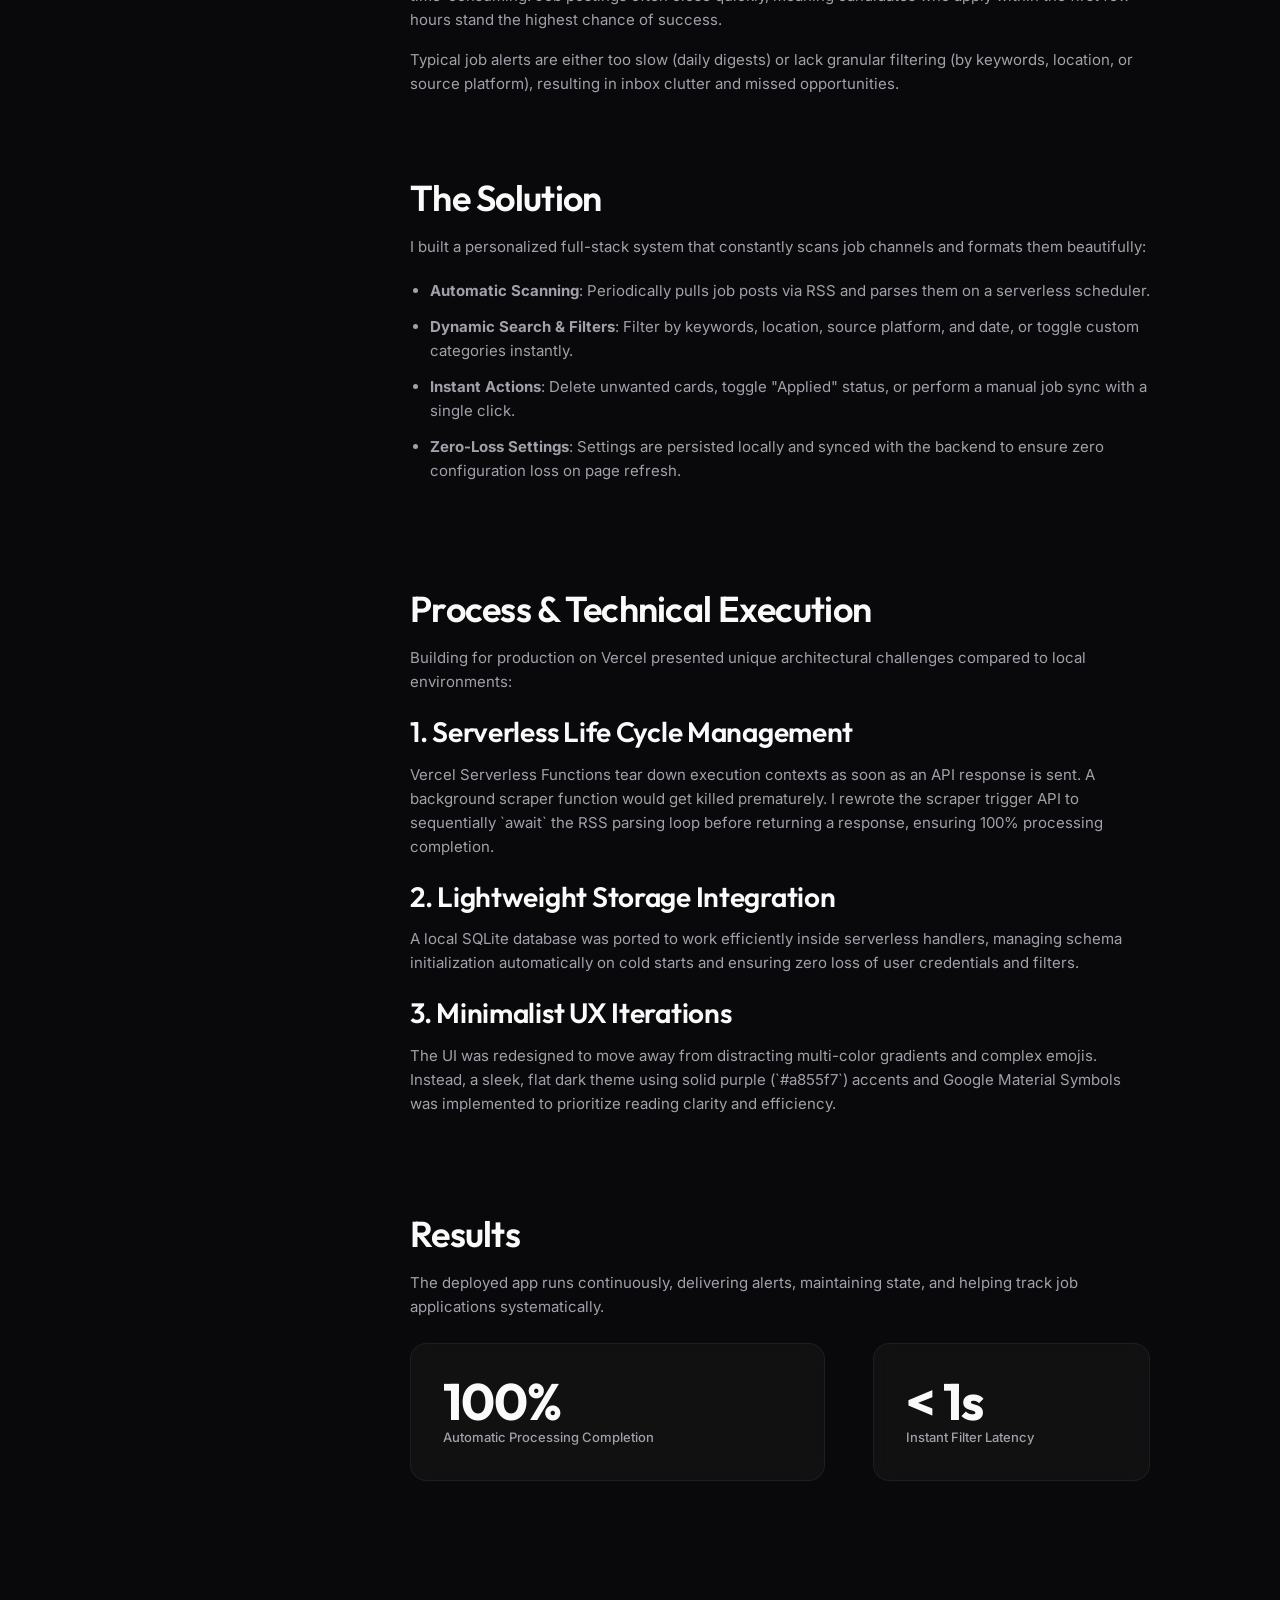
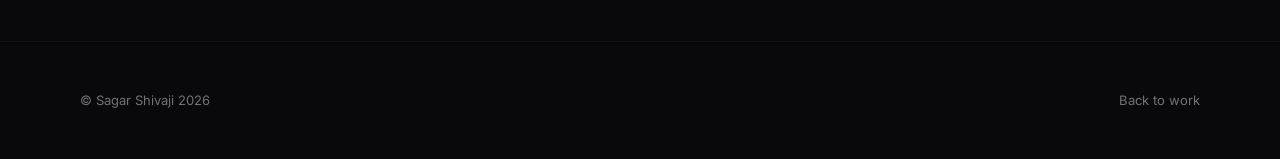
<file: work/job-pulse.html>
<!DOCTYPE html>
<html lang="en" data-theme="dark">
<head>
  <meta charset="UTF-8">
  <meta name="viewport" content="width=device-width, initial-scale=1.0, viewport-fit=cover">
  <title>Job Notification - Real-time Job Alert Dashboard</title>
  <link rel="preconnect" href="https://fonts.googleapis.com">
  <link rel="preconnect" href="https://fonts.gstatic.com" crossorigin>
  <link href="https://fonts.googleapis.com/css2?family=Outfit:wght@400;500;600;700&family=Inter:wght@400;500;600&display=swap" rel="stylesheet">
  <link rel="stylesheet" href="../style.css">
  <link href="https://fonts.googleapis.com/css2?family=Material+Symbols+Outlined" rel="stylesheet" />
</head>
<body>
  <!-- Custom Glow Backgrounds -->
  <div class="glow-bg glow-bg-1"></div>
  <div class="glow-bg glow-bg-2"></div>

  <!-- Custom Cursor -->
  <div class="custom-cursor" id="customCursor"></div>
  <div class="custom-cursor-dot" id="customCursorDot"></div>

  <!-- Reading Progress Bar -->
  <div class="reading-progress" id="progressBar"></div>

  <!-- Mobile Menu Overlay & Menu -->
  <div class="mobile-menu-overlay" id="mobileMenuOverlay" onclick="closeMobileMenu()"></div>
  <div class="mobile-menu" id="mobileMenu">
    <a href="../index.html">Home</a>
    <a href="../work.html">Work</a>
    <a href="../about.html">About</a>
    <a href="../research.html">Research</a>
    <div class="mobile-theme-section">
      <span class="small font-medium">Theme</span>
      <div class="theme-toggle" id="themeToggleMobile" title="Toggle theme">
        <button class="theme-toggle-btn" data-theme="light" aria-label="Light mode">☀</button>
        <button class="theme-toggle-btn active" data-theme="dark" aria-label="Dark mode">☾</button>
      </div>
    </div>
  </div>

  <!-- Command Palette (⌘K) -->
  <div class="command-overlay" id="commandOverlay">
    <div class="command-panel">
      <div class="command-search-wrapper">
        <input type="text" class="command-search" placeholder="Search pages, case studies, research..." id="commandInput" autocomplete="off" autofocus>
        <div class="command-esc">ESC</div>
      </div>
      <div class="command-results" id="commandResults">
        <div class="command-group-title">Pages</div>
        <div class="command-item" data-action="../index.html">
          <span class="command-item-left">Home</span>
          <span class="command-shortcut">⌘H</span>
        </div>
        <div class="command-item" data-action="../work.html">
          <span class="command-item-left">Work</span>
          <span class="command-shortcut">⌘W</span>
        </div>
        <div class="command-item" data-action="../about.html">
          <span class="command-item-left">About</span>
          <span class="command-shortcut">⌘A</span>
        </div>
        <div class="command-item" data-action="../research.html">
          <span class="command-item-left">Research</span>
          <span class="command-shortcut">⌘R</span>
        </div>

        <div class="command-group-title">Case Studies</div>
        <div class="command-item" data-action="../work/job-pulse.html">
          <span class="command-item-left">Job Pulse Alert Dashboard</span>
          <span class="command-shortcut">1</span>
        </div>
        <div class="command-item" data-action="../work/bench-sales.html">
          <span class="command-item-left">Bench Sales Platform</span>
          <span class="command-shortcut">2</span>
        </div>
        <div class="command-item" data-action="../work/lead-generator.html">
          <span class="command-item-left">Lead Generator</span>
          <span class="command-shortcut">3</span>
        </div>
        <div class="command-item" data-action="../work/laundry-app.html">
          <span class="command-item-left">Laundry App</span>
          <span class="command-shortcut">4</span>
        </div>
      </div>
    </div>
  </div>

  <!-- Desktop Navigation Bar -->
  <nav class="nav" id="navbar">
    <div class="nav-inner">
      <div class="nav-logo" onclick="window.location.href='../index.html'">
        <span class="logo-text">Sagar Shivaji</span>
      </div>
      <button class="mobile-menu-btn" onclick="toggleMobileMenu()" aria-label="Menu">
        <svg width="24" height="24" viewBox="0 0 24 24" fill="none" stroke="currentColor" stroke-width="2" stroke-linecap="round" stroke-linejoin="round">
          <line x1="3" y1="12" x2="21" y2="12"></line>
          <line x1="3" y1="6" x2="21" y2="6"></line>
          <line x1="3" y1="18" x2="21" y2="18"></line>
        </svg>
      </button>
      <div class="nav-links">
        <a href="../index.html">Home</a>
        <a href="../work.html">Work</a>
        <a href="../about.html">About</a>
        <a href="../research.html">Research</a>
        <div class="nav-divider"></div>
        <div class="theme-toggle" id="themeToggle" title="Toggle theme">
          <button class="theme-toggle-btn" data-theme="light" aria-label="Light mode">☀</button>
          <button class="theme-toggle-btn active" data-theme="dark" aria-label="Dark mode">☾</button>
        </div>
        <span class="command-badge" onclick="openCommand()" title="Open Command Palette (⌘K)">⌘K</span>
      </div>
    </div>
  </nav>

  <!-- CASE STUDY: Job Notification -->
  <div class="page" id="page-project-job-pulse">
    <main class="project-container">
      <section class="page-section">
        <a href="../work.html" class="btn btn-ghost reveal" style="padding-left:0; margin-bottom:32px; font-weight: 500;">
          <span style="margin-right: 8px;">←</span> Back to work
        </a>
        
        <div class="reveal">
          <span class="caption accent-text font-semibold">Live App · 2026</span>
          <h1 class="heading-1 font-semibold" style="margin:16px 0; max-width:840px;">Job Notification: Real-time Job Alert Dashboard</h1>
        </div>
        
        <div class="project-info-bar reveal">
          <div class="project-info-item"><span class="small text-tertiary">Role</span><strong class="text-primary">Full-Stack Developer & Designer</strong></div>
          <div class="project-info-item"><span class="small text-tertiary">Industry</span><strong class="text-primary">Job Search & Productivity</strong></div>
          <div class="project-info-item"><span class="small text-tertiary">Timeline</span><strong class="text-primary">1 week</strong></div>
          <div class="project-info-item"><span class="small text-tertiary">Reading time</span><strong class="text-primary">5 min</strong></div>
        </div>

        <div class="project-hero-image-wrapper reveal">
          <img src="../images/job-pulse.png" alt="Job Notification Dashboard" class="project-hero-img">
        </div>

        <div class="project-layout">
          <nav class="sticky-nav">
            <a href="#overview" class="active">Overview</a>
            <a href="#problem">Problem</a>
            <a href="#solution">Solution</a>
            <a href="#process">Process</a>
            <a href="#results">Results</a>
          </nav>
          
          <div class="project-content-block">
            <div id="overview" class="project-content-section reveal">
              <h2 class="heading-2 font-semibold" style="margin-bottom:16px;">Overview</h2>
              <div class="project-section-grid">
                <div class="project-summary-text">
                  <p class="body-large text-primary" style="margin-bottom: 16px;">Job Notification is an automated job search tool that polls developer job feeds and aggregates postings into a streamlined, customizable UI. Built using React, Node.js, and SQLite, it eliminates manual searching by delivering notifications instantly.</p>
                  <p class="body-base text-secondary">Initially developed as a local tool, the system was fully deployed to Vercel, integrating serverless APIs, lightweight storage, and notification channels like Telegram and Discord.</p>
                  <div style="margin-top: 24px; display: flex; gap: 12px; flex-wrap: wrap;">
                    <a href="https://jobnotification-parzuu1ou-sagar197.vercel.app" target="_blank" class="btn" style="display: inline-flex; align-items: center; gap: 8px; background-color: var(--accent);color: var(--text-on-accent);padding: 8px 16px; font-size: 13px;">
                      Open Live App <span class="material-symbols-outlined" style="font-size: 1.1em; margin: 0;">open_in_new</span>
                    </a>
                    <a href="mailto:sagarshivaji6644@gmail.com" class="btn btn-secondary" style="display: inline-flex; align-items: center; gap: 8px;padding: 8px 16px; font-size: 13px;">
                      Email Me <span class="material-symbols-outlined" style="font-size: 1.1em; margin: 0;">mail</span>
                    </a>
                  </div>
                </div>
                <div class="project-sidebar-stat">
                  <div class="insight-stat font-bold">1 hr</div>
                  <p class="small text-secondary font-semibold">Maximum Notification Delay</p>
                </div>
              </div>
            </div>

            <div id="problem" class="project-content-section reveal">
              <h2 class="heading-2 font-semibold" style="margin-bottom:16px;">The Problem</h2>
              <p class="body-base text-secondary" style="margin-bottom:16px;">
                Checking multiple job portals, forums (like Upwork or Web3 RSS feeds), and boards daily is incredibly time-consuming. Job postings often close quickly, meaning candidates who apply within the first few hours stand the highest chance of success.
              </p>
              <p class="body-base text-secondary">
                Typical job alerts are either too slow (daily digests) or lack granular filtering (by keywords, location, or source platform), resulting in inbox clutter and missed opportunities.
              </p>
            </div>

            <div id="solution" class="project-content-section reveal">
              <h2 class="heading-2 font-semibold" style="margin-bottom:16px;">The Solution</h2>
              <p class="body-base text-secondary" style="margin-bottom:16px;">
                I built a personalized full-stack system that constantly scans job channels and formats them beautifully:
              </p>
              <ul class="project-list" style="margin-bottom: 24px;">
                <li><strong>Automatic Scanning</strong>: Periodically pulls job posts via RSS and parses them on a serverless scheduler.</li>
                <li><strong>Dynamic Search & Filters</strong>: Filter by keywords, location, source platform, and date, or toggle custom categories instantly.</li>
                <li><strong>Instant Actions</strong>: Delete unwanted cards, toggle "Applied" status, or perform a manual job sync with a single click.</li>
                <li><strong>Zero-Loss Settings</strong>: Settings are persisted locally and synced with the backend to ensure zero configuration loss on page refresh.</li>
              </ul>
            </div>

            <div id="process" class="project-content-section reveal">
              <h2 class="heading-2 font-semibold" style="margin-bottom:16px;">Process & Technical Execution</h2>
              <p class="body-base text-secondary" style="margin-bottom:16px;">
                Building for production on Vercel presented unique architectural challenges compared to local environments:
              </p>
              <h3 class="heading-3 font-semibold" style="margin-bottom:12px; margin-top:20px;">1. Serverless Life Cycle Management</h3>
              <p class="body-base text-secondary" style="margin-bottom:16px;">
                Vercel Serverless Functions tear down execution contexts as soon as an API response is sent. A background scraper function would get killed prematurely. I rewrote the scraper trigger API to sequentially `await` the RSS parsing loop before returning a response, ensuring 100% processing completion.
              </p>
              <h3 class="heading-3 font-semibold" style="margin-bottom:12px; margin-top:20px;">2. Lightweight Storage Integration</h3>
              <p class="body-base text-secondary" style="margin-bottom:16px;">
                A local SQLite database was ported to work efficiently inside serverless handlers, managing schema initialization automatically on cold starts and ensuring zero loss of user credentials and filters.
              </p>
              <h3 class="heading-3 font-semibold" style="margin-bottom:12px; margin-top:20px;">3. Minimalist UX Iterations</h3>
              <p class="body-base text-secondary" style="margin-bottom:16px;">
                The UI was redesigned to move away from distracting multi-color gradients and complex emojis. Instead, a sleek, flat dark theme using solid purple (`#a855f7`) accents and Google Material Symbols was implemented to prioritize reading clarity and efficiency.
              </p>
            </div>

            <div id="results" class="project-content-section reveal">
              <h2 class="heading-2 font-semibold" style="margin-bottom:16px;">Results</h2>
              <p class="body-base text-secondary" style="margin-bottom:24px;">
                The deployed app runs continuously, delivering alerts, maintaining state, and helping track job applications systematically.
              </p>
              <div class="project-section-grid">
                <div class="metric-result-card">
                  <div class="insight-stat font-bold accent-text">100%</div>
                  <p class="small text-secondary font-medium">Automatic Processing Completion</p>
                </div>
                <div class="metric-result-card">
                  <div class="insight-stat font-bold accent-text">&lt; 1s</div>
                  <p class="small text-secondary font-medium">Instant Filter Latency</p>
                </div>
              </div>
            </div>
          </div>
        </div>
      </section>
    </main>
    <footer class="footer">
      <div class="container footer-inner">
        <span class="small text-tertiary">© Sagar Shivaji 2026</span>
        <div class="footer-links">
          <a href="../work.html" class="small text-tertiary footer-link">Back to work</a>
        </div>
      </div>
    </footer>
  </div>

  <script src="../script.js"></script>
  <!-- Google tag (gtag.js) -->
  <script async src="https://www.googletagmanager.com/gtag/js?id=G-1BDRFHDY8E"></script>
  <script>
    window.dataLayer = window.dataLayer || [];
    function gtag(){dataLayer.push(arguments);}
    gtag('js', new Date());

    gtag('config', 'G-1BDRFHDY8E');
  </script>
</body>
</html>
</file>
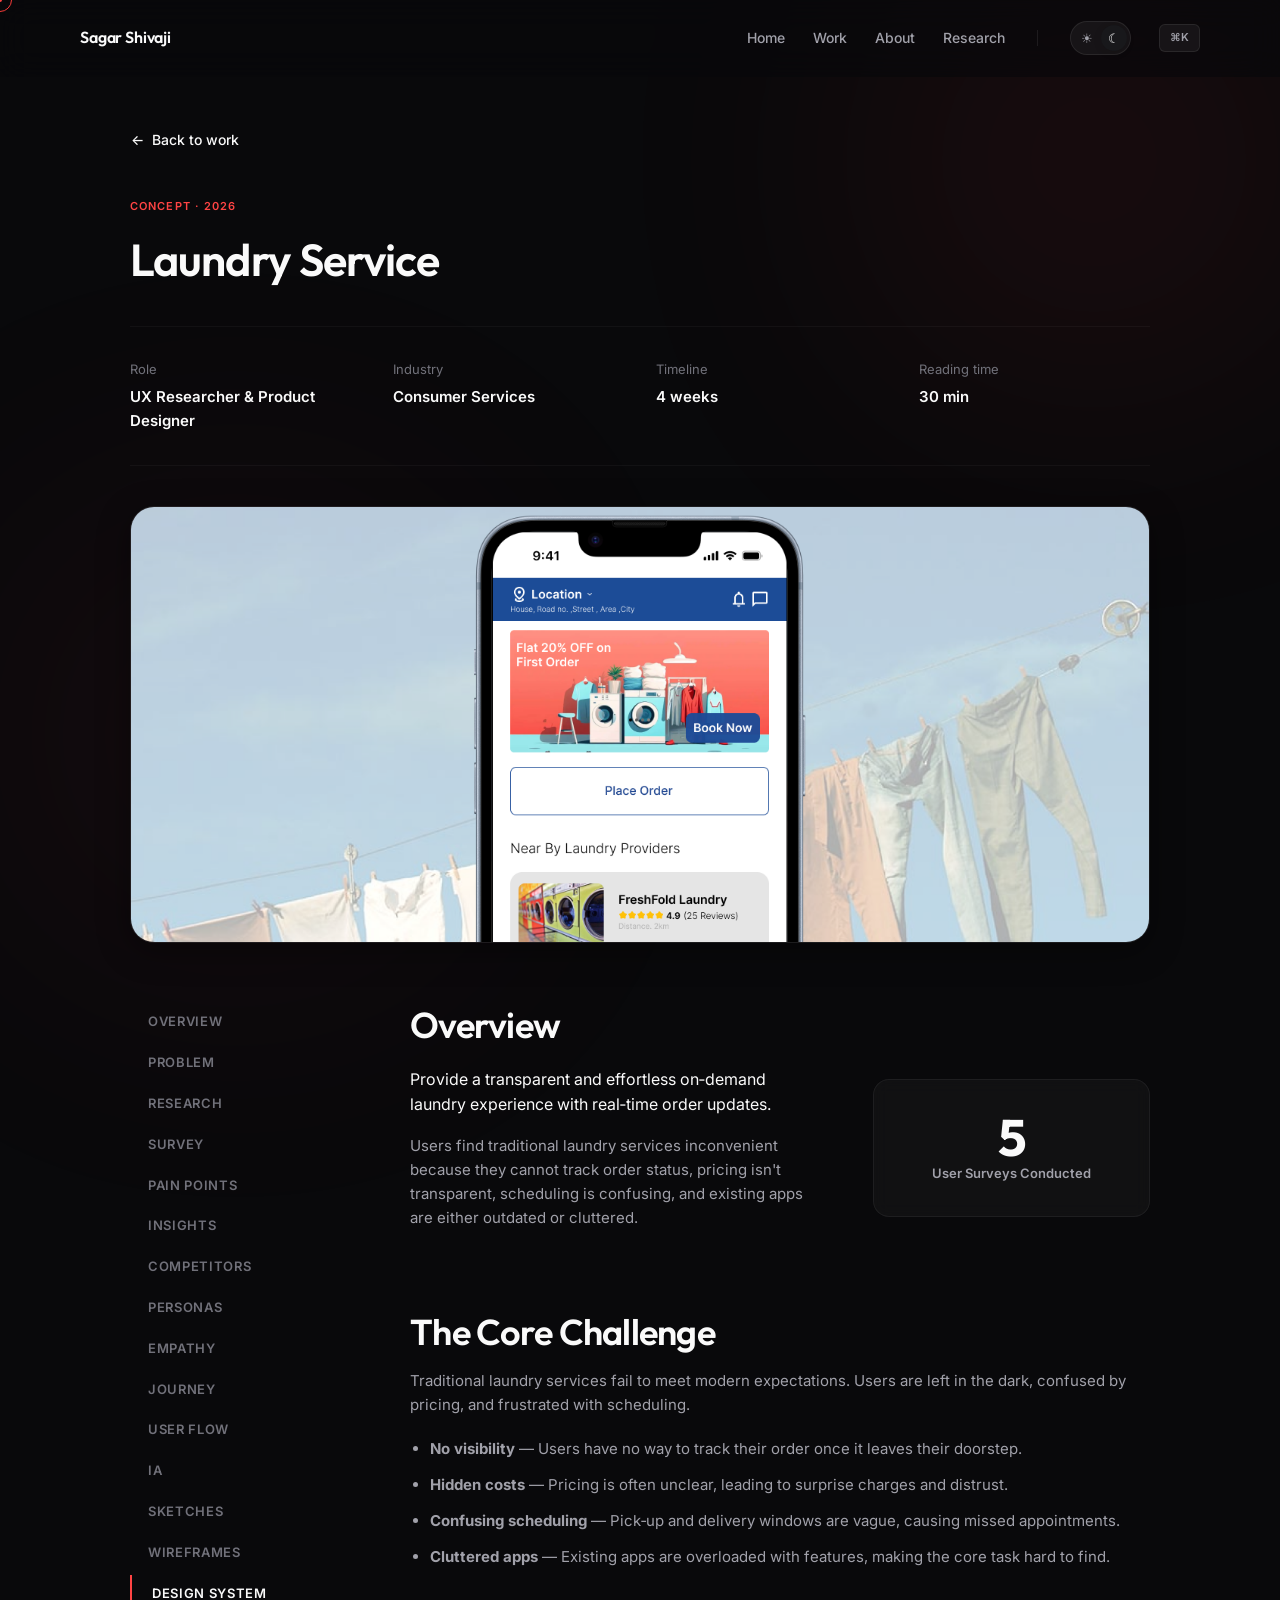
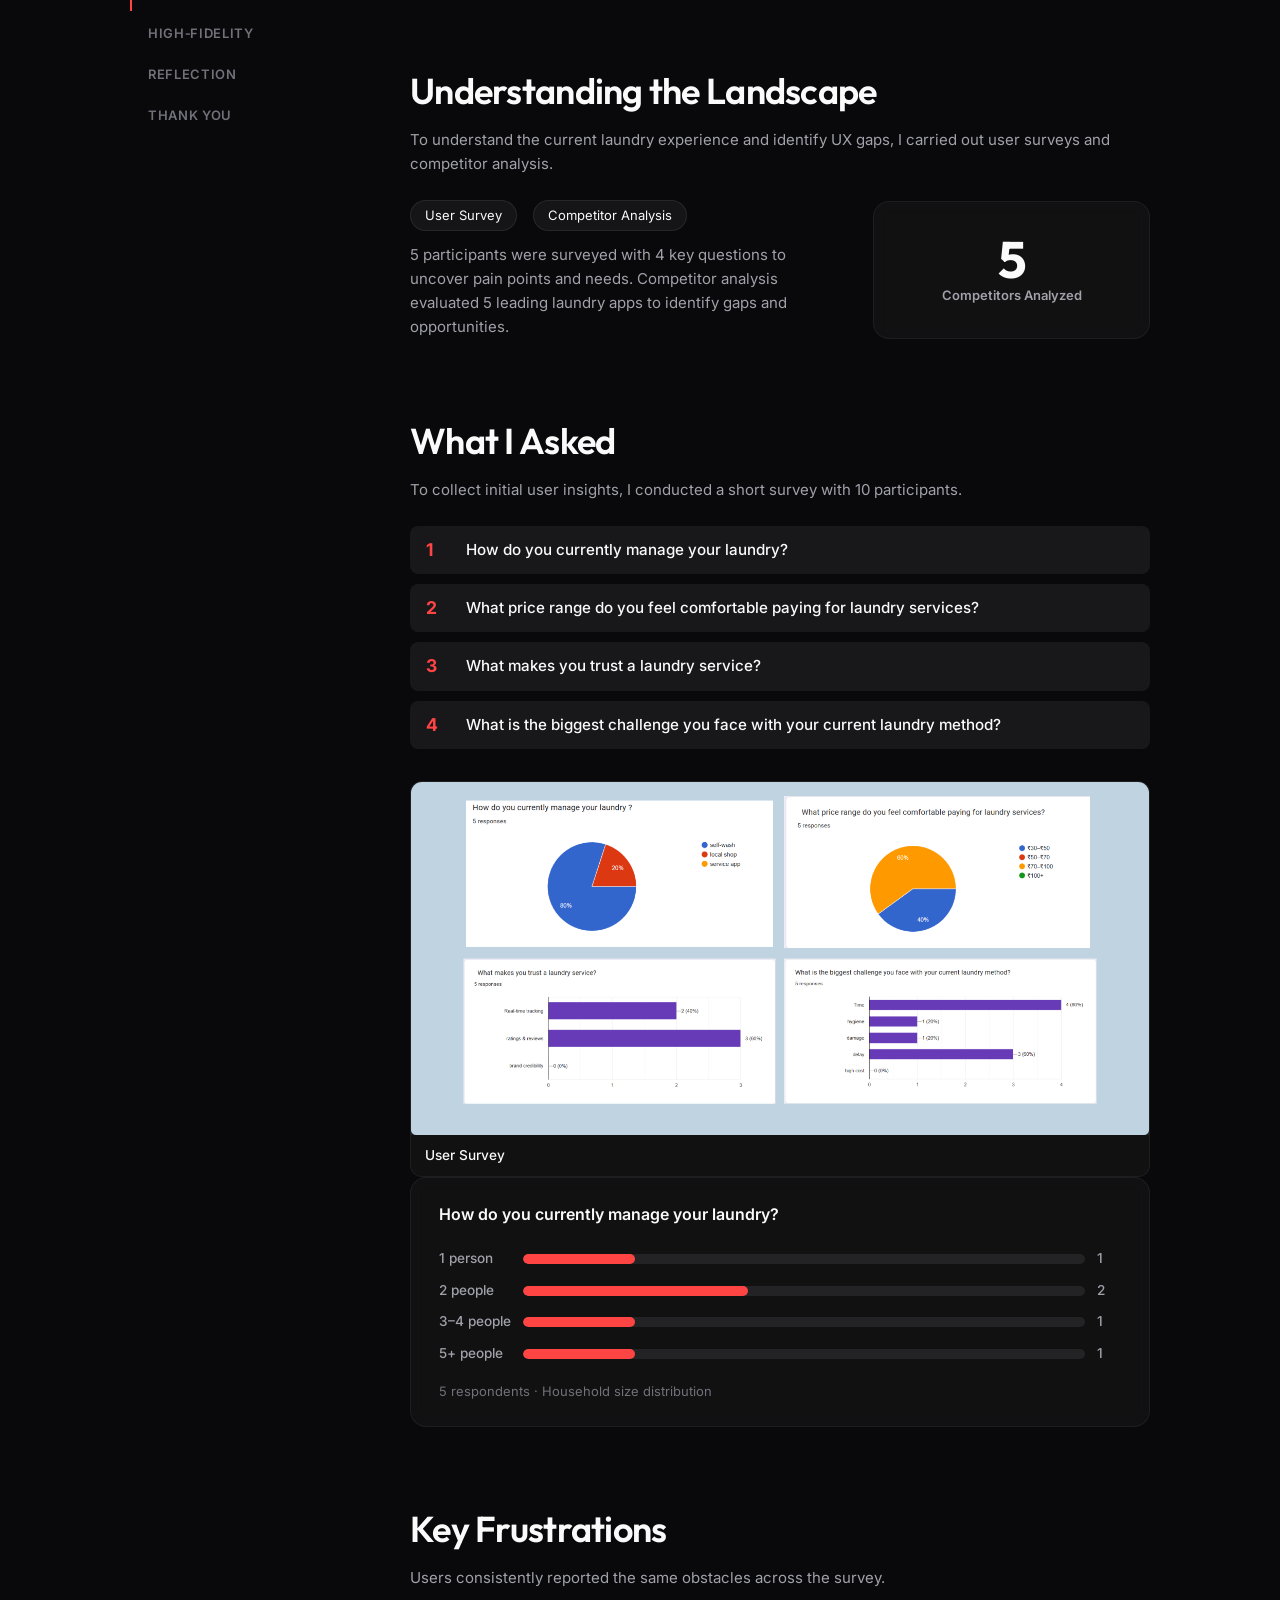
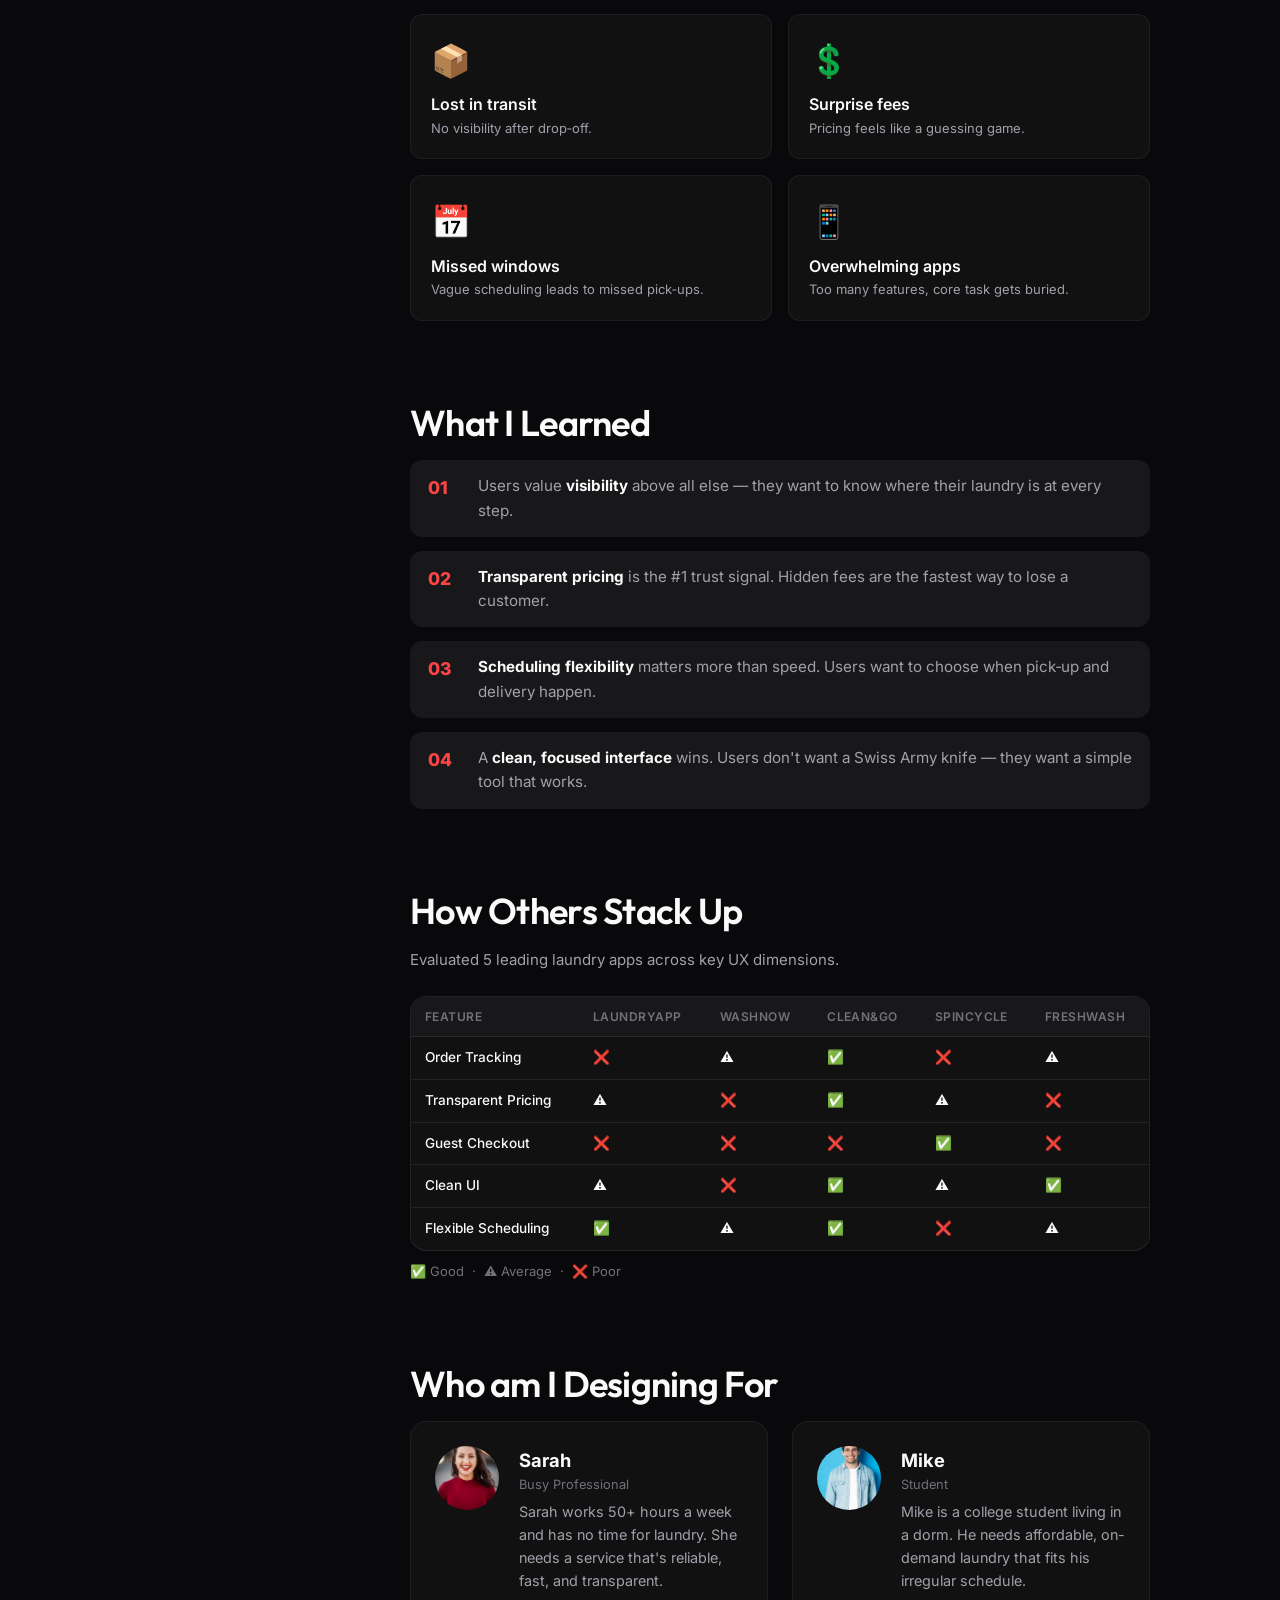
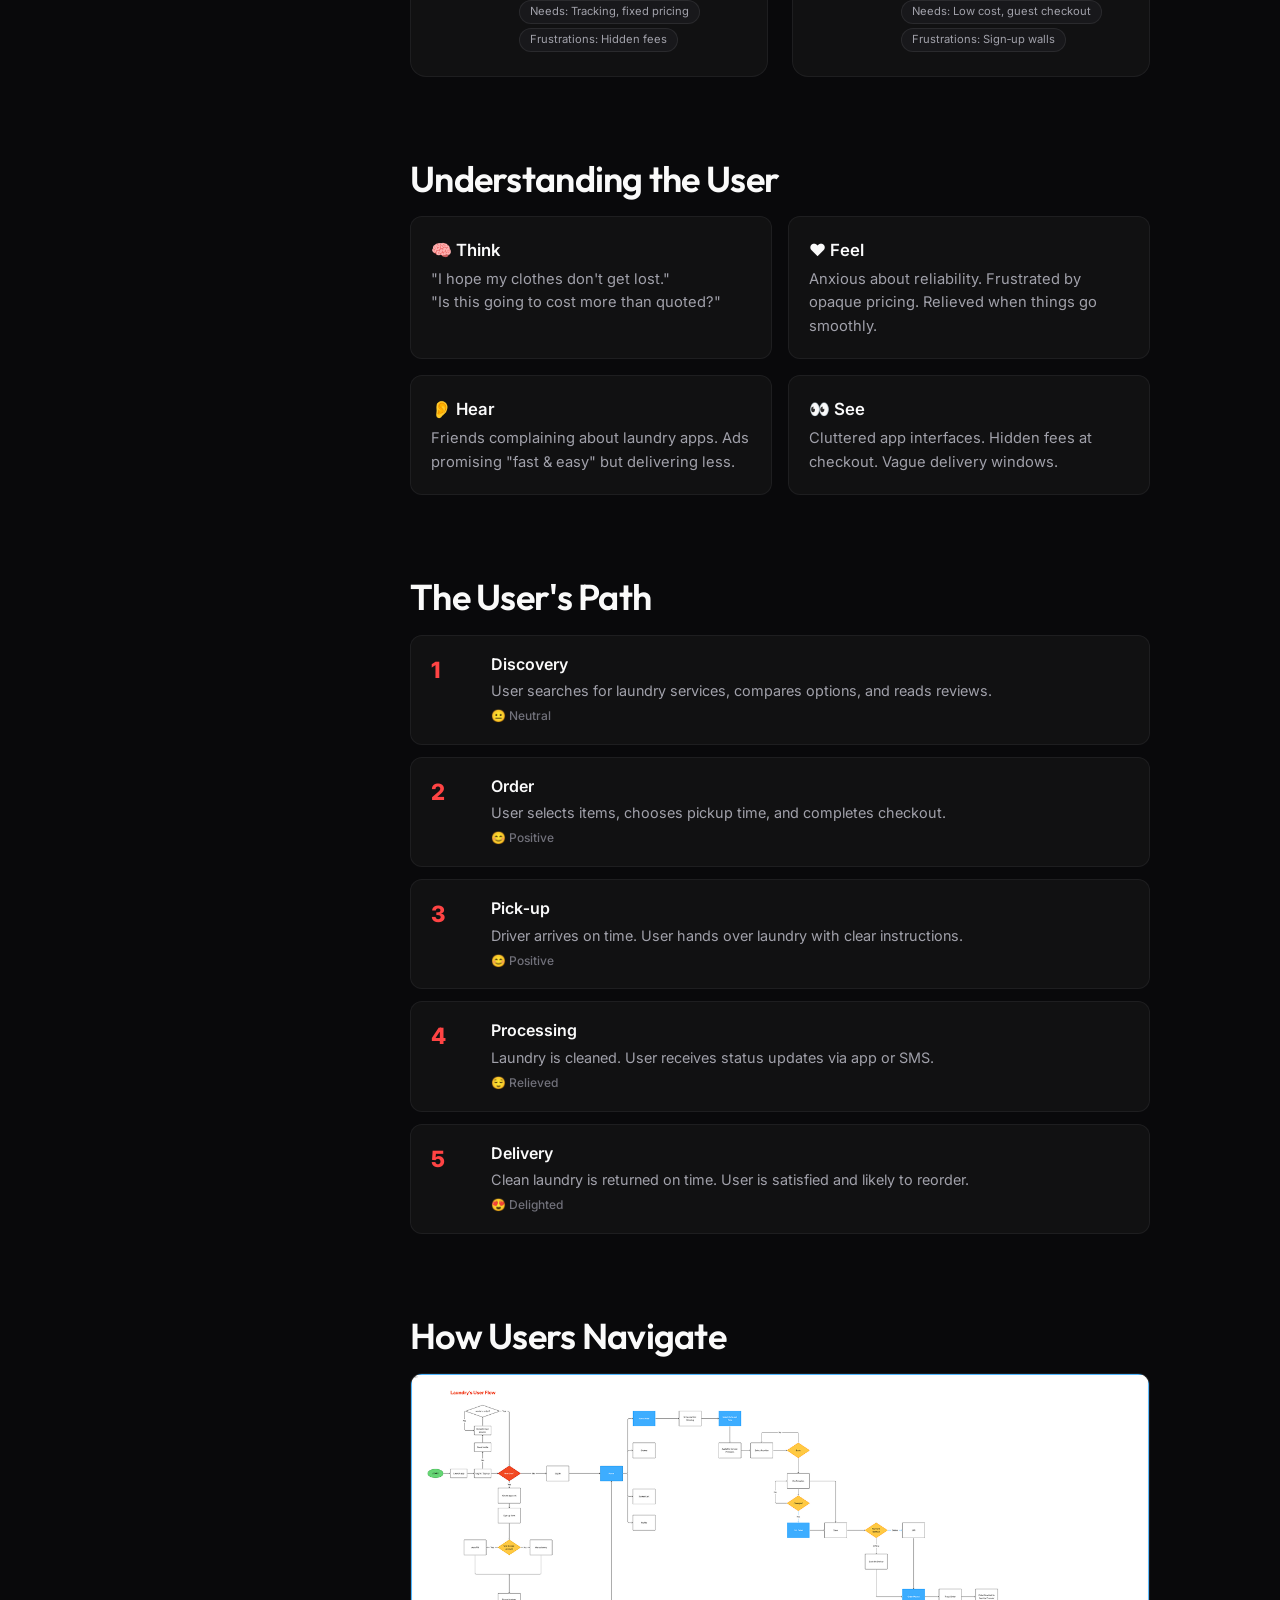
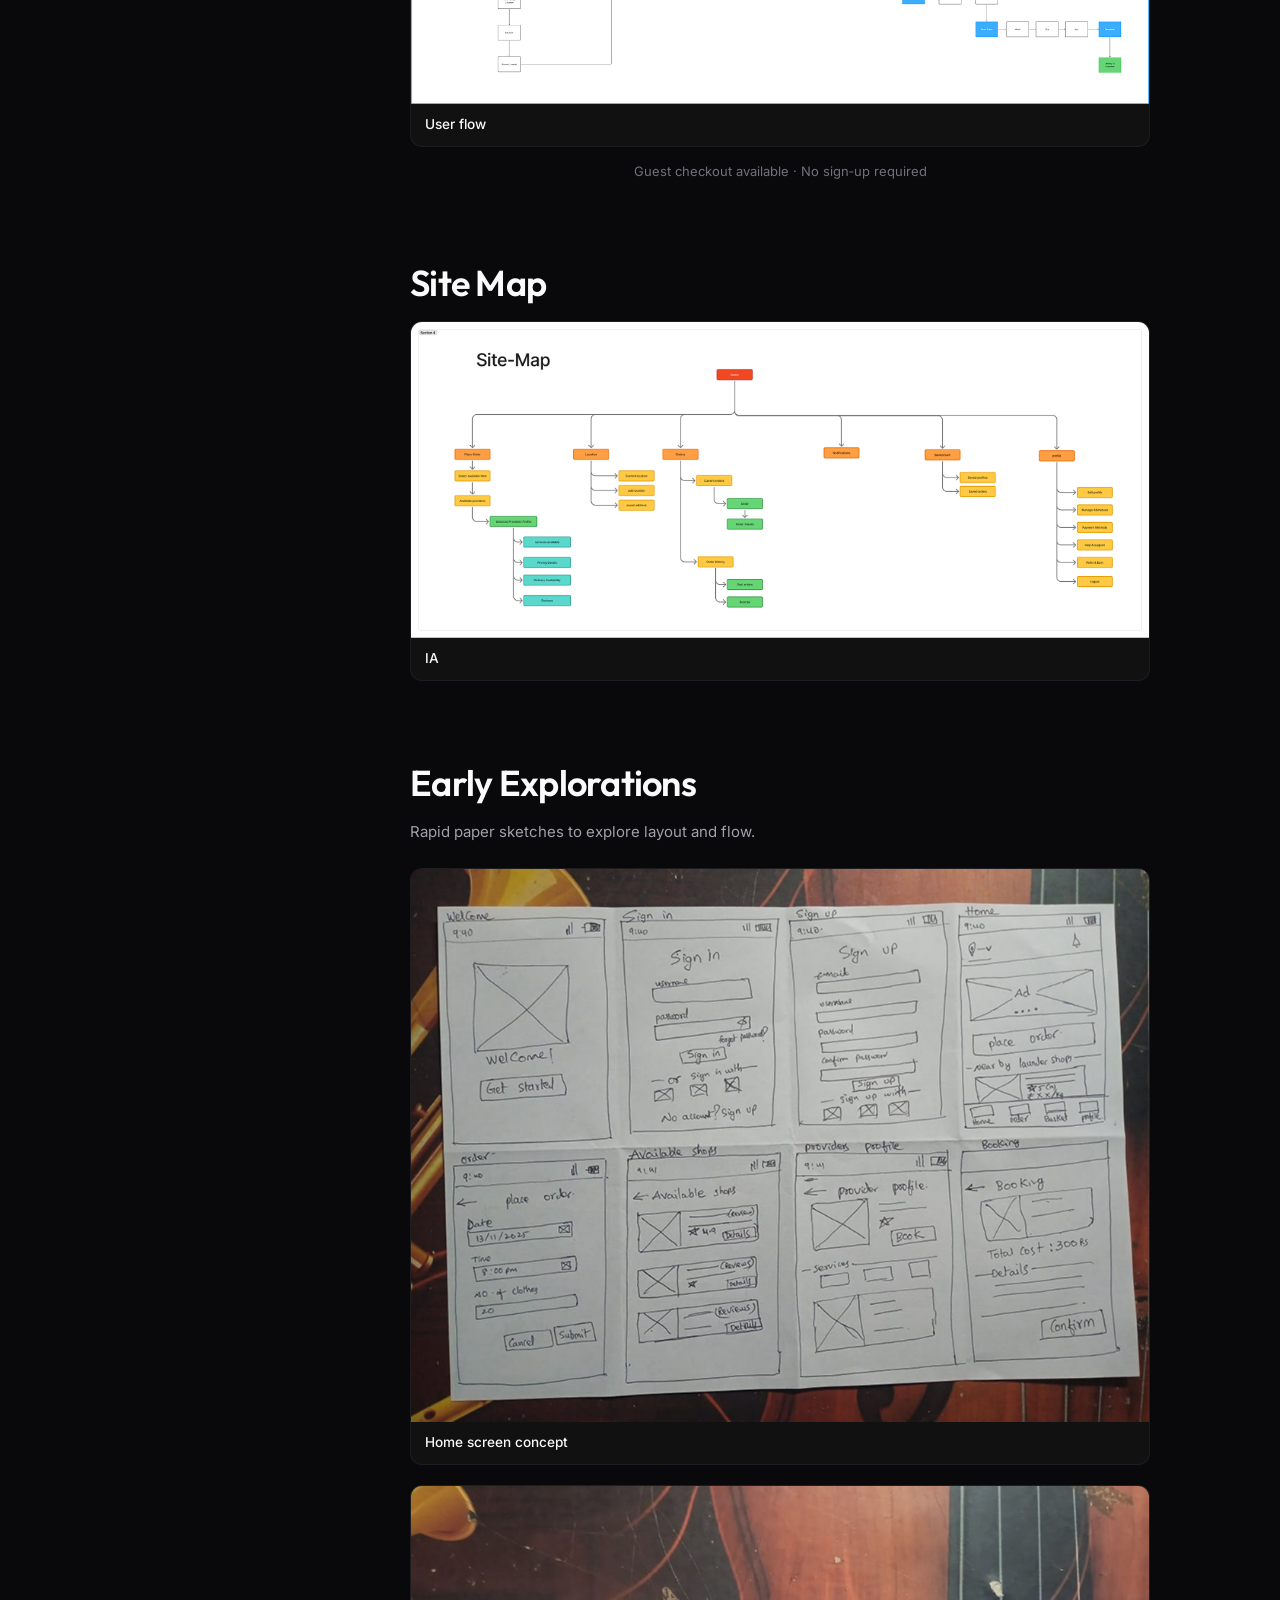
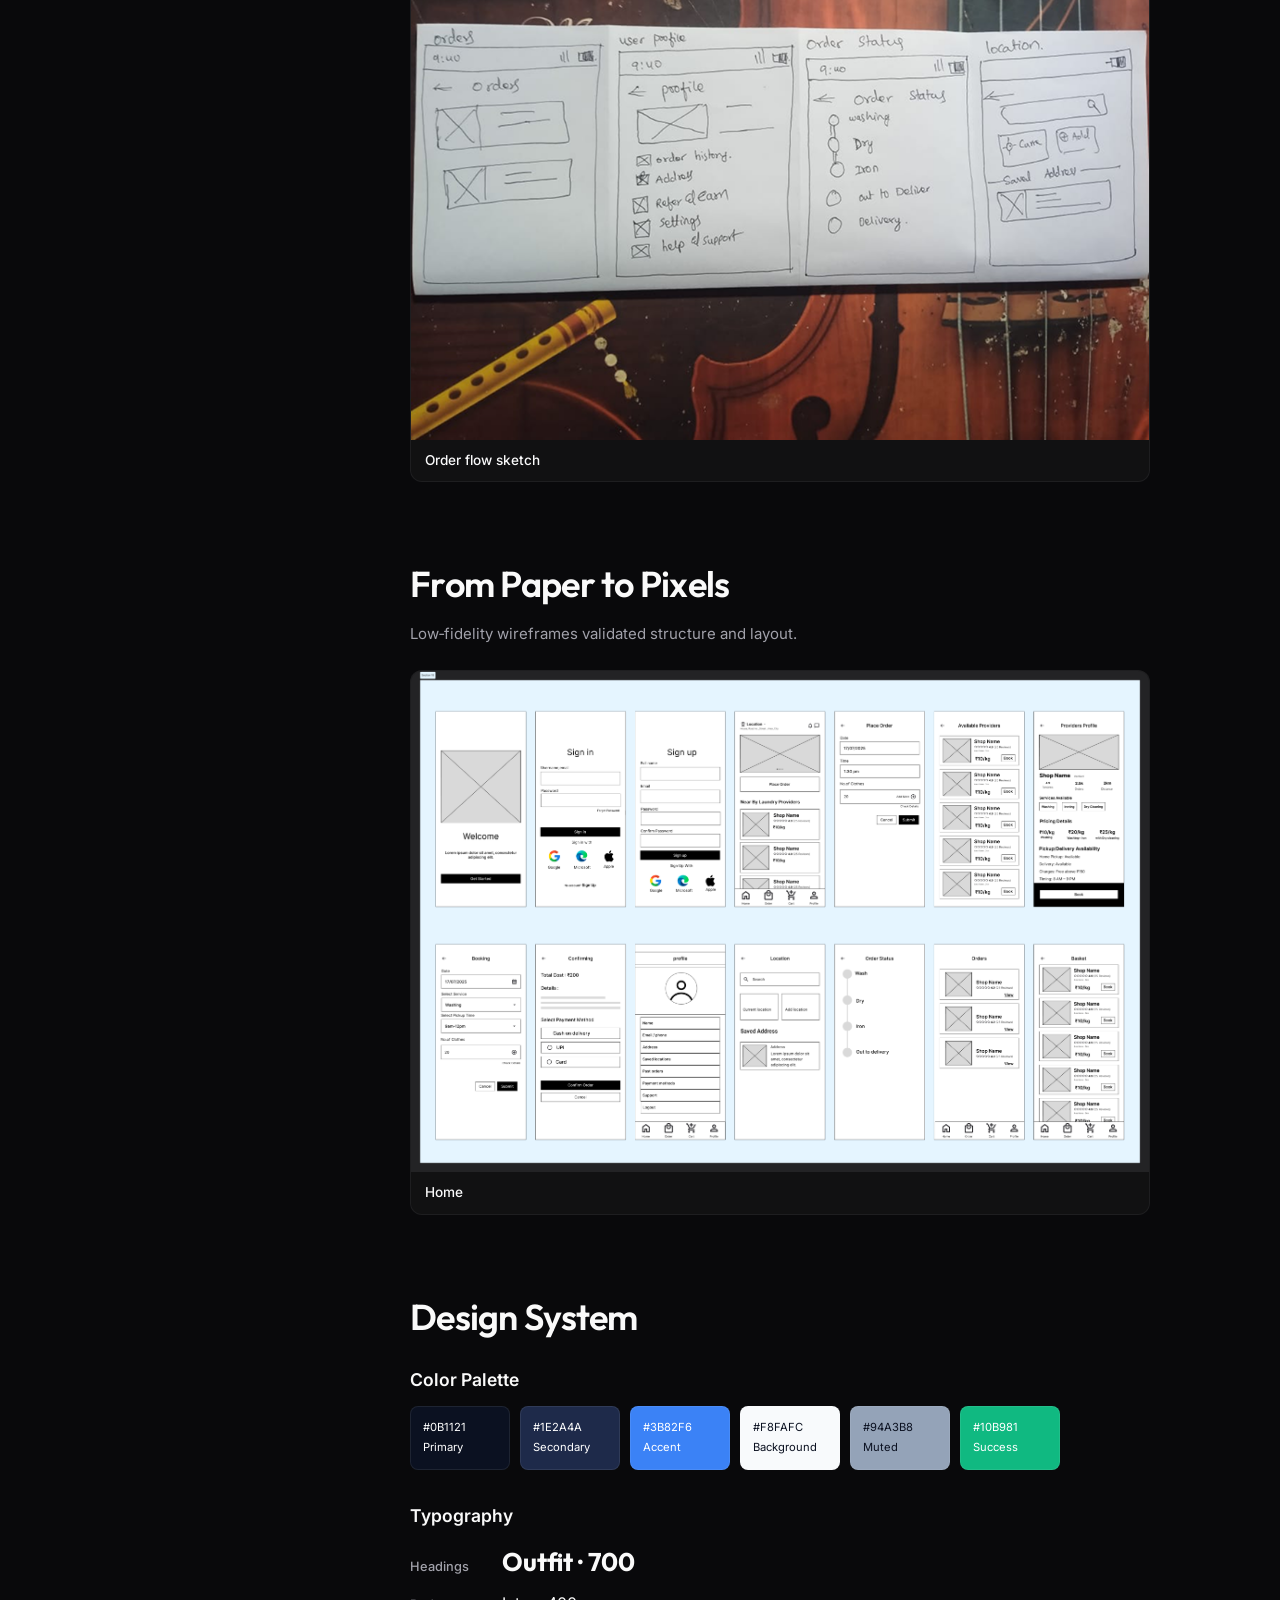
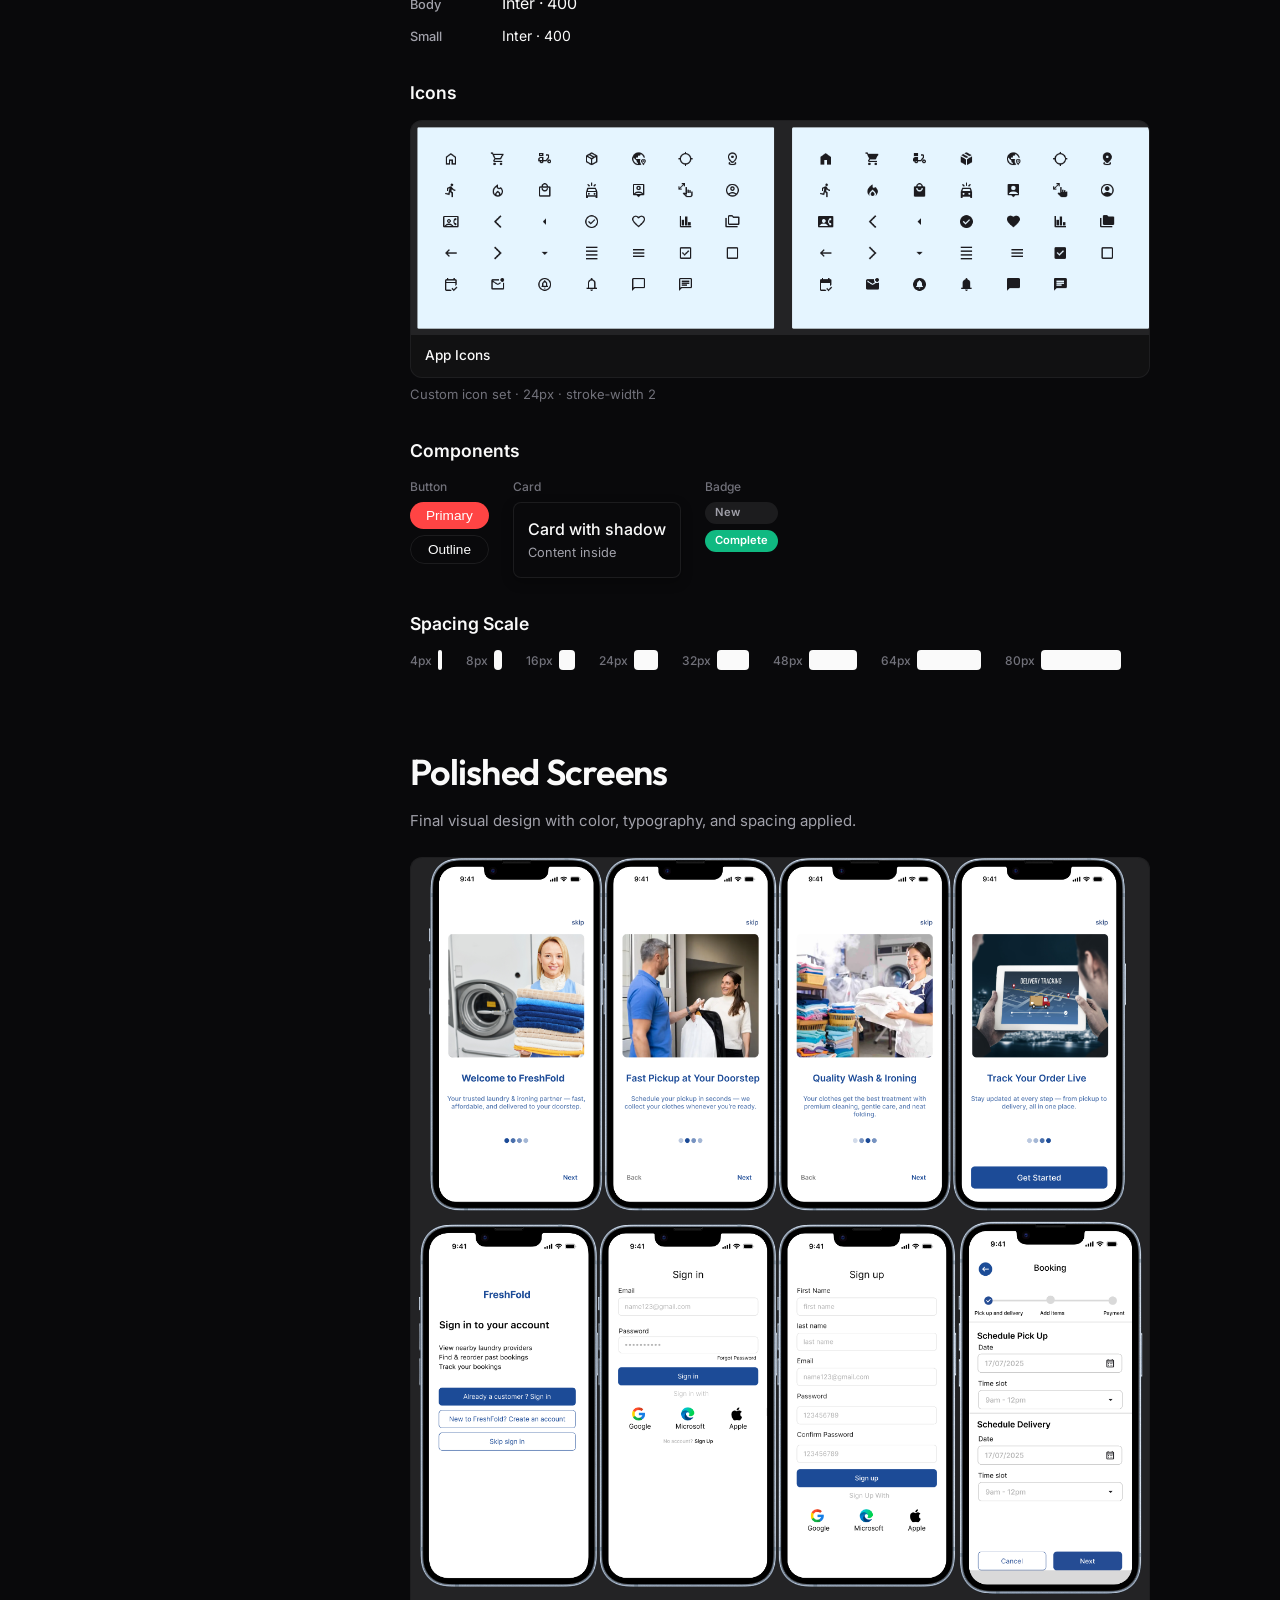
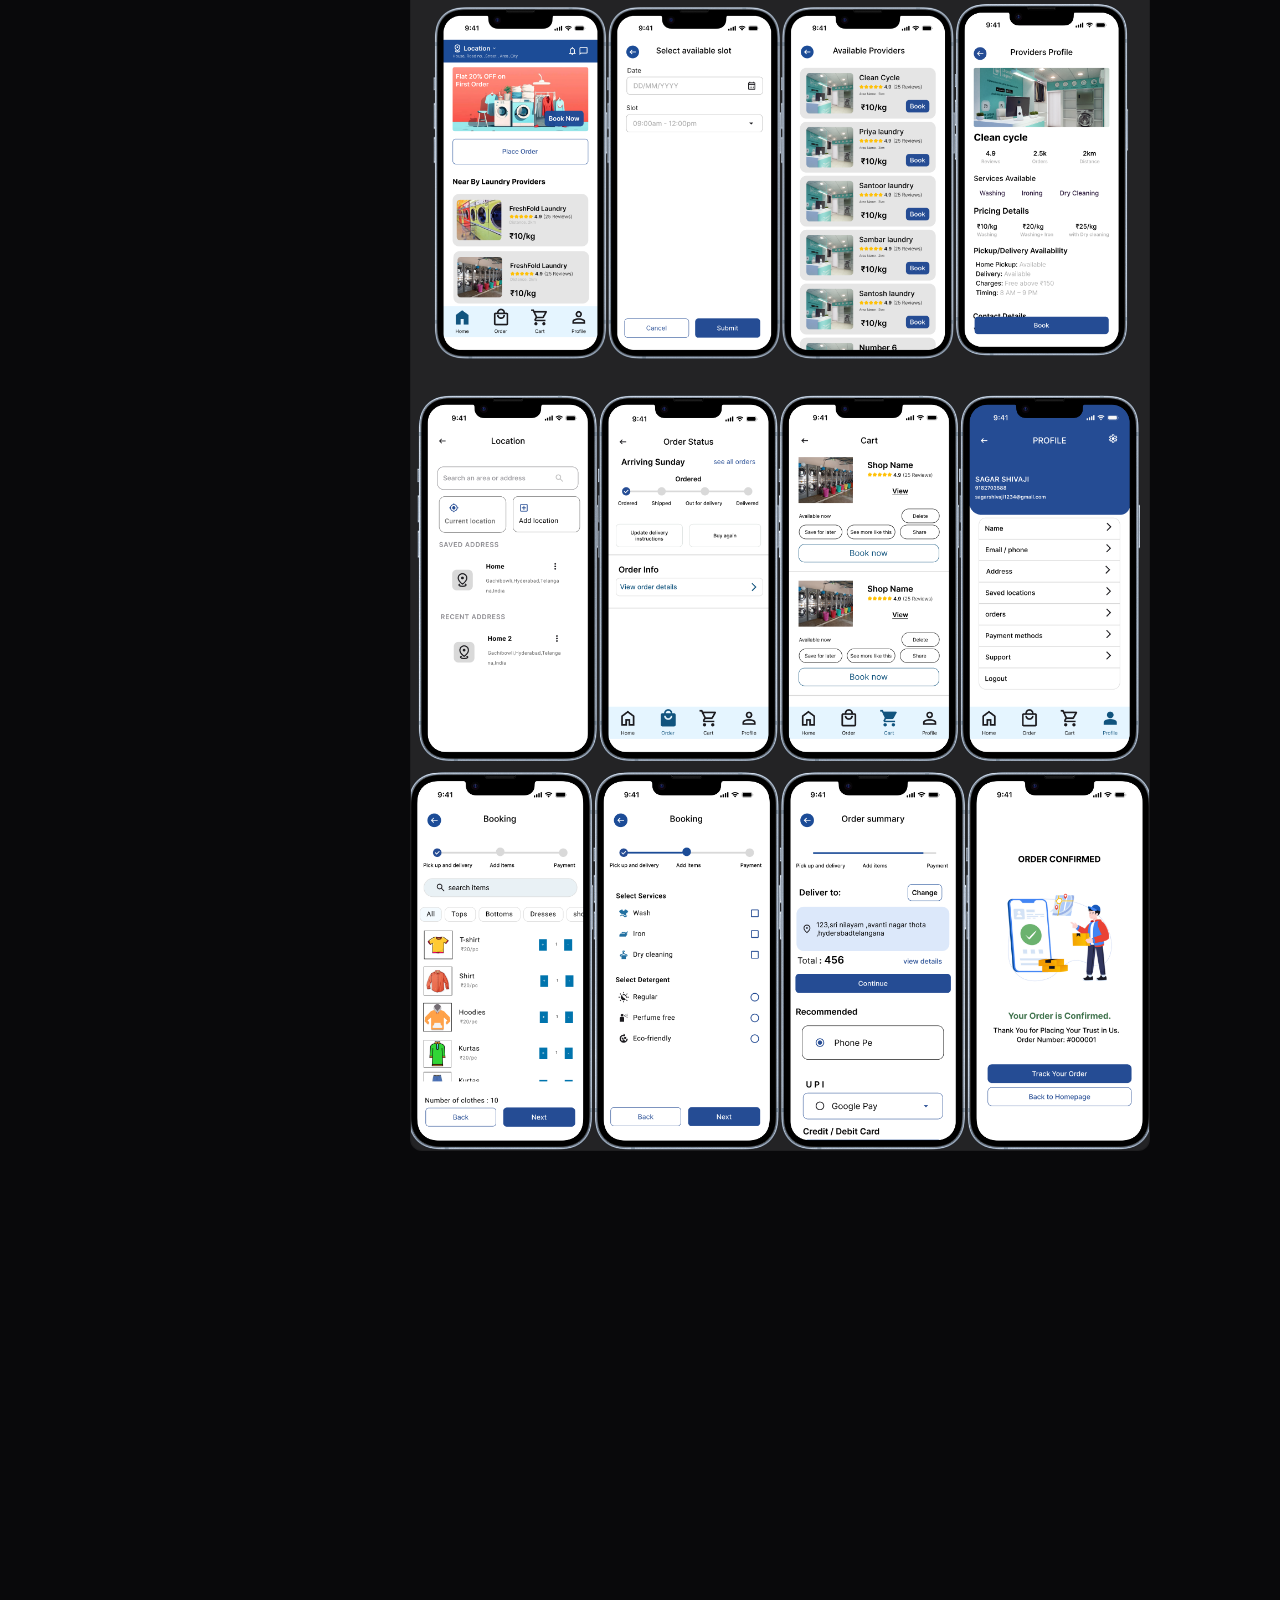
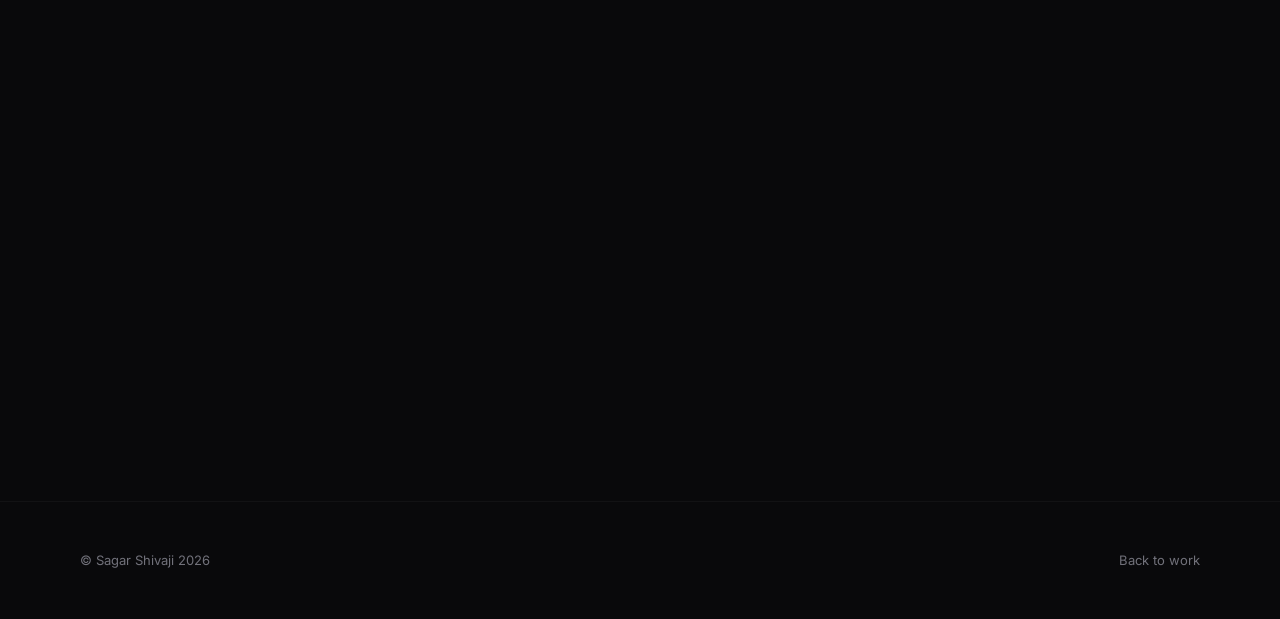
<file: work/laundry-app.html>
<!--
  ============================================================
  Laundry Service · UX Case Study
  Fits into existing portfolio CSS/JS structure
  Place this file in your /work/ directory (e.g., work/laundry.html)
  ============================================================
-->

<!DOCTYPE html>
<html lang="en" data-theme="dark">
<head>
  <meta charset="UTF-8" />
  <meta name="viewport" content="width=device-width, initial-scale=1.0, viewport-fit=cover" />
  <title>Laundry Service · UX Case Study</title>
  <link rel="preconnect" href="https://fonts.googleapis.com" />
  <link rel="preconnect" href="https://fonts.gstatic.com" crossorigin />
  <link href="https://fonts.googleapis.com/css2?family=Outfit:wght@400;500;600;700&family=Inter:wght@400;500;600&display=swap" rel="stylesheet" />
  <link rel="stylesheet" href="../style.css" />
</head>
<body>

  <!-- Custom Glow Backgrounds -->
  <div class="glow-bg glow-bg-1"></div>
  <div class="glow-bg glow-bg-2"></div>

  <!-- Custom Cursor -->
  <div class="custom-cursor" id="customCursor"></div>
  <div class="custom-cursor-dot" id="customCursorDot"></div>

  <!-- Reading Progress Bar -->
  <div class="reading-progress" id="progressBar"></div>

  <!-- Mobile Menu Overlay & Menu -->
  <div class="mobile-menu-overlay" id="mobileMenuOverlay" onclick="closeMobileMenu()"></div>
  <div class="mobile-menu" id="mobileMenu">
    <a href="../index.html">Home</a>
    <a href="../work.html">Work</a>
    <a href="../about.html">About</a>
    <a href="../research.html">Research</a>
    <div class="mobile-theme-section">
      <span class="small font-medium">Theme</span>
      <div class="theme-toggle" id="themeToggleMobile" title="Toggle theme">
        <button class="theme-toggle-btn" data-theme="light" aria-label="Light mode">☀</button>
        <button class="theme-toggle-btn active" data-theme="dark" aria-label="Dark mode">☾</button>
      </div>
    </div>
  </div>

  <!-- Command Palette (⌘K) -->
  <div class="command-overlay" id="commandOverlay">
    <div class="command-panel">
      <div class="command-search-wrapper">
        <input type="text" class="command-search" placeholder="Search pages, case studies, research..." id="commandInput" autocomplete="off" autofocus />
        <div class="command-esc">ESC</div>
      </div>
      <div class="command-results" id="commandResults">
        <div class="command-group-title">Pages</div>
        <div class="command-item" data-action="../index.html">
          <span class="command-item-left">Home</span>
          <span class="command-shortcut">⌘H</span>
        </div>
        <div class="command-item" data-action="../work.html">
          <span class="command-item-left">Work</span>
          <span class="command-shortcut">⌘W</span>
        </div>
        <div class="command-item" data-action="../about.html">
          <span class="command-item-left">About</span>
          <span class="command-shortcut">⌘A</span>
        </div>
        <div class="command-item" data-action="../research.html">
          <span class="command-item-left">Research</span>
          <span class="command-shortcut">⌘R</span>
        </div>
        <div class="command-group-title">Case Studies</div>
        <div class="command-item" data-action="../work/job-pulse.html">
          <span class="command-item-left">Job Pulse Alert Dashboard</span>
          <span class="command-shortcut">1</span>
        </div>
        <div class="command-item" data-action="../work/bench-sales.html">
          <span class="command-item-left">Bench Sales Platform</span>
          <span class="command-shortcut">2</span>
        </div>
        <div class="command-item" data-action="../work/lead-generator.html">
          <span class="command-item-left">Lead Generator</span>
          <span class="command-shortcut">3</span>
        </div>
        <div class="command-item" data-action="../work/laundry-app.html">
          <span class="command-item-left">Laundry Service · UX</span>
          <span class="command-shortcut">4</span>
        </div>
      </div>
    </div>
  </div>

  <!-- ============================================================
       DESKTOP NAVIGATION BAR
       ============================================================ -->
  <nav class="nav" id="navbar">
    <div class="nav-inner">
      <div class="nav-logo" onclick="window.location.href='../index.html'">
        <span class="logo-text">Sagar Shivaji</span>
      </div>
      <button class="mobile-menu-btn" onclick="toggleMobileMenu()" aria-label="Menu">
        <svg width="24" height="24" viewBox="0 0 24 24" fill="none" stroke="currentColor" stroke-width="2" stroke-linecap="round" stroke-linejoin="round">
          <line x1="3" y1="12" x2="21" y2="12"></line>
          <line x1="3" y1="6" x2="21" y2="6"></line>
          <line x1="3" y1="18" x2="21" y2="18"></line>
        </svg>
      </button>
      <div class="nav-links">
        <a href="../index.html">Home</a>
        <a href="../work.html" class="active">Work</a>
        <a href="../about.html">About</a>
        <a href="../research.html">Research</a>
        <div class="nav-divider"></div>
        <div class="theme-toggle" id="themeToggle" title="Toggle theme">
          <button class="theme-toggle-btn" data-theme="light" aria-label="Light mode">☀</button>
          <button class="theme-toggle-btn active" data-theme="dark" aria-label="Dark mode">☾</button>
        </div>
        <span class="command-badge" onclick="openCommand()" title="Open Command Palette (⌘K)">⌘K</span>
      </div>
    </div>
  </nav>

  <!-- ============================================================
       CASE STUDY: LAUNDRY SERVICE
       ============================================================ -->
  <div class="page" id="page-project-laundry">
    <main class="project-container">
      <section class="page-section">

        <!-- Back link -->
        <a href="../work.html" class="btn btn-ghost reveal" style="padding-left:0; margin-bottom:32px; font-weight: 500;">
          <span style="margin-right:8px;">←</span> Back to work
        </a>

        <!-- Hero -->
        <div class="reveal">
          <span class="caption accent-text font-semibold">Concept · 2026</span>
          <h1 class="heading-1 font-semibold" style="margin:16px 0; max-width:840px;">Laundry Service</h1>
        </div>

        <!-- Info Bar -->
        <div class="project-info-bar reveal">
          <div class="project-info-item">
            <span class="small text-tertiary">Role</span>
            <strong class="text-primary">UX Researcher &amp; Product Designer</strong>
          </div>
          <div class="project-info-item">
            <span class="small text-tertiary">Industry</span>
            <strong class="text-primary">Consumer Services</strong>
          </div>
          <div class="project-info-item">
            <span class="small text-tertiary">Timeline</span>
            <strong class="text-primary">4 weeks</strong>
          </div>
          <div class="project-info-item">
            <span class="small text-tertiary">Reading time</span>
            <strong class="text-primary">30 min</strong>
          </div>
        </div>

        <!-- Hero Image -->
        <div class="project-hero-image-wrapper reveal">
          <img src="../images/laundry app hero section.png" alt="Laundry service app concept" class="project-hero-img" loading="lazy" />
        </div>

        <!-- Project Layout: Sticky Nav + Content -->
        <div class="project-layout">

          <!-- Sticky Sidebar Navigation -->
          <nav class="sticky-nav">
            <a href="#overview" class="active">Overview</a>
            <a href="#problem">Problem</a>
            <a href="#research">Research</a>
            <a href="#survey">Survey</a>
            <a href="#painpoints">Pain Points</a>
            <a href="#insights">Insights</a>
            <a href="#competitors">Competitors</a>
            <a href="#personas">Personas</a>
            <a href="#empathy">Empathy</a>
            <a href="#journey">Journey</a>
            <a href="#userflow">User Flow</a>
            <a href="#ia">IA</a>
            <a href="#sketches">Sketches</a>
            <a href="#wireframes">Wireframes</a>
            <a href="#designsystem">Design System</a>
            <a href="#hifi">High‑Fidelity</a>
            <a href="#reflection">Reflection</a>
            <a href="#thankyou">Thank You</a>
          </nav>

          <!-- Content Block -->
          <div class="project-content-block">

            <!-- ===== OVERVIEW ===== -->
            <div id="overview" class="project-content-section reveal">
              <h2 class="heading-2 font-semibold" style="margin-bottom:16px;">Overview</h2>
              <div class="project-section-grid">
                <div class="project-summary-text">
                  <p class="body-large text-primary" style="margin-bottom:16px;">
                    Provide a transparent and effortless on‑demand laundry experience with real‑time order updates.
                  </p>
                  <p class="body-base text-secondary">
                    Users find traditional laundry services inconvenient because they cannot track order status,
                    pricing isn't transparent, scheduling is confusing, and existing apps are either outdated or cluttered.
                  </p>
                </div>
                <div class="project-sidebar-stat">
                  <div class="insight-stat font-bold">5</div>
                  <p class="small text-secondary font-semibold">User Surveys Conducted</p>
                </div>
              </div>
            </div>

            <!-- ===== PROBLEM ===== -->
            <div id="problem" class="project-content-section reveal">
              <h2 class="heading-2 font-semibold" style="margin-bottom:16px;">The Core Challenge</h2>
              <p class="body-base text-secondary" style="margin-bottom:16px;">
                Traditional laundry services fail to meet modern expectations. Users are left in the dark,
                confused by pricing, and frustrated with scheduling.
              </p>
              <ul class="project-list">
                <li><strong>No visibility</strong> — Users have no way to track their order once it leaves their doorstep.</li>
                <li><strong>Hidden costs</strong> — Pricing is often unclear, leading to surprise charges and distrust.</li>
                <li><strong>Confusing scheduling</strong> — Pick‑up and delivery windows are vague, causing missed appointments.</li>
                <li><strong>Cluttered apps</strong> — Existing apps are overloaded with features, making the core task hard to find.</li>
              </ul>
            </div>

            <!-- ===== RESEARCH ===== -->
            <div id="research" class="project-content-section reveal">
              <h2 class="heading-2 font-semibold" style="margin-bottom:16px;">Understanding the Landscape</h2>
              <p class="body-base text-secondary" style="margin-bottom:24px;">
                To understand the current laundry experience and identify UX gaps, I carried out user surveys
                and competitor analysis.
              </p>
              <div class="project-section-grid">
                <div>
                  <div style="display:flex; gap:16px; flex-wrap:wrap; margin-bottom:12px;">
                    <span style="background:var(--step-icon-bg); padding:4px 14px; border-radius:100px; border:1px solid var(--border); font-size:13px;"> User Survey</span>
                    <span style="background:var(--step-icon-bg); padding:4px 14px; border-radius:100px; border:1px solid var(--border); font-size:13px;"> Competitor Analysis</span>
                  </div>
                  <p class="body-base text-secondary">
                    5 participants were surveyed with 4 key questions to uncover pain points and needs.
                    Competitor analysis evaluated 5 leading laundry apps to identify gaps and opportunities.
                  </p>
                </div>
                <div class="project-sidebar-stat">
                  <div class="insight-stat font-bold">5</div>
                  <p class="small text-secondary font-semibold">Competitors Analyzed</p>
                </div>
              </div>
            </div>

            <!-- ===== SURVEY ===== -->
            <div id="survey" class="project-content-section reveal">
              <h2 class="heading-2 font-semibold" style="margin-bottom:16px;">What I Asked</h2>
              <p class="body-base text-secondary" style="margin-bottom:24px;">
                To collect initial user insights, I conducted a short survey with 10 participants.
              </p>

              <div style="display:grid; gap:10px; margin-bottom:32px;">
                <div style="display:flex; align-items:center; gap:14px; padding:10px 16px; background:var(--bg-surface); border-radius:8px;">
                  <span style="font-weight:700; color:var(--accent); font-size:1.1rem; min-width:26px;">1</span>
                  <p style="font-weight:500; font-size:0.95rem; color:var(--text-primary);">How do you currently manage your laundry?</p>
                </div>
                <div style="display:flex; align-items:center; gap:14px; padding:10px 16px; background:var(--bg-surface); border-radius:8px;">
                  <span style="font-weight:700; color:var(--accent); font-size:1.1rem; min-width:26px;">2</span>
                  <p style="font-weight:500; font-size:0.95rem; color:var(--text-primary);">What price range do you feel comfortable paying for laundry services?</p>
                </div>
                <div style="display:flex; align-items:center; gap:14px; padding:10px 16px; background:var(--bg-surface); border-radius:8px; ">
                  <span style="font-weight:700; color:var(--accent); font-size:1.1rem; min-width:26px;">3</span>
                  <p style="font-weight:500; font-size:0.95rem; color:var(--text-primary);">What makes you trust a laundry service?</p>
                </div>
                <div style="display:flex; align-items:center; gap:14px; padding:10px 16px; background:var(--bg-surface); border-radius:8px;">
                  <span style="font-weight:700; color:var(--accent); font-size:1.1rem; min-width:26px;">4</span>
                  <p style="font-weight:500; font-size:0.95rem; color:var(--text-primary);">What is the biggest challenge you face with your current laundry method?</p>
                </div>
              </div>
               <div style="background:var(--card-bg); border-radius:12px; overflow:hidden; border:1px solid var(--card-border); transition:all 0.25s ease;">
                  <img src="../images/laundry app survey.png" alt="Sketch 1" style="width:100%;  object-fit:cover; display:block; background:var(--border);" loading="lazy" />
                  <span style="display:block; padding:10px 14px; font-weight:500; font-size:0.85rem;">User Survey</span>
              </div>

              <!-- Survey Results Chart -->
              <div style="background:var(--card-bg); border:1px solid var(--card-border); border-radius:16px; padding:24px 28px; backdrop-filter:blur(8px);">
                <h4 style="font-weight:600; margin-bottom:20px; font-size:16px;">How do you currently manage your laundry?</h4>
                <div style="display:flex; flex-direction:column; gap:10px;">
                  <div style="display:flex; align-items:center; gap:12px;">
                    <span style="min-width:72px; font-size:0.85rem; font-weight:500; color:var(--text-secondary);">1 person</span>
                    <div style="flex:1; height:10px; background:var(--border); border-radius:100px; overflow:hidden;">
                      <div style="width:20%; height:100%; background:var(--accent); border-radius:100px; transition:width 0.8s ease;"></div>
                    </div>
                    <span style="font-size:0.85rem; font-weight:500; min-width:24px; color:var(--text-secondary);">1</span>
                  </div>
                  <div style="display:flex; align-items:center; gap:12px;">
                    <span style="min-width:72px; font-size:0.85rem; font-weight:500; color:var(--text-secondary);">2 people</span>
                    <div style="flex:1; height:10px; background:var(--border); border-radius:100px; overflow:hidden;">
                      <div style="width:40%; height:100%; background:var(--accent); border-radius:100px; transition:width 0.8s ease;"></div>
                    </div>
                    <span style="font-size:0.85rem; font-weight:500; min-width:24px; color:var(--text-secondary);">2</span>
                  </div>
                  <div style="display:flex; align-items:center; gap:12px;">
                    <span style="min-width:72px; font-size:0.85rem; font-weight:500; color:var(--text-secondary);">3–4 people</span>
                    <div style="flex:1; height:10px; background:var(--border); border-radius:100px; overflow:hidden;">
                      <div style="width:20%; height:100%; background:var(--accent); border-radius:100px; transition:width 0.8s ease;"></div>
                    </div>
                    <span style="font-size:0.85rem; font-weight:500; min-width:24px; color:var(--text-secondary);">1</span>
                  </div>
                  <div style="display:flex; align-items:center; gap:12px;">
                    <span style="min-width:72px; font-size:0.85rem; font-weight:500; color:var(--text-secondary);">5+ people</span>
                    <div style="flex:1; height:10px; background:var(--border); border-radius:100px; overflow:hidden;">
                      <div style="width:20%; height:100%; background:var(--accent); border-radius:100px; transition:width 0.8s ease;"></div>
                    </div>
                    <span style="font-size:0.85rem; font-weight:500; min-width:24px; color:var(--text-secondary);">1</span>
                  </div>
                </div>
                <p class="small text-tertiary" style="margin-top:16px;">5 respondents · Household size distribution</p>
              </div>
            </div>

            <!-- ===== PAIN POINTS ===== -->
            <div id="painpoints" class="project-content-section reveal">
              <h2 class="heading-2 font-semibold" style="margin-bottom:16px;">Key Frustrations</h2>
              <p class="body-base text-secondary" style="margin-bottom:24px;">Users consistently reported the same obstacles across the survey.</p>
              <div style="display:grid; grid-template-columns:1fr 1fr; gap:16px;">
                <div style="background:var(--card-bg); border:1px solid var(--card-border); border-radius:12px; padding:20px;">
                  <span style="font-size:2rem; display:block; margin-bottom:6px;">📦</span>
                  <h4 style="font-weight:600; font-size:1rem;">Lost in transit</h4>
                  <p class="small text-secondary">No visibility after drop‑off.</p>
                </div>
                <div style="background:var(--card-bg); border:1px solid var(--card-border); border-radius:12px; padding:20px;">
                  <span style="font-size:2rem; display:block; margin-bottom:6px;">💲</span>
                  <h4 style="font-weight:600; font-size:1rem;">Surprise fees</h4>
                  <p class="small text-secondary">Pricing feels like a guessing game.</p>
                </div>
                <div style="background:var(--card-bg); border:1px solid var(--card-border); border-radius:12px; padding:20px;">
                  <span style="font-size:2rem; display:block; margin-bottom:6px;">📅</span>
                  <h4 style="font-weight:600; font-size:1rem;">Missed windows</h4>
                  <p class="small text-secondary">Vague scheduling leads to missed pick‑ups.</p>
                </div>
                <div style="background:var(--card-bg); border:1px solid var(--card-border); border-radius:12px; padding:20px;">
                  <span style="font-size:2rem; display:block; margin-bottom:6px;">📱</span>
                  <h4 style="font-weight:600; font-size:1rem;">Overwhelming apps</h4>
                  <p class="small text-secondary">Too many features, core task gets buried.</p>
                </div>
              </div>
            </div>

            <!-- ===== INSIGHTS ===== -->
            <div id="insights" class="project-content-section reveal">
              <h2 class="heading-2 font-semibold" style="margin-bottom:16px;">What I Learned</h2>
              <div style="display:grid; gap:14px;">
                <div style="display:flex; align-items:flex-start; gap:16px; padding:14px 18px; background:var(--bg-surface); border-radius:12px; ">
                  <span style="font-weight:800; font-size:1.1rem; color:var(--accent); min-width:34px;">01</span>
                  <p style="font-size:0.95rem; color:var(--text-secondary);">Users value <strong style="color:var(--text-primary);">visibility</strong> above all else — they want to know where their laundry is at every step.</p>
                </div>
                <div style="display:flex; align-items:flex-start; gap:16px; padding:14px 18px; background:var(--bg-surface); border-radius:12px; ">
                  <span style="font-weight:800; font-size:1.1rem; color:var(--accent); min-width:34px;">02</span>
                  <p style="font-size:0.95rem; color:var(--text-secondary);"><strong style="color:var(--text-primary);">Transparent pricing</strong> is the #1 trust signal. Hidden fees are the fastest way to lose a customer.</p>
                </div>
                <div style="display:flex; align-items:flex-start; gap:16px; padding:14px 18px; background:var(--bg-surface); border-radius:12px; ">
                  <span style="font-weight:800; font-size:1.1rem; color:var(--accent); min-width:34px;">03</span>
                  <p style="font-size:0.95rem; color:var(--text-secondary);"><strong style="color:var(--text-primary);">Scheduling flexibility</strong> matters more than speed. Users want to choose when pick‑up and delivery happen.</p>
                </div>
                <div style="display:flex; align-items:flex-start; gap:16px; padding:14px 18px; background:var(--bg-surface); border-radius:12px; ">
                  <span style="font-weight:800; font-size:1.1rem; color:var(--accent); min-width:34px;">04</span>
                  <p style="font-size:0.95rem; color:var(--text-secondary);">A <strong style="color:var(--text-primary);">clean, focused interface</strong> wins. Users don't want a Swiss Army knife — they want a simple tool that works.</p>
                </div>
              </div>
            </div>

            <!-- ===== COMPETITORS ===== -->
            <div id="competitors" class="project-content-section reveal">
              <h2 class="heading-2 font-semibold" style="margin-bottom:16px;">How Others Stack Up</h2>
              <p class="body-base text-secondary" style="margin-bottom:24px;">Evaluated 5 leading laundry apps across key UX dimensions.</p>

              <div style="overflow-x:auto; border-radius:16px; border:1px solid var(--border); background:var(--card-bg);">
                <table style="width:100%; border-collapse:collapse; font-size:0.85rem;">
                  <thead>
                    <tr>
                      <th style="padding:10px 14px; text-align:left; border-bottom:1px solid var(--border); background:var(--bg-surface); font-weight:600; font-size:0.75rem; text-transform:uppercase; letter-spacing:0.04em; color:var(--text-tertiary);">Feature</th>
                      <th style="padding:10px 14px; text-align:left; border-bottom:1px solid var(--border); background:var(--bg-surface); font-weight:600; font-size:0.75rem; text-transform:uppercase; letter-spacing:0.04em; color:var(--text-tertiary);">LaundryApp</th>
                      <th style="padding:10px 14px; text-align:left; border-bottom:1px solid var(--border); background:var(--bg-surface); font-weight:600; font-size:0.75rem; text-transform:uppercase; letter-spacing:0.04em; color:var(--text-tertiary);">WashNow</th>
                      <th style="padding:10px 14px; text-align:left; border-bottom:1px solid var(--border); background:var(--bg-surface); font-weight:600; font-size:0.75rem; text-transform:uppercase; letter-spacing:0.04em; color:var(--text-tertiary);">Clean&Go</th>
                      <th style="padding:10px 14px; text-align:left; border-bottom:1px solid var(--border); background:var(--bg-surface); font-weight:600; font-size:0.75rem; text-transform:uppercase; letter-spacing:0.04em; color:var(--text-tertiary);">SpinCycle</th>
                      <th style="padding:10px 14px; text-align:left; border-bottom:1px solid var(--border); background:var(--bg-surface); font-weight:600; font-size:0.75rem; text-transform:uppercase; letter-spacing:0.04em; color:var(--text-tertiary);">FreshWash</th>
                    </tr>
                  </thead>
                  <tbody>
                    <tr><td style="padding:10px 14px; border-bottom:1px solid var(--border); font-weight:500;">Order Tracking</td><td style="padding:10px 14px; border-bottom:1px solid var(--border);">❌</td><td style="padding:10px 14px; border-bottom:1px solid var(--border);">⚠️</td><td style="padding:10px 14px; border-bottom:1px solid var(--border);">✅</td><td style="padding:10px 14px; border-bottom:1px solid var(--border);">❌</td><td style="padding:10px 14px; border-bottom:1px solid var(--border);">⚠️</td></tr>
                    <tr><td style="padding:10px 14px; border-bottom:1px solid var(--border); font-weight:500;">Transparent Pricing</td><td style="padding:10px 14px; border-bottom:1px solid var(--border);">⚠️</td><td style="padding:10px 14px; border-bottom:1px solid var(--border);">❌</td><td style="padding:10px 14px; border-bottom:1px solid var(--border);">✅</td><td style="padding:10px 14px; border-bottom:1px solid var(--border);">⚠️</td><td style="padding:10px 14px; border-bottom:1px solid var(--border);">❌</td></tr>
                    <tr><td style="padding:10px 14px; border-bottom:1px solid var(--border); font-weight:500;">Guest Checkout</td><td style="padding:10px 14px; border-bottom:1px solid var(--border);">❌</td><td style="padding:10px 14px; border-bottom:1px solid var(--border);">❌</td><td style="padding:10px 14px; border-bottom:1px solid var(--border);">❌</td><td style="padding:10px 14px; border-bottom:1px solid var(--border);">✅</td><td style="padding:10px 14px; border-bottom:1px solid var(--border);">❌</td></tr>
                    <tr><td style="padding:10px 14px; border-bottom:1px solid var(--border); font-weight:500;">Clean UI</td><td style="padding:10px 14px; border-bottom:1px solid var(--border);">⚠️</td><td style="padding:10px 14px; border-bottom:1px solid var(--border);">❌</td><td style="padding:10px 14px; border-bottom:1px solid var(--border);">✅</td><td style="padding:10px 14px; border-bottom:1px solid var(--border);">⚠️</td><td style="padding:10px 14px; border-bottom:1px solid var(--border);">✅</td></tr>
                    <tr><td style="padding:10px 14px; font-weight:500;">Flexible Scheduling</td><td style="padding:10px 14px;">✅</td><td style="padding:10px 14px;">⚠️</td><td style="padding:10px 14px;">✅</td><td style="padding:10px 14px;">❌</td><td style="padding:10px 14px;">⚠️</td></tr>
                  </tbody>
                </table>
              </div>
              <p class="small text-tertiary" style="margin-top:10px;">✅ Good &nbsp;·&nbsp; ⚠️ Average &nbsp;·&nbsp; ❌ Poor</p>
            </div>

            <!-- ===== PERSONAS ===== -->
            <div id="personas" class="project-content-section reveal">
              <h2 class="heading-2 font-semibold" style="margin-bottom:16px;">Who am I Designing For</h2>
              <div style="display:grid; grid-template-columns:1fr 1fr; gap:24px;">
                <div style="display:flex; gap:20px; background:var(--card-bg); border-radius:16px; padding:24px; border:1px solid var(--card-border); align-items:flex-start;">
                  <div style="width:64px; height:64px; border-radius:50%; overflow:hidden; flex-shrink:0; background:var(--border);">
                    <img src="../images/persona-2(female).png" alt="Sarah" style="width:100%; height:100%; object-fit:cover; display:block;" loading="lazy" />
                  </div>
                  <div>
                    <span style="font-weight:700; font-size:1.15rem; display:block;">Sarah</span>
                    <span style="font-size:0.8rem; color:var(--text-tertiary); display:block; margin-bottom:4px;">Busy Professional</span>
                    <p style="font-size:0.9rem; color:var(--text-secondary); margin-bottom:8px;">Sarah works 50+ hours a week and has no time for laundry. She needs a service that's reliable, fast, and transparent.</p>
                    <div style="display:flex; flex-wrap:wrap; gap:4px;">
                      <span style="font-size:0.7rem; background:var(--bg-surface); padding:2px 10px; border-radius:100px; border:1px solid var(--border); color:var(--text-secondary);">Needs: Tracking, fixed pricing</span>
                      <span style="font-size:0.7rem; background:var(--bg-surface); padding:2px 10px; border-radius:100px; border:1px solid var(--border); color:var(--text-secondary);">Frustrations: Hidden fees</span>
                    </div>
                  </div>
                </div>
                <div style="display:flex; gap:20px; background:var(--card-bg); border-radius:16px; padding:24px; border:1px solid var(--card-border); align-items:flex-start;">
                  <div style="width:64px; height:64px; border-radius:50%; overflow:hidden; flex-shrink:0; background:var(--border);">
                    <img src="../images/persona -1(male).png" alt="Mike" style="width:100%; height:100%; object-fit:cover; display:block;" loading="lazy" />
                  </div>
                  <div>
                    <span style="font-weight:700; font-size:1.15rem; display:block;">Mike</span>
                    <span style="font-size:0.8rem; color:var(--text-tertiary); display:block; margin-bottom:4px;">Student</span>
                    <p style="font-size:0.9rem; color:var(--text-secondary); margin-bottom:8px;">Mike is a college student living in a dorm. He needs affordable, on-demand laundry that fits his irregular schedule.</p>
                    <div style="display:flex; flex-wrap:wrap; gap:4px;">
                      <span style="font-size:0.7rem; background:var(--bg-surface); padding:2px 10px; border-radius:100px; border:1px solid var(--border); color:var(--text-secondary);">Needs: Low cost, guest checkout</span>
                      <span style="font-size:0.7rem; background:var(--bg-surface); padding:2px 10px; border-radius:100px; border:1px solid var(--border); color:var(--text-secondary);">Frustrations: Sign‑up walls</span>
                    </div>
                  </div>
                </div>
              </div>
            </div>

            <!-- ===== EMPATHY ===== -->
            <div id="empathy" class="project-content-section reveal">
              <h2 class="heading-2 font-semibold" style="margin-bottom:16px;">Understanding the User</h2>
              <div style="display:grid; grid-template-columns:1fr 1fr; gap:16px;">
                <div style="padding:20px; background:var(--card-bg); border-radius:12px; border:1px solid var(--card-border);">
                  <h3 style="font-weight:600; margin-bottom:4px; font-size:1.05rem;">🧠 Think</h3>
                  <p style="font-size:0.92rem; color:var(--text-secondary);">"I hope my clothes don't get lost."<br />"Is this going to cost more than quoted?"</p>
                </div>
                <div style="padding:20px; background:var(--card-bg); border-radius:12px; border:1px solid var(--card-border);">
                  <h3 style="font-weight:600; margin-bottom:4px; font-size:1.05rem;">❤️ Feel</h3>
                  <p style="font-size:0.92rem; color:var(--text-secondary);">Anxious about reliability. Frustrated by opaque pricing. Relieved when things go smoothly.</p>
                </div>
                <div style="padding:20px; background:var(--card-bg); border-radius:12px; border:1px solid var(--card-border);">
                  <h3 style="font-weight:600; margin-bottom:4px; font-size:1.05rem;">👂 Hear</h3>
                  <p style="font-size:0.92rem; color:var(--text-secondary);">Friends complaining about laundry apps. Ads promising "fast & easy" but delivering less.</p>
                </div>
                <div style="padding:20px; background:var(--card-bg); border-radius:12px; border:1px solid var(--card-border);">
                  <h3 style="font-weight:600; margin-bottom:4px; font-size:1.05rem;">👀 See</h3>
                  <p style="font-size:0.92rem; color:var(--text-secondary);">Cluttered app interfaces. Hidden fees at checkout. Vague delivery windows.</p>
                </div>
              </div>
            </div>

            <!-- ===== JOURNEY ===== -->
            <div id="journey" class="project-content-section reveal">
              <h2 class="heading-2 font-semibold" style="margin-bottom:16px;">The User's Path</h2>
              <div style="display:flex; flex-direction:column; gap:12px;">
                <div style="display:flex; gap:20px; align-items:flex-start; padding:16px 20px; background:var(--card-bg); border-radius:12px; border:1px solid var(--card-border);">
                  <span style="font-size:1.4rem; font-weight:800; color:var(--accent); min-width:40px;">1</span>
                  <div><h4 style="font-weight:600; margin-bottom:2px;">Discovery</h4><p style="font-size:0.9rem; color:var(--text-secondary);">User searches for laundry services, compares options, and reads reviews.</p><span style="display:inline-block; margin-top:4px; font-size:0.75rem; font-weight:500; color:var(--text-tertiary);">😐 Neutral</span></div>
                </div>
                <div style="display:flex; gap:20px; align-items:flex-start; padding:16px 20px; background:var(--card-bg); border-radius:12px; border:1px solid var(--card-border);">
                  <span style="font-size:1.4rem; font-weight:800; color:var(--accent); min-width:40px;">2</span>
                  <div><h4 style="font-weight:600; margin-bottom:2px;">Order</h4><p style="font-size:0.9rem; color:var(--text-secondary);">User selects items, chooses pickup time, and completes checkout.</p><span style="display:inline-block; margin-top:4px; font-size:0.75rem; font-weight:500; color:var(--text-tertiary);">😊 Positive</span></div>
                </div>
                <div style="display:flex; gap:20px; align-items:flex-start; padding:16px 20px; background:var(--card-bg); border-radius:12px; border:1px solid var(--card-border);">
                  <span style="font-size:1.4rem; font-weight:800; color:var(--accent); min-width:40px;">3</span>
                  <div><h4 style="font-weight:600; margin-bottom:2px;">Pick‑up</h4><p style="font-size:0.9rem; color:var(--text-secondary);">Driver arrives on time. User hands over laundry with clear instructions.</p><span style="display:inline-block; margin-top:4px; font-size:0.75rem; font-weight:500; color:var(--text-tertiary);">😊 Positive</span></div>
                </div>
                <div style="display:flex; gap:20px; align-items:flex-start; padding:16px 20px; background:var(--card-bg); border-radius:12px; border:1px solid var(--card-border);">
                  <span style="font-size:1.4rem; font-weight:800; color:var(--accent); min-width:40px;">4</span>
                  <div><h4 style="font-weight:600; margin-bottom:2px;">Processing</h4><p style="font-size:0.9rem; color:var(--text-secondary);">Laundry is cleaned. User receives status updates via app or SMS.</p><span style="display:inline-block; margin-top:4px; font-size:0.75rem; font-weight:500; color:var(--text-tertiary);">😌 Relieved</span></div>
                </div>
                <div style="display:flex; gap:20px; align-items:flex-start; padding:16px 20px; background:var(--card-bg); border-radius:12px; border:1px solid var(--card-border);">
                  <span style="font-size:1.4rem; font-weight:800; color:var(--accent); min-width:40px;">5</span>
                  <div><h4 style="font-weight:600; margin-bottom:2px;">Delivery</h4><p style="font-size:0.9rem; color:var(--text-secondary);">Clean laundry is returned on time. User is satisfied and likely to reorder.</p><span style="display:inline-block; margin-top:4px; font-size:0.75rem; font-weight:500; color:var(--text-tertiary);">😍 Delighted</span></div>
                </div>
              </div>
            </div>

            <!-- ===== USER FLOW ===== -->
            <div id="userflow" class="project-content-section reveal">
              <h2 class="heading-2 font-semibold" style="margin-bottom:16px;">How Users Navigate</h2>
              <div style="background:var(--card-bg); border-radius:12px; overflow:hidden; border:1px solid var(--card-border); transition:all 0.25s ease;">
                  <img src="../images/userflow  laundry app.png" alt="Sketch 1" style="width:100%;  object-fit:cover; display:block; background:var(--border);" loading="lazy" />
                  <span style="display:block; padding:10px 14px; font-weight:500; font-size:0.85rem;">User flow</span>
              </div>
              <p class="small text-tertiary" style="text-align:center; margin-top:14px;">Guest checkout available · No sign‑up required</p>
            </div>

            <!-- ===== IA ===== -->
            <div id="ia" class="project-content-section reveal">
              <h2 class="heading-2 font-semibold" style="margin-bottom:16px;">Site Map</h2>
      
                <div style="background:var(--card-bg); border-radius:12px; overflow:hidden; border:1px solid var(--card-border); transition:all 0.25s ease;">
                  <img src="../images/site map  laundry app.png" alt="Sketch 1" style="width:100%;  object-fit:cover; display:block; background:var(--border);" loading="lazy" />
                  <span style="display:block; padding:10px 14px; font-weight:500; font-size:0.85rem;">IA</span>
              </div>
            </div>

            <!-- ===== SKETCHES ===== -->
            <div id="sketches" class="project-content-section reveal">
              <h2 class="heading-2 font-semibold" style="margin-bottom:16px;">Early Explorations</h2>
              <p class="body-base text-secondary" style="margin-bottom:24px;">Rapid paper sketches to explore layout and flow.</p>
              <div style="display:grid; grid-template-columns:repeat(auto-fill, minmax(100%,1fr)); gap:20px;">
                <div style="background:var(--card-bg); border-radius:12px; overflow:hidden; border:1px solid var(--card-border); transition:all 0.25s ease;">
                  <img src="../images/laundry app wireframe 1.png" alt="Sketch 1" style="width:100%; aspect-ratio:4/3; object-fit:cover; display:block; background:var(--border);" loading="lazy" />
                  <span style="display:block; padding:10px 14px; font-weight:500; font-size:0.85rem;">Home screen concept</span>
                </div>
                <div style="background:var(--card-bg); border-radius:12px; overflow:hidden; border:1px solid var(--card-border); transition:all 0.25s ease;">
                  <img src="../images/laundry app wireframe 2.png" alt="Sketch 2" style="width:100%; aspect-ratio:4/3; object-fit:cover; display:block; background:var(--border);" loading="lazy" />
                  <span style="display:block; padding:10px 14px; font-weight:500; font-size:0.85rem;">Order flow sketch</span>
                </div>
          
              </div>
            </div>

            <!-- ===== WIREFRAMES ===== -->
            <div id="wireframes" class="project-content-section reveal">
              <h2 class="heading-2 font-semibold" style="margin-bottom:16px;">From Paper to Pixels</h2>
              <p class="body-base text-secondary" style="margin-bottom:24px;">Low‑fidelity wireframes validated structure and layout.</p>
              <div style="display:grid; grid-template-columns:repeat(auto-fill, minmax(100%,1fr)); gap:20px;">
                <div style="background:var(--card-bg); border-radius:12px; overflow:hidden; border:1px solid var(--card-border); transition:all 0.25s ease;">
                  <img src="../images/lo-fi laundry.png" alt="Wireframe 1" style="width:100%;  object-fit:cover; display:block; background:var(--border);" loading="lazy" />
                  <span style="display:block; padding:10px 14px; font-weight:500; font-size:0.85rem;">Home</span>
                </div>
              
              </div>
            </div>

            <!-- ===== DESIGN SYSTEM ===== -->
            <div id="designsystem" class="project-content-section reveal">
              <h2 class="heading-2 font-semibold" style="margin-bottom:16px;">Design System</h2>

              <!-- Color -->
              <div style="margin-top:28px;">
                <h3 style="font-weight:600; font-size:1.1rem; margin-bottom:12px;">Color Palette</h3>
                <div style="display:flex; flex-wrap:wrap; gap:10px;">
                  <div style="width:100px; padding:12px; border-radius:8px; color:#fff; font-size:0.7rem; display:flex; flex-direction:column; gap:2px; border:1px solid var(--border); background:#0B1121;"><span>#0B1121</span><span>Primary</span></div>
                  <div style="width:100px; padding:12px; border-radius:8px; color:#fff; font-size:0.7rem; display:flex; flex-direction:column; gap:2px; border:1px solid var(--border); background:#1E2A4A;"><span>#1E2A4A</span><span>Secondary</span></div>
                  <div style="width:100px; padding:12px; border-radius:8px; color:#fff; font-size:0.7rem; display:flex; flex-direction:column; gap:2px; border:1px solid var(--border); background:#3B82F6;"><span>#3B82F6</span><span>Accent</span></div>
                  <div style="width:100px; padding:12px; border-radius:8px; font-size:0.7rem; display:flex; flex-direction:column; gap:2px; border:1px solid var(--border); background:#F8FAFC; color:#0b1121;"><span>#F8FAFC</span><span>Background</span></div>
                  <div style="width:100px; padding:12px; border-radius:8px; font-size:0.7rem; display:flex; flex-direction:column; gap:2px; border:1px solid var(--border); background:#94A3B8; color:#0b1121;"><span>#94A3B8</span><span>Muted</span></div>
                  <div style="width:100px; padding:12px; border-radius:8px; color:#fff; font-size:0.7rem; display:flex; flex-direction:column; gap:2px; border:1px solid var(--border); background:#10B981;"><span>#10B981</span><span>Success</span></div>
                </div>
              </div>

              <!-- Typography -->
              <div style="margin-top:32px;">
                <h3 style="font-weight:600; font-size:1.1rem; margin-bottom:12px;">Typography</h3>
                <div style="display:flex; flex-direction:column; gap:8px;">
                  <div style="display:flex; align-items:baseline; gap:20px; flex-wrap:wrap;">
                    <span style="font-weight:500; min-width:72px; font-size:0.8rem; color:var(--text-secondary);">Headings</span>
                    <span style="font-size:1.6rem; font-weight:700; font-family:'Outfit',sans-serif;">Outfit · 700</span>
                  </div>
                  <div style="display:flex; align-items:baseline; gap:20px; flex-wrap:wrap;">
                    <span style="font-weight:500; min-width:72px; font-size:0.8rem; color:var(--text-secondary);">Body</span>
                    <span style="font-size:1rem; font-weight:400; font-family:'Inter',sans-serif;">Inter · 400</span>
                  </div>
                  <div style="display:flex; align-items:baseline; gap:20px; flex-wrap:wrap;">
                    <span style="font-weight:500; min-width:72px; font-size:0.8rem; color:var(--text-secondary);">Small</span>
                    <span style="font-size:0.875rem; font-weight:400; font-family:'Inter',sans-serif;">Inter · 400</span>
                  </div>
                </div>
              </div>

              <!-- Icons -->
              <div style="margin-top:32px;">
                <h3 style="font-weight:600; font-size:1.1rem; margin-bottom:12px;">Icons</h3>
                <div style="background:var(--card-bg); border-radius:12px; overflow:hidden; border:1px solid var(--card-border); transition:all 0.25s ease;">
                  <img src="../images/laundry app icons.png" alt="Icons" style="width:100%;  object-fit:cover; display:block; background:var(--border);" loading="lazy" />
                  <span style="display:block; padding:10px 14px; font-weight:500; font-size:0.85rem;">App Icons</span>
                </div>
                <p class="small text-tertiary" style="margin-top:6px;">Custom icon set · 24px · stroke‑width 2</p>
              </div>

              <!-- Components -->
              <div style="margin-top:32px;">
                <h3 style="font-weight:600; font-size:1.1rem; margin-bottom:12px;">Components</h3>
                <div style="display:flex; flex-wrap:wrap; gap:24px;">
                  <div style="display:flex; flex-direction:column; gap:6px;">
                    <span style="font-size:0.75rem; font-weight:500; color:var(--text-tertiary);">Button</span>
                    <button style="background:var(--accent); color:#fff; border:none; padding:6px 16px; border-radius:100px; font-weight:500; font-size:0.85rem; cursor:pointer;">Primary</button>
                    <button style="background:transparent; border:1px solid var(--border); color:var(--text-primary); padding:6px 16px; border-radius:100px; font-weight:500; font-size:0.85rem; cursor:pointer;">Outline</button>
                  </div>
                  <div style="display:flex; flex-direction:column; gap:6px;">
                    <span style="font-size:0.75rem; font-weight:500; color:var(--text-tertiary);">Card</span>
                    <div style="padding:14px; background:var(--bg-primary); border-radius:8px; border:1px solid var(--border); box-shadow:0 4px 12px var(--card-hover-shadow); min-width:120px;">
                      <span style="font-weight:500;">Card with shadow</span>
                      <p style="font-size:0.8rem; color:var(--text-secondary);">Content inside</p>
                    </div>
                  </div>
                  <div style="display:flex; flex-direction:column; gap:6px;">
                    <span style="font-size:0.75rem; font-weight:500; color:var(--text-tertiary);">Badge</span>
                    <span style="padding:2px 10px; border-radius:100px; font-size:0.7rem; font-weight:600; background:var(--border); color:var(--text-secondary); display:inline-block;">New</span>
                    <span style="padding:2px 10px; border-radius:100px; font-size:0.7rem; font-weight:600; background:var(--status-dot); color:#fff; display:inline-block;">Complete</span>
                  </div>
                </div>
              </div>

              <!-- Spacing -->
              <div style="margin-top:32px;">
                <h3 style="font-weight:600; font-size:1.1rem; margin-bottom:12px;">Spacing Scale</h3>
                <div style="display:flex; flex-wrap:wrap; align-items:center; gap:12px 24px;">
                  <div style="display:flex; align-items:center; gap:6px;"><span style="font-size:0.75rem; font-weight:500; color:var(--text-tertiary);">4px</span><div style="width:4px; height:20px; background:var(--text-primary); border-radius:4px;"></div></div>
                  <div style="display:flex; align-items:center; gap:6px;"><span style="font-size:0.75rem; font-weight:500; color:var(--text-tertiary);">8px</span><div style="width:8px; height:20px; background:var(--text-primary); border-radius:4px;"></div></div>
                  <div style="display:flex; align-items:center; gap:6px;"><span style="font-size:0.75rem; font-weight:500; color:var(--text-tertiary);">16px</span><div style="width:16px; height:20px; background:var(--text-primary); border-radius:4px;"></div></div>
                  <div style="display:flex; align-items:center; gap:6px;"><span style="font-size:0.75rem; font-weight:500; color:var(--text-tertiary);">24px</span><div style="width:24px; height:20px; background:var(--text-primary); border-radius:4px;"></div></div>
                  <div style="display:flex; align-items:center; gap:6px;"><span style="font-size:0.75rem; font-weight:500; color:var(--text-tertiary);">32px</span><div style="width:32px; height:20px; background:var(--text-primary); border-radius:4px;"></div></div>
                  <div style="display:flex; align-items:center; gap:6px;"><span style="font-size:0.75rem; font-weight:500; color:var(--text-tertiary);">48px</span><div style="width:48px; height:20px; background:var(--text-primary); border-radius:4px;"></div></div>
                  <div style="display:flex; align-items:center; gap:6px;"><span style="font-size:0.75rem; font-weight:500; color:var(--text-tertiary);">64px</span><div style="width:64px; height:20px; background:var(--text-primary); border-radius:4px;"></div></div>
                  <div style="display:flex; align-items:center; gap:6px;"><span style="font-size:0.75rem; font-weight:500; color:var(--text-tertiary);">80px</span><div style="width:80px; height:20px; background:var(--text-primary); border-radius:4px;"></div></div>
                </div>
              </div>
            </div>

            <!-- ===== HIGH FIDELITY ===== -->
            <div id="hifi" class="project-content-section reveal">
              <h2 class="heading-2 font-semibold" style="margin-bottom:16px;">Polished Screens</h2>
              <p class="body-base text-secondary" style="margin-bottom:24px;">Final visual design with color, typography, and spacing applied.</p>
              <div style="display:grid; grid-template-columns:repeat(auto-fill, minmax(100%,1fr)); gap:20px;">
                <div style="background:var(--card-bg); border-radius:12px; overflow:hidden; border:1px solid var(--card-border); transition:all 0.25s ease;">
                  <img src="../images/final screens laundry app.png" alt="High-fidelity home" style="width:100%;  height:100%; object-fit:cover; display:block; background:var(--border);" loading="lazy" />
                  <span style="display:block; padding:10px 14px; font-weight:500; font-size:0.85rem;"></span>
                </div>
            
              </div>
            </div>

            

          

            <!-- ===== REFLECTION ===== -->
            <div id="reflection" class="project-content-section reveal">
              <h2 class="heading-2 font-semibold" style="margin-bottom:16px;">Learnings</h2>
              <div style="display:flex; flex-direction:column; gap:12px;">
                <div style="display:flex; align-items:flex-start; gap:16px; padding:14px 18px; background:var(--card-bg); border-radius:12px;">
                  <span style="font-weight:800; font-size:1.1rem; color:var(--accent); min-width:28px;">1</span>
                  <p style="font-size:0.95rem; color:var(--text-secondary);"><strong style="color:var(--text-primary);">Research is non‑negotiable.</strong> The survey and competitor analysis revealed gaps we would have missed otherwise.</p>
                </div>
                <div style="display:flex; align-items:flex-start; gap:16px; padding:14px 18px; background:var(--card-bg); border-radius:12px;">
                  <span style="font-weight:800; font-size:1.1rem; color:var(--accent); min-width:28px;">2</span>
                  <p style="font-size:0.95rem; color:var(--text-secondary);"><strong style="color:var(--text-primary);">Simplicity scales.</strong> A clean interface isn't just aesthetic — it reduces cognitive load and speeds up conversion.</p>
                </div>
                <div style="display:flex; align-items:flex-start; gap:16px; padding:14px 18px; background:var(--card-bg); border-radius:12px; ">
                  <span style="font-weight:800; font-size:1.1rem; color:var(--accent); min-width:28px;">3</span>
                  <p style="font-size:0.95rem; color:var(--text-secondary);"><strong style="color:var(--text-primary);">Transparency builds trust.</strong> Users are willing to pay more when they know exactly what they're getting.</p>
                </div>
                <div style="display:flex; align-items:flex-start; gap:16px; padding:14px 18px; background:var(--card-bg); border-radius:12px;">
                  <span style="font-weight:800; font-size:1.1rem; color:var(--accent); min-width:28px;">4</span>
                  <p style="font-size:0.95rem; color:var(--text-secondary);"><strong style="color:var(--text-primary);">Guest access removes friction.</strong> Forcing sign‑up is the #1 reason users abandon a service.</p>
                </div>
              </div>
            </div>

            <!-- ===== THANK YOU ===== -->
            <div id="thankyou" class="project-content-section reveal" style="text-align:center; padding:40px 0 20px;">
              <div style="max-width:600px; margin:0 auto;">
              
                <h2 style="font-size:2rem; font-weight:700; margin-bottom:12px;">Thank You</h2>
                <p style="color:var(--text-secondary); font-size:1rem; margin-bottom:24px;">
                  This case study was a deep dive into creating a user‑centered laundry experience.<br />
                  Every decision was rooted in research, validated with users, and refined through iteration.
                </p>
                
            
              </div>
            </div>

          </div><!-- /project-content-block -->
        </div><!-- /project-layout -->
      </section>
    </main>

    <!-- Footer -->
    <footer class="footer">
      <div class="container footer-inner">
        <span class="small text-tertiary">© Sagar Shivaji 2026</span>
        <div class="footer-links">
          <a href="../work.html" class="small text-tertiary footer-link">Back to work</a>
        </div>
      </div>
    </footer>
  </div>

  <!-- ============================================================
       JAVASCRIPT (loads your existing script.js)
       ============================================================ -->
  <script src="../script.js"></script>
  <!-- Google tag (gtag.js) -->
<script async src="https://www.googletagmanager.com/gtag/js?id=G-1BDRFHDY8E"></script>
<script>
  window.dataLayer = window.dataLayer || [];
  function gtag(){dataLayer.push(arguments);}
  gtag('js', new Date());

  gtag('config', 'G-1BDRFHDY8E');
</script>
</body>
</html>
</file>
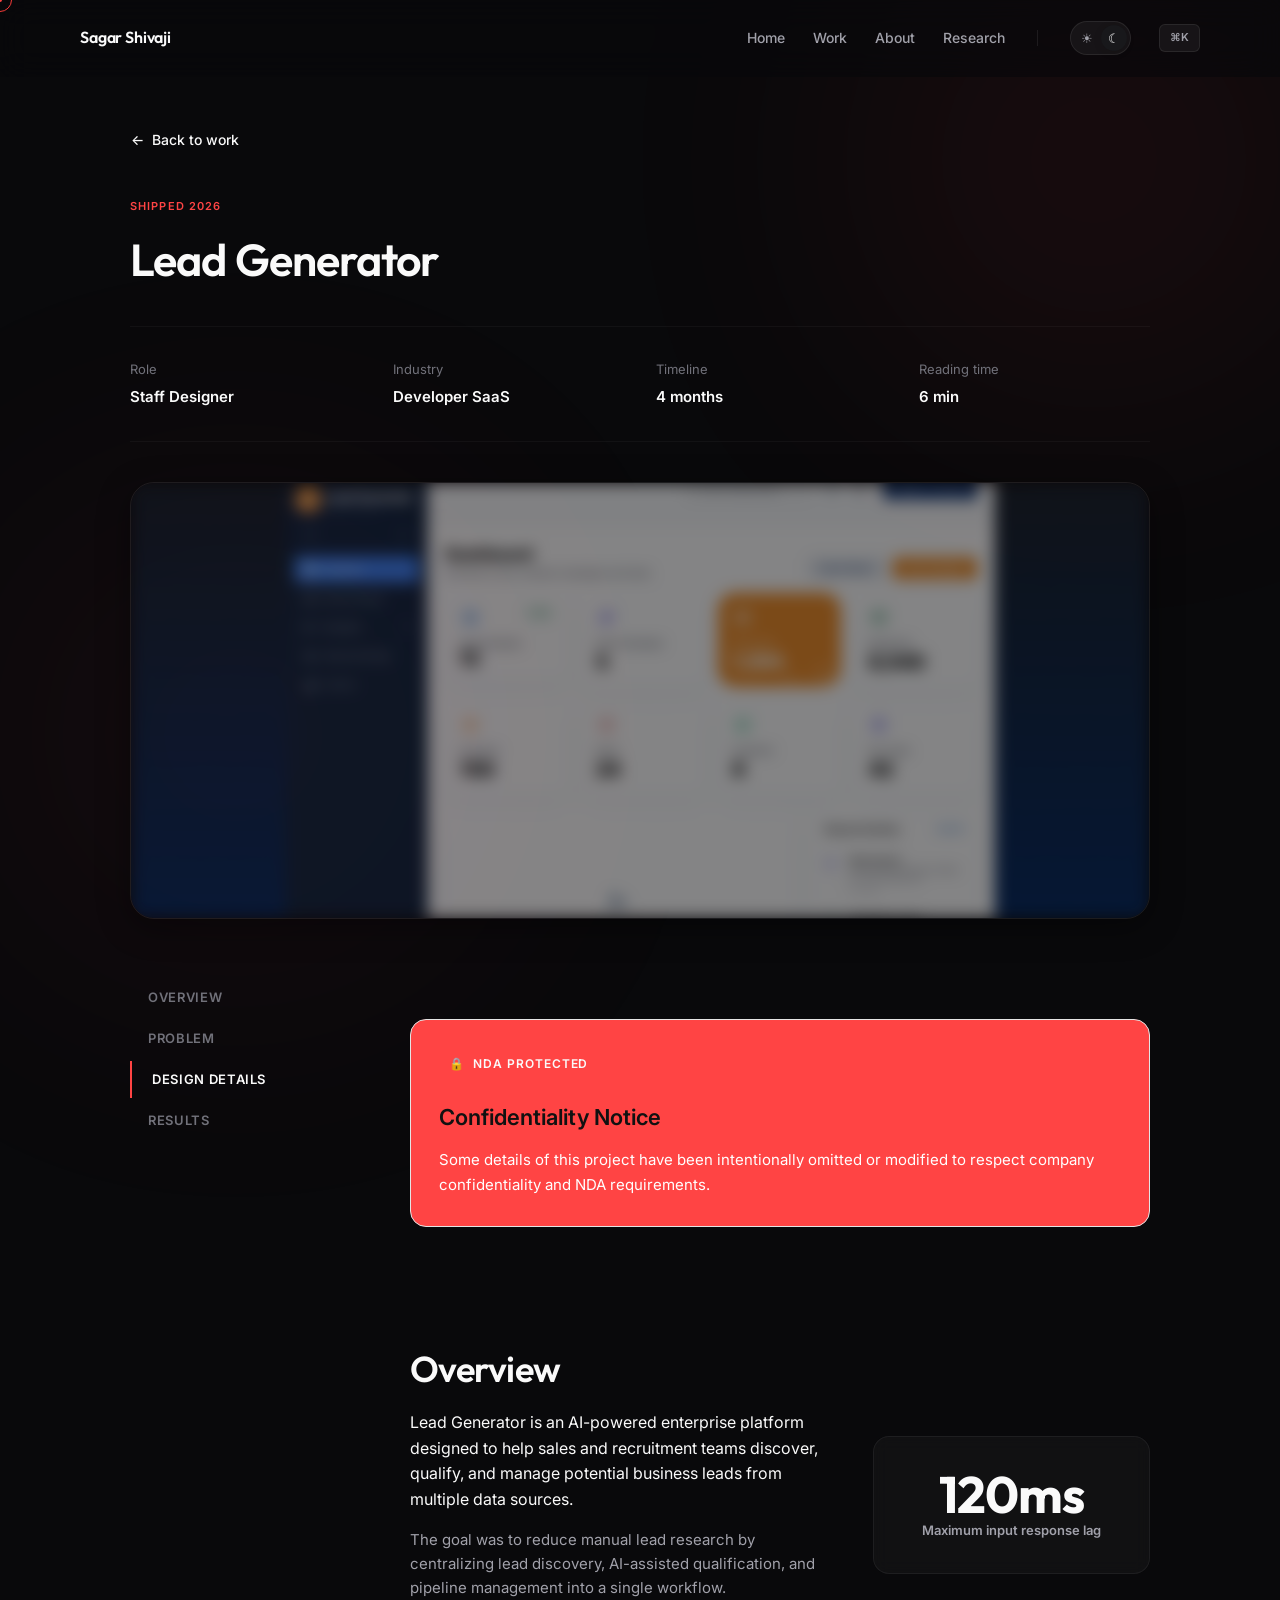
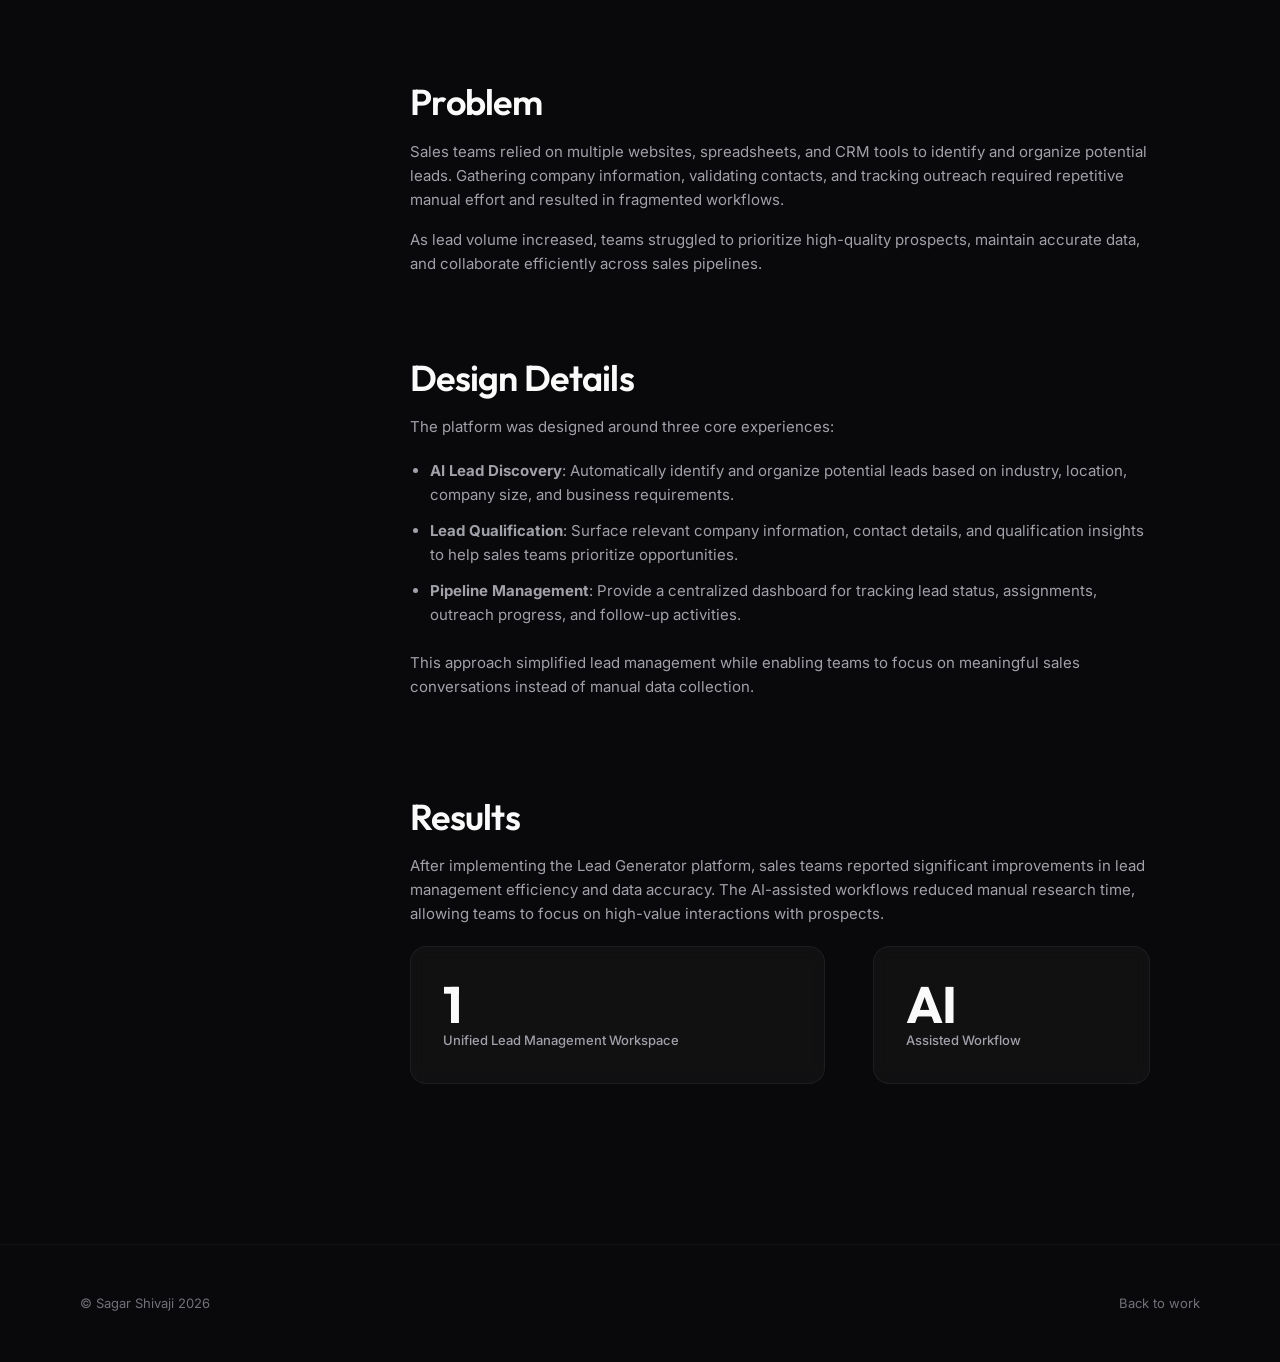
<file: work/lead-generator.html>
<!DOCTYPE html>
<html lang="en" data-theme="dark">
<head>
  <meta charset="UTF-8">
  <meta name="viewport" content="width=device-width, initial-scale=1.0, viewport-fit=cover">
  <title>Lead Generator Case Study</title>
  <link rel="preconnect" href="https://fonts.googleapis.com">
  <link rel="preconnect" href="https://fonts.gstatic.com" crossorigin>
  <link href="https://fonts.googleapis.com/css2?family=Outfit:wght@400;500;600;700&family=Inter:wght@400;500;600&display=swap" rel="stylesheet">
  <link rel="stylesheet" href="../style.css">
</head>
<body>
  <!-- Custom Glow Backgrounds -->
  <div class="glow-bg glow-bg-1"></div>
  <div class="glow-bg glow-bg-2"></div>

  <!-- Custom Cursor -->
  <div class="custom-cursor" id="customCursor"></div>
  <div class="custom-cursor-dot" id="customCursorDot"></div>

  <!-- Reading Progress Bar -->
  <div class="reading-progress" id="progressBar"></div>

  <!-- Mobile Menu Overlay & Menu -->
  <div class="mobile-menu-overlay" id="mobileMenuOverlay" onclick="closeMobileMenu()"></div>
  <div class="mobile-menu" id="mobileMenu">
    <a href="../index.html">Home</a>
    <a href="../work.html">Work</a>
    <a href="../about.html">About</a>
    <a href="../research.html">Research</a>
    <div class="mobile-theme-section">
      <span class="small font-medium">Theme</span>
      <div class="theme-toggle" id="themeToggleMobile" title="Toggle theme">
        <button class="theme-toggle-btn" data-theme="light" aria-label="Light mode">☀</button>
        <button class="theme-toggle-btn active" data-theme="dark" aria-label="Dark mode">☾</button>
      </div>
    </div>
  </div>

  <!-- Command Palette (⌘K) -->
  <div class="command-overlay" id="commandOverlay">
    <div class="command-panel">
      <div class="command-search-wrapper">
        <input type="text" class="command-search" placeholder="Search pages, case studies, research..." id="commandInput" autocomplete="off" autofocus>
        <div class="command-esc">ESC</div>
      </div>
      <div class="command-results" id="commandResults">
        <div class="command-group-title">Pages</div>
        <div class="command-item" data-action="../index.html">
          <span class="command-item-left">Home</span>
          <span class="command-shortcut">⌘H</span>
        </div>
        <div class="command-item" data-action="../work.html">
          <span class="command-item-left">Work</span>
          <span class="command-shortcut">⌘W</span>
        </div>
        <div class="command-item" data-action="../about.html">
          <span class="command-item-left">About</span>
          <span class="command-shortcut">⌘A</span>
        </div>
        <div class="command-item" data-action="../research.html">
          <span class="command-item-left"> Research</span>
          <span class="command-shortcut">⌘R</span>
        </div>

        <div class="command-group-title">Case Studies</div>
        <div class="command-item" data-action="../work/job-pulse.html">
          <span class="command-item-left">Job Pulse Alert Dashboard</span>
          <span class="command-shortcut">1</span>
        </div>
        <div class="command-item" data-action="../work/bench-sales.html">
          <span class="command-item-left">Bench Sales Platform</span>
          <span class="command-shortcut">2</span>
        </div>
        <div class="command-item" data-action="../work/lead-generator.html">
          <span class="command-item-left">Lead Generator</span>
          <span class="command-shortcut">3</span>
        </div>
        <div class="command-item" data-action="../work/laundry-app.html">
          <span class="command-item-left">Laundry App</span>
          <span class="command-shortcut">4</span>
        </div>
      </div>
    </div>
  </div>

  <!-- Desktop Navigation Bar -->
  <nav class="nav" id="navbar">
    <div class="nav-inner">
      <div class="nav-logo" onclick="window.location.href='../index.html'">
        
        <span class="logo-text">Sagar Shivaji</span>
      </div>
      <button class="mobile-menu-btn" onclick="toggleMobileMenu()" aria-label="Menu">
        <svg width="24" height="24" viewBox="0 0 24 24" fill="none" stroke="currentColor" stroke-width="2" stroke-linecap="round" stroke-linejoin="round">
          <line x1="3" y1="12" x2="21" y2="12"></line>
          <line x1="3" y1="6" x2="21" y2="6"></line>
          <line x1="3" y1="18" x2="21" y2="18"></line>
        </svg>
      </button>
      <div class="nav-links">
        <a href="../index.html">Home</a>
        <a href="../work.html">Work</a>
        <a href="../about.html">About</a>
        <a href="../research.html">Research</a>
        <div class="nav-divider"></div>
        <div class="theme-toggle" id="themeToggle" title="Toggle theme">
          <button class="theme-toggle-btn" data-theme="light" aria-label="Light mode">☀</button>
          <button class="theme-toggle-btn active" data-theme="dark" aria-label="Dark mode">☾</button>
        </div>
        <span class="command-badge" onclick="openCommand()" title="Open Command Palette (⌘K)">⌘K</span>
      </div>
    </div>
  </nav>

  <!-- CASE STUDY: LINEAR PALETTE -->
  <div class="page" id="page-project-2">
    <main class="project-container">
      <section class="page-section">
        <a href="../work.html" class="btn btn-ghost reveal" style="padding-left:0; margin-bottom:32px; font-weight: 500;">
          <span style="margin-right: 8px;">←</span> Back to work
        </a>
        
        <div class="reveal">
          <span class="caption accent-text font-semibold"> shipped 2026</span>
          <h1 class="heading-1 font-semibold" style="margin:16px 0; max-width:840px;">Lead Generator</h1>
        </div>
        
        <div class="project-info-bar reveal">
          <div class="project-info-item"><span class="small text-tertiary">Role</span><strong class="text-primary">Staff Designer</strong></div>
          <div class="project-info-item"><span class="small text-tertiary">Industry</span><strong class="text-primary">Developer SaaS</strong></div>
          <div class="project-info-item"><span class="small text-tertiary">Timeline</span><strong class="text-primary">4 months</strong></div>
          <div class="project-info-item"><span class="small text-tertiary">Reading time</span><strong class="text-primary">6 min</strong></div>
        </div>

        <div class="project-hero-image-wrapper reveal">
          <img src="../images/lead generator.png" alt="Linear command palette" class="project-hero-img" style="
    filter: blur(8px);
    opacity: 0.5;
  ">
        </div>

        <div class="project-layout">
          <nav class="sticky-nav">
            <a href="#overview2" class="active">Overview</a>
            <a href="#problem2">Problem</a>
            <a href="#design2">Design Details</a>
            <a href="#results2">Results</a>
          </nav>
          
          <div class="project-content-block">
             <section class="nda-notice">
  <div class="nda-label">
    <span class="nda-icon">🔒</span>
    <span>NDA Protected</span>
  </div>

  <h3>Confidentiality Notice</h3>

  <p>
    Some details of this project have been intentionally omitted or modified
    to respect company confidentiality and NDA requirements.
  </p>

</section>
            <div id="overview2" class="project-content-section reveal">
              <h2 class="heading-2 font-semibold" style="margin-bottom:16px;">Overview</h2>
              <div class="project-section-grid">
                <div class="project-summary-text">
                  <p class="body-large text-primary" style="margin-bottom: 16px;">Lead Generator is an AI-powered enterprise platform designed to help sales and recruitment teams discover, qualify, and manage potential business leads from multiple data sources.</p>
                  <p class="body-base text-secondary">The goal was to reduce manual lead research by centralizing lead discovery, AI-assisted qualification, and pipeline management into a single workflow.</p>
                </div>
                <div class="project-sidebar-stat">
                  <div class="insight-stat font-bold">120ms</div>
                  <p class="small text-secondary font-semibold">Maximum input response lag</p>
                </div>
              </div>
            </div>

            <div id="problem2" class="project-content-section reveal">
              <h2 class="heading-2 font-semibold" style="margin-bottom:16px;">Problem</h2>
              <p class="body-base text-secondary" style="margin-bottom:16px;">
                Sales teams relied on multiple websites, spreadsheets, and CRM tools to identify and organize potential leads. Gathering company information, validating contacts, and tracking outreach required repetitive manual effort and resulted in fragmented workflows.
              </p>
              <p class="body-base text-secondary">
                As lead volume increased, teams struggled to prioritize high-quality prospects, maintain accurate data, and collaborate efficiently across sales pipelines.
            </div>

            <div id="design2" class="project-content-section reveal">
              <h2 class="heading-2 font-semibold" style="margin-bottom:16px;">Design Details</h2>
              <p class="body-base text-secondary" style="margin-bottom:16px;">
                The platform was designed around three core experiences:
              </p>
              <ul class="project-list" style="margin-bottom: 24px;">
                <li><strong>AI Lead Discovery</strong>: Automatically identify and organize potential leads based on industry, location, company size, and business requirements.</li>
                <li><strong>Lead Qualification</strong>: Surface relevant company information, contact details, and qualification insights to help sales teams prioritize opportunities.</li>
                <li><strong>Pipeline Management</strong>: Provide a centralized dashboard for tracking lead status, assignments, outreach progress, and follow-up activities.</li>
              </ul>
              <p class="body-base text-secondary" style="margin-bottom:16px;">
                This approach simplified lead management while enabling teams to focus on meaningful sales conversations instead of manual data collection.
              </p>
            </div>

            <div id="results2" class="project-content-section reveal">
              <h2 class="heading-2 font-semibold" style="margin-bottom:16px;">Results</h2>
              <p class="body-base text-secondary" style="margin-bottom:16px;">
               After implementing the Lead Generator platform, sales teams reported significant improvements in lead management efficiency and data accuracy. The AI-assisted workflows reduced manual research time, allowing teams to focus on high-value interactions with prospects.
              </p>
              <div class="project-section-grid">
                <div class="metric-result-card">
                  <div class="insight-stat font-bold accent-text">1</div>
                  <p class="small text-secondary font-medium">Unified Lead Management Workspace</p>
                </div>
                <div class="metric-result-card">
                  <div class="insight-stat font-bold accent-text">AI</div>
                  <p class="small text-secondary font-medium">Assisted Workflow</p>
                </div>
              </div>
            </div>
          </div>
        </div>
      </section>
    </main>
    <footer class="footer">
      <div class="container footer-inner">
        <span class="small text-tertiary">© Sagar Shivaji 2026</span>
        <div class="footer-links">
          <a href="../work.html" class="small text-tertiary footer-link">Back to work</a>
        </div>
      </div>
    </footer>
  </div>

  <script src="../script.js"></script>
  <!-- Google tag (gtag.js) -->
<script async src="https://www.googletagmanager.com/gtag/js?id=G-1BDRFHDY8E"></script>
<script>
  window.dataLayer = window.dataLayer || [];
  function gtag(){dataLayer.push(arguments);}
  gtag('js', new Date());

  gtag('config', 'G-1BDRFHDY8E');
</script>
</body>
</html>
</file>
<file: style.css>
:root {
  /* Dark Theme Variables (Default) */
  --bg-primary: #09090b;
  --bg-secondary: #0c0c0e;
  --bg-surface: #18181b;
  --border: rgba(255, 255, 255, 0.08);
  --divider: rgba(255, 255, 255, 0.04);
  --text-primary: #fafafa;
  --text-secondary: #a1a1aa;
  --text-tertiary: #71717a;
  --accent: #FF4444;
  --accent-rgb: 255, 68, 68;
  --progress: #FF6262;
  --nav-bg: rgba(9, 9, 11, 0.65);
  --nav-bg-scrolled: rgba(9, 9, 11, 0.85);
  --card-bg: rgba(24, 24, 27, 0.55);
  --card-border: rgba(255, 255, 255, 0.06);
  --card-hover-border: rgba(255, 255, 255, 0.15);
  --card-hover-shadow: rgba(0, 0, 0, 0.3);
  --command-badge-bg: rgba(255, 255, 255, 0.05);
  --command-badge-text: #a1a1aa;
  --command-panel-bg: #18181b;
  --command-hover: rgba(255, 255, 255, 0.04);
  --command-shortcut-bg: rgba(255, 255, 255, 0.08);
  --overlay-bg: rgba(0, 0, 0, 0.7);
  --workflow-hover: rgba(255, 255, 255, 0.02);
  --step-icon-bg: rgba(255, 255, 255, 0.05);
  --step-icon-hover: rgba(255, 255, 255, 0.1);
  --btn-primary-bg: #fafafa;
  --btn-primary-text: #09090b;
  --btn-primary-hover: #e4e4e7;
  --btn-secondary-border: rgba(255, 255, 255, 0.12);
  --btn-secondary-hover: rgba(255, 255, 255, 0.04);
  --btn-ghost-hover: rgba(255, 255, 255, 0.04);
  --status-dot: #10b981;
  --ai-card-bg: rgba(39, 39, 42, 0.8);
  --ai-card-shadow: 0 8px 32px rgba(0, 0, 0, 0.4);
  --mobile-menu-bg: #0c0c0e;
  --transition-speed: 0.35s;
  --font-display: 'Outfit', sans-serif;
  --font-body: 'Inter', sans-serif;
}

[data-theme="light"] {
  /* Light Theme Variables */
  --bg-primary: #fafafa;
  --bg-secondary: #f4f4f5;
  --bg-surface: #ffffff;
  --border: rgba(9, 9, 11, 0.08);
  --divider: rgba(9, 9, 11, 0.04);
  --text-primary: #09090b;
  --text-secondary: #52525b;
  --text-tertiary: #a1a1aa;
  --accent: #FF4444;
  --accent-rgb: 255, 68, 68;
  --progress: #FF6262;
  --nav-bg: rgba(250, 250, 250, 0.65);
  --nav-bg-scrolled: rgba(250, 250, 250, 0.85);
  --card-bg: rgba(255, 255, 255, 0.65);
  --card-border: rgba(9, 9, 11, 0.06);
  --card-hover-border: rgba(9, 9, 11, 0.15);
  --card-hover-shadow: rgba(0, 0, 0, 0.04);
  --command-badge-bg: rgba(9, 9, 11, 0.05);
  --command-badge-text: #52525b;
  --command-panel-bg: #ffffff;
  --command-hover: rgba(9, 9, 11, 0.04);
  --command-shortcut-bg: rgba(9, 9, 11, 0.08);
  --overlay-bg: rgba(0, 0, 0, 0.4);
  --workflow-hover: rgba(9, 9, 11, 0.02);
  --step-icon-bg: rgba(9, 9, 11, 0.05);
  --step-icon-hover: rgba(9, 9, 11, 0.1);
  --btn-primary-bg: #09090b;
  --btn-primary-text: #fafafa;
  --btn-primary-hover: #27272a;
  --btn-secondary-border: rgba(9, 9, 11, 0.12);
  --btn-secondary-hover: rgba(9, 9, 11, 0.04);
  --btn-ghost-hover: rgba(9, 9, 11, 0.04);
  --status-dot: #059669;
  --ai-card-bg: rgba(255, 255, 255, 0.9);
  --ai-card-shadow: 0 8px 32px rgba(0, 0, 0, 0.06);
  --mobile-menu-bg: #fafafa;
}

* {
  margin: 0;
  padding: 0;
  box-sizing: border-box;
}

html {
  scroll-behavior: smooth;
  scrollbar-width: thin;
  scrollbar-color: var(--border) transparent;
}

body {
  background: var(--bg-primary);
  font-family: var(--font-body);
  color: var(--text-primary);
  line-height: 1.6;
  -webkit-font-smoothing: antialiased;
  -moz-osx-font-smoothing: grayscale;
  transition: background var(--transition-speed) ease, color var(--transition-speed) ease;
  overflow-x: hidden;
}

/* Custom Glow Orbs in Background */
.glow-bg {
  position: fixed;
  border-radius: 50%;
  filter: blur(140px);
  z-index: -10;
  opacity: 0.18;
  pointer-events: none;
  transition: all 1s ease;
}
.glow-bg-1 {
  top: -10%;
  right: -5%;
  width: 500px;
  height: 500px;
  background: radial-gradient(circle, var(--accent) 0%, transparent 80%);
}
.glow-bg-2 {
  bottom: -15%;
  left: -5%;
  width: 600px;
  height: 600px;
  background: radial-gradient(circle, rgba(244, 63, 94, 0.6) 0%, transparent 80%);
}

/* Custom Cursor styling */
.custom-cursor {
  width: 24px;
  height: 24px;
  border: 1px solid var(--accent);
  border-radius: 50%;
  position: fixed;
  transform: translate(-50%, -50%);
  pointer-events: none;
  z-index: 10000;
  transition: width 0.2s, height 0.2s, background-color 0.2s, border-color 0.2s;
  mix-blend-mode: difference;
}
.custom-cursor-dot {
  width: 4px;
  height: 4px;
  background-color: var(--accent);
  border-radius: 50%;
  position: fixed;
  transform: translate(-50%, -50%);
  pointer-events: none;
  z-index: 10001;
}
.custom-cursor.hover {
  width: 40px;
  height: 40px;
  background-color: rgba(var(--accent-rgb), 0.15);
  border-color: rgba(var(--accent-rgb), 0.8);
}

/* Reading Progress Bar */
.reading-progress {
  position: fixed;
  top: 0;
  left: 0;
  height: 3px;
  background: linear-gradient(90deg, var(--accent), var(--progress));
  z-index: 999;
  width: 0%;
  transition: width 80ms linear;
  box-shadow: 0 1px 10px rgba(var(--accent-rgb), 0.4);
}

/* Typography Helpers */
.display-xl {
  font-family: var(--font-display);
  font-size: clamp(36px, 5vw, 68px);
  font-weight: 700;
  line-height: 1.1;
  letter-spacing: -0.03em;
  color: var(--text-primary);
}
.display-lg {
  font-family: var(--font-display);
  font-size: clamp(32px, 4vw, 56px);
  line-height: 1.1;
  letter-spacing: -0.02em;
}
.heading-1 {
  font-family: var(--font-display);
  font-size: clamp(28px, 3.5vw, 48px);
  line-height: 1.15;
  letter-spacing: -0.02em;
}
.heading-2 {
  font-family: var(--font-display);
  font-size: clamp(24px, 3vw, 36px);
  line-height: 1.2;
  letter-spacing: -0.02em;
}
.heading-3 {
  font-family: var(--font-display);
  font-size: clamp(20px, 2.5vw, 28px);
  line-height: 1.3;
  letter-spacing: -0.01em;
}
.body-large {
  font-size: clamp(16px, 1.2vw, 18px);
  color: var(--text-secondary);
  font-weight: 400;
  line-height: 1.6;
}
.body-base {
  font-size: 15px;
  color: var(--text-secondary);
  font-weight: 400;
  line-height: 1.6;
}
.small {
  font-size: 13px;
  color: var(--text-tertiary);
}
.caption {
  font-size: 11px;
  font-weight: 600;
  text-transform: uppercase;
  letter-spacing: 0.1em;
}
.accent-text {
  color: var(--accent);
}
.text-primary {
  color: var(--text-primary) !important;
}
.text-secondary {
  color: var(--text-secondary) !important;
}
.text-tertiary {
  color: var(--text-tertiary) !important;
}
.font-semibold { font-weight: 600; }
.font-bold { font-weight: 700; }
.font-medium { font-weight: 500; }

/* Desktop Navigation Bar */
.nav {
  position: fixed;
  top: 0;
  left: 0;
  width: 100%;
  z-index: 100;
  backdrop-filter: blur(16px);
  background: var(--nav-bg);
  border-bottom: 1px solid transparent;
  transition: all 0.3s cubic-bezier(0.4, 0, 0.2, 1);
}
.nav.scrolled {
  background: var(--nav-bg-scrolled);
  border-bottom: 1px solid var(--border);
  box-shadow: 0 4px 30px rgba(0, 0, 0, 0.03);
}
.nav-inner {
  display: flex;
  align-items: center;
  justify-content: space-between;
  height: 76px;
  max-width: 1200px;
  margin: 0 auto;
  padding: 0 40px;
}
.nav-logo {
  display: flex;
  align-items: center;
  gap: 10px;
  cursor: pointer;
}
.logo-mark {
  background: linear-gradient(135deg, var(--accent), var(--progress));
  color: #fff;
  width: 32px;
  height: 32px;
  border-radius: 8px;
  display: flex;
  align-items: center;
  justify-content: center;
  font-weight: 700;
  font-size: 16px;
  font-family: var(--font-display);
}
.logo-text {
  font-weight: 600;
  font-size: 16px;
  letter-spacing: -0.01em;
  font-family: var(--font-display);
}
.nav-links {
  display: flex;
  align-items: center;
  gap: 28px;
}
.nav-links a {
  text-decoration: none;
  color: var(--text-secondary);
  font-weight: 500;
  font-size: 14px;
  transition: color 0.2s ease, opacity 0.2s ease;
  position: relative;
}
.nav-links a::after {
  content: '';
  position: absolute;
  bottom: -6px;
  left: 0;
  width: 0;
  height: 1.5px;
  background: var(--accent);
  transition: width 0.25s cubic-bezier(0.4, 0, 0.2, 1);
}
.nav-links a:hover::after,
.nav-links a.active::after {
  width: 100%;
}
.nav-links a:hover,
.nav-links a.active {
  color: var(--text-primary);
}
.nav-divider {
  width: 1px;
  height: 16px;
  background: var(--border);
  margin: 0 4px;
}

/* Theme Toggle Button */
.theme-toggle {
  background: var(--step-icon-bg);
  border: 1px solid var(--border);
  border-radius: 20px;
  padding: 3px;
  display: flex;
  gap: 1px;
  cursor: pointer;
  transition: all 0.25s ease;
}
.theme-toggle:hover {
  border-color: var(--card-hover-border);
}
.theme-toggle-btn {
  width: 26px;
  height: 26px;
  border-radius: 50%;
  display: flex;
  align-items: center;
  justify-content: center;
  border: none;
  background: transparent;
  cursor: pointer;
  color: var(--text-tertiary);
  transition: all 0.2s ease;
  font-size: 13px;
}
.theme-toggle-btn.active {
  background: var(--bg-surface);
  color: var(--text-primary);
  box-shadow: 0 2px 8px rgba(0, 0, 0, 0.1);
}

/* Command Badge Link */
.command-badge {
  background: var(--command-badge-bg);
  border: 1px solid var(--border);
  color: var(--command-badge-text);
  padding: 4px 10px;
  border-radius: 6px;
  font-size: 11px;
  font-weight: 600;
  cursor: pointer;
  font-family: var(--font-body);
  transition: all 0.25s ease;
}
.command-badge:hover {
  background: var(--border);
  border-color: var(--card-hover-border);
  color: var(--text-primary);
  transform: translateY(-1px);
}

/* Mobile Nav Menu Button & Dropdown */
.mobile-menu-btn {
  display: none;
  background: none;
  border: none;
  color: var(--text-primary);
  cursor: pointer;
  padding: 4px;
}
.mobile-menu-overlay {
  display: none;
  position: fixed;
  inset: 0;
  background: var(--overlay-bg);
  z-index: 1000;
  backdrop-filter: blur(8px);
  animation: fadeIn 0.3s ease;
}
.mobile-menu {
  display: none;
  position: fixed;
  top: 76px;
  left: 0;
  right: 0;
  background: var(--mobile-menu-bg);
  border-bottom: 1px solid var(--border);
  z-index: 1001;
  padding: 24px;
  flex-direction: column;
  gap: 8px;
  box-shadow: 0 10px 30px rgba(0,0,0,0.15);
  animation: slideDown 0.3s cubic-bezier(0.4, 0, 0.2, 1);
}
.mobile-menu a {
  padding: 12px 16px;
  text-decoration: none;
  color: var(--text-secondary);
  font-weight: 600;
  font-size: 16px;
  border-radius: 8px;
  transition: all 0.2s;
}
.mobile-menu a:hover,
.mobile-menu a.active {
  background: var(--btn-ghost-hover);
  color: var(--text-primary);
  padding-left: 20px;
}
.mobile-theme-section {
  display: flex;
  justify-content: space-between;
  align-items: center;
  padding: 12px 16px;
  border-top: 1px solid var(--divider);
  margin-top: 8px;
}
.mobile-menu.active {
  display: flex;
}

.mobile-menu-overlay.active {
  display: block;
}
/* Button primitive style */
.btn {
  display: inline-flex;
  align-items: center;
  justify-content: center;
  border-radius: 8px;
  font-weight: 500;
  text-decoration: none;
  font-size: 14px;
  transition: all 0.2s cubic-bezier(0.4, 0, 0.2, 1);
  cursor: pointer;
  border: 1px solid transparent;
}
.btn-primary {
  background: var(--btn-primary-bg);
  color: var(--btn-primary-text);
}
.btn-primary:hover {
  background: var(--btn-primary-hover);
  transform: translateY(-2px);
  box-shadow: 0 4px 20px rgba(var(--accent-rgb), 0.1);
}
.btn-secondary {
  background: transparent;
  color: var(--text-primary);
  border: 1px solid var(--btn-secondary-border);
}
.btn-secondary:hover {
  background: var(--btn-secondary-hover);
  border-color: var(--card-hover-border);
  transform: translateY(-2px);
}
.btn-ghost {
  background: transparent;
  color: var(--text-primary);
  padding: 8px 16px;
}
.btn-ghost:hover {
  background: var(--btn-ghost-hover);
  border-radius: 8px;
}
.btn-large {
  height: 48px;
  padding: 0 24px;
  font-size: 15px;
}

/* Containers and Layout Grids */
.container {
  max-width: 1200px;
  margin: 0 auto;
  padding: 0 40px;
}
.reading-width {
  max-width: 680px;
  margin: 0 auto;
}
.project-container {
  max-width: 1100px;
  margin: 0 auto;
  padding: 0 40px;
}

/* Hero Section */
.hero-section {
  padding: 180px 0 100px;
}
.hero-grid {
  display: grid;
  grid-template-columns: 1fr 340px;
  gap: 80px;
  align-items: center;
}
.availability {
  display: inline-flex;
  align-items: center;
  gap: 8px;
  background: var(--card-bg);
  border: 1px solid var(--border);
  padding: 6px 12px;
  border-radius: 20px;
  margin-bottom: 28px;
}
.status-dot {
  width: 7px;
  height: 7px;
  border-radius: 50%;
  background: var(--status-dot);
  box-shadow: 0 0 10px var(--status-dot);
  animation: pulse 2.2s infinite;
}
.bullet-divider {
  color: var(--text-tertiary);
  font-size: 12px;
}
.portrait-container {
  position: relative;
  width: 100%;
}
.portrait-glow {
  position: absolute;
  inset: -12px;
  background: linear-gradient(135deg, var(--accent), var(--progress));
  border-radius: 28px;
  filter: blur(20px);
  opacity: 0.15;
  z-index: 1;
}
.portrait {
  width: 100%;
  aspect-ratio: 3/4;
  background: var(--bg-surface);
  border: 1px solid var(--border);
  border-radius: 24px;
  overflow: hidden;
  position: relative;
  z-index: 2;
  box-shadow: var(--ai-card-shadow);
}
.portrait img {
  width: 100%;
  height: 100%;
  object-fit: contain;
  display: block;
}

/* Dividers */
.section-divider {
  width: 100%;
  height: 1px;
  background: var(--divider);
  margin: 60px 0;
}
.divider {
  width: 100%;
  height: 1px;
  background: var(--divider);
  margin: 48px 0;
}

/* Cards & Selected Work Elements */
.case-card {
  display: grid;
  grid-template-columns: 1.1fr 0.9fr;
  gap: 40px;
  background: var(--card-bg);
  border: 1px solid var(--card-border);
  border-radius: 24px;
  padding: 44px;
  margin-bottom: 40px;
  align-items: center;
  cursor: pointer;
  backdrop-filter: blur(12px);
  transition: all 0.4s cubic-bezier(0.25, 0.46, 0.45, 0.94);
  box-shadow: 0 1px 3px rgba(0, 0, 0, 0.02);
}
.case-card:hover {
  border-color: var(--card-hover-border);
  transform: translateY(-4px);
  box-shadow: 0 12px 30px var(--card-hover-shadow);
}
.case-meta {
  display: flex;
  gap: 10px;
  flex-wrap: wrap;
  margin: 20px 0 24px;
}
.meta-tag {
  font-size: 12px;
  font-weight: 500;
  color: var(--text-secondary);
  background: var(--step-icon-bg);
  border: 1px solid var(--border);
  padding: 4px 10px;
  border-radius: 6px;
}
.card-cta {
  display: inline-flex;
  align-items: center;
  gap: 6px;
  font-weight: 600;
  font-size: 14px;
  color: var(--text-primary);
  text-decoration: none;
  transition: gap 0.2s ease, color 0.2s ease;
}
.card-cta .arrow {
  transition: transform 0.2s ease;
  font-size: 16px;
}
.case-card:hover .card-cta {
  color: var(--accent);
}
.case-card:hover .card-cta .arrow {
  transform: translateX(4px);
}
.case-image-wrapper {
  border-radius: 16px;
  overflow: hidden;
  border: 1px solid var(--border);
  aspect-ratio: 4/3;
  width: 100%;
}
.case-image {
  width: 100%;
  height: 100%;
  background: var(--bg-surface);
  transition: transform 0.6s cubic-bezier(0.25, 0.46, 0.45, 0.94);
}
.case-image img {
  width: 100%;
  height: 100%;
  object-fit: cover;
  display: block;
}
.case-card:hover .case-image {
  transform: scale(1.03);
}

/* Philosophy Section Grids */
.philosophy-grid {
  display: grid;
  grid-template-columns: 1.2fr 0.8fr;
  gap: 80px;
  align-items: center;
}
.metrics-container {
  display: flex;
  flex-direction: column;
  gap: 20px;
}
.metric-card {
  background: var(--card-bg);
  border: 1px solid var(--card-border);
  border-radius: 16px;
  padding: 24px 32px;
  backdrop-filter: blur(8px);
}
.metric-value-row {
  display: flex;
  align-items: baseline;
  margin-bottom: 4px;
}
.insight-stat {
  font-family: var(--font-display);
  font-size: clamp(38px, 4vw, 52px);
  line-height: 1;
  color: var(--text-primary);
  letter-spacing: -0.02em;
}

/* AI Design Workflow Steps */
.ai-workflow-container {
  background: var(--card-bg);
  border: 1px solid var(--card-border);
  border-radius: 24px;
  padding: 16px;
  backdrop-filter: blur(12px);
}
.workflow-step {
  display: flex;
  gap: 20px;
  align-items: center;
  padding: 18px 24px;
  border-radius: 12px;
  transition: all 0.3s cubic-bezier(0.25, 0.46, 0.45, 0.94);
  cursor: pointer;
  border: 1px solid transparent;
}
.workflow-step:hover {
  background: var(--workflow-hover);
  border-color: var(--border);
}
.step-icon {
  width: 36px;
  height: 36px;
  background: var(--step-icon-bg);
  border: 1px solid var(--border);
  border-radius: 10px;
  display: flex;
  align-items: center;
  justify-content: center;
  font-weight: 600;
  font-size: 14px;
  font-family: var(--font-display);
  color: var(--text-primary);
  flex-shrink: 0;
  transition: all 0.3s ease;
}
.workflow-step:hover .step-icon {
  background: var(--accent);
  color: #fff;
  border-color: var(--accent);
  box-shadow: 0 0 15px rgba(var(--accent-rgb), 0.4);
}
.step-content {
  flex: 1;
}
.step-content strong {
  display: block;
  font-size: 15px;
  color: var(--text-primary);
  font-weight: 600;
  margin-bottom: 2px;
}

/* AI Details Expanding Card */
.ai-detail-card {
  background: var(--ai-card-bg);
  border: 1px solid var(--border);

  border-radius: 16px;
  padding: 28px;
  margin: 10px 24px 20px;
  display: none;
  opacity: 0;
  transform: translateY(-8px);
  transition: all 0.4s cubic-bezier(0.25, 0.46, 0.45, 0.94);
  box-shadow: var(--ai-card-shadow);
}
.ai-detail-card.active {
  display: block;
  opacity: 1;
  transform: translateY(0);
}
.ai-detail-icon {
  font-size: 28px;
  margin-bottom: 12px;
}
.ai-detail-card h4 {
  font-size: 18px;
  font-weight: 600;
  margin-bottom: 8px;
  font-family: var(--font-display);
}
.ai-detail-card p {
  font-size: 14px;
  color: var(--text-secondary);
  line-height: 1.6;
  margin-bottom: 16px;
}
.ai-detail-meta {
  display: flex;
  gap: 20px;
  font-size: 12px;
  color: var(--text-tertiary);
  flex-wrap: wrap;
}
.ai-progress-dots {
  display: flex;
  gap: 6px;
  margin-top: 18px;
}
.ai-progress-dot {
  width: 6px;
  height: 6px;
  border-radius: 50%;
  background: var(--border);
}
.ai-progress-dot.filled {
  background: var(--accent);
  width: 24px;
  border-radius: 3px;
}

/* General Page Section Styling */
.page-section {
  padding: 120px 0 60px;
}

/* About Page Specific Items */
.capabilities-grid {
  grid-template-columns: 1fr 1fr;
  gap: 16px;
}
.capability-item {
  font-size: 14px;
  color: var(--text-primary);
  font-weight: 500;
  display: flex;
  align-items: center;
  gap: 8px;
}
.capability-item .bullet {
  color: var(--accent);
  font-size: 12px;
}
.timeline-item {
  border-left: 2px solid var(--border);
  padding-left: 24px;
  position: relative;
}
.timeline-item::before {
  content: '';
  position: absolute;
  left: -5.5px;
  top: 6px;
  width: 9px;
  height: 9px;
  border-radius: 50%;
  background: var(--accent);
  box-shadow: 0 0 8px var(--accent);
}
.timeline-header {
  display: flex;
  justify-content: space-between;
  align-items: baseline;
  flex-wrap: wrap;
  gap: 8px;
}
.timeline-date {
  color: var(--text-tertiary);
}

/* Research Page Specific Items */
.research-card {
  background: var(--card-bg);
  border: 1px solid var(--card-border);
  border-radius: 20px;
  padding: 36px;
  margin-bottom: 24px;
  backdrop-filter: blur(8px);
  transition: all 0.3s ease;
}
.research-card:hover {
  border-color: var(--card-hover-border);
  transform: translateX(6px);
}
.research-stats-grid {
  display: grid;
  grid-template-columns: 1fr 1fr;
  gap: 24px;
}
.research-stat-card {
  background: var(--card-bg);
  border: 1px solid var(--card-border);
  border-radius: 16px;
  padding: 24px;
  backdrop-filter: blur(8px);
}

/* Scroll reveal helper class */
.reveal {
  opacity: 0;
  transform: translateY(28px);
  transition: opacity 0.8s cubic-bezier(0.16, 1, 0.3, 1), transform 0.8s cubic-bezier(0.16, 1, 0.3, 1);
}
.reveal.visible {
  opacity: 1;
  transform: translateY(0);
}

/* Case Study details pages layouts */
.project-hero-image-wrapper {
  width: 100%;
  aspect-ratio: 21/9;
  border-radius: 24px;
  overflow: hidden;
  border: 1px solid var(--border);
  margin: 40px 0 60px;
  box-shadow: var(--ai-card-shadow);
}
.project-hero-img {
  width: 100%;
  height: 100%;
  object-fit: cover;
  display: block;
}
.project-info-bar {
  display: grid;
  grid-template-columns: repeat(auto-fit, minmax(180px, 1fr));
  gap: 32px;
  padding: 32px 0;
  border-top: 1px solid var(--divider);
  border-bottom: 1px solid var(--divider);
  margin: 40px 0;
}
.project-info-item {
  display: flex;
  flex-direction: column;
  gap: 6px;
}
.project-info-item strong {
  font-size: 15px;
  font-weight: 600;
}
.project-layout {
  display: grid;
  grid-template-columns: 200px 1fr;
  gap: 80px;
  align-items: start;
}
.sticky-nav {
  position: sticky;
  top: 110px;
  display: flex;
  flex-direction: column;
  gap: 4px;
}
.sticky-nav a {
  display: block;
  padding: 8px 16px;
  color: var(--text-tertiary);
  text-decoration: none;
  font-size: 13px;
  font-weight: 600;
  border-left: 2px solid transparent;
  transition: all 0.25s ease;
  text-transform: uppercase;
  letter-spacing: 0.05em;
}
.sticky-nav a:hover,
.sticky-nav a.active {
  color: var(--text-primary);
  border-left-color: var(--accent);
  padding-left: 20px;
}
.project-content-block {
  display: flex;
  flex-direction: column;
  gap: 80px;
}
.project-content-section {
  scroll-margin-top: 120px;
}
.project-section-grid {
  display: grid;
  grid-template-columns: 1.2fr 0.8fr;
  gap: 48px;
  align-items: center;
  margin-top: 20px;
}
.project-list {
  padding-left: 20px;
  margin: 20px 0;
  color: var(--text-secondary);
}
.project-list li {
  margin-bottom: 12px;
  font-size: 15px;
}
.project-sidebar-stat {
  background: var(--card-bg);
  border: 1px solid var(--card-border);
  border-radius: 16px;
  padding: 32px;
  text-align: center;
  backdrop-filter: blur(8px);
}
.metric-result-card {
  background: var(--card-bg);
  border: 1px solid var(--card-border);
  border-radius: 16px;
  padding: 32px;
  backdrop-filter: blur(8px);
}

/* Command Palette overlay details */
.command-overlay {
  position: fixed;
  inset: 0;
  background: var(--overlay-bg);
  z-index: 10000;
  display: none;
  align-items: flex-start;
  justify-content: center;
  padding-top: 140px;
  backdrop-filter: blur(10px);
  animation: fadeIn 0.2s ease;
}
.command-overlay.active {
  display: flex;
}
.command-panel {
  background: var(--command-panel-bg);
  border-radius: 20px;
  border: 1px solid var(--border);
  width: 580px;
  max-width: 90vw;
  overflow: hidden;
  box-shadow: 0 20px 50px rgba(0, 0, 0, 0.4);
  animation: scaleUp 0.25s cubic-bezier(0.16, 1, 0.3, 1);
}
.command-search-wrapper {
  position: relative;
  display: flex;
  align-items: center;
}
.command-search {
  width: 100%;
  padding: 22px 28px;
  border: none;
  font-size: 16px;
  font-family: var(--font-body);
  border-bottom: 1px solid var(--divider);
  outline: none;
  background: transparent;
  color: var(--text-primary);
}
.command-search::placeholder {
  color: var(--text-tertiary);
}
.command-esc {
  position: absolute;
  right: 28px;
  font-size: 10px;
  font-weight: 700;
  background: var(--command-shortcut-bg);
  color: var(--text-tertiary);
  padding: 4px 8px;
  border-radius: 4px;
  border: 1px solid var(--border);
}
.command-results {
  max-height: 380px;
  overflow-y: auto;
  padding: 12px;
}
.command-group-title {
  font-size: 11px;
  font-weight: 600;
  color: var(--text-tertiary);
  padding: 8px 16px 4px;
  text-transform: uppercase;
  letter-spacing: 0.05em;
}
.command-item {
  padding: 12px 16px;
  border-radius: 8px;
  cursor: pointer;
  display: flex;
  align-items: center;
  justify-content: space-between;
  color: var(--text-secondary);
  transition: all 0.15s ease;
  font-size: 14px;
  font-weight: 500;
}
.command-item:hover,
.command-item.active {
  background: var(--command-hover);
  color: var(--text-primary);
  padding-left: 20px;
}
.command-shortcut {
  font-size: 11px;
  font-weight: 600;
  color: var(--text-tertiary);
  background: var(--command-shortcut-bg);
  padding: 3px 6px;
  border-radius: 4px;
  border: 1px solid var(--border);
}

/* Footer layout */
.footer {
  border-top: 1px solid var(--divider);
  padding: 48px 0;
  margin-top: 100px;
}
.footer-inner {
  display: flex;
  justify-content: space-between;
  align-items: center;
  flex-wrap: wrap;
  gap: 16px;
}
.footer-links {
  display: flex;
  gap: 32px;
}
.footer-link {
  text-decoration: none;
  transition: color 0.2s ease;
}
.footer-link:hover {
  color: var(--text-primary);
}

/* Page fade-in transition on load */
.page {
  display: block;
  animation: pageFadeIn 0.4s cubic-bezier(0.16, 1, 0.3, 1);
}

/* Animation Keyframes */
@keyframes fadeIn {
  from { opacity: 0; }
  to { opacity: 1; }
}
@keyframes pageFadeIn {
  from { opacity: 0; transform: translateY(10px); }
  to { opacity: 1; transform: translateY(0); }
}
@keyframes slideDown {
  from { opacity: 0; transform: translateY(-16px); }
  to { opacity: 1; transform: translateY(0); }
}
@keyframes scaleUp {
  from { opacity: 0; transform: scale(0.97) translateY(8px); }
  to { opacity: 1; transform: scale(1) translateY(0); }
}
@keyframes pulse {
  0% { transform: scale(0.9); opacity: 0.55; }
  50% { transform: scale(1.1); opacity: 1; }
  100% { transform: scale(0.9); opacity: 0.55; }
}

/* Responsive Media Queries */
@media (max-width: 1024px) {
  .container,
  .nav-inner,
  .project-container {
    padding: 0 28px;
  }
  .hero-grid {
    grid-template-columns: 1fr;
    gap: 48px;
    text-align: center;
  }
  .hero-intro {
    display: flex;
    flex-direction: column;
    align-items: center;
  }
  .portrait-container {
    max-width: 320px;
    margin: 0 auto;
  }
  .case-card {
    grid-template-columns: 1fr;
    gap: 28px;
    padding: 32px;
  }
  .philosophy-grid {
    grid-template-columns: 1fr;
    gap: 40px;
  }
  .project-layout {
    grid-template-columns: 1fr;
    gap: 32px;
  }
  .sticky-nav {
    position: static;
    flex-direction: row;
    gap: 16px;
    overflow-x: auto;
    padding-bottom: 8px;
    border-bottom: 1px solid var(--border);
  }
  .sticky-nav a {
    border-left: none;
    border-bottom: 2px solid transparent;
    padding: 8px 12px;
    white-space: nowrap;
  }
  .sticky-nav a:hover,
  .sticky-nav a.active {
    border-left-color: transparent;
    border-bottom-color: var(--accent);
    padding-left: 12px;
  }
  .project-section-grid {
    grid-template-columns: 1fr;
    gap: 28px;
  }
  .project-sidebar-stat {
    max-width: 320px;
  }
}

@media (max-width: 768px) {
  .nav-links {
    display: none;
  }
  .mobile-menu-btn {
    display: block;
  }
  .hero-section {
    padding: 130px 0 60px;
  }
  .page-section {
    padding: 80px 0 40px;
  }
  .capabilities-grid {
    grid-template-columns: 1fr;
  }
  .timeline-header {
    flex-direction: column;
    gap: 2px;
  }
  .research-stats-grid {
    grid-template-columns: 1fr;
    gap: 16px;
  }
  .footer {
    padding: 36px 0;
    margin-top: 60px;
  }
  .footer-inner {
    flex-direction: column;
    align-items: center;
    text-align: center;
  }
  .footer-links {
    gap: 20px;
  }
  .ai-detail-card {
    margin: 8px 0 16px;
    padding: 20px;
  }
}

@media (max-width: 390px) {
  .container,
  .nav-inner,
  .project-container {
    padding: 18px 18px;
  }
  .display-xl {
    font-size: 32px;
  }
  .case-card {
    padding: 20px;
  }
  .btn {
    width: 100%;
  }
}
.nda-notice {
  max-width: 760px;
  padding: 28px;
  margin: 40px 0;

  background: var(--accent);
  border: 1px solid #e5e5e5;
  border-radius: 16px;

  font-family: Inter, sans-serif;
}

.nda-label {
  display: inline-flex;
  align-items: center;
  gap: 8px;

  margin-bottom: 20px;
  padding: 6px 10px;

  background: --accent;
  border-radius: 6px;

  font-size: 12px;
  font-weight: 600;
  text-transform: uppercase;
  letter-spacing: 0.08em;
}

.nda-icon {
  font-size: 12px;
}

.nda-notice h3 {
  margin: 0 0 12px;

  font-size: 22px;
  font-weight: 600;
  color: #111111;
}

.nda-notice p {
  margin: 0 0 12px;

  font-size: 15px;
  line-height: 1.7;
  color: #ffffff;
}

.nda-notice p:last-child {
  margin-bottom: 0;
}
.sketchbook-section {
  max-width: 900px;
  margin: 120px auto;
  padding: 0 24px;
}

.sketchbook-header {
  max-width: 900px;
  margin-bottom: 56px;
}

.section-label {
  display: block;
  margin-bottom: 16px;

  font-size: 12px;
  font-weight: 600;
  letter-spacing: 0.12em;

  color: #ff3b3b;
}

.sketchbook-header h2 {
  margin: 0 0 20px;

  font-size: clamp(30px, 4vw, 46px);
  line-height: 1.1;
  letter-spacing: -0.03em;

  color: #f5f5f5;
}

.sketchbook-header p {
  width: 100%;
  margin: 0 0 14px;

  font-size: 15px;
  line-height: 1.7;

  color: #8d8d93;
}


/* Gallery */

.sketch-grid {
  display: grid;
  grid-template-columns: repeat(3, 1fr);
  gap: 24px;
}

.sketch {
  margin: 0;
}

.sketch-featured {
  grid-column: 1 / -1;
}

.sketch img {
  width: 100%;
  height: 320px;

  display: block;
  object-fit: cover;

  border-radius: 12px;
  background: #111;

  filter: grayscale(15%);

  transition:
    transform 0.35s ease,
    filter 0.35s ease;
}

.sketch-featured img {
  background: #ffffff;
  object-fit: contain;
  object-position: center;
  height: 500px;
}

.sketch:hover img {
  transform: scale(1.01);
  filter: grayscale(0%);
}

.sketch figcaption {
  margin-top: 12px;

  font-size: 13px;
  color: #69696f;
}


/* Ending quote */

.sketchbook-footer {
  max-width: 900px;

  margin-top: 64px;
  padding-top: 28px;

  border-top: 1px solid #1c1c1f;
}

.sketchbook-footer p {
  margin: 0;

  font-size: 18px;
  line-height: 1.6;

  color: #b8b8bd;
}


/* Mobile */

@media (max-width: 700px) {

  .sketchbook-section {
    margin: 80px auto;
  }

  .sketch-grid {
    grid-template-columns: 1fr;
  }

  .sketch-featured {
    grid-column: auto;
  }

  .sketch img,
  .sketch-featured img {
    height: auto;
    aspect-ratio: 4 / 5;
  }
}
</file>
